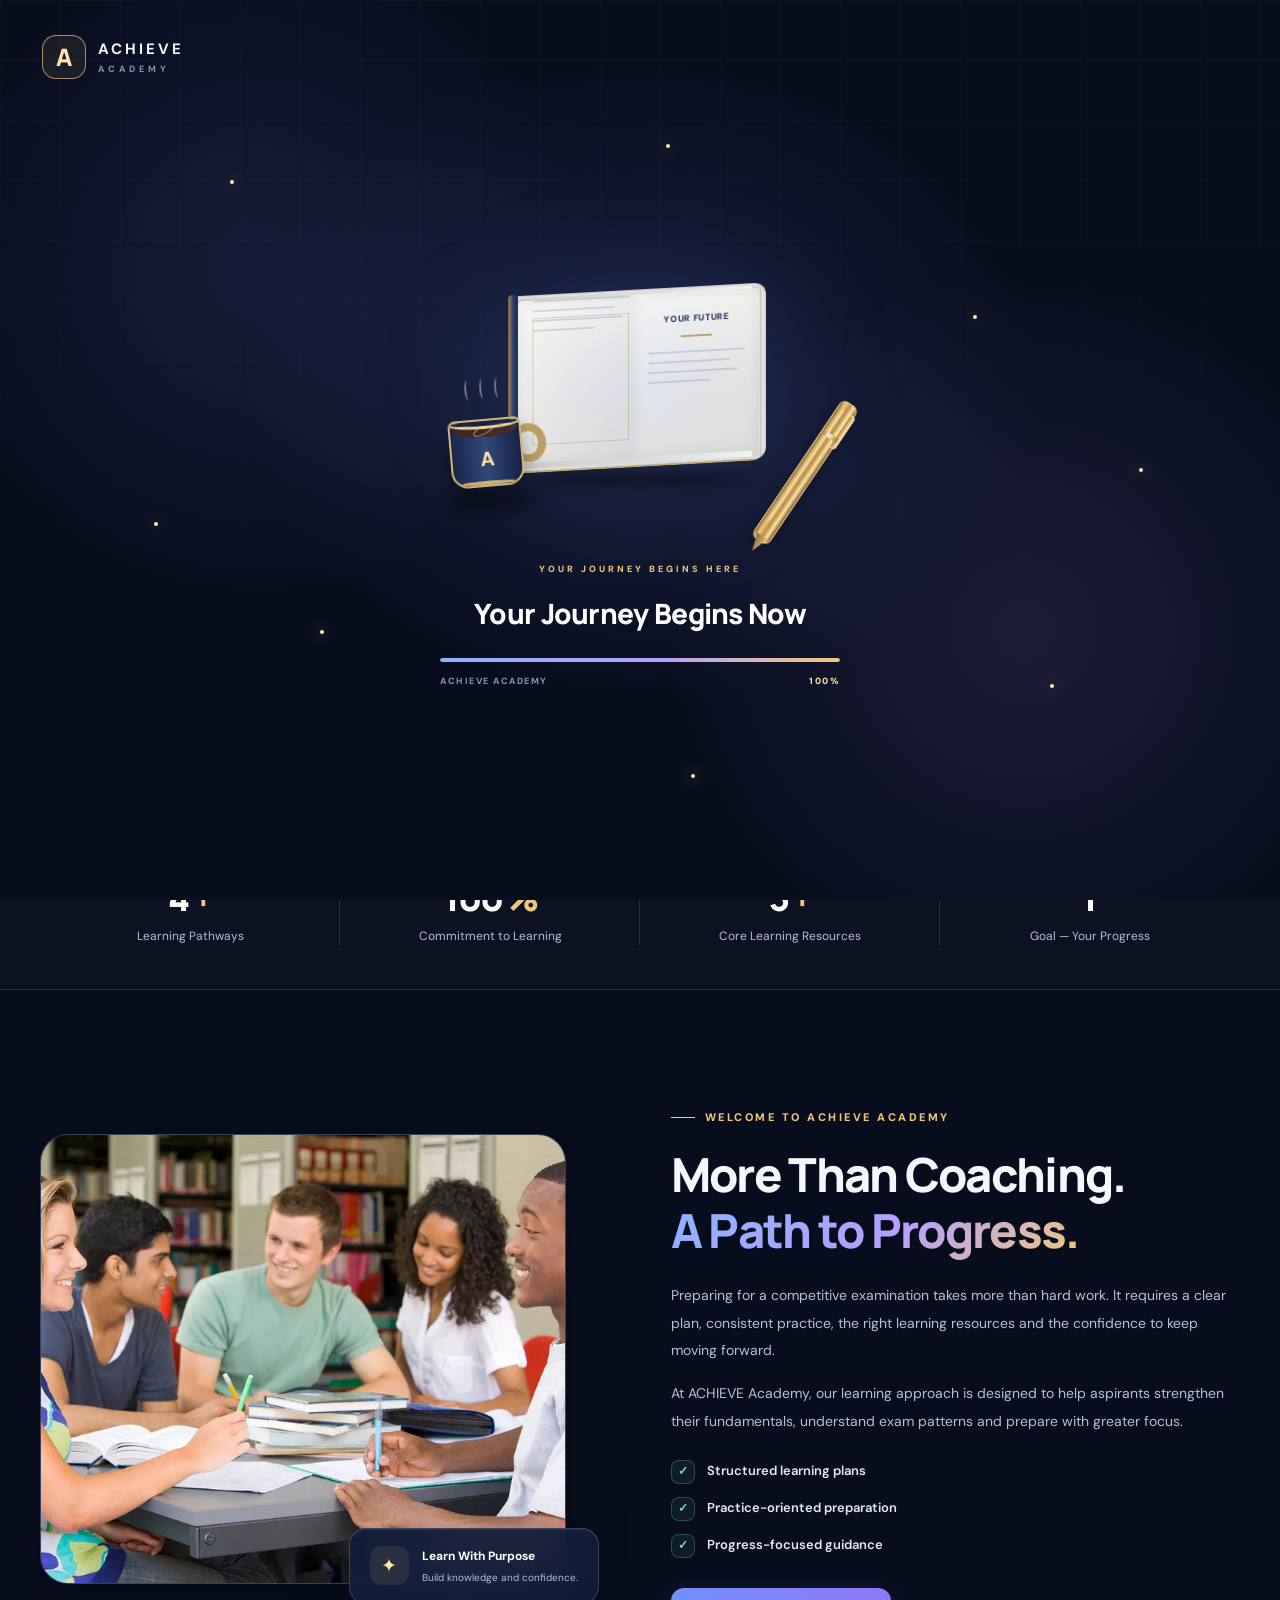
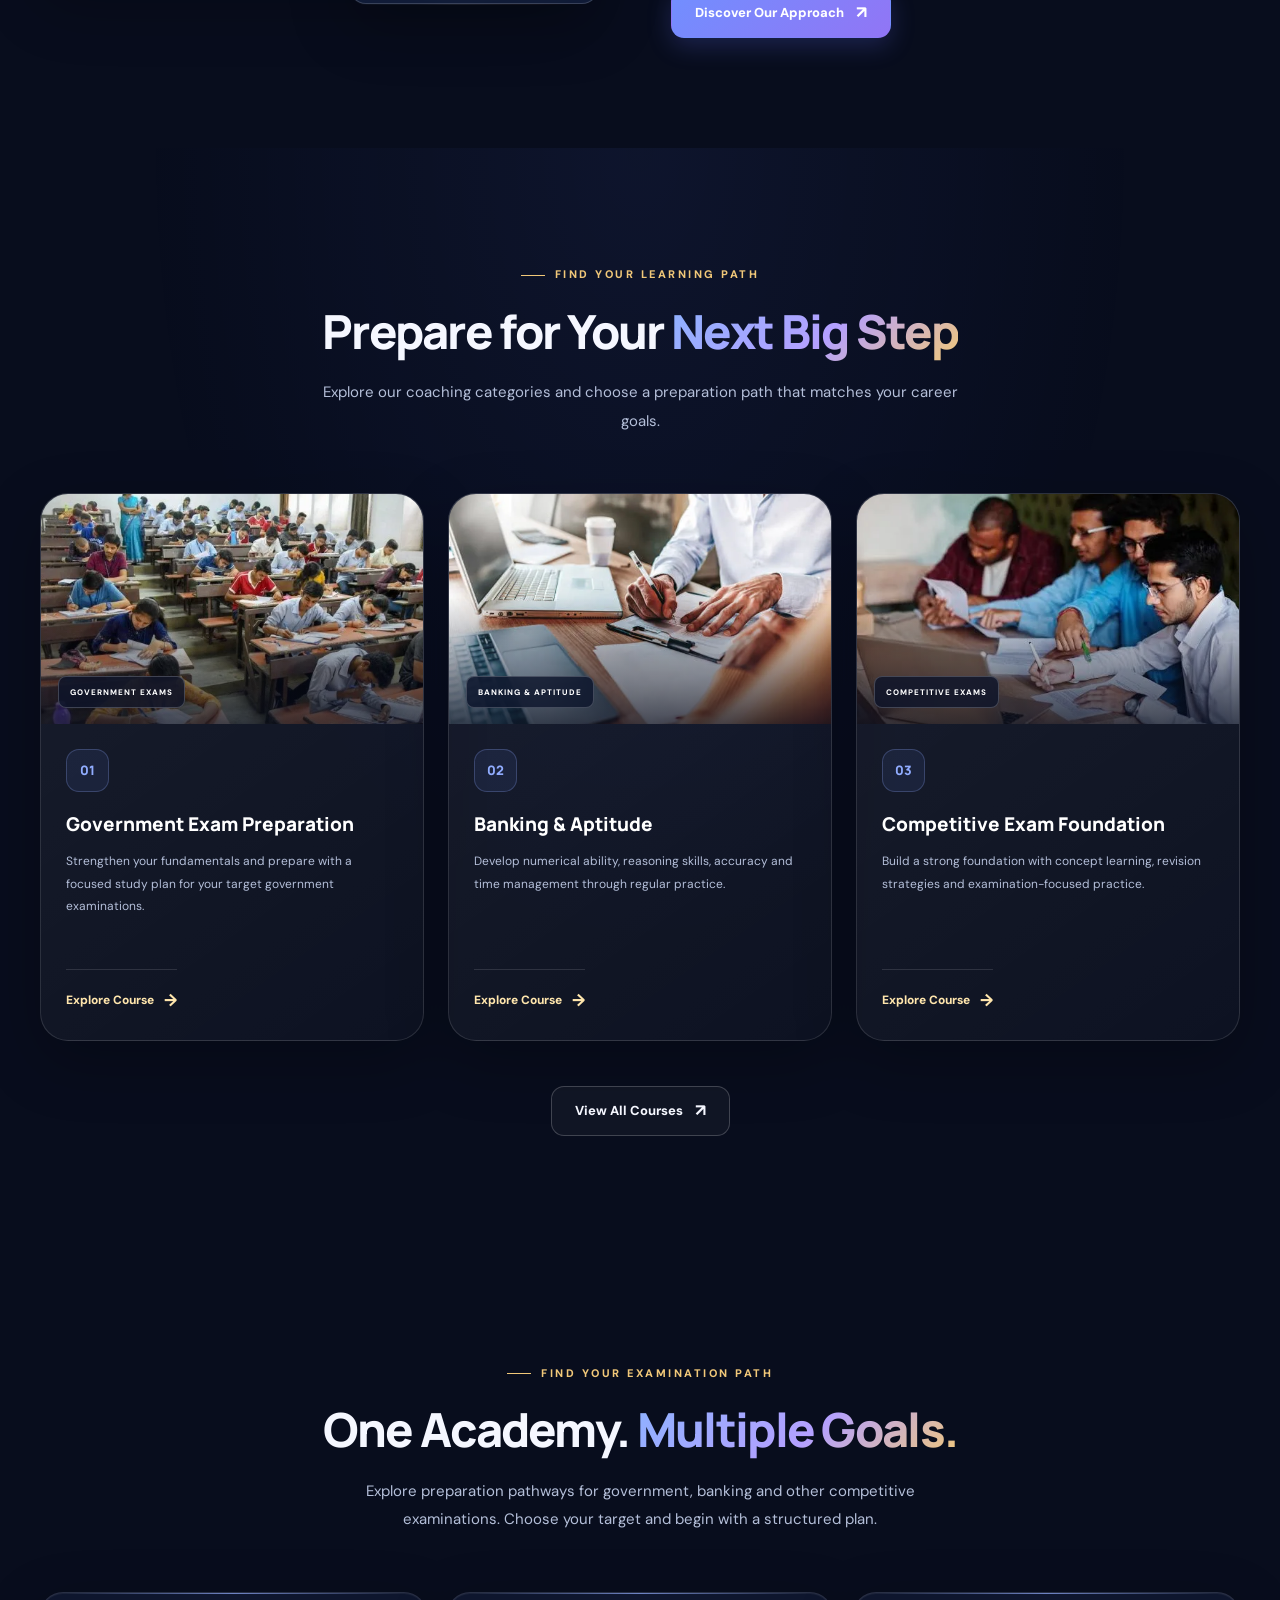
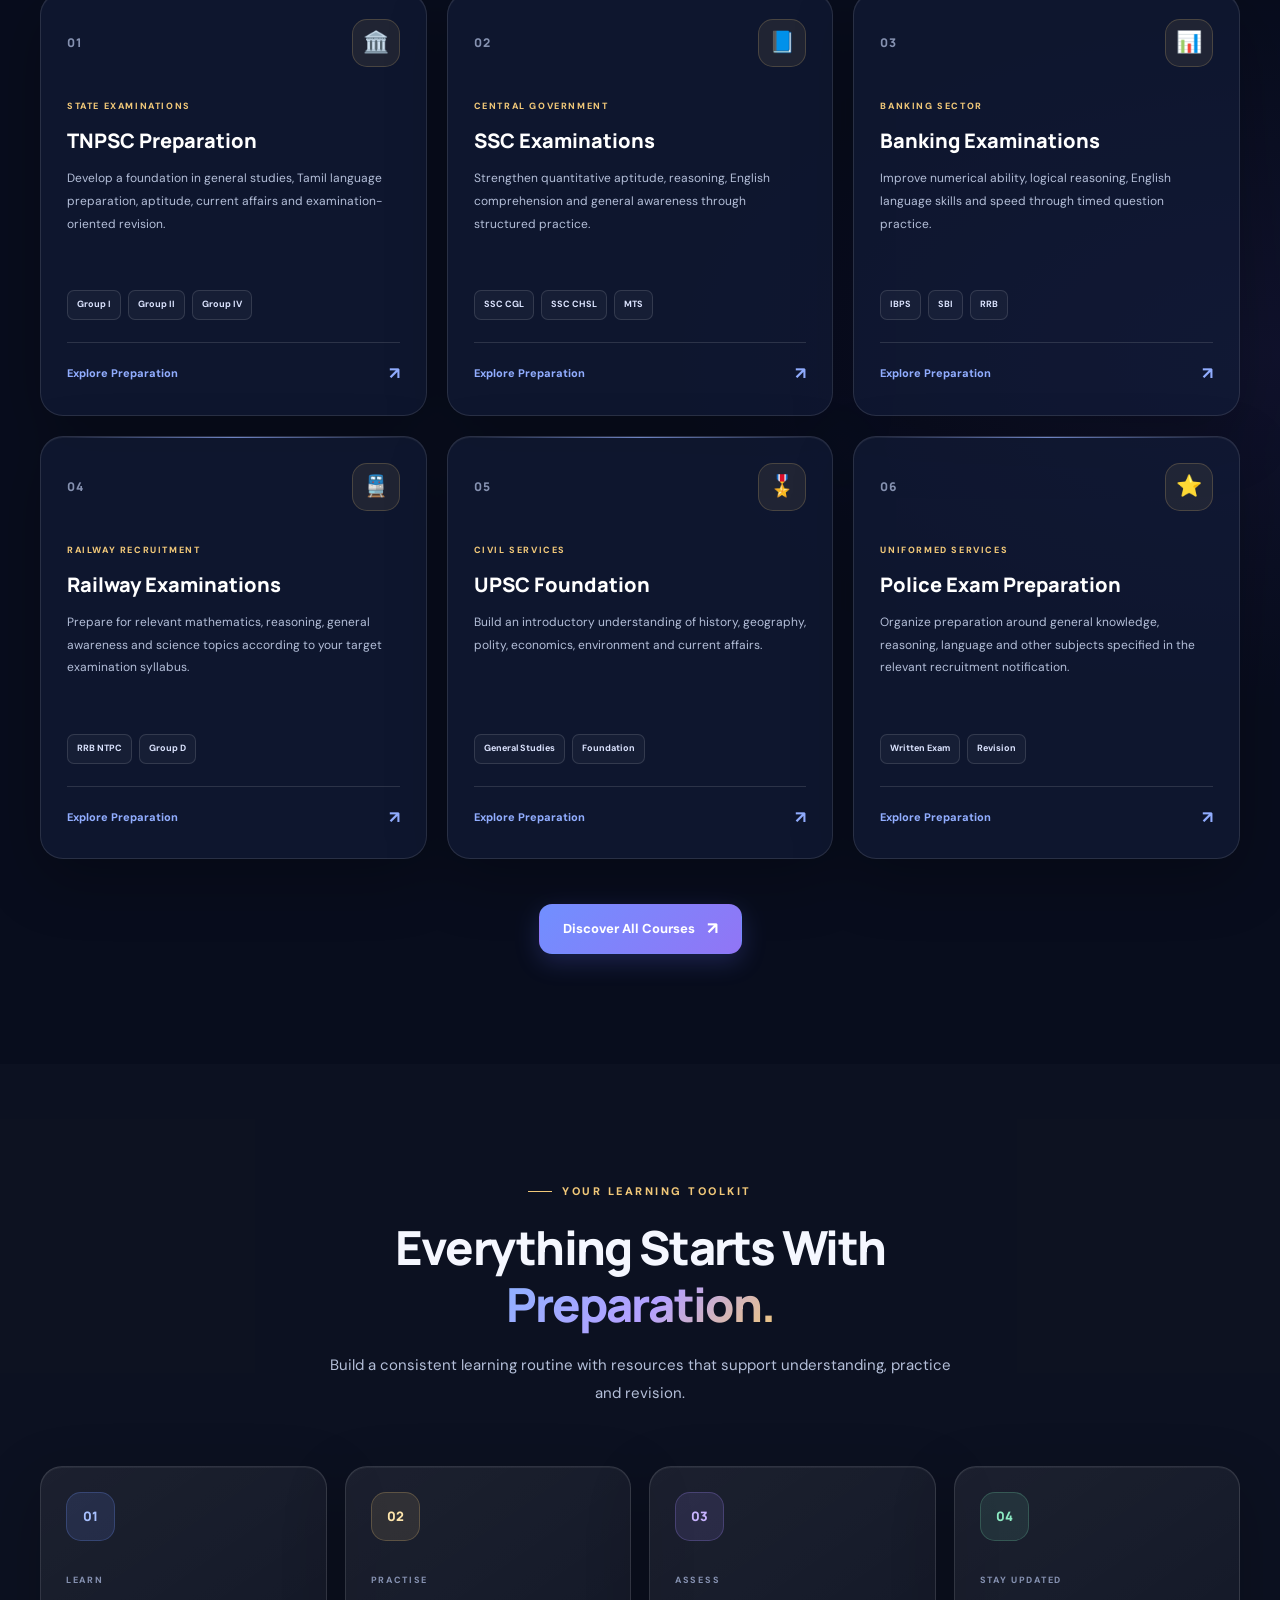
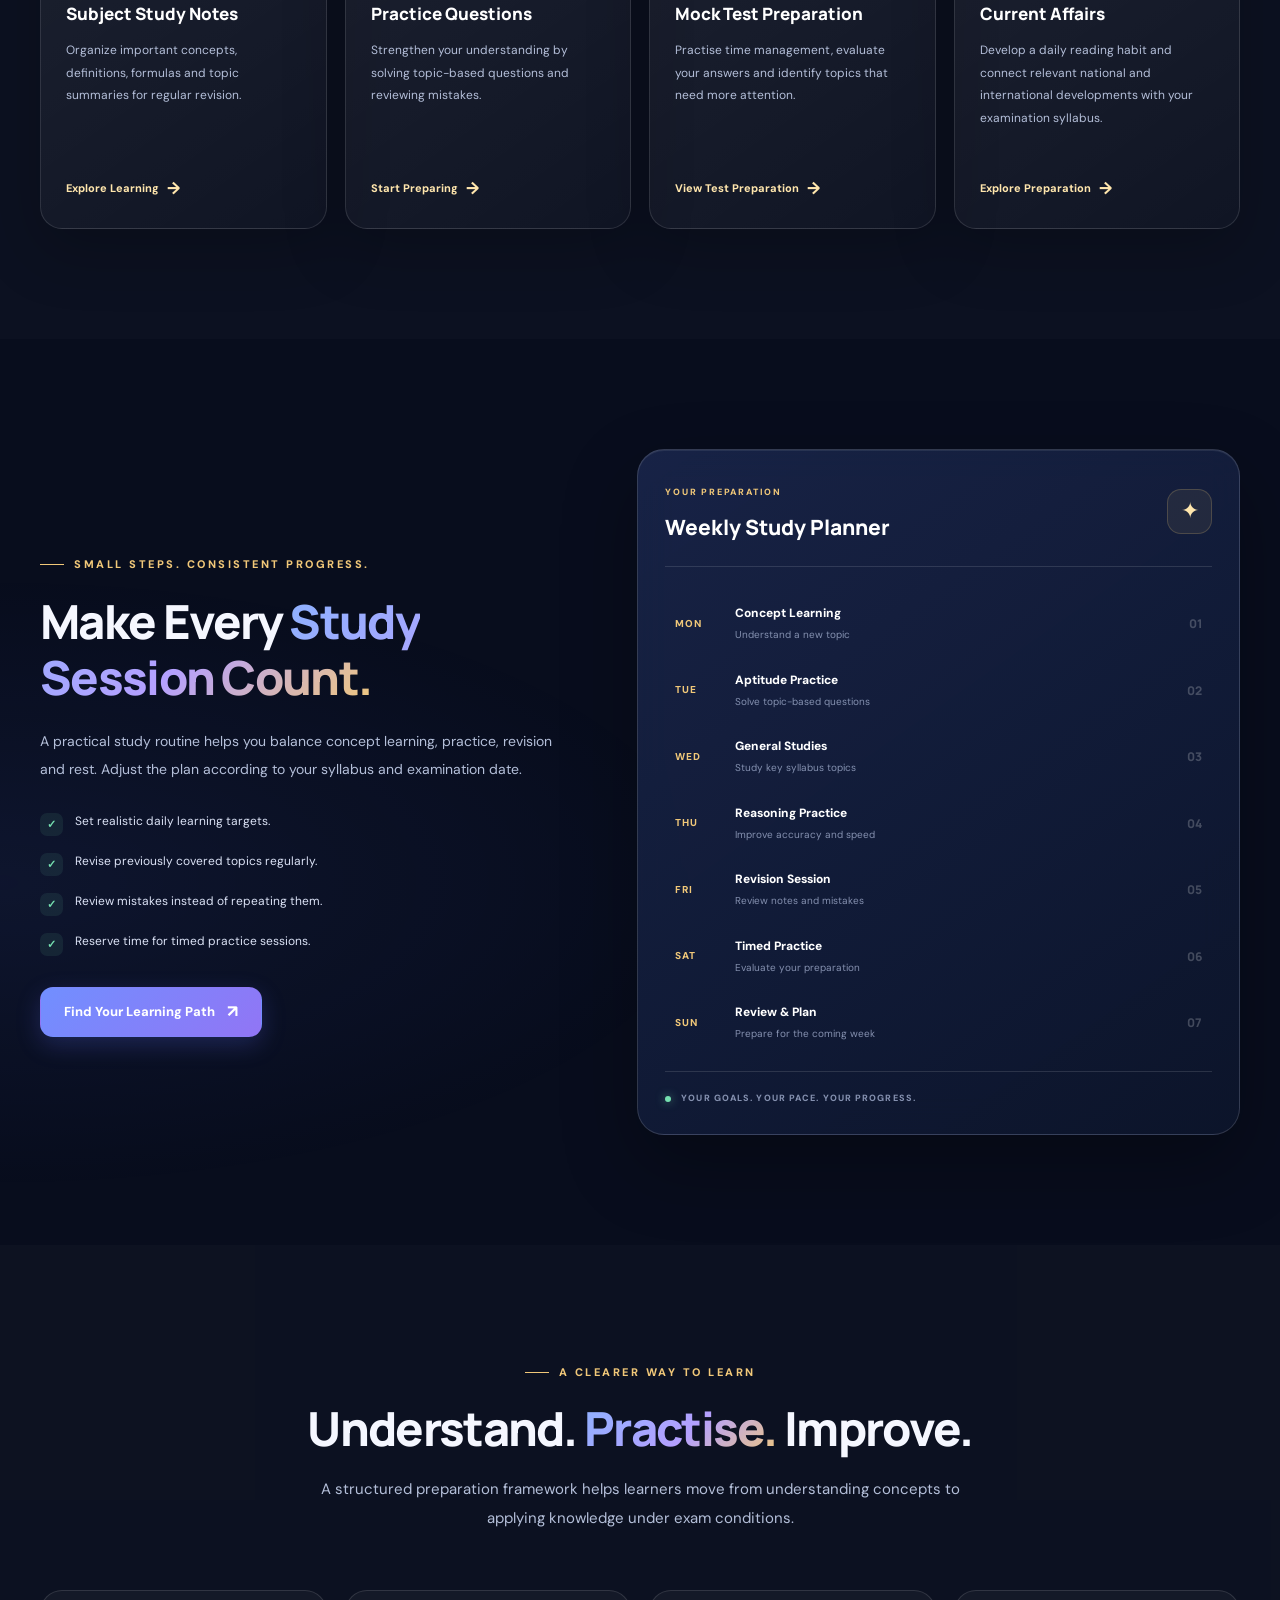
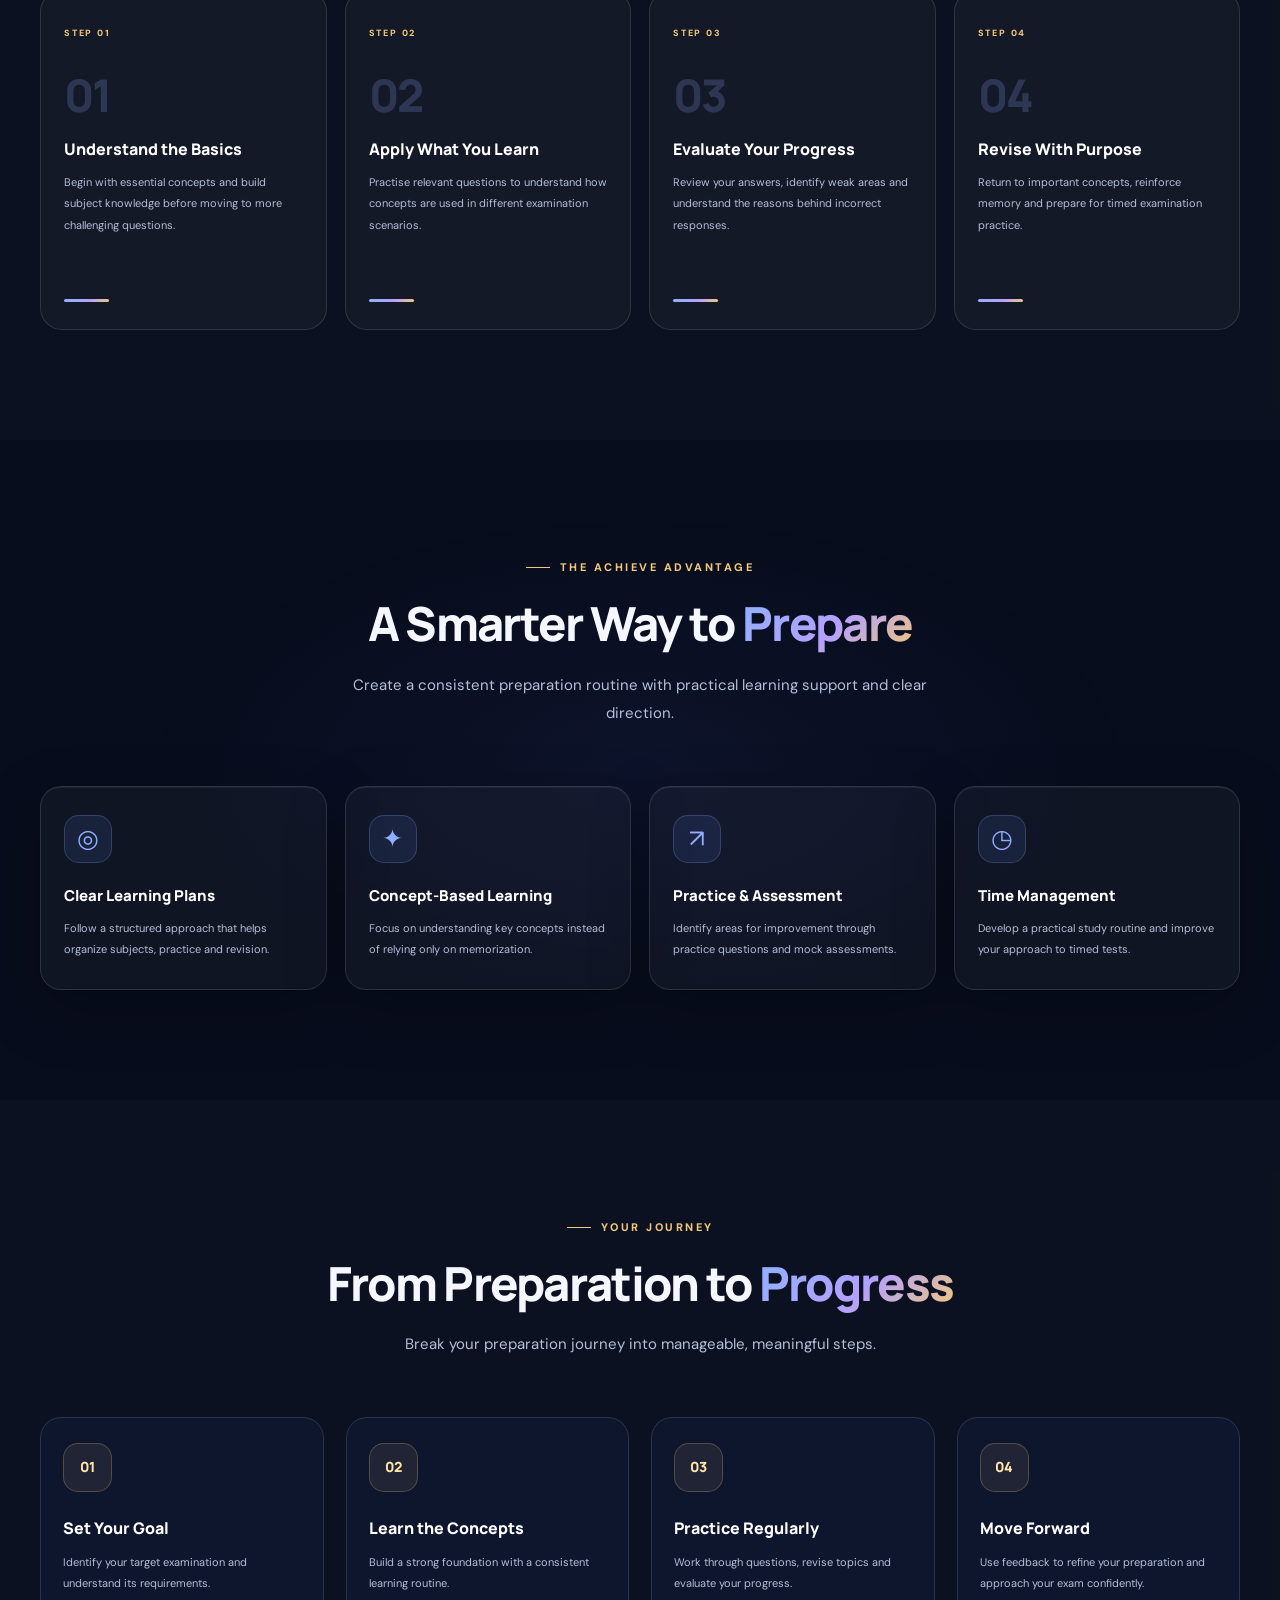
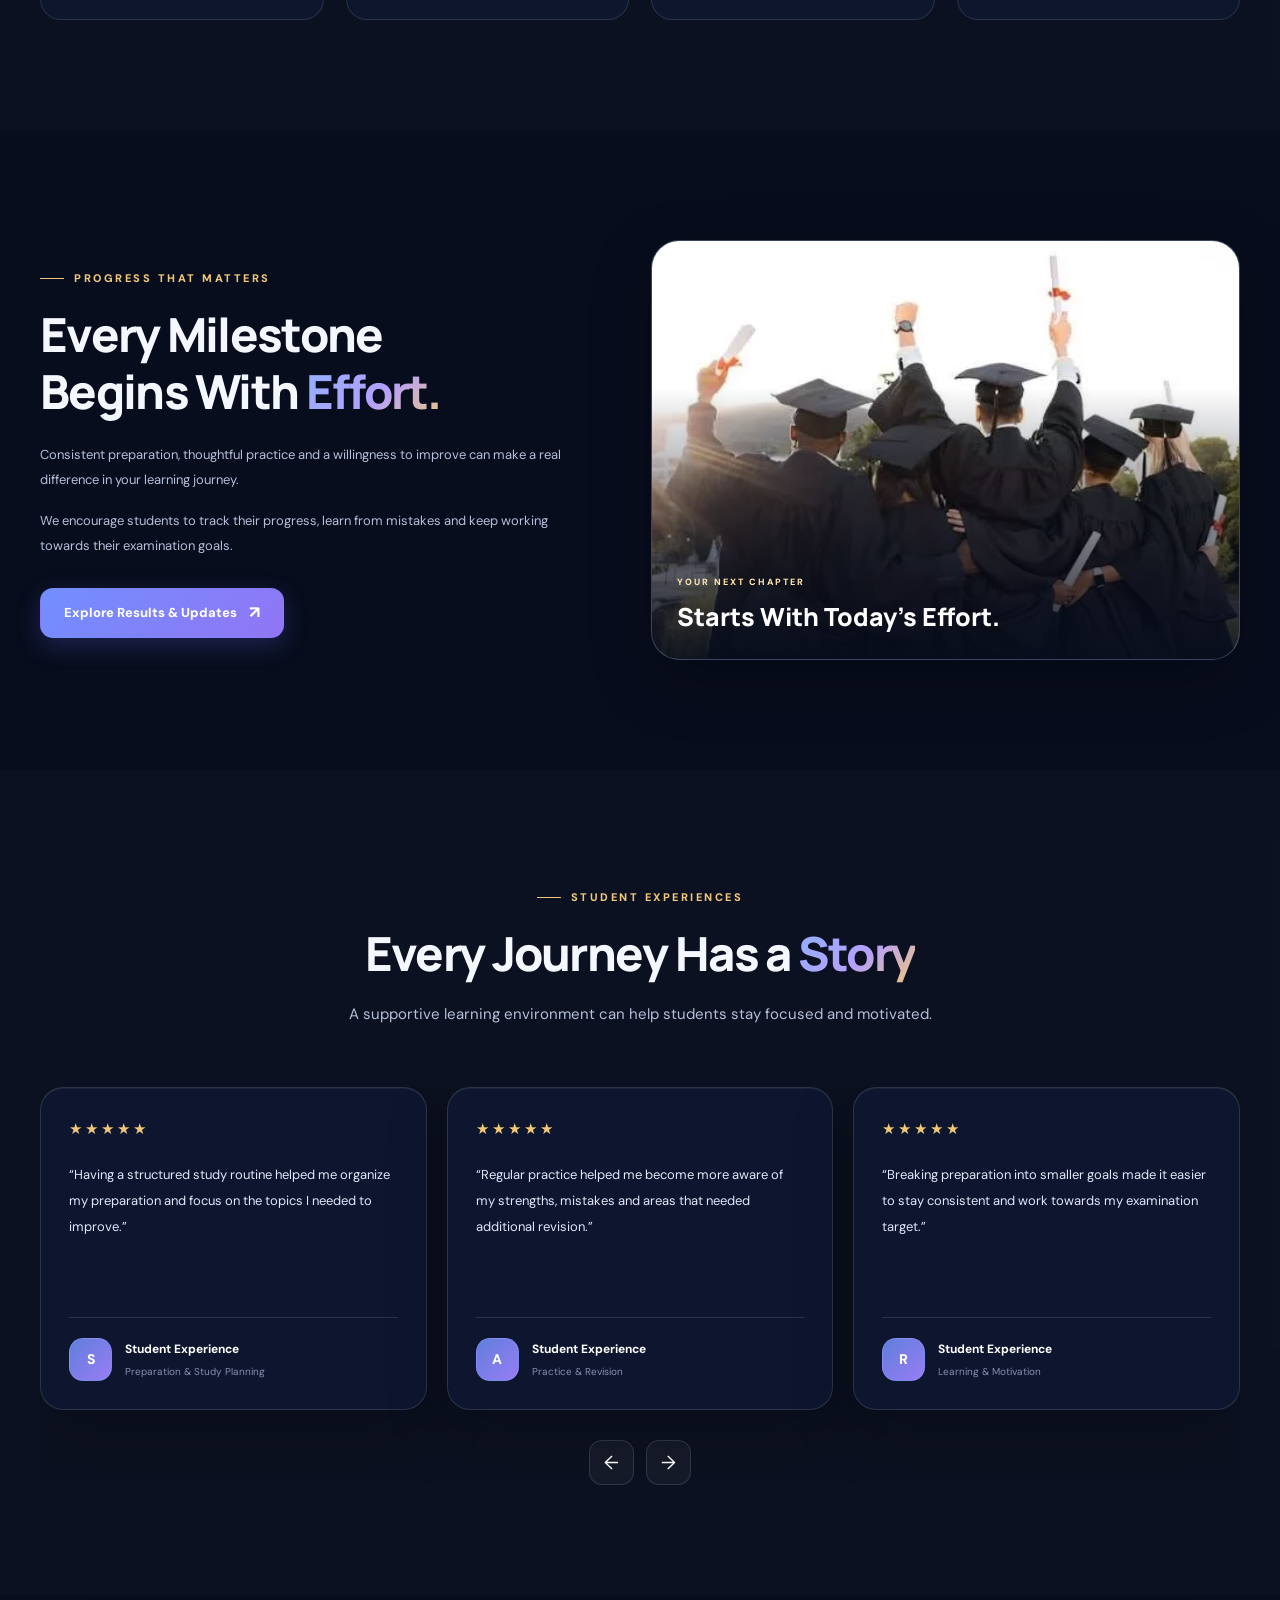
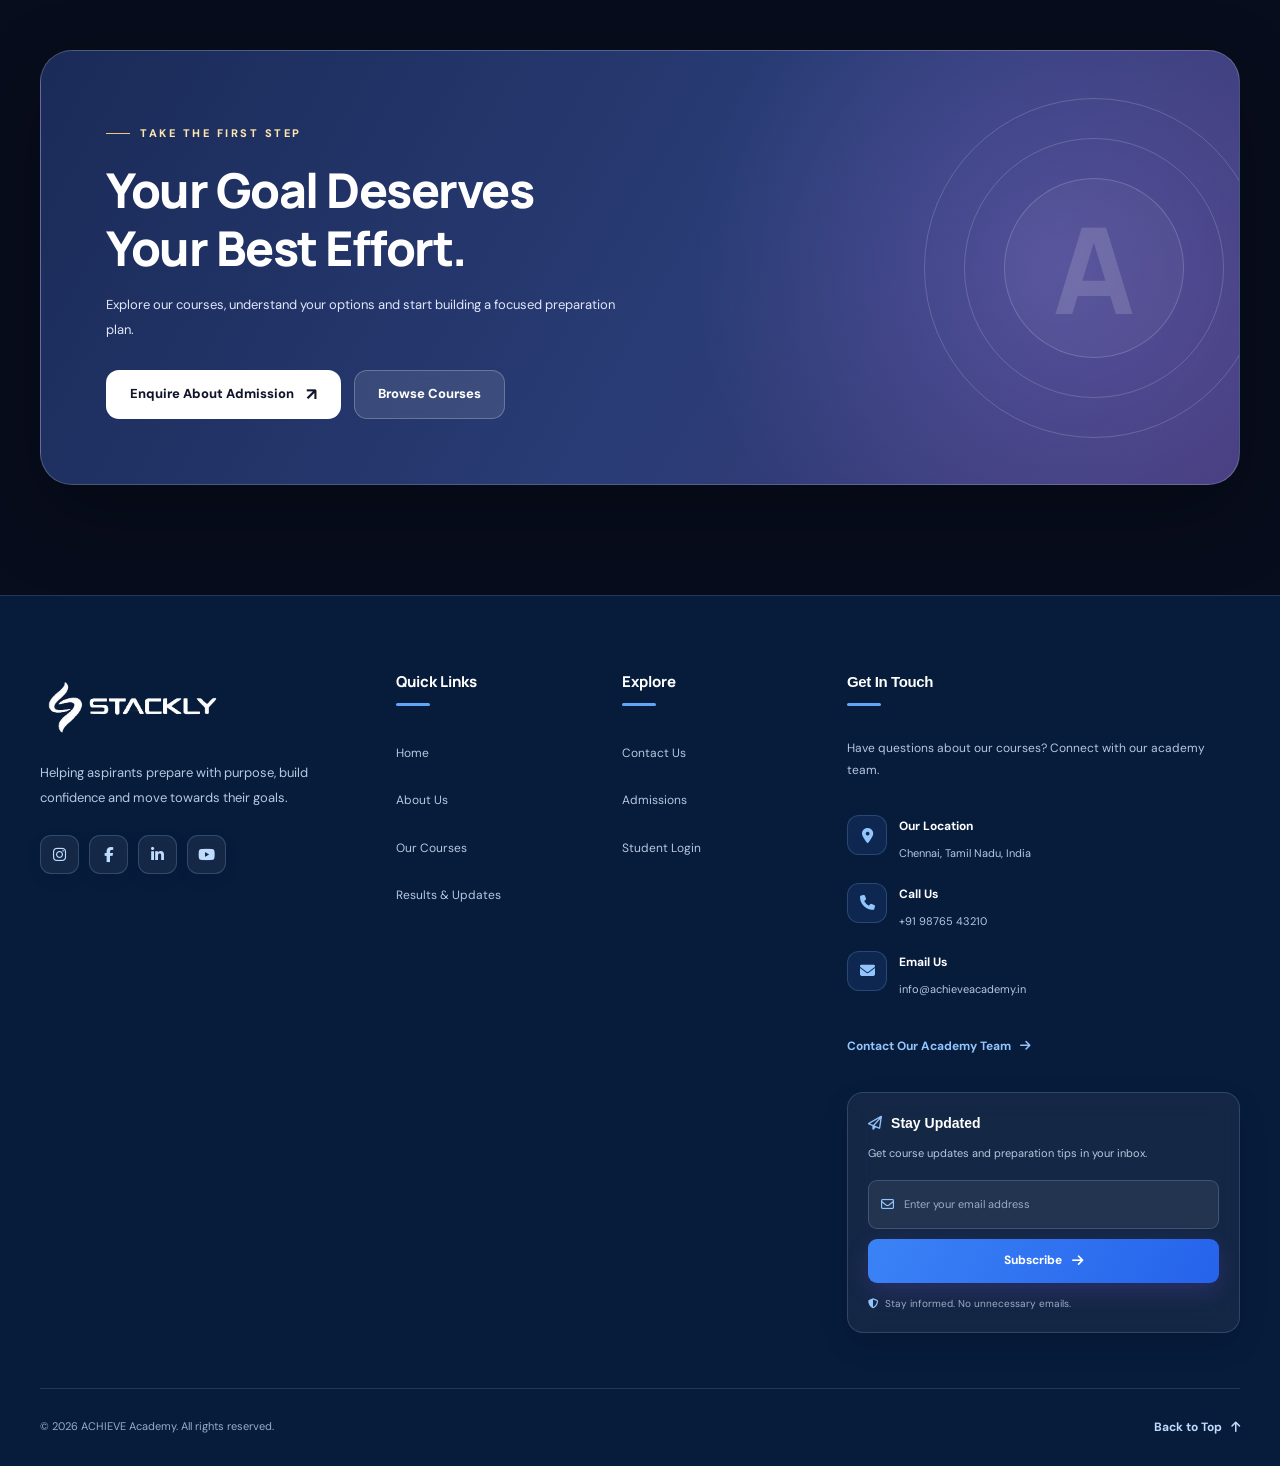
<file: index.html>
<!DOCTYPE html>
<html lang="en">
<head>
    <meta charset="UTF-8">

    <meta name="viewport" content="width=device-width, initial-scale=1.0">

    <title>HOME</title>

    <meta name="description"
          content="Prepare for competitive examinations with ACHIEVE Academy. Expert faculty, structured study plans, mock tests and personalized guidance.">

    <meta name="keywords"
          content="competitive exam coaching, government exam coaching, banking exams, SSC coaching, TNPSC coaching, ACHIEVE Academy">

    <meta name="theme-color" content="#101a36">

    <!-- Google Fonts -->
    <link rel="preconnect" href="https://fonts.googleapis.com">
    <link rel="preconnect" href="https://fonts.gstatic.com" crossorigin>

    <link href="https://fonts.googleapis.com/css2?family=DM+Sans:wght@400;500;600;700;800&family=Manrope:wght@400;500;600;700;800&display=swap"
          rel="stylesheet">

    <!-- Main CSS -->
    <link rel="stylesheet" href="css/style.css">

    <!-- Responsive CSS -->
    <link rel="stylesheet" href="css/responsive.css">



    <link
    rel="stylesheet"
    href="https://cdnjs.cloudflare.com/ajax/libs/font-awesome/6.7.2/css/all.min.css"
>

   
</head>

<body>

   <!-- =========================================
     ACHIEVE ACADEMY 3D PRELOADER
========================================= -->

<div class="academy-preloader" id="academyPreloader">

    <div class="preloader-background"></div>

    <!-- BACKGROUND PARTICLES -->

    <div class="preloader-particles">
        <span></span>
        <span></span>
        <span></span>
        <span></span>
        <span></span>
        <span></span>
        <span></span>
        <span></span>
    </div>


    <!-- TOP BRAND -->

    <div class="preloader-brand">

        <div class="preloader-brand-icon">A</div>

        <div>
            <strong>ACHIEVE</strong>
            <span>ACADEMY</span>
        </div>

    </div>


    <!-- 3D SCENE -->

    <div class="preloader-scene" id="preloaderScene">


        <!-- BOOK -->

        <div class="book-assembly" id="bookAssembly">

            <div class="book-shadow"></div>

            <div class="book-3d">

                <!-- BACK COVER -->

                <div class="book-back-cover"></div>


                <!-- PAGES -->

                <div class="book-pages">

                    <div class="page page-1"></div>
                    <div class="page page-2"></div>
                    <div class="page page-3"></div>
                    <div class="page page-4"></div>
                    <div class="page page-5"></div>

                </div>


                <!-- LEFT PAGE -->

                <div class="book-left-page">

                    <div class="page-decoration"></div>

                    <div class="page-lines">
                        <span></span>
                        <span></span>
                        <span></span>
                        <span></span>
                    </div>

                </div>


                <!-- RIGHT PAGE -->

                <div class="book-right-page">

                    <div class="page-title">YOUR FUTURE</div>

                    <div class="page-gold-line"></div>

                    <div class="page-lines">
                        <span></span>
                        <span></span>
                        <span></span>
                        <span></span>
                    </div>

                </div>


                <!-- FRONT COVER -->

                <div class="book-cover" id="bookCover">

                    <div class="cover-border"></div>

                    <div class="cover-emblem">A</div>

                    <div class="cover-title">
                        ACHIEVE
                    </div>

                    <div class="cover-subtitle">
                        ACADEMY
                    </div>

                    <div class="cover-divider"></div>

                    <div class="cover-caption">
                        LEARN · PRACTISE · SUCCEED
                    </div>

                </div>


                <!-- BOOK SPINE -->

                <div class="book-spine"></div>

            </div>

        </div>



        <!-- 3D PEN -->

        <div class="pen-assembly" id="penAssembly">

            <div class="pen-body">

                <div class="pen-clip"></div>

                <div class="pen-band"></div>

                <div class="pen-tip"></div>

                <div class="pen-highlight"></div>

            </div>

        </div>



        <!-- COFFEE CUP -->

        <div class="cup-assembly" id="cupAssembly">

            <div class="cup-handle"></div>

            <div class="coffee-cup">

                <div class="cup-rim"></div>

                <div class="coffee-surface">

                    <div class="coffee-swirl"></div>

                </div>

                <div class="cup-logo">A</div>

                <div class="cup-bottom"></div>

            </div>

            <div class="cup-shadow"></div>

            <!-- STEAM -->

            <div class="coffee-steam">

                <span></span>
                <span></span>
                <span></span>

            </div>

        </div>


        <!-- GOLD LIGHT -->

        <div class="preloader-glow"></div>


    </div>


    <!-- LOADING TEXT -->

    <div class="preloader-information">

        <span class="preloader-eyebrow">
            YOUR JOURNEY BEGINS HERE
        </span>

        <h2 id="preloaderMessage">
            Preparing Your Future
        </h2>

        <div class="preloader-progress">

            <div class="preloader-progress-fill"
                 id="preloaderProgress"></div>

        </div>

        <div class="preloader-bottom">

            <span>ACHIEVE ACADEMY</span>

            <span id="preloaderPercentage">00%</span>

        </div>

    </div>

</div>


   


    <!-- =========================================
     ACHIEVE ACADEMY — HEADER NAVIGATION
========================================= -->

<header class="site-header" id="siteHeader">

    <div class="container nav-container">

        <!-- LOGO -->
        <a href="index.html"
           class="brand-logo"
           aria-label="Achieve Academy Home">

            <img src="assets/logo.webp"
                 alt="Achieve Academy Logo">

        </a>


        <!-- MOBILE MENU TOGGLE -->
        <button class="menu-toggle"
                id="menuToggle"
                type="button"
                aria-label="Open navigation menu"
                aria-controls="mainNav"
                aria-expanded="false">

            <span></span>
            <span></span>
            <span></span>

        </button>


        <!-- NAVIGATION -->
        <nav class="main-nav" id="mainNav">

            <!-- HOME -->
            <a href="index.html" class="active">
                Home
            </a>

            <!-- ABOUT -->
            <a href="about.html">
                About Us
            </a>

            <!-- COURSES -->
            <a href="courses.html">
                Courses
            </a>

            <!-- RESULTS -->
            <a href="results.html">
                Results
            </a>

            <!-- CONTACT -->
            <a href="contact.html">
                Contact
            </a>

            <!-- LOGIN -->
            <button class="btn btn-outline login-trigger"
                    type="button">

                Login

            </button>

            <!-- JOIN NOW -->
            <a href="contact.html#admission"
               class="btn btn-primary nav-cta">

                Join Now <span aria-hidden="true">↗</span>

            </a>

        </nav>

    </div>


    <!-- SCROLL PROGRESS -->
    <div class="scroll-progress"
         id="scrollProgress">
    </div>

</header>


<!-- =========================================
     MOBILE NAVIGATION OVERLAY
========================================= -->

<div class="mobile-nav-overlay"
     id="mobileNavOverlay"
     aria-hidden="true">
</div>



    <main>

        <!-- ======================================
             HERO SECTION
        ======================================= -->

        <section class="hero-section">

            <div class="container hero-grid">

                <div class="hero-content reveal">

                    <div class="eyebrow">
                        <span class="eyebrow-dot"></span>
                        YOUR JOURNEY TO SUCCESS STARTS HERE
                    </div>

                    <h1>
                        Dream Big.<br>
                        Prepare Smart.<br>

                        <span class="gradient-text">
                            Achieve More.
                        </span>
                    </h1>

                    <p class="hero-description">
                        Turn your ambition into achievement with expert
                        guidance, structured preparation, focused practice
                        and a learning environment built around your goals.
                    </p>

                    <div class="hero-actions">

                        <a href="404.html"
                           class="btn btn-primary btn-large">
                            Explore Our Courses
                            <span>↗</span>
                        </a>

                        <button class="btn btn-text login-trigger"
                                type="button">
                            Student Login
                            <span>→</span>
                        </button>

                    </div>

                    <div class="hero-trust">

                        <div class="trust-avatars">
                            <span>A</span>
                            <span>S</span>
                            <span>R</span>
                            <span>+</span>
                        </div>

                        <div>
                            <strong>One Goal. Endless Possibilities.</strong>
                            <p>Build your future with focused preparation.</p>
                        </div>

                    </div>

                </div>


                <!-- Hero image slider -->

                <div class="hero-visual reveal">

                    <div class="hero-image-frame">

                        <div class="hero-top-label">
                            <span class="live-dot"></span>
                            YOUR FUTURE STARTS TODAY
                        </div>

                        <img
                            src="assets/h1.webp"
                            class="hero-image active"
                            alt="Students preparing for competitive examinations"
                        >

                        <img
                            src="assets/h2.webp"
                            class="hero-image"
                            alt="Focused learning and exam preparation"
                        >

                        <img
                            src="assets/h3.webp"
                            class="hero-image"
                            alt="Students working towards academic success"
                        >

                        <div class="hero-image-overlay"></div>

                        <div class="hero-caption">
                            <span>YOUR AMBITION MATTERS</span>
                            <h3>Every great achievement begins with a decision.</h3>
                        </div>

                    </div>


                    <div class="floating-card floating-card-top">
                        <div class="floating-icon">✦</div>

                        <div>
                            <strong>Expert Guidance</strong>
                            <small>Learn with purpose</small>
                        </div>
                    </div>


                    <div class="floating-card floating-card-bottom">
                        <div class="floating-icon">✓</div>

                        <div>
                            <strong>Structured Learning</strong>
                            <small>Practice. Progress. Prepare.</small>
                        </div>
                    </div>


                    <div class="hero-dots" aria-label="Hero image controls">

                        <button class="hero-dot active"
                                type="button"
                                aria-label="Show image 1"></button>

                        <button class="hero-dot"
                                type="button"
                                aria-label="Show image 2"></button>

                        <button class="hero-dot"
                                type="button"
                                aria-label="Show image 3"></button>

                    </div>

                </div>

            </div>

            <div class="hero-bottom-curve"></div>

        </section>


        <!-- ======================================
             STATS SECTION
        ======================================= -->

        <section class="stats-section">

            <div class="container stats-grid">

                <div class="stat-item reveal">
                    <span class="stat-number" data-count="4">0</span>
                    <span class="stat-suffix">+</span>
                    <p>Learning Pathways</p>
                </div>

                <div class="stat-item reveal">
                    <span class="stat-number" data-count="100">0</span>
                    <span class="stat-suffix">%</span>
                    <p>Commitment to Learning</p>
                </div>

                <div class="stat-item reveal">
                    <span class="stat-number" data-count="3">0</span>
                    <span class="stat-suffix">+</span>
                    <p>Core Learning Resources</p>
                </div>

                <div class="stat-item reveal">
                    <span class="stat-number" data-count="1">0</span>
                    <span class="stat-suffix"></span>
                    <p>Goal — Your Progress</p>
                </div>

            </div>

        </section>


        <!-- ======================================
             ABOUT / INTRODUCTION
        ======================================= -->

        <section class="section about-preview">

            <div class="container about-grid">

                <div class="about-visual reveal">

                    <div class="about-image-main">
                        <img
                            src="assets/h4.webp"
                            alt="ACHIEVE Academy learning environment"
                            loading="lazy"
                        >
                    </div>

                    <div class="about-note">
                        <span class="note-icon">✦</span>

                        <div>
                            <strong>Learn With Purpose</strong>
                            <p>Build knowledge and confidence.</p>
                        </div>
                    </div>

                </div>


                <div class="about-content reveal">

                    <span class="section-kicker">
                        WELCOME TO ACHIEVE ACADEMY
                    </span>

                    <h2 class="section-title">
                        More Than Coaching.<br>
                        <span class="gradient-text">A Path to Progress.</span>
                    </h2>

                    <p>
                        Preparing for a competitive examination takes
                        more than hard work. It requires a clear plan,
                        consistent practice, the right learning resources
                        and the confidence to keep moving forward.
                    </p>

                    <p>
                        At ACHIEVE Academy, our learning approach is
                        designed to help aspirants strengthen their
                        fundamentals, understand exam patterns and
                        prepare with greater focus.
                    </p>

                    <div class="feature-list">

                        <div class="feature-list-item">
                            <span class="check-icon">✓</span>
                            Structured learning plans
                        </div>

                        <div class="feature-list-item">
                            <span class="check-icon">✓</span>
                            Practice-oriented preparation
                        </div>

                        <div class="feature-list-item">
                            <span class="check-icon">✓</span>
                            Progress-focused guidance
                        </div>

                    </div>

                    <a href="404.html" class="btn btn-primary">
                        Discover Our Approach
                        <span>↗</span>
                    </a>

                </div>

            </div>

            <div class="section-curve"></div>

        </section>


        <!-- ======================================
             COURSES SECTION
        ======================================= -->

        <section class="section courses-section">

            <div class="container">

                <div class="section-heading reveal">

                    <span class="section-kicker">
                        FIND YOUR LEARNING PATH
                    </span>

                    <h2 class="section-title">
                        Prepare for Your <span class="gradient-text">Next Big Step</span>
                    </h2>

                    <p>
                        Explore our coaching categories and choose a
                        preparation path that matches your career goals.
                    </p>

                </div>


                <div class="courses-grid">

                    <!-- Course 1 -->

                    <article class="course-card reveal">

                        <div class="course-image">
                            <img
                                src="assets/h5.webp"
                                alt="Government examination preparation"
                                loading="lazy"
                            >

                            <span class="course-tag">
                                GOVERNMENT EXAMS
                            </span>
                        </div>

                        <div class="course-body">

                            <div class="course-icon">01</div>

                            <h3>Government Exam Preparation</h3>

                            <p>
                                Strengthen your fundamentals and prepare
                                with a focused study plan for your target
                                government examinations.
                            </p>

                            <a href="404.html"
                               class="course-link">
                                Explore Course <span>→</span>
                            </a>

                        </div>

                    </article>


                    <!-- Course 2 -->

                    <article class="course-card reveal">

                        <div class="course-image">
                            <img
                                src="assets/h6.webp"
                                alt="Banking and aptitude exam preparation"
                                loading="lazy"
                            >

                            <span class="course-tag">
                                BANKING & APTITUDE
                            </span>
                        </div>

                        <div class="course-body">

                            <div class="course-icon">02</div>

                            <h3>Banking & Aptitude</h3>

                            <p>
                                Develop numerical ability, reasoning
                                skills, accuracy and time management
                                through regular practice.
                            </p>

                            <a href="404.html"
                               class="course-link">
                                Explore Course <span>→</span>
                            </a>

                        </div>

                    </article>


                    <!-- Course 3 -->

                    <article class="course-card reveal">

                        <div class="course-image">
                            <img
                                src="assets/h7.webp"
                                alt="General competitive examination preparation"
                                loading="lazy"
                            >

                            <span class="course-tag">
                                COMPETITIVE EXAMS
                            </span>
                        </div>

                        <div class="course-body">

                            <div class="course-icon">03</div>

                            <h3>Competitive Exam Foundation</h3>

                            <p>
                                Build a strong foundation with concept
                                learning, revision strategies and
                                examination-focused practice.
                            </p>

                            <a href="404.html"
                               class="course-link">
                                Explore Course <span>→</span>
                            </a>

                        </div>

                    </article>

                </div>


                <div class="section-center reveal">
                    <a href="404.html" class="btn btn-outline">
                        View All Courses <span>↗</span>
                    </a>
                </div>

            </div>

            <div class="section-curve"></div>

        </section>


        <!-- =====================================================
     POPULAR EXAM CATEGORIES
===================================================== -->

<section class="section exam-categories-section">

    <div class="container">

        <div class="section-heading reveal">

            <span class="section-kicker">
                FIND YOUR EXAMINATION PATH
            </span>

            <h2 class="section-title">
                One Academy.
                <span class="gradient-text">Multiple Goals.</span>
            </h2>

            <p>
                Explore preparation pathways for government,
                banking and other competitive examinations.
                Choose your target and begin with a structured plan.
            </p>

        </div>


        <div class="exam-category-grid">

            <article class="exam-category-card reveal">

                <div class="exam-category-top">
                    <span class="exam-category-number">01</span>
                    <span class="exam-category-icon">🏛️</span>
                </div>

                <span class="exam-category-label">STATE EXAMINATIONS</span>

                <h3>TNPSC Preparation</h3>

                <p>
                    Develop a foundation in general studies,
                    Tamil language preparation, aptitude,
                    current affairs and examination-oriented revision.
                </p>

                <div class="exam-tags">
                    <span>Group I</span>
                    <span>Group II</span>
                    <span>Group IV</span>
                </div>

                <a href="404.html" class="exam-category-link">
                    Explore Preparation <span>↗</span>
                </a>

            </article>


            <article class="exam-category-card reveal">

                <div class="exam-category-top">
                    <span class="exam-category-number">02</span>
                    <span class="exam-category-icon">📘</span>
                </div>

                <span class="exam-category-label">CENTRAL GOVERNMENT</span>

                <h3>SSC Examinations</h3>

                <p>
                    Strengthen quantitative aptitude, reasoning,
                    English comprehension and general awareness
                    through structured practice.
                </p>

                <div class="exam-tags">
                    <span>SSC CGL</span>
                    <span>SSC CHSL</span>
                    <span>MTS</span>
                </div>

                <a href="404.html" class="exam-category-link">
                    Explore Preparation <span>↗</span>
                </a>

            </article>


            <article class="exam-category-card reveal">

                <div class="exam-category-top">
                    <span class="exam-category-number">03</span>
                    <span class="exam-category-icon">📊</span>
                </div>

                <span class="exam-category-label">BANKING SECTOR</span>

                <h3>Banking Examinations</h3>

                <p>
                    Improve numerical ability, logical reasoning,
                    English language skills and speed through
                    timed question practice.
                </p>

                <div class="exam-tags">
                    <span>IBPS</span>
                    <span>SBI</span>
                    <span>RRB</span>
                </div>

                <a href="404.html" class="exam-category-link">
                    Explore Preparation <span>↗</span>
                </a>

            </article>


            <article class="exam-category-card reveal">

                <div class="exam-category-top">
                    <span class="exam-category-number">04</span>
                    <span class="exam-category-icon">🚆</span>
                </div>

                <span class="exam-category-label">RAILWAY RECRUITMENT</span>

                <h3>Railway Examinations</h3>

                <p>
                    Prepare for relevant mathematics, reasoning,
                    general awareness and science topics according
                    to your target examination syllabus.
                </p>

                <div class="exam-tags">
                    <span>RRB NTPC</span>
                    <span>Group D</span>
                </div>

                <a href="404.html" class="exam-category-link">
                    Explore Preparation <span>↗</span>
                </a>

            </article>


            <article class="exam-category-card reveal">

                <div class="exam-category-top">
                    <span class="exam-category-number">05</span>
                    <span class="exam-category-icon">🎖️</span>
                </div>

                <span class="exam-category-label">CIVIL SERVICES</span>

                <h3>UPSC Foundation</h3>

                <p>
                    Build an introductory understanding of history,
                    geography, polity, economics, environment
                    and current affairs.
                </p>

                <div class="exam-tags">
                    <span>General Studies</span>
                    <span>Foundation</span>
                </div>

                <a href="404.html" class="exam-category-link">
                    Explore Preparation <span>↗</span>
                </a>

            </article>


            <article class="exam-category-card reveal">

                <div class="exam-category-top">
                    <span class="exam-category-number">06</span>
                    <span class="exam-category-icon">⭐</span>
                </div>

                <span class="exam-category-label">UNIFORMED SERVICES</span>

                <h3>Police Exam Preparation</h3>

                <p>
                    Organize preparation around general knowledge,
                    reasoning, language and other subjects specified
                    in the relevant recruitment notification.
                </p>

                <div class="exam-tags">
                    <span>Written Exam</span>
                    <span>Revision</span>
                </div>

                <a href="404.htm" class="exam-category-link">
                    Explore Preparation <span>↗</span>
                </a>

            </article>

        </div>


        <div class="section-center reveal">

            <a href="404.html" class="btn btn-primary">
                Discover All Courses <span>↗</span>
            </a>

        </div>

    </div>

</section>


<!-- =====================================================
     STUDY RESOURCES
===================================================== -->

<section class="section study-resources-section">

    <div class="container">

        <div class="section-heading reveal">

            <span class="section-kicker">
                YOUR LEARNING TOOLKIT
            </span>

            <h2 class="section-title">
                Everything Starts With
                <span class="gradient-text">Preparation.</span>
            </h2>

            <p>
                Build a consistent learning routine with resources
                that support understanding, practice and revision.
            </p>

        </div>


        <div class="study-resources-grid">

            <article class="study-resource-card reveal">

                <div class="resource-icon resource-icon-blue">
                    <span>01</span>
                </div>

                <span class="resource-label">LEARN</span>

                <h3>Subject Study Notes</h3>

                <p>
                    Organize important concepts, definitions,
                    formulas and topic summaries for regular revision.
                </p>

                <a href="404.html">
                    Explore Learning <span>→</span>
                </a>

            </article>


            <article class="study-resource-card reveal">

                <div class="resource-icon resource-icon-gold">
                    <span>02</span>
                </div>

                <span class="resource-label">PRACTISE</span>

                <h3>Practice Questions</h3>

                <p>
                    Strengthen your understanding by solving
                    topic-based questions and reviewing mistakes.
                </p>

                <a href="404.html">
                    Start Preparing <span>→</span>
                </a>

            </article>


            <article class="study-resource-card reveal">

                <div class="resource-icon resource-icon-purple">
                    <span>03</span>
                </div>

                <span class="resource-label">ASSESS</span>

                <h3>Mock Test Preparation</h3>

                <p>
                    Practise time management, evaluate your answers
                    and identify topics that need more attention.
                </p>

                <a href="404.html">
                    View Test Preparation <span>→</span>
                </a>

            </article>


            <article class="study-resource-card reveal">

                <div class="resource-icon resource-icon-green">
                    <span>04</span>
                </div>

                <span class="resource-label">STAY UPDATED</span>

                <h3>Current Affairs</h3>

                <p>
                    Develop a daily reading habit and connect
                    relevant national and international developments
                    with your examination syllabus.
                </p>

                <a href="404.html">
                    Explore Preparation <span>→</span>
                </a>

            </article>

        </div>

    </div>

</section>



<!-- =====================================================
     WEEKLY STUDY PLAN
===================================================== -->

<section class="section weekly-plan-section">

    <div class="container weekly-plan-grid">

        <div class="weekly-plan-content reveal">

            <span class="section-kicker">
                SMALL STEPS. CONSISTENT PROGRESS.
            </span>

            <h2 class="section-title">
                Make Every
                <span class="gradient-text">Study Session Count.</span>
            </h2>

            <p>
                A practical study routine helps you balance
                concept learning, practice, revision and rest.
                Adjust the plan according to your syllabus
                and examination date.
            </p>

            <div class="weekly-plan-features">

                <div>
                    <span>✓</span>
                    <p>Set realistic daily learning targets.</p>
                </div>

                <div>
                    <span>✓</span>
                    <p>Revise previously covered topics regularly.</p>
                </div>

                <div>
                    <span>✓</span>
                    <p>Review mistakes instead of repeating them.</p>
                </div>

                <div>
                    <span>✓</span>
                    <p>Reserve time for timed practice sessions.</p>
                </div>

            </div>

            <a href="404.html" class="btn btn-primary">
                Find Your Learning Path <span>↗</span>
            </a>

        </div>


        <div class="weekly-plan-board reveal">

            <div class="weekly-board-header">

                <div>
                    <span>YOUR PREPARATION</span>
                    <h3>Weekly Study Planner</h3>
                </div>

                <div class="weekly-board-icon">✦</div>

            </div>


            <div class="weekly-day">

                <div class="weekly-day-number">MON</div>

                <div class="weekly-day-info">
                    <strong>Concept Learning</strong>
                    <span>Understand a new topic</span>
                </div>

                <span class="weekly-day-mark">01</span>

            </div>


            <div class="weekly-day">

                <div class="weekly-day-number">TUE</div>

                <div class="weekly-day-info">
                    <strong>Aptitude Practice</strong>
                    <span>Solve topic-based questions</span>
                </div>

                <span class="weekly-day-mark">02</span>

            </div>


            <div class="weekly-day">

                <div class="weekly-day-number">WED</div>

                <div class="weekly-day-info">
                    <strong>General Studies</strong>
                    <span>Study key syllabus topics</span>
                </div>

                <span class="weekly-day-mark">03</span>

            </div>


            <div class="weekly-day">

                <div class="weekly-day-number">THU</div>

                <div class="weekly-day-info">
                    <strong>Reasoning Practice</strong>
                    <span>Improve accuracy and speed</span>
                </div>

                <span class="weekly-day-mark">04</span>

            </div>


            <div class="weekly-day">

                <div class="weekly-day-number">FRI</div>

                <div class="weekly-day-info">
                    <strong>Revision Session</strong>
                    <span>Review notes and mistakes</span>
                </div>

                <span class="weekly-day-mark">05</span>

            </div>


            <div class="weekly-day">

                <div class="weekly-day-number">SAT</div>

                <div class="weekly-day-info">
                    <strong>Timed Practice</strong>
                    <span>Evaluate your preparation</span>
                </div>

                <span class="weekly-day-mark">06</span>

            </div>


            <div class="weekly-day">

                <div class="weekly-day-number">SUN</div>

                <div class="weekly-day-info">
                    <strong>Review & Plan</strong>
                    <span>Prepare for the coming week</span>
                </div>

                <span class="weekly-day-mark">07</span>

            </div>


            <div class="weekly-board-footer">
                <span class="weekly-footer-dot"></span>
                YOUR GOALS. YOUR PACE. YOUR PROGRESS.
            </div>

        </div>

    </div>

</section>




<!-- =====================================================
     TEACHING METHODOLOGY
===================================================== -->

<section class="section methodology-section">

    <div class="container">

        <div class="section-heading reveal">

            <span class="section-kicker">
                A CLEARER WAY TO LEARN
            </span>

            <h2 class="section-title">
                Understand.
                <span class="gradient-text">Practise.</span>
                Improve.
            </h2>

            <p>
                A structured preparation framework helps
                learners move from understanding concepts
                to applying knowledge under exam conditions.
            </p>

        </div>


        <div class="methodology-grid">

            <article class="methodology-card reveal">

                <span class="methodology-step">STEP 01</span>

                <div class="methodology-number">01</div>

                <h3>Understand the Basics</h3>

                <p>
                    Begin with essential concepts and build
                    subject knowledge before moving to
                    more challenging questions.
                </p>

                <div class="methodology-line"></div>

            </article>


            <article class="methodology-card reveal">

                <span class="methodology-step">STEP 02</span>

                <div class="methodology-number">02</div>

                <h3>Apply What You Learn</h3>

                <p>
                    Practise relevant questions to understand
                    how concepts are used in different
                    examination scenarios.
                </p>

                <div class="methodology-line"></div>

            </article>


            <article class="methodology-card reveal">

                <span class="methodology-step">STEP 03</span>

                <div class="methodology-number">03</div>

                <h3>Evaluate Your Progress</h3>

                <p>
                    Review your answers, identify weak areas
                    and understand the reasons behind
                    incorrect responses.
                </p>

                <div class="methodology-line"></div>

            </article>


            <article class="methodology-card reveal">

                <span class="methodology-step">STEP 04</span>

                <div class="methodology-number">04</div>

                <h3>Revise With Purpose</h3>

                <p>
                    Return to important concepts, reinforce
                    memory and prepare for timed examination
                    practice.
                </p>

                <div class="methodology-line"></div>

            </article>

        </div>

    </div>

</section>


        <!-- ======================================
             WHY CHOOSE US
        ======================================= -->

        <section class="section why-section">

            <div class="container">

                <div class="section-heading reveal">

                    <span class="section-kicker">
                        THE ACHIEVE ADVANTAGE
                    </span>

                    <h2 class="section-title">
                        A Smarter Way to <span class="gradient-text">Prepare</span>
                    </h2>

                    <p>
                        Create a consistent preparation routine with
                        practical learning support and clear direction.
                    </p>

                </div>


                <div class="why-grid">

                    <article class="why-card reveal">
                        <div class="why-icon">◎</div>
                        <h3>Clear Learning Plans</h3>
                        <p>
                            Follow a structured approach that helps
                            organize subjects, practice and revision.
                        </p>
                    </article>

                    <article class="why-card reveal">
                        <div class="why-icon">✦</div>
                        <h3>Concept-Based Learning</h3>
                        <p>
                            Focus on understanding key concepts instead
                            of relying only on memorization.
                        </p>
                    </article>

                    <article class="why-card reveal">
                        <div class="why-icon">↗</div>
                        <h3>Practice & Assessment</h3>
                        <p>
                            Identify areas for improvement through
                            practice questions and mock assessments.
                        </p>
                    </article>

                    <article class="why-card reveal">
                        <div class="why-icon">◷</div>
                        <h3>Time Management</h3>
                        <p>
                            Develop a practical study routine and
                            improve your approach to timed tests.
                        </p>
                    </article>

                </div>

            </div>

        </section>


        <!-- ======================================
             OUR LEARNING PROCESS
        ======================================= -->

        <section class="section process-section">

            <div class="container">

                <div class="section-heading reveal">

                    <span class="section-kicker">
                        YOUR JOURNEY
                    </span>

                    <h2 class="section-title">
                        From Preparation to <span class="gradient-text">Progress</span>
                    </h2>

                    <p>
                        Break your preparation journey into manageable,
                        meaningful steps.
                    </p>

                </div>


                <div class="process-grid">

                    <div class="process-item reveal">
                        <span class="process-number">01</span>
                        <h3>Set Your Goal</h3>
                        <p>
                            Identify your target examination and
                            understand its requirements.
                        </p>
                    </div>

                    <div class="process-item reveal">
                        <span class="process-number">02</span>
                        <h3>Learn the Concepts</h3>
                        <p>
                            Build a strong foundation with a
                            consistent learning routine.
                        </p>
                    </div>

                    <div class="process-item reveal">
                        <span class="process-number">03</span>
                        <h3>Practice Regularly</h3>
                        <p>
                            Work through questions, revise topics
                            and evaluate your progress.
                        </p>
                    </div>

                    <div class="process-item reveal">
                        <span class="process-number">04</span>
                        <h3>Move Forward</h3>
                        <p>
                            Use feedback to refine your preparation
                            and approach your exam confidently.
                        </p>
                    </div>

                </div>

            </div>

            <div class="section-curve"></div>

        </section>


        <!-- ======================================
             RESULTS / ACHIEVEMENT SECTION
        ======================================= -->

        <section class="section results-section">

            <div class="container results-grid">

                <div class="results-content reveal">

                    <span class="section-kicker">
                        PROGRESS THAT MATTERS
                    </span>

                    <h2 class="section-title">
                        Every Milestone<br>
                        Begins With <span class="gradient-text">Effort.</span>
                    </h2>

                    <p>
                        Consistent preparation, thoughtful practice
                        and a willingness to improve can make a real
                        difference in your learning journey.
                    </p>

                    <p>
                        We encourage students to track their progress,
                        learn from mistakes and keep working towards
                        their examination goals.
                    </p>

                    <a href="404.html" class="btn btn-primary">
                        Explore Results & Updates
                        <span>↗</span>
                    </a>

                </div>


                <div class="results-visual reveal">

                    <img
                        src="assets/h8.webp"
                        alt="Academic achievement and student progress"
                        loading="lazy"
                    >

                    <div class="results-highlight">
                        <span>YOUR NEXT CHAPTER</span>
                        <strong>Starts With Today's Effort.</strong>
                    </div>

                </div>

            </div>

        </section>


        <!-- ======================================
             TESTIMONIALS
        ======================================= -->

        <section class="section testimonials-section">

            <div class="container">

                <div class="section-heading reveal">

                    <span class="section-kicker">
                        STUDENT EXPERIENCES
                    </span>

                    <h2 class="section-title">
                        Every Journey Has a <span class="gradient-text">Story</span>
                    </h2>

                    <p>
                        A supportive learning environment can help
                        students stay focused and motivated.
                    </p>

                </div>


                <div class="testimonial-slider reveal">

                    <div class="testimonial-track" id="testimonialTrack">

                        <article class="testimonial-card">

                            <div class="testimonial-stars"
                                 aria-label="5 out of 5 stars">
                                ★★★★★
                            </div>

                            <blockquote>
                                “Having a structured study routine
                                helped me organize my preparation and
                                focus on the topics I needed to improve.”
                            </blockquote>

                            <div class="testimonial-author">
                                <div class="author-avatar">S</div>

                                <div>
                                    <strong>Student Experience</strong>
                                    <span>Preparation & Study Planning</span>
                                </div>
                            </div>

                        </article>


                        <article class="testimonial-card">

                            <div class="testimonial-stars"
                                 aria-label="5 out of 5 stars">
                                ★★★★★
                            </div>

                            <blockquote>
                                “Regular practice helped me become more
                                aware of my strengths, mistakes and
                                areas that needed additional revision.”
                            </blockquote>

                            <div class="testimonial-author">
                                <div class="author-avatar">A</div>

                                <div>
                                    <strong>Student Experience</strong>
                                    <span>Practice & Revision</span>
                                </div>
                            </div>

                        </article>


                        <article class="testimonial-card">

                            <div class="testimonial-stars"
                                 aria-label="5 out of 5 stars">
                                ★★★★★
                            </div>

                            <blockquote>
                                “Breaking preparation into smaller
                                goals made it easier to stay consistent
                                and work towards my examination target.”
                            </blockquote>

                            <div class="testimonial-author">
                                <div class="author-avatar">R</div>

                                <div>
                                    <strong>Student Experience</strong>
                                    <span>Learning & Motivation</span>
                                </div>
                            </div>

                        </article>

                    </div>


                    <div class="testimonial-controls">

                        <button type="button"
                                class="testimonial-prev"
                                id="testimonialPrev"
                                aria-label="Previous testimonial">
                            ←
                        </button>

                        <button type="button"
                                class="testimonial-next"
                                id="testimonialNext"
                                aria-label="Next testimonial">
                            →
                        </button>

                    </div>

                </div>

                <!-- Replace sample testimonials with genuine,
                     approved student feedback before publishing. -->

            </div>

            <div class="section-curve"></div>

        </section>


        <!-- ======================================
             ADMISSION CALL TO ACTION
        ======================================= -->

        <section class="section admission-section" id="admission">

            <div class="container">

                <div class="admission-card reveal">

                    <div class="admission-content">

                        <span class="section-kicker">
                            TAKE THE FIRST STEP
                        </span>

                        <h2>
                            Your Goal Deserves<br>
                            Your Best Effort.
                        </h2>

                        <p>
                            Explore our courses, understand your options
                            and start building a focused preparation plan.
                        </p>

                        <div class="admission-actions">

                            <a href="404.html"
                               class="btn btn-light">
                                Enquire About Admission
                                <span>↗</span>
                            </a>

                            <a href="404.html"
                               class="btn btn-glass">
                                Browse Courses
                            </a>

                        </div>

                    </div>

                    <div class="admission-decoration">
                        <div class="decoration-circle circle-one"></div>
                        <div class="decoration-circle circle-two"></div>
                        <div class="decoration-circle circle-three"></div>

                        <span class="decoration-symbol">A</span>
                    </div>

                </div>

            </div>

        </section>

    </main>


    <!-- ======================================
         FOOTER
    ======================================= -->

    <!-- =========================================================
     ACHIEVE ACADEMY — FOOTER
========================================================== -->

<footer class="site-footer" id="siteFooter">

    <!-- FOOTER MAIN CONTENT -->
    <div class="container footer-grid">

        <!-- BRAND COLUMN -->
        <div class="footer-brand">

       <a href="index.html"
   class="brand-logo footer-logo"
   aria-label="Achieve Academy Home">

    <img src="assets/logo.webp" alt="Achieve Academy Logo">

</a>

            <p>
                Helping aspirants prepare with purpose,
                build confidence and move towards their goals.
            </p>

            <!-- SOCIAL LINKS -->
            <div class="footer-socials">

                <a href="404.html" aria-label="Instagram">
                    <i class="fa-brands fa-instagram"></i>
                </a>

                <a href="404.html" aria-label="Facebook">
                    <i class="fa-brands fa-facebook-f"></i>
                </a>

                <a href="404.html" aria-label="LinkedIn">
                    <i class="fa-brands fa-linkedin-in"></i>
                </a>

                <a href="404.html" aria-label="YouTube">
                    <i class="fa-brands fa-youtube"></i>
                </a>

            </div>

        </div>


        <!-- QUICK LINKS -->
        <div class="footer-column">

            <h3>Quick Links</h3>

            <a href="index.html">
                Home
            </a>

            <a href="about.html">
                About Us
            </a>

            <a href="courses.html">
                Our Courses
            </a>

            <a href="results.html">
                Results &amp; Updates
            </a>

        </div>


        <!-- EXPLORE -->
        <div class="footer-column">

            <h3>Explore</h3>

            <a href="contact.html">
                Contact Us
            </a>

            <a href="contact.html#admission">
                Admissions
            </a>

            <button
                type="button"
                class="footer-login login-trigger">

                Student Login

            </button>

        </div>


        <!-- CONTACT AND SUBSCRIBE -->
        <div class="footer-column footer-contact">

            <h3>Get In Touch</h3>

            <p class="footer-contact-description">
                Have questions about our courses?
                Connect with our academy team.
            </p>


            <!-- CONTACT DETAILS -->
            <div class="footer-contact-list">

                <!-- LOCATION -->
                <div class="footer-contact-item">

                    <span class="footer-contact-icon">
                        <i class="fa-solid fa-location-dot"></i>
                    </span>

                    <div>

                        <strong>Our Location</strong>

                        <p>
                            Chennai, Tamil Nadu, India
                        </p>

                    </div>

                </div>


                <!-- PHONE -->
                <div class="footer-contact-item">

                    <span class="footer-contact-icon">
                        <i class="fa-solid fa-phone"></i>
                    </span>

                    <div>

                        <strong>Call Us</strong>

                        <a href="tel:+919876543210">
                            +91 98765 43210
                        </a>

                    </div>

                </div>


                <!-- EMAIL -->
                <div class="footer-contact-item">

                    <span class="footer-contact-icon">
                        <i class="fa-solid fa-envelope"></i>
                    </span>

                    <div>

                        <strong>Email Us</strong>

                        <a href="mailto:info@achieveacademy.in">
                            info@achieveacademy.in
                        </a>

                    </div>

                </div>

            </div>


            <!-- CONTACT CTA -->
            <a href="contact.html" class="footer-contact-link">

                <span>Contact Our Academy Team</span>

                <i class="fa-solid fa-arrow-right"></i>

            </a>


            <!-- EMAIL SUBSCRIPTION -->
            <div class="footer-subscribe">

                <h4>
                    <i class="fa-regular fa-paper-plane"></i>
                    <span>Stay Updated</span>
                </h4>

                <p>
                    Get course updates and preparation tips
                    in your inbox.
                </p>


                <form
                    class="footer-subscribe-form"
                    action="404.html"
                    method="get">

                    <!-- EMAIL INPUT -->
                    <div class="footer-email-field">

                        <i class="fa-regular fa-envelope"></i>

                        <input
                            type="email"
                            name="email"
                            placeholder="Enter your email address"
                            aria-label="Enter your email address"
                            autocomplete="email"
                            required>

                    </div>


                    <!-- SUBSCRIBE BUTTON -->
                    <button
                        type="submit"
                        class="footer-subscribe-btn">

                        <span>Subscribe</span>

                        <i class="fa-solid fa-arrow-right"></i>

                    </button>

                </form>


                <!-- PRIVACY NOTE -->
                <span class="footer-subscribe-note">

                    <i class="fa-solid fa-shield-halved"></i>

                    <span>
                        Stay informed. No unnecessary emails.
                    </span>

                </span>

            </div>

        </div>

    </div>


    <!-- =====================================================
         FOOTER BOTTOM
    ====================================================== -->

    <div class="container footer-bottom">

        <p>
            &copy;
            <span id="currentYear"></span>
            ACHIEVE Academy. All rights reserved.
        </p>

        <a
            href="#siteHeader"
            class="back-to-top"
            id="backToTop">

            <span>Back to Top</span>

            <i class="fa-solid fa-arrow-up"></i>

        </a>

    </div>


    <!-- DECORATIVE CURVE -->
    <div
        class="footer-bottom-curve"
        aria-hidden="true">
    </div>

</footer>



<!-- =====================================================
     ACHIEVE ACADEMY LOGIN MODAL
===================================================== -->

<div class="modal-overlay" id="loginModal" aria-hidden="true">

    <div class="login-modal"
         role="dialog"
         aria-modal="true"
         aria-labelledby="loginTitle">

        <!-- CLOSE BUTTON -->
        <button
            type="button"
            class="modal-close"
            id="loginModalClose"
            aria-label="Close login">
            &times;
        </button>


        <!-- =================================================
             LEFT: ACADEMY VISUAL
        ================================================== -->

        <div class="login-visual">

            <img
                src="assets/l1.webp"
                alt="ACHIEVE Academy students preparing for competitive examinations"
            >

            <div class="login-visual-overlay"></div>


            <div class="login-visual-content">

                <span class="academy-eyebrow">
                    ACHIEVE ACADEMY
                </span>

                <h3>
                    Your dream.
                    <br>
                    Your dedication.
                    <br>
                    <span>Your government job.</span>
                </h3>

                <p class="login-visual-description">
                    Start your preparation today.
                    Turn your ambition into achievement.
                </p>


                <!-- EXAM BADGE -->
                <div class="login-event-badge">

                    <span class="live-dot"></span>

                    <div>
                        <strong>YOUR SUCCESS JOURNEY</strong>

                        <small>
                            Learn · Practise · Achieve
                        </small>
                    </div>

                </div>

            </div>


            <!-- BOTTOM JOURNEY -->
            <div class="login-visual-footer">

                <span>LEARN</span>

                <i></i>

                <span>PRACTISE</span>

                <i></i>

                <span>SUCCEED</span>

            </div>

        </div>



        <!-- =================================================
             RIGHT: LOGIN CONTENT
        ================================================== -->

        <div class="login-content">


            <!-- HEADING -->
            <div class="login-heading">

                <span>WELCOME TO ACHIEVE</span>

                <h2 id="loginTitle">
                    Sign in to continue
                </h2>

                <p>
                    Access your courses, mock tests, study materials
                    and personalised learning dashboard.
                </p>

            </div>



            <!-- LOGIN TABS -->
            <div class="login-tabs">

                <button
                    type="button"
                    class="login-tab active"
                    data-login-tab="user">

                    Student Login

                </button>


                <button
                    type="button"
                    class="login-tab"
                    data-login-tab="admin">

                    Admin Login

                </button>

            </div>



            <!-- =================================================
                 STUDENT LOGIN FORM
            ================================================== -->

            <form
                class="login-form active"
                id="userLoginForm"
                data-login-form="user">

                <!-- EMAIL -->
                <label for="userEmail">
                    Email Address
                </label>

                <div class="input-wrap">

                    <span class="input-icon" aria-hidden="true">
                        @
                    </span>

                    <input
                        type="email"
                        id="userEmail"
                        name="email"
                        placeholder="you@example.com"
                        autocomplete="email"
                        required>

                </div>



                <!-- PASSWORD -->
                <label for="userPassword">
                    Password
                </label>

                <div class="input-wrap">

                    <span class="input-icon" aria-hidden="true">
                        &#8226;
                    </span>

                    <input
                        type="password"
                        id="userPassword"
                        name="password"
                        placeholder="Enter your password"
                        autocomplete="current-password"
                        required>

                    <button
                        type="button"
                        class="password-toggle"
                        data-password-toggle="userPassword"
                        aria-label="Show password"
                        aria-pressed="false">

                        <span aria-hidden="true">&#9678;</span>

                    </button>

                </div>



                <!-- LOGIN OPTIONS -->
                <div class="login-options">

                    <label class="remember-option">

                        <input
                            type="checkbox"
                            name="remember">

                        <span>
                            Remember me
                        </span>

                    </label>


                    <a href="forgot-password.html">
                        Forgot password?
                    </a>

                </div>



                <!-- STUDENT LOGIN BUTTON -->
                <button
                    type="submit"
                    class="login-submit">

                    <span>
                        Access My Dashboard
                    </span>

                    <span aria-hidden="true">
                        &#8599;
                    </span>

                </button>



                <!-- REGISTER -->
                <p class="login-create">

                    New to ACHIEVE?

                    <a href="register.html">
                        Join our academy
                    </a>

                </p>

            </form>




            <!-- =================================================
                 ADMIN LOGIN FORM
            ================================================== -->

            <form
                class="login-form"
                id="adminLoginForm"
                data-login-form="admin">

                <!-- ADMIN EMAIL -->
                <label for="adminEmail">
                    Admin Email
                </label>

                <div class="input-wrap">

                    <span class="input-icon" aria-hidden="true">
                        @
                    </span>

                    <input
                        type="email"
                        id="adminEmail"
                        name="email"
                        placeholder="admin@achieveacademy.com"
                        autocomplete="username"
                        required>

                </div>



                <!-- ADMIN PASSWORD -->
                <label for="adminPassword">
                    Admin Password
                </label>

                <div class="input-wrap">

                    <span class="input-icon" aria-hidden="true">
                        &#35;
                    </span>

                    <input
                        type="password"
                        id="adminPassword"
                        name="password"
                        placeholder="Enter admin password"
                        autocomplete="current-password"
                        required>

                    <button
                        type="button"
                        class="password-toggle"
                        data-password-toggle="adminPassword"
                        aria-label="Show password"
                        aria-pressed="false">

                        <span aria-hidden="true">&#9678;</span>

                    </button>

                </div>



                <!-- ADMIN OPTIONS -->
                <div class="login-options">

                    <label class="remember-option">

                        <input
                            type="checkbox"
                            name="remember">

                        <span>
                            Remember me
                        </span>

                    </label>


                    <a href="forgot-password.html">
                        Forgot password?
                    </a>

                </div>



                <!-- ADMIN LOGIN BUTTON -->
                <button
                    type="submit"
                    class="login-submit admin-submit">

                    <span>
                        Open Admin Dashboard
                    </span>

                    <span aria-hidden="true">
                        &#8599;
                    </span>

                </button>

            </form>




            <!-- =================================================
                 SECURITY FOOTER
            ================================================== -->

            <div class="login-security">

                <span class="security-icon" aria-hidden="true">
                    &#10003;
                </span>

                <span>
                    ACHIEVE Academy · Your future starts here
                </span>

            </div>


        </div>

    </div>

</div>



   <script src="js/main.js"></script>


</body>
</html>
</file>
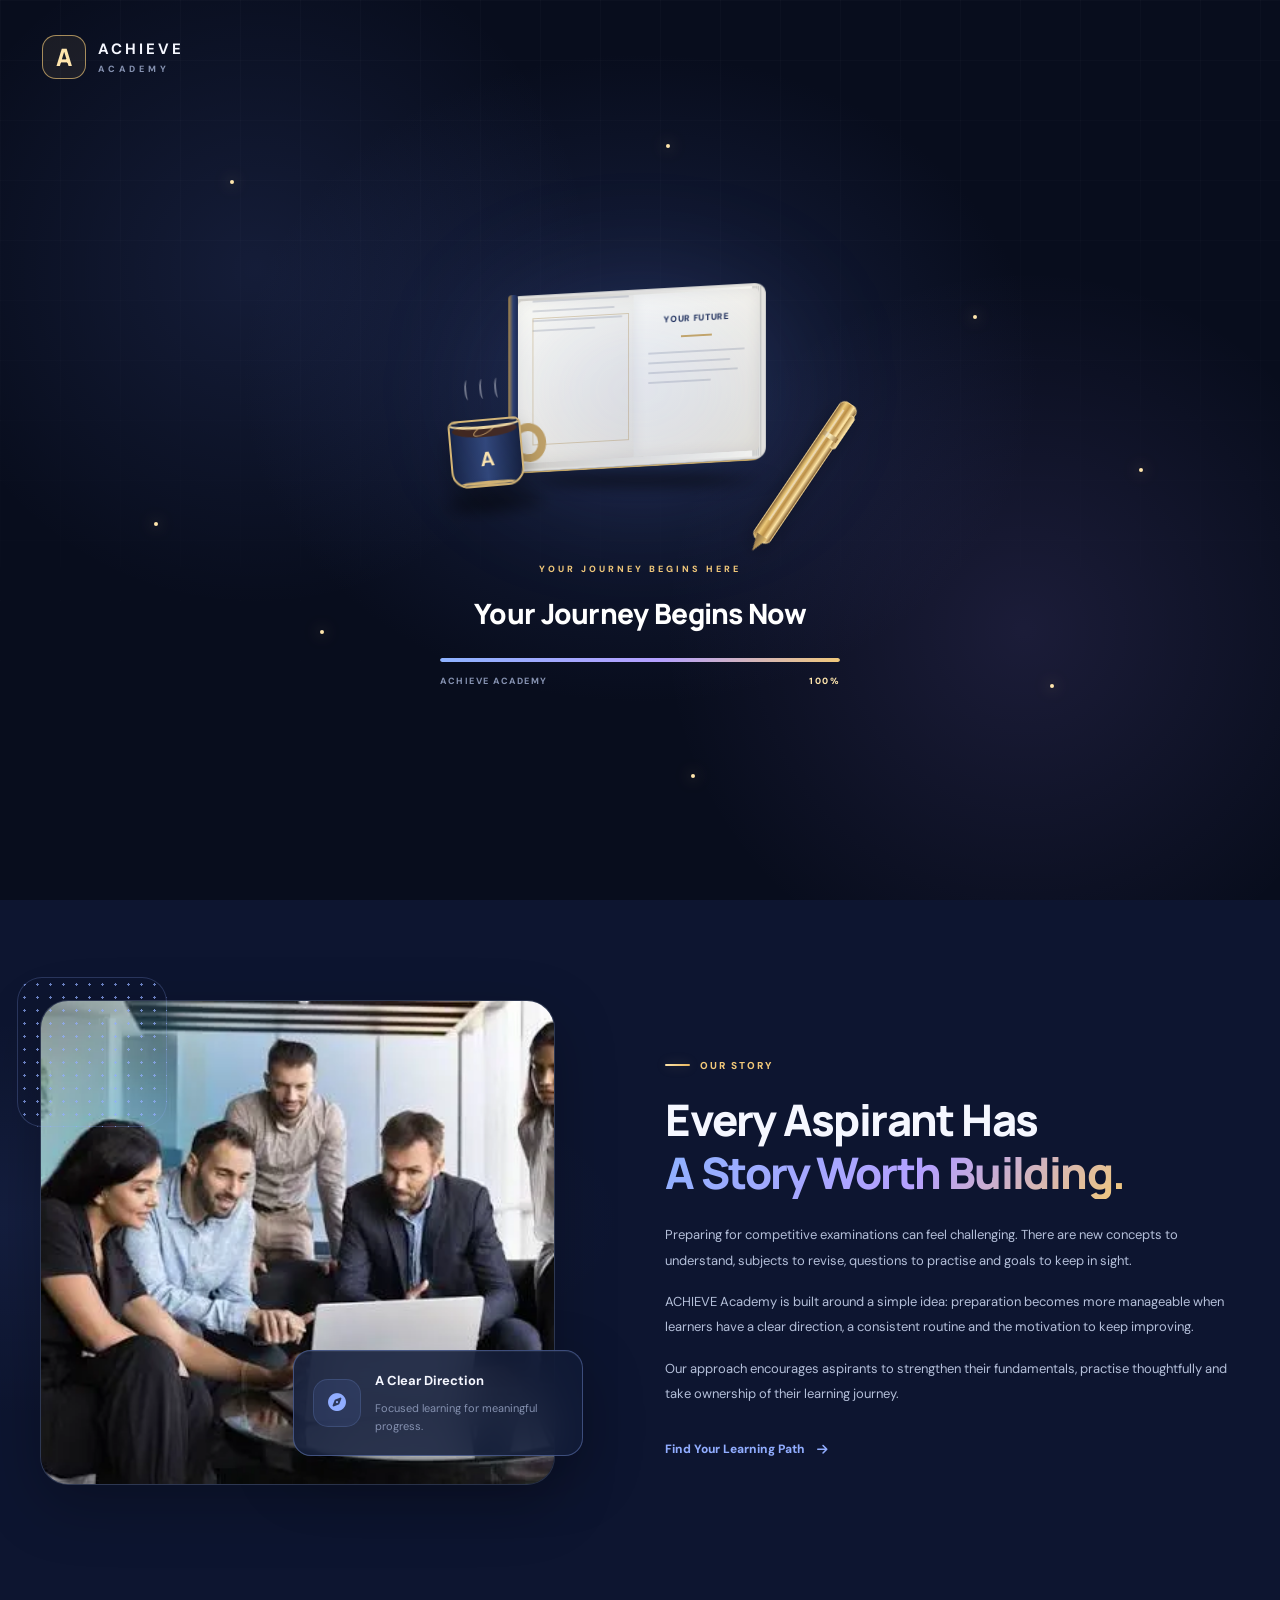
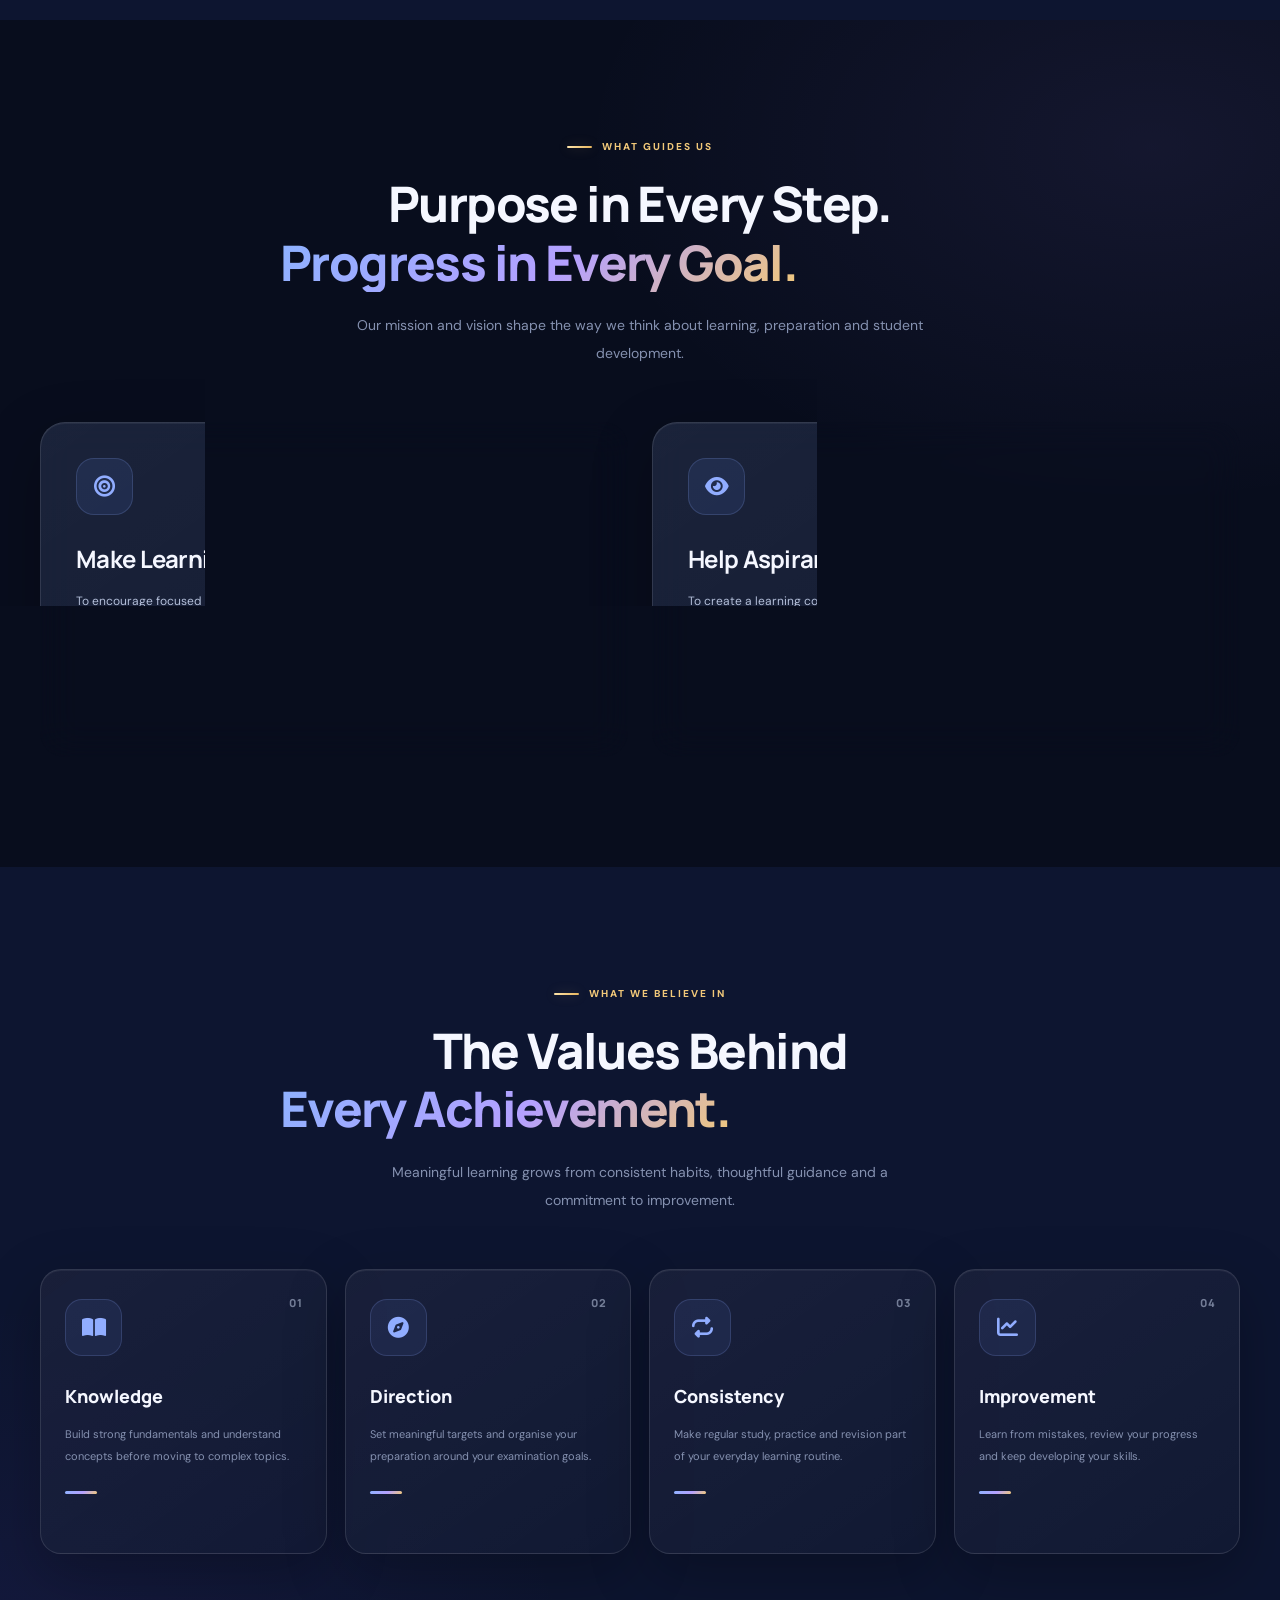
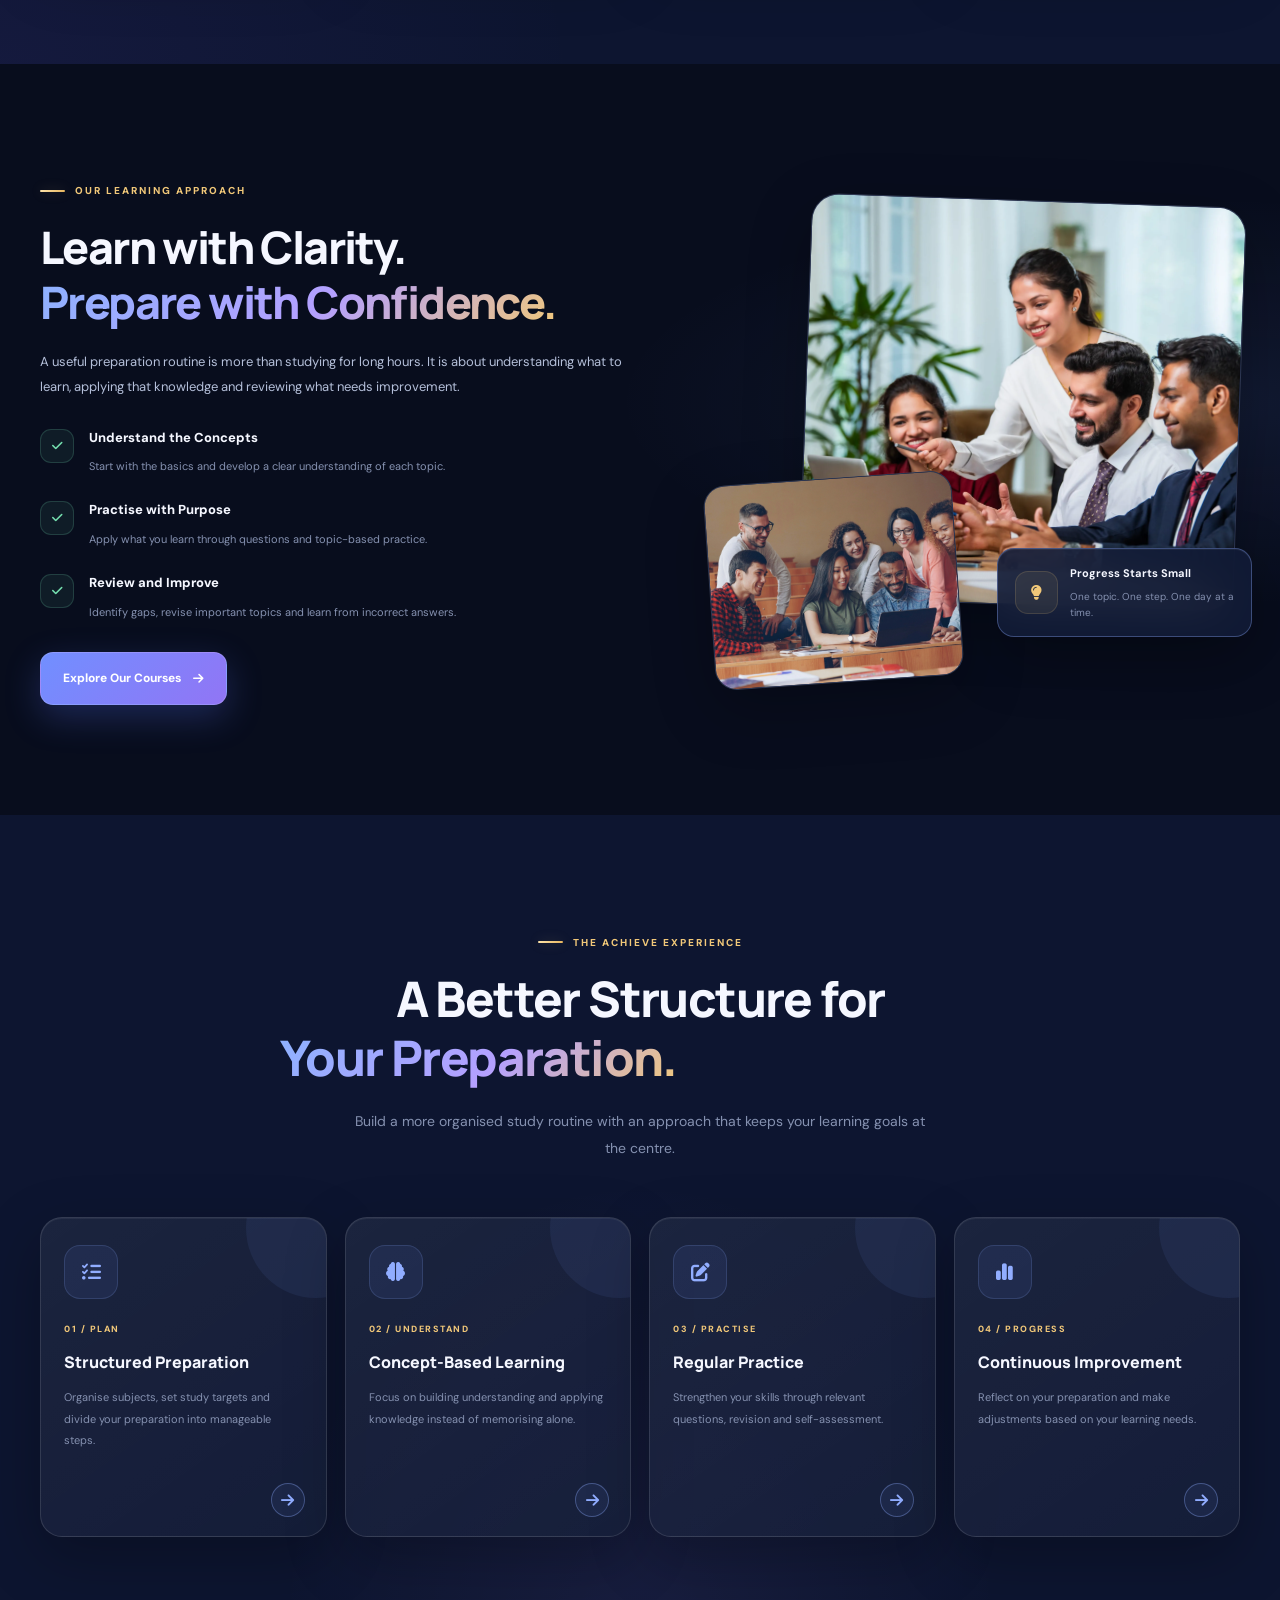
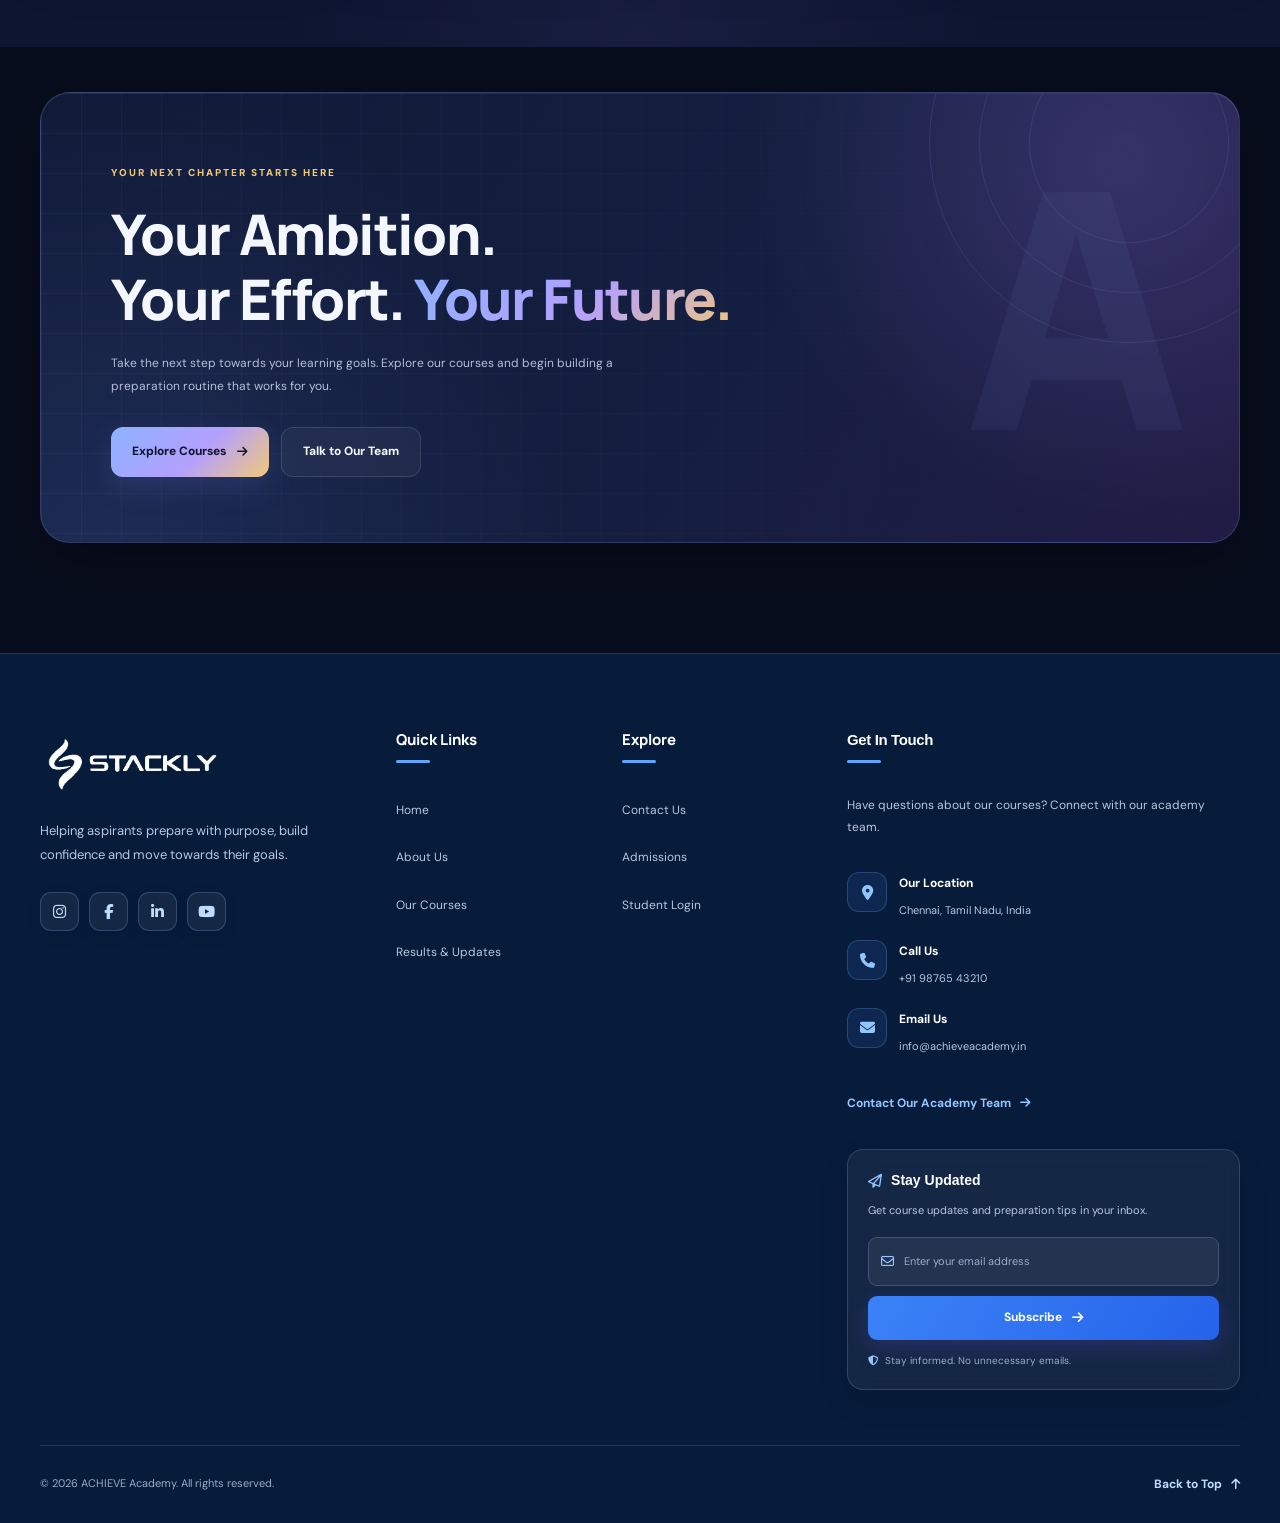
<file: about.html>
<!DOCTYPE html>
<html lang="en">
<head>
    <meta charset="UTF-8">
    <meta name="viewport" content="width=device-width, initial-scale=1.0">

    <title>About Us </title>

    <meta name="description"
          content="Discover the story, mission, vision and learning approach of ACHIEVE Academy.">

    <meta name="theme-color" content="#102b62">

    <link rel="preconnect" href="https://fonts.googleapis.com">
    <link rel="preconnect" href="https://fonts.gstatic.com" crossorigin>

    <link href="https://fonts.googleapis.com/css2?family=DM+Sans:wght@400;500;600;700;800&family=Manrope:wght@400;500;600;700;800&display=swap"
          rel="stylesheet">

    <link rel="stylesheet"
          href="https://cdnjs.cloudflare.com/ajax/libs/font-awesome/6.7.2/css/all.min.css">

    <link rel="stylesheet" href="css/style.css">
    <link rel="stylesheet" href="css/responsive.css">
    <link rel="stylesheet" href="css/about.css">
</head>

<body>




    
   <!-- =========================================
     ACHIEVE ACADEMY 3D PRELOADER
========================================= -->

<div class="academy-preloader" id="academyPreloader">

    <div class="preloader-background"></div>

    <!-- BACKGROUND PARTICLES -->

    <div class="preloader-particles">
        <span></span>
        <span></span>
        <span></span>
        <span></span>
        <span></span>
        <span></span>
        <span></span>
        <span></span>
    </div>


    <!-- TOP BRAND -->

    <div class="preloader-brand">

        <div class="preloader-brand-icon">A</div>

        <div>
            <strong>ACHIEVE</strong>
            <span>ACADEMY</span>
        </div>

    </div>


    <!-- 3D SCENE -->

    <div class="preloader-scene" id="preloaderScene">


        <!-- BOOK -->

        <div class="book-assembly" id="bookAssembly">

            <div class="book-shadow"></div>

            <div class="book-3d">

                <!-- BACK COVER -->

                <div class="book-back-cover"></div>


                <!-- PAGES -->

                <div class="book-pages">

                    <div class="page page-1"></div>
                    <div class="page page-2"></div>
                    <div class="page page-3"></div>
                    <div class="page page-4"></div>
                    <div class="page page-5"></div>

                </div>


                <!-- LEFT PAGE -->

                <div class="book-left-page">

                    <div class="page-decoration"></div>

                    <div class="page-lines">
                        <span></span>
                        <span></span>
                        <span></span>
                        <span></span>
                    </div>

                </div>


                <!-- RIGHT PAGE -->

                <div class="book-right-page">

                    <div class="page-title">YOUR FUTURE</div>

                    <div class="page-gold-line"></div>

                    <div class="page-lines">
                        <span></span>
                        <span></span>
                        <span></span>
                        <span></span>
                    </div>

                </div>


                <!-- FRONT COVER -->

                <div class="book-cover" id="bookCover">

                    <div class="cover-border"></div>

                    <div class="cover-emblem">A</div>

                    <div class="cover-title">
                        ACHIEVE
                    </div>

                    <div class="cover-subtitle">
                        ACADEMY
                    </div>

                    <div class="cover-divider"></div>

                    <div class="cover-caption">
                        LEARN · PRACTISE · SUCCEED
                    </div>

                </div>


                <!-- BOOK SPINE -->

                <div class="book-spine"></div>

            </div>

        </div>



        <!-- 3D PEN -->

        <div class="pen-assembly" id="penAssembly">

            <div class="pen-body">

                <div class="pen-clip"></div>

                <div class="pen-band"></div>

                <div class="pen-tip"></div>

                <div class="pen-highlight"></div>

            </div>

        </div>



        <!-- COFFEE CUP -->

        <div class="cup-assembly" id="cupAssembly">

            <div class="cup-handle"></div>

            <div class="coffee-cup">

                <div class="cup-rim"></div>

                <div class="coffee-surface">

                    <div class="coffee-swirl"></div>

                </div>

                <div class="cup-logo">A</div>

                <div class="cup-bottom"></div>

            </div>

            <div class="cup-shadow"></div>

            <!-- STEAM -->

            <div class="coffee-steam">

                <span></span>
                <span></span>
                <span></span>

            </div>

        </div>


        <!-- GOLD LIGHT -->

        <div class="preloader-glow"></div>


    </div>


    <!-- LOADING TEXT -->

    <div class="preloader-information">

        <span class="preloader-eyebrow">
            YOUR JOURNEY BEGINS HERE
        </span>

        <h2 id="preloaderMessage">
            Preparing Your Future
        </h2>

        <div class="preloader-progress">

            <div class="preloader-progress-fill"
                 id="preloaderProgress"></div>

        </div>

        <div class="preloader-bottom">

            <span>ACHIEVE ACADEMY</span>

            <span id="preloaderPercentage">00%</span>

        </div>

    </div>

</div>


    
    <!-- =========================================
     ACHIEVE ACADEMY — HEADER NAVIGATION
========================================= -->

<header class="site-header" id="siteHeader">

    <div class="container nav-container">

        <!-- LOGO -->
        <a href="index.html"
           class="brand-logo"
           aria-label="Achieve Academy Home">

            <img src="assets/logo.webp"
                 alt="Achieve Academy Logo">

        </a>


        <!-- MOBILE MENU TOGGLE -->
        <button class="menu-toggle"
                id="menuToggle"
                type="button"
                aria-label="Open navigation menu"
                aria-controls="mainNav"
                aria-expanded="false">

            <span></span>
            <span></span>
            <span></span>

        </button>


        <!-- NAVIGATION -->
        <nav class="main-nav" id="mainNav">

            <!-- HOME -->
            <a href="index.html" >
                Home
            </a>

            <!-- ABOUT -->
            <a href="about.html" class="active">
                About Us
            </a>

            <!-- COURSES -->
            <a href="courses.html">
                Courses
            </a>

            <!-- RESULTS -->
            <a href="results.html">
                Results
            </a>

            <!-- CONTACT -->
            <a href="contact.html">
                Contact
            </a>

            <!-- LOGIN -->
            <button class="btn btn-outline login-trigger"
                    type="button">

                Login

            </button>

            <!-- JOIN NOW -->
            <a href="contact.html#admission"
               class="btn btn-primary nav-cta">

                Join Now <span aria-hidden="true">↗</span>

            </a>

        </nav>

    </div>


    <!-- SCROLL PROGRESS -->
    <div class="scroll-progress"
         id="scrollProgress">
    </div>

</header>


<!-- =========================================
     MOBILE NAVIGATION OVERLAY
========================================= -->

<div class="mobile-nav-overlay"
     id="mobileNavOverlay"
     aria-hidden="true">
</div>



    <main>

<!-- ==================================================
     SECTION 1 — HERO + IMAGE CAROUSEL
================================================== -->

<section class="about-hero">

    <div class="about-hero-background"></div>

    <div class="container about-hero-grid">

        <div class="about-hero-content">

            <div class="about-eyebrow">
                <span class="about-eyebrow-dot"></span>
                GET TO KNOW ACHIEVE
            </div>

            <h1>
                Shaping Ambitions.
                <br>
                Building <span>Futures.</span>
            </h1>

            <p>
                Every meaningful achievement begins with a clear goal.
                At ACHIEVE Academy, we help aspirants build knowledge,
                develop confidence and approach their preparation
                with purpose.
            </p>

            <div class="about-hero-actions">
                <a href="404.html" class="about-primary-btn">
                    Discover Our Story
                    <i class="fa-solid fa-arrow-right"></i>
                </a>

                <a href="404.html" class="about-secondary-btn">
                    Explore Courses
                    <i class="fa-solid fa-arrow-up-right-from-square"></i>
                </a>
            </div>

            <div class="about-hero-trust">
                <div class="about-trust-icon">
                    <i class="fa-solid fa-graduation-cap"></i>
                </div>

                <div>
                    <strong>Learn with purpose</strong>
                    <span>Prepare with a plan. Progress with confidence.</span>
                </div>
            </div>

        </div>


        <!-- IMAGE CAROUSEL -->

        <div class="about-carousel" id="aboutCarousel">

            <div class="about-carousel-frame">

                <div class="about-carousel-image active">
                    <img src="assets/a1.webp"
                         alt="Students learning in an academy">
                </div>

                <div class="about-carousel-image">
                    <img src="assets/a2.webp"
                         alt="Focused examination preparation">
                </div>

                <div class="about-carousel-image">
                    <img src="assets/a3.webp"
                         alt="Students working towards their goals">
                </div>

                <div class="about-carousel-shade"></div>

                <div class="about-carousel-label">
                    <span class="about-label-dot"></span>
                    OUR LEARNING COMMUNITY
                </div>

                <div class="about-carousel-caption">
                    <span id="aboutSlideNumber">01 / 03</span>

                    <h2 id="aboutSlideTitle">
                        Knowledge Creates Possibilities.
                    </h2>

                    <p id="aboutSlideDescription">
                        Build your foundation, one step at a time.
                    </p>
                </div>

            </div>


            <div class="about-carousel-controls">

                <div class="about-carousel-dots">
                    <button class="about-carousel-dot active"
                            type="button"
                            aria-label="Show slide 1"></button>

                    <button class="about-carousel-dot"
                            type="button"
                            aria-label="Show slide 2"></button>

                    <button class="about-carousel-dot"
                            type="button"
                            aria-label="Show slide 3"></button>
                </div>

                <div class="about-carousel-arrows">
                    <button type="button"
                            id="aboutCarouselPrev"
                            aria-label="Previous image">
                        <i class="fa-solid fa-arrow-left"></i>
                    </button>

                    <button type="button"
                            id="aboutCarouselNext"
                            aria-label="Next image">
                        <i class="fa-solid fa-arrow-right"></i>
                    </button>
                </div>

            </div>


            <div class="about-floating-badge">
                <span class="about-badge-icon">
                    <i class="fa-solid fa-book-open"></i>
                </span>

                <span>
                    <strong>Learn. Practise. Grow.</strong>
                    <small>Your journey starts here.</small>
                </span>
            </div>

        </div>

    </div>


    <!-- CURVED HERO BOTTOM -->

    <div class="about-hero-curve" aria-hidden="true"></div>

</section>



<!-- ==================================================
     SECTION 2 — OUR STORY
================================================== -->

<section class="about-story section" id="our-story">

    <div class="container about-story-grid">

        <div class="about-story-visual">

            <div class="about-story-image">
                <img src="assets/a4.webp"
                     alt="A learning environment at ACHIEVE Academy"
                     loading="lazy">
            </div>

            <div class="about-story-glass-card">
                <span class="story-card-icon">
                    <i class="fa-solid fa-compass"></i>
                </span>

                <div>
                    <strong>A Clear Direction</strong>
                    <p>Focused learning for meaningful progress.</p>
                </div>
            </div>

            <div class="about-story-decoration"></div>

        </div>


        <div class="about-story-content">

            <span class="about-section-kicker">
                <span></span> OUR STORY
            </span>

            <h2 class="about-section-title">
                Every Aspirant Has
                <span>A Story Worth Building.</span>
            </h2>

            <p>
                Preparing for competitive examinations can feel
                challenging. There are new concepts to understand,
                subjects to revise, questions to practise and goals
                to keep in sight.
            </p>

            <p>
                ACHIEVE Academy is built around a simple idea:
                preparation becomes more manageable when learners
                have a clear direction, a consistent routine and
                the motivation to keep improving.
            </p>

            <p>
                Our approach encourages aspirants to strengthen
                their fundamentals, practise thoughtfully and
                take ownership of their learning journey.
            </p>

            <a href="404.html" class="about-text-link">
                Find Your Learning Path
                <i class="fa-solid fa-arrow-right"></i>
            </a>

        </div>

    </div>

</section>



<!-- ==================================================
     SECTION 3 — MISSION & VISION
================================================== -->

<section class="about-purpose section">

    <div class="container">

        <div class="about-section-heading">
            <span class="about-section-kicker">
                <span></span> WHAT GUIDES US
            </span>

            <h2 class="about-section-title">
                Purpose in Every Step.
                <span>Progress in Every Goal.</span>
            </h2>

            <p>
                Our mission and vision shape the way we think about
                learning, preparation and student development.
            </p>
        </div>


        <div class="about-purpose-grid">

            <article class="about-purpose-card about-mission-card">

                <div class="about-purpose-card-top">
                    <div class="about-purpose-icon">
                        <i class="fa-solid fa-bullseye"></i>
                    </div>

                    <span>01 / OUR MISSION</span>
                </div>

                <h3>Make Learning More Purposeful.</h3>

                <p>
                    To encourage focused preparation through structured
                    learning, clear explanations, regular practice and
                    a learning environment that supports steady progress.
                </p>

                <div class="about-purpose-bottom">
                    <span>OUR COMMITMENT</span>
                    <i class="fa-solid fa-arrow-up-right-from-square"></i>
                </div>

                <div class="about-purpose-watermark">M</div>

            </article>


            <article class="about-purpose-card about-vision-card">

                <div class="about-purpose-card-top">
                    <div class="about-purpose-icon">
                        <i class="fa-solid fa-eye"></i>
                    </div>

                    <span>02 / OUR VISION</span>
                </div>

                <h3>Help Aspirants Move Forward.</h3>

                <p>
                    To create a learning community where aspirants
                    can build confidence, develop independent study
                    habits and work towards their ambitions with
                    greater clarity.
                </p>

                <div class="about-purpose-bottom">
                    <span>OUR DIRECTION</span>
                    <i class="fa-solid fa-arrow-up-right-from-square"></i>
                </div>

                <div class="about-purpose-watermark">V</div>

            </article>

        </div>

    </div>

</section>



<!-- ==================================================
     SECTION 4 — OUR CORE VALUES
================================================== -->

<section class="about-values section">

    <div class="container">

        <div class="about-section-heading">
            <span class="about-section-kicker">
                <span></span> WHAT WE BELIEVE IN
            </span>

            <h2 class="about-section-title">
                The Values Behind
                <span>Every Achievement.</span>
            </h2>

            <p>
                Meaningful learning grows from consistent habits,
                thoughtful guidance and a commitment to improvement.
            </p>
        </div>


        <div class="about-values-grid">

            <article class="about-value-card">
                <span class="about-value-number">01</span>

                <div class="about-value-icon">
                    <i class="fa-solid fa-book-open"></i>
                </div>

                <h3>Knowledge</h3>

                <p>
                    Build strong fundamentals and understand
                    concepts before moving to complex topics.
                </p>

                <span class="about-value-line"></span>
            </article>


            <article class="about-value-card">
                <span class="about-value-number">02</span>

                <div class="about-value-icon">
                    <i class="fa-solid fa-compass"></i>
                </div>

                <h3>Direction</h3>

                <p>
                    Set meaningful targets and organise your
                    preparation around your examination goals.
                </p>

                <span class="about-value-line"></span>
            </article>


            <article class="about-value-card">
                <span class="about-value-number">03</span>

                <div class="about-value-icon">
                    <i class="fa-solid fa-repeat"></i>
                </div>

                <h3>Consistency</h3>

                <p>
                    Make regular study, practice and revision
                    part of your everyday learning routine.
                </p>

                <span class="about-value-line"></span>
            </article>


            <article class="about-value-card">
                <span class="about-value-number">04</span>

                <div class="about-value-icon">
                    <i class="fa-solid fa-chart-line"></i>
                </div>

                <h3>Improvement</h3>

                <p>
                    Learn from mistakes, review your progress
                    and keep developing your skills.
                </p>

                <span class="about-value-line"></span>
            </article>

        </div>

    </div>

</section>



<!-- ==================================================
     SECTION 5 — OUR LEARNING APPROACH
================================================== -->

<section class="about-approach section">

    <div class="container about-approach-grid">

        <div class="about-approach-content">

            <span class="about-section-kicker">
                <span></span> OUR LEARNING APPROACH
            </span>

            <h2 class="about-section-title">
                Learn with Clarity.
                <span>Prepare with Confidence.</span>
            </h2>

            <p>
                A useful preparation routine is more than studying
                for long hours. It is about understanding what to
                learn, applying that knowledge and reviewing
                what needs improvement.
            </p>

            <div class="about-approach-list">

                <div class="about-approach-item">
                    <span class="approach-check">
                        <i class="fa-solid fa-check"></i>
                    </span>

                    <div>
                        <h3>Understand the Concepts</h3>
                        <p>
                            Start with the basics and develop
                            a clear understanding of each topic.
                        </p>
                    </div>
                </div>


                <div class="about-approach-item">
                    <span class="approach-check">
                        <i class="fa-solid fa-check"></i>
                    </span>

                    <div>
                        <h3>Practise with Purpose</h3>
                        <p>
                            Apply what you learn through questions
                            and topic-based practice.
                        </p>
                    </div>
                </div>


                <div class="about-approach-item">
                    <span class="approach-check">
                        <i class="fa-solid fa-check"></i>
                    </span>

                    <div>
                        <h3>Review and Improve</h3>
                        <p>
                            Identify gaps, revise important topics
                            and learn from incorrect answers.
                        </p>
                    </div>
                </div>

            </div>

            <a href="404.html" class="about-primary-btn">
                Explore Our Courses
                <i class="fa-solid fa-arrow-right"></i>
            </a>

        </div>


        <div class="about-approach-visual">

            <div class="approach-image-main">
                <img src="assets/a5.webp"
                     alt="Students studying and preparing"
                     loading="lazy">
            </div>

            <div class="approach-image-small">
                <img src="assets/a6.webp"
                     alt="Study notes and preparation materials"
                     loading="lazy">
            </div>

            <div class="approach-glass-note">
                <span>
                    <i class="fa-solid fa-lightbulb"></i>
                </span>

                <div>
                    <strong>Progress Starts Small</strong>
                    <p>One topic. One step. One day at a time.</p>
                </div>
            </div>

            <div class="approach-orbit orbit-one"></div>
            <div class="approach-orbit orbit-two"></div>

        </div>

    </div>

</section>



<!-- ==================================================
     SECTION 6 — WHY ACHIEVE ACADEMY
================================================== -->

<section class="about-why section">

    <div class="container">

        <div class="about-section-heading">
            <span class="about-section-kicker">
                <span></span> THE ACHIEVE EXPERIENCE
            </span>

            <h2 class="about-section-title">
                A Better Structure for
                <span>Your Preparation.</span>
            </h2>

            <p>
                Build a more organised study routine with an approach
                that keeps your learning goals at the centre.
            </p>
        </div>


        <div class="about-why-grid">

            <article class="about-why-card">
                <div class="about-why-icon">
                    <i class="fa-solid fa-list-check"></i>
                </div>

                <span class="about-why-label">01 / PLAN</span>

                <h3>Structured Preparation</h3>

                <p>
                    Organise subjects, set study targets and
                    divide your preparation into manageable steps.
                </p>

                <div class="about-why-arrow">
                    <i class="fa-solid fa-arrow-right"></i>
                </div>
            </article>


            <article class="about-why-card">
                <div class="about-why-icon">
                    <i class="fa-solid fa-brain"></i>
                </div>

                <span class="about-why-label">02 / UNDERSTAND</span>

                <h3>Concept-Based Learning</h3>

                <p>
                    Focus on building understanding and applying
                    knowledge instead of memorising alone.
                </p>

                <div class="about-why-arrow">
                    <i class="fa-solid fa-arrow-right"></i>
                </div>
            </article>


            <article class="about-why-card">
                <div class="about-why-icon">
                    <i class="fa-solid fa-pen-to-square"></i>
                </div>

                <span class="about-why-label">03 / PRACTISE</span>

                <h3>Regular Practice</h3>

                <p>
                    Strengthen your skills through relevant
                    questions, revision and self-assessment.
                </p>

                <div class="about-why-arrow">
                    <i class="fa-solid fa-arrow-right"></i>
                </div>
            </article>


            <article class="about-why-card">
                <div class="about-why-icon">
                    <i class="fa-solid fa-chart-simple"></i>
                </div>

                <span class="about-why-label">04 / PROGRESS</span>

                <h3>Continuous Improvement</h3>

                <p>
                    Reflect on your preparation and make
                    adjustments based on your learning needs.
                </p>

                <div class="about-why-arrow">
                    <i class="fa-solid fa-arrow-right"></i>
                </div>
            </article>

        </div>

    </div>

</section>



<!-- ==================================================
     SECTION 7 — FINAL CTA
================================================== -->

<section class="about-cta-section">

    <div class="container">

        <div class="about-cta-card">

            <div class="about-cta-decoration about-cta-circle-one"></div>
            <div class="about-cta-decoration about-cta-circle-two"></div>
            <div class="about-cta-decoration about-cta-circle-three"></div>

            <div class="about-cta-content">

                <span class="about-cta-eyebrow">
                    YOUR NEXT CHAPTER STARTS HERE
                </span>

                <h2>
                    Your Ambition.
                    <br>
                    Your Effort.
                    <span>Your Future.</span>
                </h2>

                <p>
                    Take the next step towards your learning goals.
                    Explore our courses and begin building a
                    preparation routine that works for you.
                </p>

                <div class="about-cta-actions">

                    <a href="404.html" class="about-cta-light-btn">
                        Explore Courses
                        <i class="fa-solid fa-arrow-right"></i>
                    </a>

                    <a href="404.html" class="about-cta-glass-btn">
                        Talk to Our Team
                    </a>

                </div>

            </div>

            <div class="about-cta-symbol">A</div>

        </div>

    </div>

</section>

</main>


    <!-- =========================================================
     ACHIEVE ACADEMY — FOOTER
========================================================== -->

<footer class="site-footer" id="siteFooter">

    <!-- FOOTER MAIN CONTENT -->
    <div class="container footer-grid">

        <!-- BRAND COLUMN -->
        <div class="footer-brand">

          <a href="index.html"
   class="brand-logo footer-logo"
   aria-label="Achieve Academy Home">

    <img src="assets/logo.webp" alt="Achieve Academy Logo">

</a>

            <p>
                Helping aspirants prepare with purpose,
                build confidence and move towards their goals.
            </p>

            <!-- SOCIAL LINKS -->
            <div class="footer-socials">

                <a href="404.html" aria-label="Instagram">
                    <i class="fa-brands fa-instagram"></i>
                </a>

                <a href="404.html" aria-label="Facebook">
                    <i class="fa-brands fa-facebook-f"></i>
                </a>

                <a href="404.html" aria-label="LinkedIn">
                    <i class="fa-brands fa-linkedin-in"></i>
                </a>

                <a href="404.html" aria-label="YouTube">
                    <i class="fa-brands fa-youtube"></i>
                </a>

            </div>

        </div>


        <!-- QUICK LINKS -->
        <div class="footer-column">

            <h3>Quick Links</h3>

            <a href="index.html">
                Home
            </a>

            <a href="about.html">
                About Us
            </a>

            <a href="courses.html">
                Our Courses
            </a>

            <a href="results.html">
                Results &amp; Updates
            </a>

        </div>


        <!-- EXPLORE -->
        <div class="footer-column">

            <h3>Explore</h3>

            <a href="contact.html">
                Contact Us
            </a>

            <a href="contact.html#admission">
                Admissions
            </a>

            <button
                type="button"
                class="footer-login login-trigger">

                Student Login

            </button>

        </div>


        <!-- CONTACT AND SUBSCRIBE -->
        <div class="footer-column footer-contact">

            <h3>Get In Touch</h3>

            <p class="footer-contact-description">
                Have questions about our courses?
                Connect with our academy team.
            </p>


            <!-- CONTACT DETAILS -->
            <div class="footer-contact-list">

                <!-- LOCATION -->
                <div class="footer-contact-item">

                    <span class="footer-contact-icon">
                        <i class="fa-solid fa-location-dot"></i>
                    </span>

                    <div>

                        <strong>Our Location</strong>

                        <p>
                            Chennai, Tamil Nadu, India
                        </p>

                    </div>

                </div>


                <!-- PHONE -->
                <div class="footer-contact-item">

                    <span class="footer-contact-icon">
                        <i class="fa-solid fa-phone"></i>
                    </span>

                    <div>

                        <strong>Call Us</strong>

                        <a href="tel:+919876543210">
                            +91 98765 43210
                        </a>

                    </div>

                </div>


                <!-- EMAIL -->
                <div class="footer-contact-item">

                    <span class="footer-contact-icon">
                        <i class="fa-solid fa-envelope"></i>
                    </span>

                    <div>

                        <strong>Email Us</strong>

                        <a href="mailto:info@achieveacademy.in">
                            info@achieveacademy.in
                        </a>

                    </div>

                </div>

            </div>


            <!-- CONTACT CTA -->
            <a href="contact.html" class="footer-contact-link">

                <span>Contact Our Academy Team</span>

                <i class="fa-solid fa-arrow-right"></i>

            </a>


            <!-- EMAIL SUBSCRIPTION -->
            <div class="footer-subscribe">

                <h4>
                    <i class="fa-regular fa-paper-plane"></i>
                    <span>Stay Updated</span>
                </h4>

                <p>
                    Get course updates and preparation tips
                    in your inbox.
                </p>


                <form
                    class="footer-subscribe-form"
                    action="404.html"
                    method="get">

                    <!-- EMAIL INPUT -->
                    <div class="footer-email-field">

                        <i class="fa-regular fa-envelope"></i>

                        <input
                            type="email"
                            name="email"
                            placeholder="Enter your email address"
                            aria-label="Enter your email address"
                            autocomplete="email"
                            required>

                    </div>


                    <!-- SUBSCRIBE BUTTON -->
                    <button
                        type="submit"
                        class="footer-subscribe-btn">

                        <span>Subscribe</span>

                        <i class="fa-solid fa-arrow-right"></i>

                    </button>

                </form>


                <!-- PRIVACY NOTE -->
                <span class="footer-subscribe-note">

                    <i class="fa-solid fa-shield-halved"></i>

                    <span>
                        Stay informed. No unnecessary emails.
                    </span>

                </span>

            </div>

        </div>

    </div>


    <!-- =====================================================
         FOOTER BOTTOM
    ====================================================== -->

    <div class="container footer-bottom">

        <p>
            &copy;
            <span id="currentYear"></span>
            ACHIEVE Academy. All rights reserved.
        </p>

        <a
            href="#siteHeader"
            class="back-to-top"
            id="backToTop">

            <span>Back to Top</span>

            <i class="fa-solid fa-arrow-up"></i>

        </a>

    </div>


    <!-- DECORATIVE CURVE -->
    <div
        class="footer-bottom-curve"
        aria-hidden="true">
    </div>

</footer>



<!-- =====================================================
     ACHIEVE ACADEMY LOGIN MODAL
===================================================== -->

<div class="modal-overlay" id="loginModal" aria-hidden="true">

    <div class="login-modal"
         role="dialog"
         aria-modal="true"
         aria-labelledby="loginTitle">

        <!-- CLOSE BUTTON -->
        <button
            type="button"
            class="modal-close"
            id="loginModalClose"
            aria-label="Close login">
            &times;
        </button>


        <!-- =================================================
             LEFT: ACADEMY VISUAL
        ================================================== -->

        <div class="login-visual">

            <img
                src="assets/l1.webp"
                alt="ACHIEVE Academy students preparing for competitive examinations"
            >

            <div class="login-visual-overlay"></div>


            <div class="login-visual-content">

                <span class="academy-eyebrow">
                    ACHIEVE ACADEMY
                </span>

                <h3>
                    Your dream.
                    <br>
                    Your dedication.
                    <br>
                    <span>Your government job.</span>
                </h3>

                <p class="login-visual-description">
                    Start your preparation today.
                    Turn your ambition into achievement.
                </p>


                <!-- EXAM BADGE -->
                <div class="login-event-badge">

                    <span class="live-dot"></span>

                    <div>
                        <strong>YOUR SUCCESS JOURNEY</strong>

                        <small>
                            Learn · Practise · Achieve
                        </small>
                    </div>

                </div>

            </div>


            <!-- BOTTOM JOURNEY -->
            <div class="login-visual-footer">

                <span>LEARN</span>

                <i></i>

                <span>PRACTISE</span>

                <i></i>

                <span>SUCCEED</span>

            </div>

        </div>



        <!-- =================================================
             RIGHT: LOGIN CONTENT
        ================================================== -->

        <div class="login-content">


            <!-- HEADING -->
            <div class="login-heading">

                <span>WELCOME TO ACHIEVE</span>

                <h2 id="loginTitle">
                    Sign in to continue
                </h2>

                <p>
                    Access your courses, mock tests, study materials
                    and personalised learning dashboard.
                </p>

            </div>



            <!-- LOGIN TABS -->
            <div class="login-tabs">

                <button
                    type="button"
                    class="login-tab active"
                    data-login-tab="user">

                    Student Login

                </button>


                <button
                    type="button"
                    class="login-tab"
                    data-login-tab="admin">

                    Admin Login

                </button>

            </div>



            <!-- =================================================
                 STUDENT LOGIN FORM
            ================================================== -->

            <form
                class="login-form active"
                id="userLoginForm"
                data-login-form="user">

                <!-- EMAIL -->
                <label for="userEmail">
                    Email Address
                </label>

                <div class="input-wrap">

                    <span class="input-icon" aria-hidden="true">
                        @
                    </span>

                    <input
                        type="email"
                        id="userEmail"
                        name="email"
                        placeholder="you@example.com"
                        autocomplete="email"
                        required>

                </div>



                <!-- PASSWORD -->
                <label for="userPassword">
                    Password
                </label>

                <div class="input-wrap">

                    <span class="input-icon" aria-hidden="true">
                        &#8226;
                    </span>

                    <input
                        type="password"
                        id="userPassword"
                        name="password"
                        placeholder="Enter your password"
                        autocomplete="current-password"
                        required>

                    <button
                        type="button"
                        class="password-toggle"
                        data-password-toggle="userPassword"
                        aria-label="Show password"
                        aria-pressed="false">

                        <span aria-hidden="true">&#9678;</span>

                    </button>

                </div>



                <!-- LOGIN OPTIONS -->
                <div class="login-options">

                    <label class="remember-option">

                        <input
                            type="checkbox"
                            name="remember">

                        <span>
                            Remember me
                        </span>

                    </label>


                    <a href="forgot-password.html">
                        Forgot password?
                    </a>

                </div>



                <!-- STUDENT LOGIN BUTTON -->
                <button
                    type="submit"
                    class="login-submit">

                    <span>
                        Access My Dashboard
                    </span>

                    <span aria-hidden="true">
                        &#8599;
                    </span>

                </button>



                <!-- REGISTER -->
                <p class="login-create">

                    New to ACHIEVE?

                    <a href="register.html">
                        Join our academy
                    </a>

                </p>

            </form>




            <!-- =================================================
                 ADMIN LOGIN FORM
            ================================================== -->

            <form
                class="login-form"
                id="adminLoginForm"
                data-login-form="admin">

                <!-- ADMIN EMAIL -->
                <label for="adminEmail">
                    Admin Email
                </label>

                <div class="input-wrap">

                    <span class="input-icon" aria-hidden="true">
                        @
                    </span>

                    <input
                        type="email"
                        id="adminEmail"
                        name="email"
                        placeholder="admin@achieveacademy.com"
                        autocomplete="username"
                        required>

                </div>



                <!-- ADMIN PASSWORD -->
                <label for="adminPassword">
                    Admin Password
                </label>

                <div class="input-wrap">

                    <span class="input-icon" aria-hidden="true">
                        &#35;
                    </span>

                    <input
                        type="password"
                        id="adminPassword"
                        name="password"
                        placeholder="Enter admin password"
                        autocomplete="current-password"
                        required>

                    <button
                        type="button"
                        class="password-toggle"
                        data-password-toggle="adminPassword"
                        aria-label="Show password"
                        aria-pressed="false">

                        <span aria-hidden="true">&#9678;</span>

                    </button>

                </div>



                <!-- ADMIN OPTIONS -->
                <div class="login-options">

                    <label class="remember-option">

                        <input
                            type="checkbox"
                            name="remember">

                        <span>
                            Remember me
                        </span>

                    </label>


                    <a href="forgot-password.html">
                        Forgot password?
                    </a>

                </div>



                <!-- ADMIN LOGIN BUTTON -->
                <button
                    type="submit"
                    class="login-submit admin-submit">

                    <span>
                        Open Admin Dashboard
                    </span>

                    <span aria-hidden="true">
                        &#8599;
                    </span>

                </button>

            </form>




            <!-- =================================================
                 SECURITY FOOTER
            ================================================== -->

            <div class="login-security">

                <span class="security-icon" aria-hidden="true">
                    &#10003;
                </span>

                <span>
                    ACHIEVE Academy · Your future starts here
                </span>

            </div>


        </div>

    </div>

</div>



   <script src="js/main.js"></script>


</body>
</html>
</file>
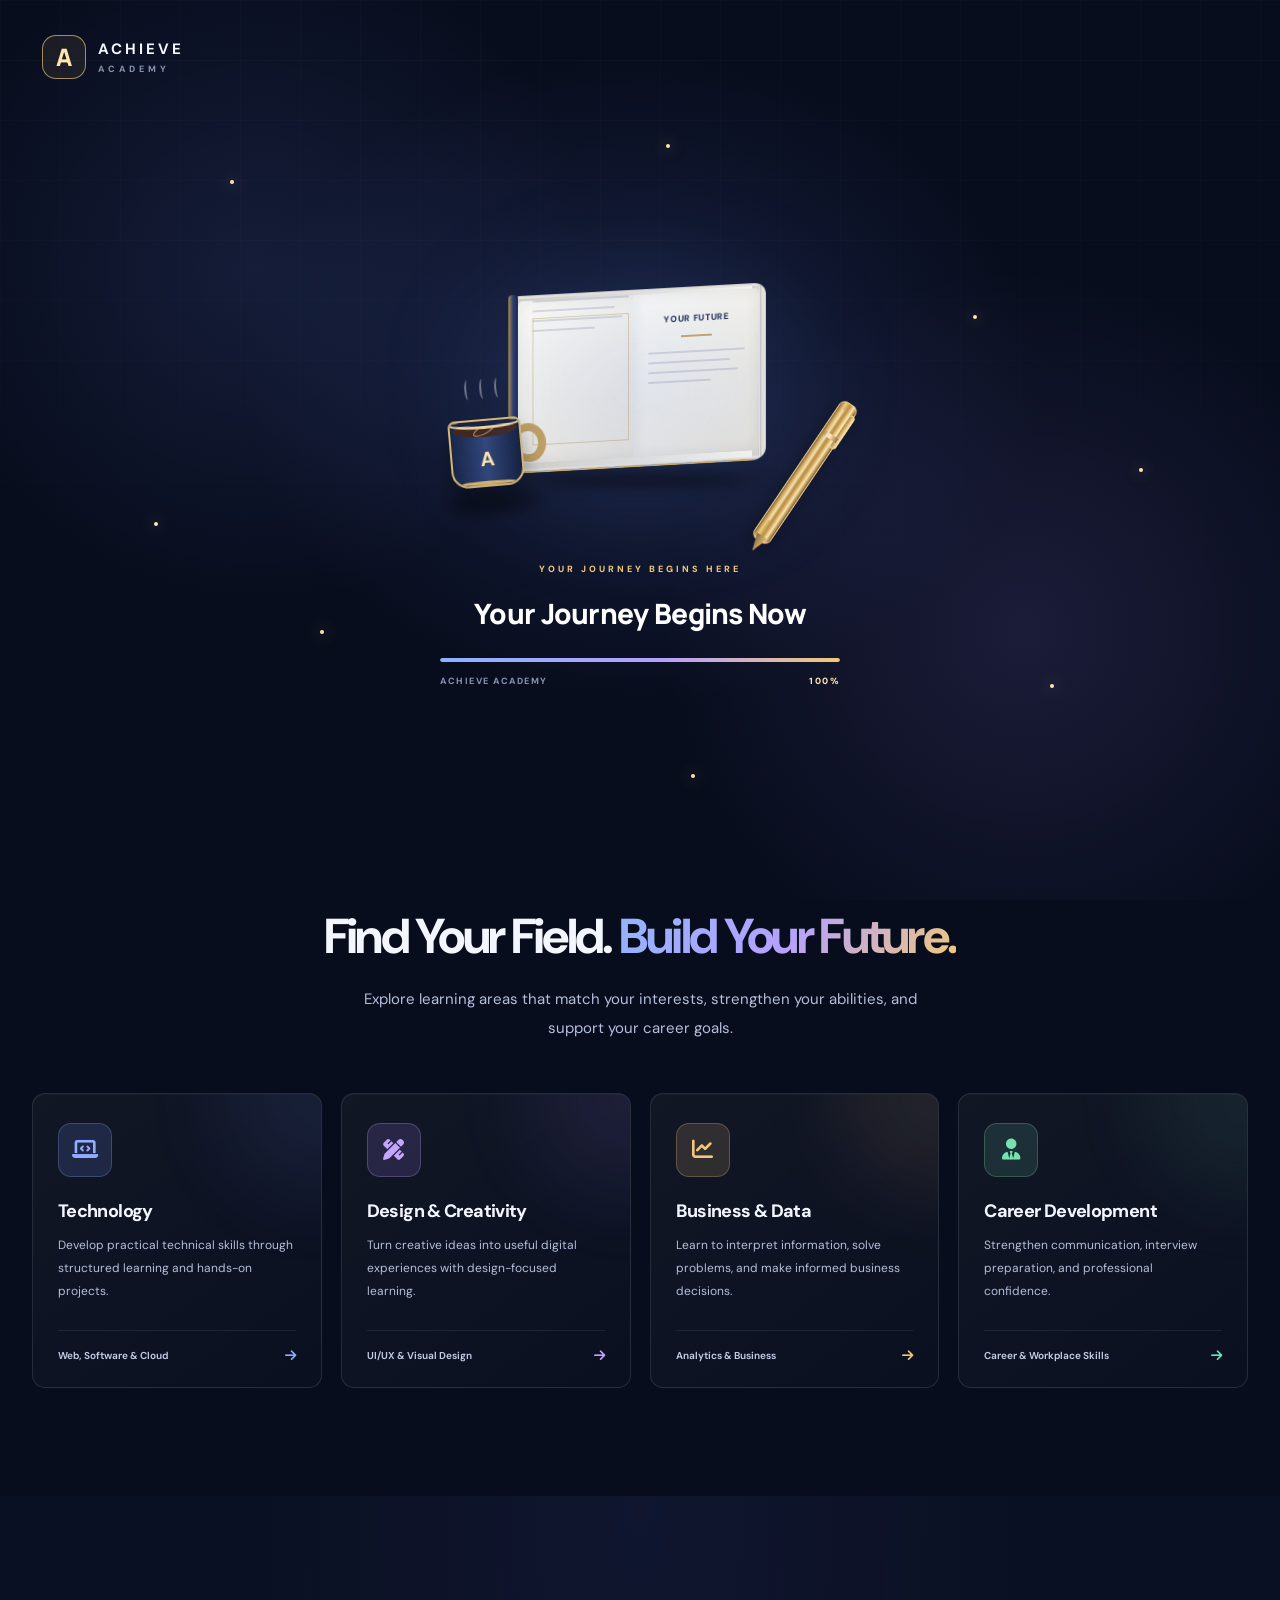
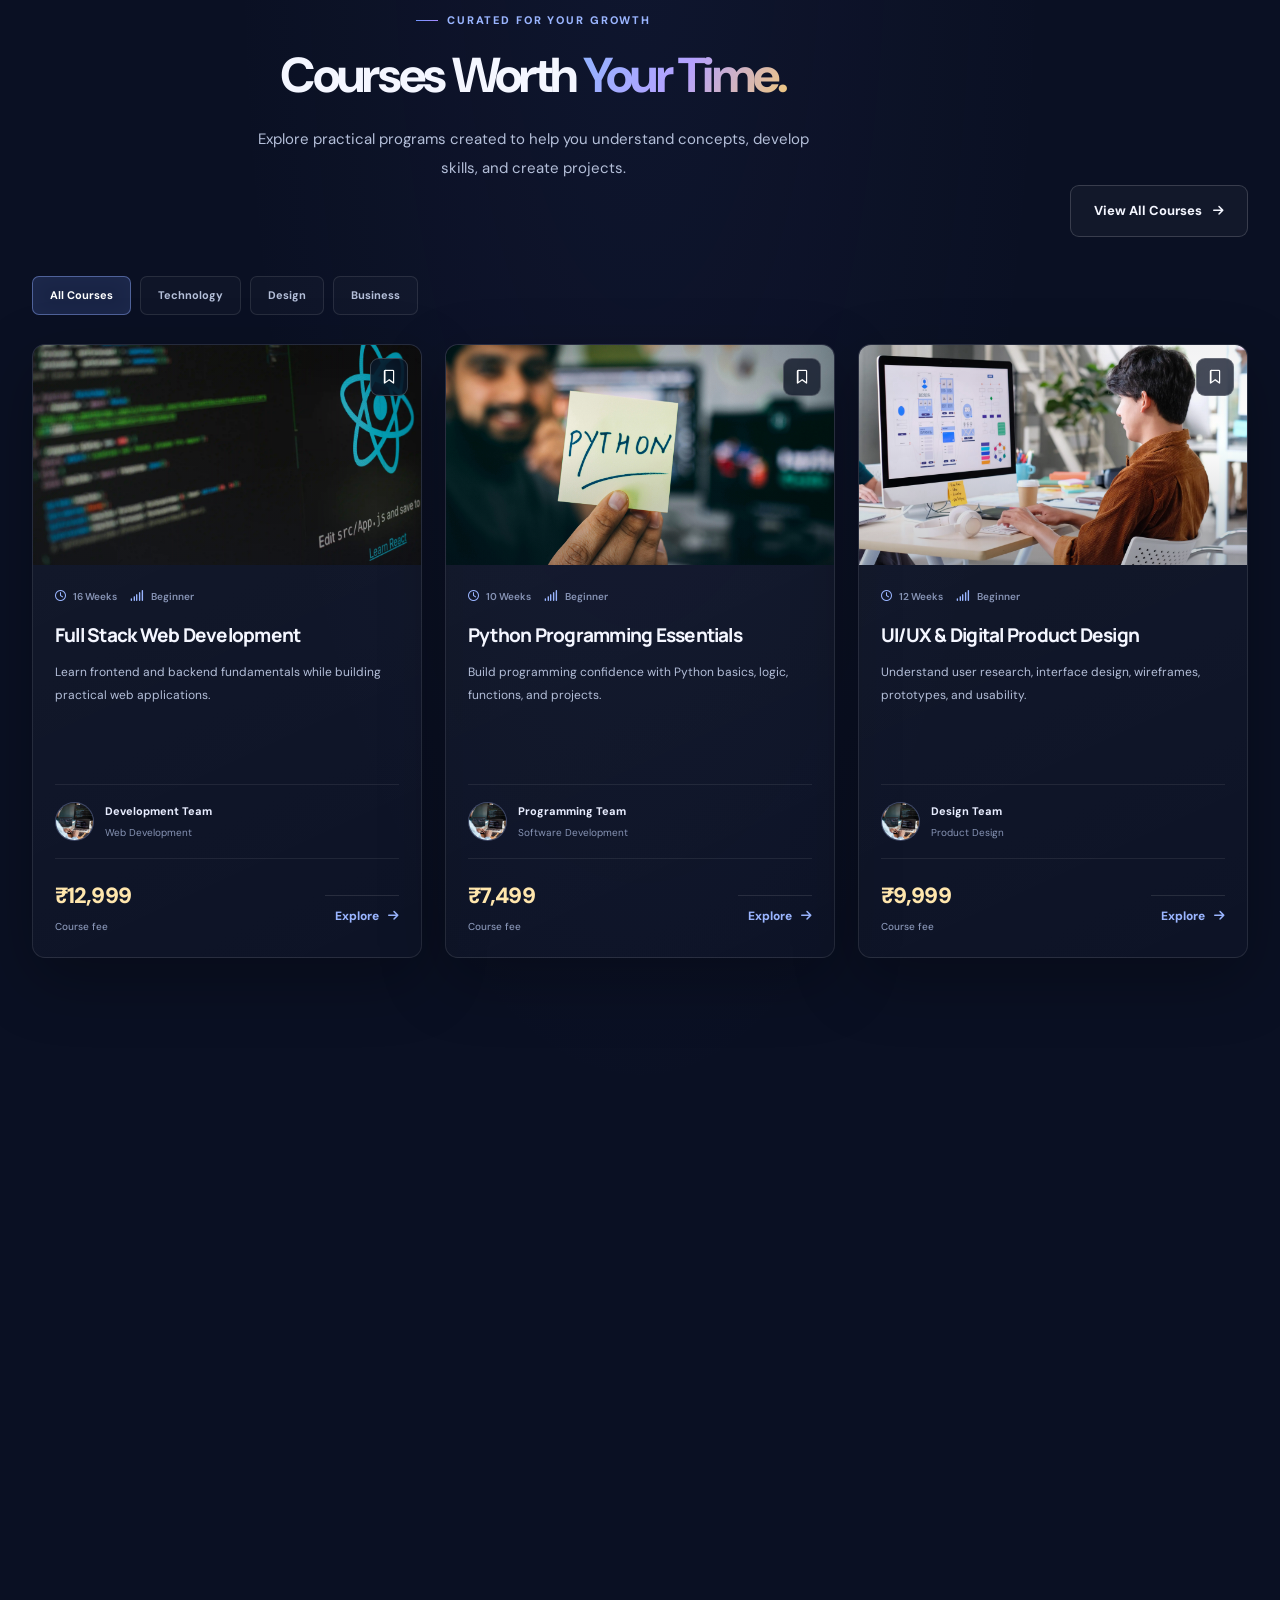
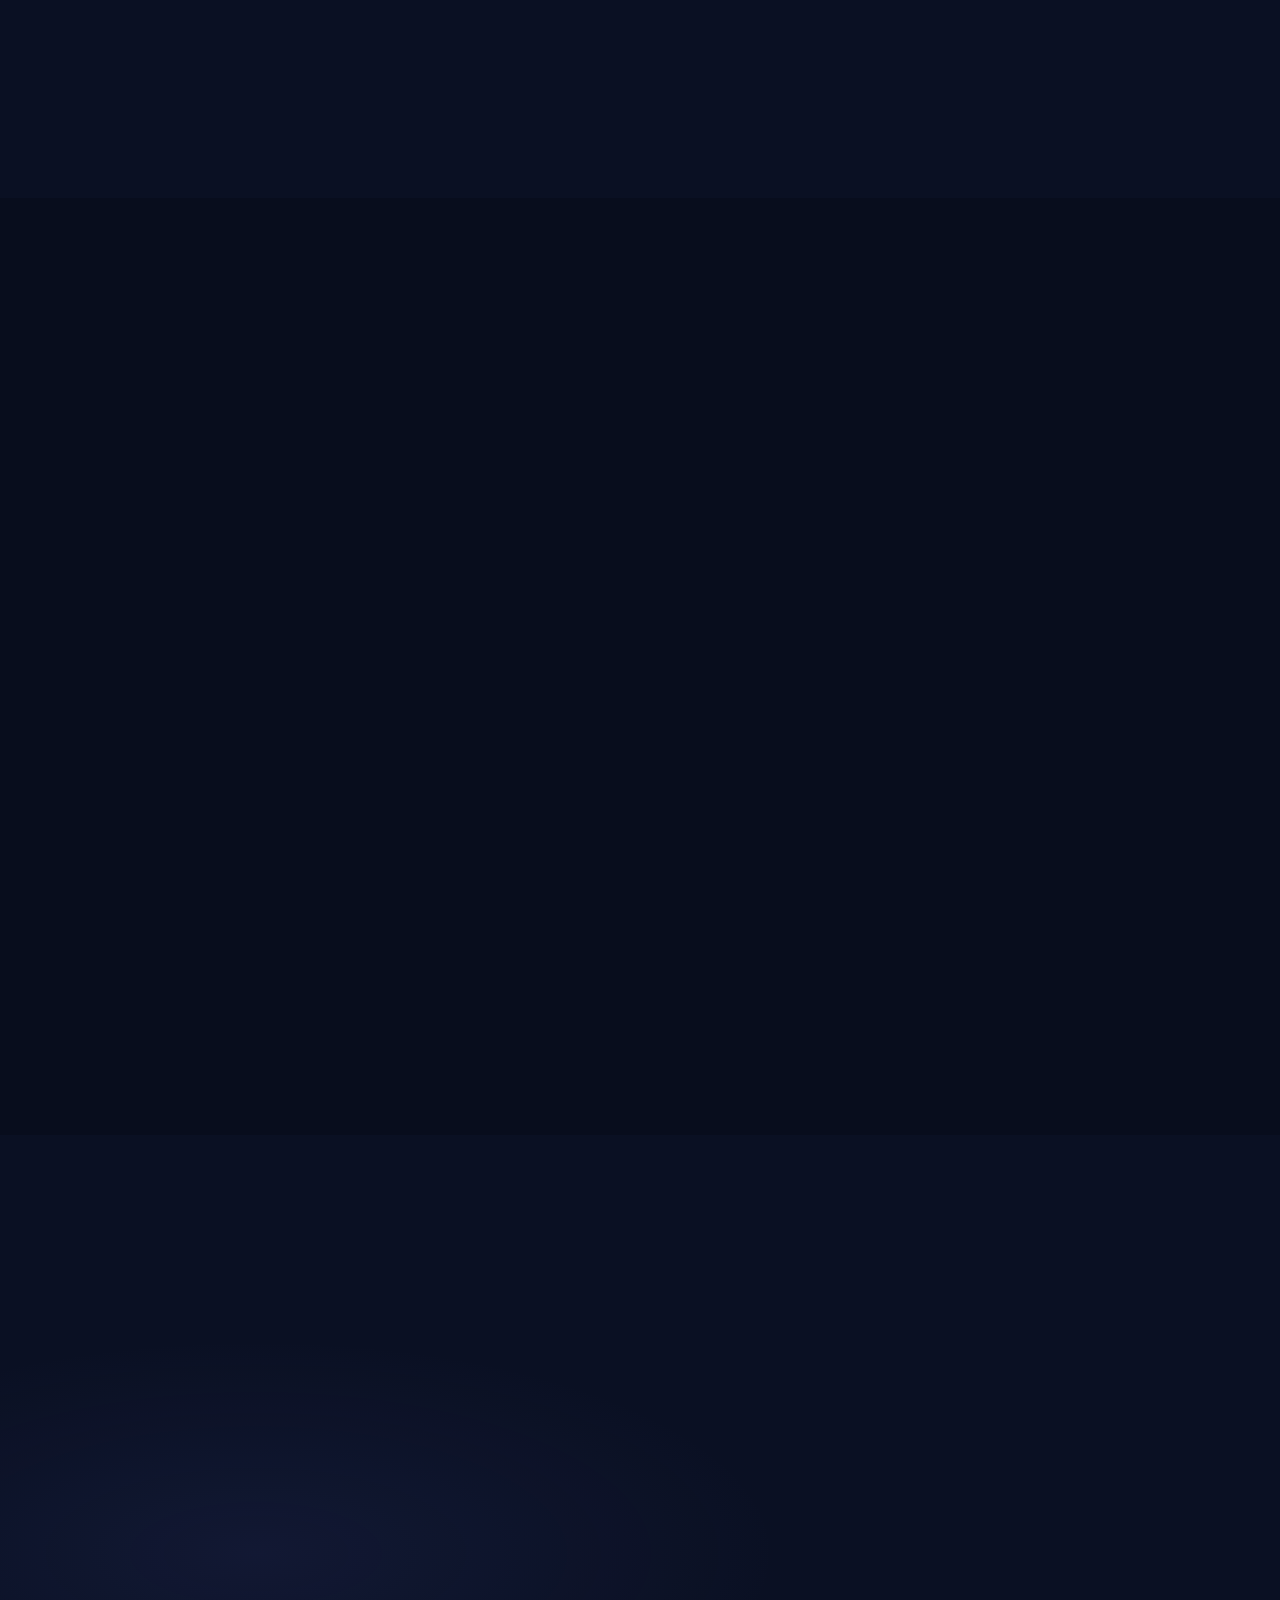
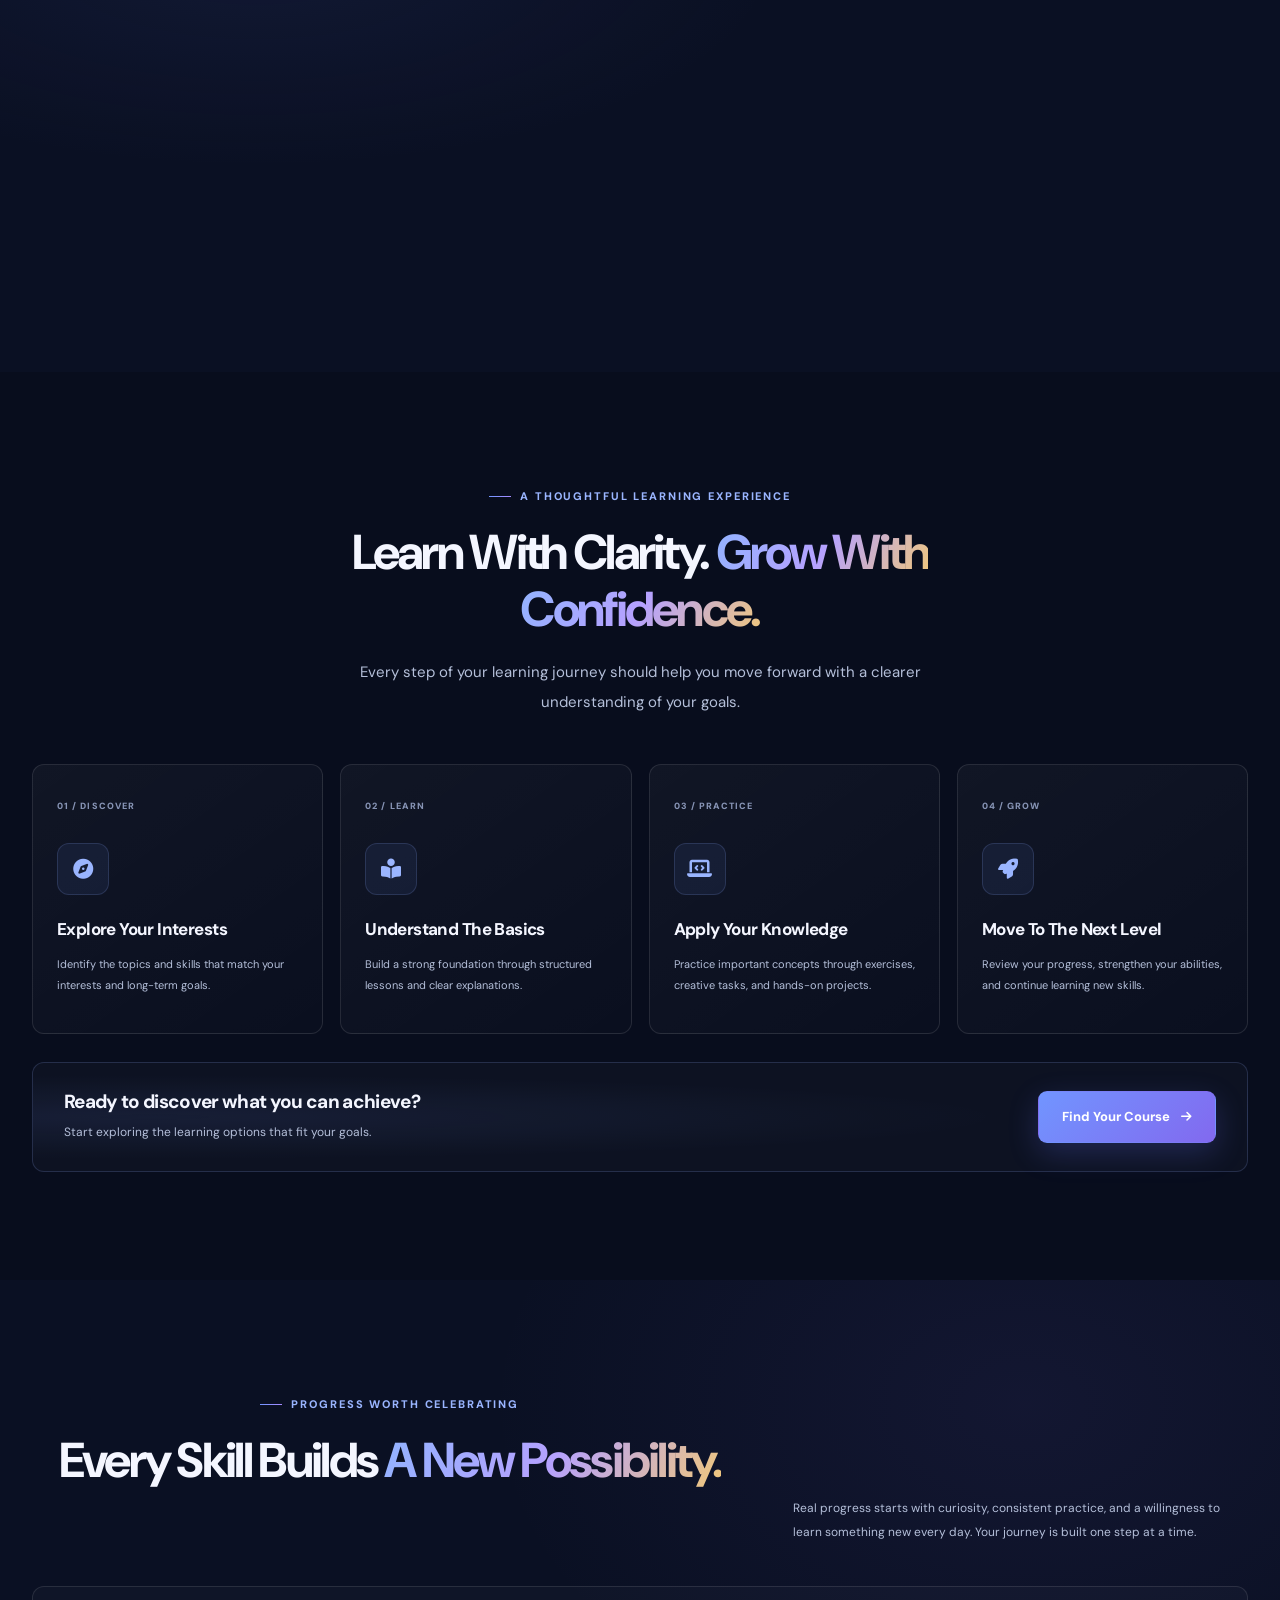
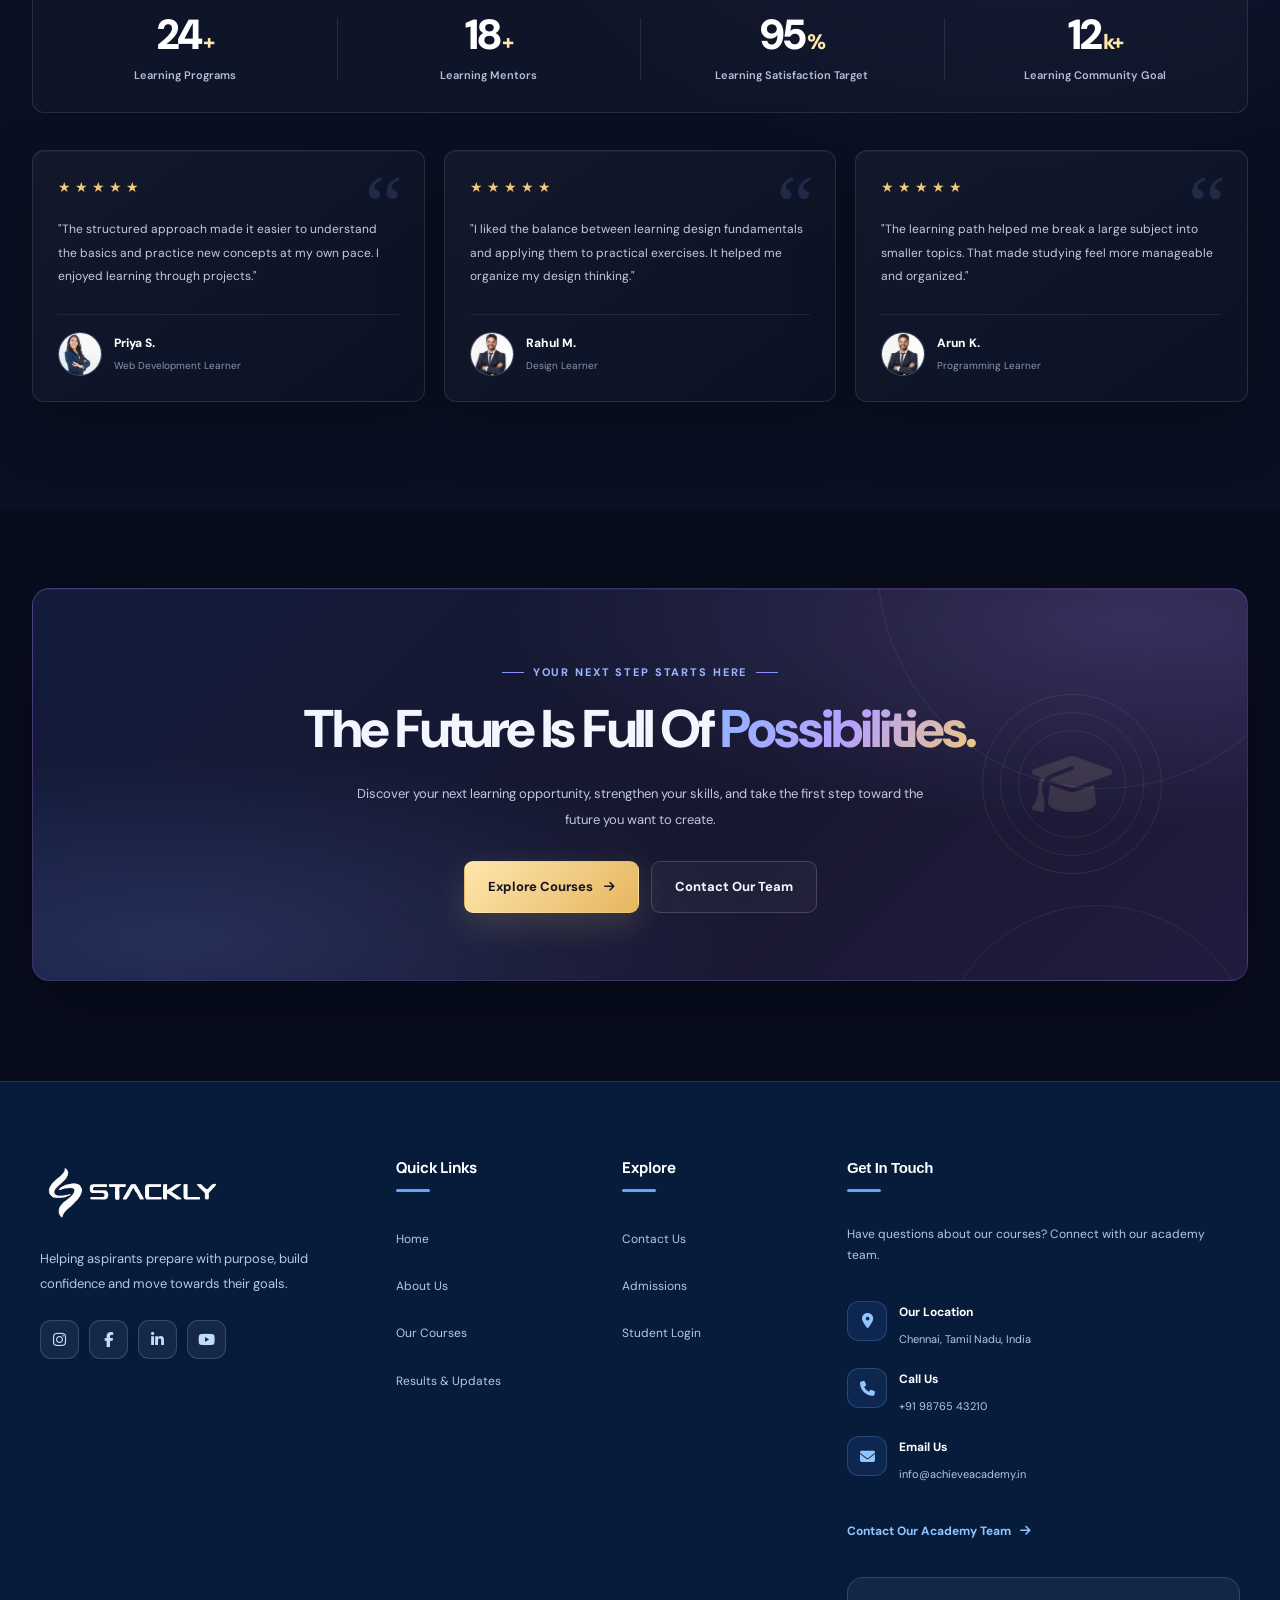
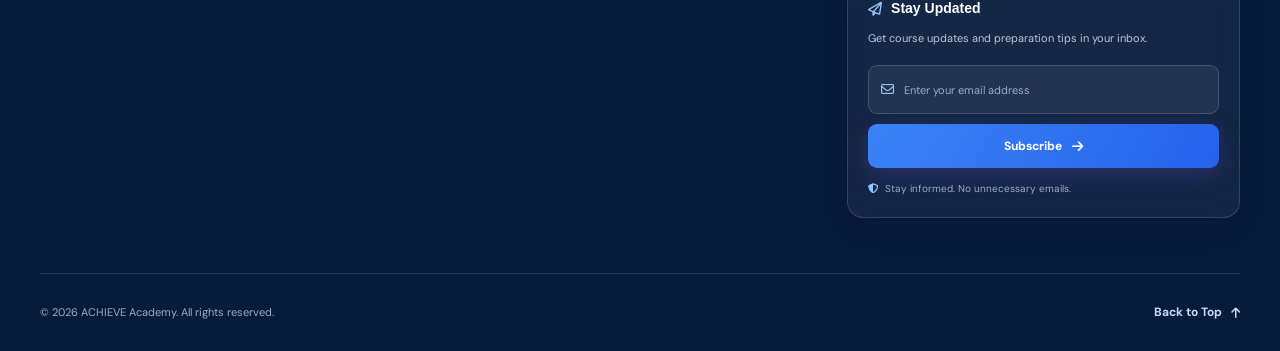
<file: courses.html>
<!DOCTYPE html>
<html lang="en">
<head>
    <meta charset="UTF-8">
    <meta name="viewport" content="width=device-width, initial-scale=1.0">

    <title>Our Courses </title>

    <meta name="description"
          content="Explore career-focused courses at ACHIEVE Academy. Discover technology, business, design, and professional development programs.">

    <meta name="theme-color" content="#080d1d">

    <link rel="preconnect" href="https://fonts.googleapis.com">
    <link rel="preconnect" href="https://fonts.gstatic.com" crossorigin>

    <link href="https://fonts.googleapis.com/css2?family=DM+Sans:wght@400;500;600;700&family=Manrope:wght@400;500;600;700;800&display=swap"
          rel="stylesheet">

    <link rel="stylesheet"
          href="https://cdnjs.cloudflare.com/ajax/libs/font-awesome/6.7.2/css/all.min.css">


         <link rel="stylesheet" href="css/style.css">
<link rel="stylesheet" href="css/courses.css">
<link rel="stylesheet" href="css/responsive.css">

    

<body>

   <!-- =========================================
     ACHIEVE ACADEMY 3D PRELOADER
========================================= -->

<div class="academy-preloader" id="academyPreloader">

    <div class="preloader-background"></div>

    <!-- BACKGROUND PARTICLES -->

    <div class="preloader-particles">
        <span></span>
        <span></span>
        <span></span>
        <span></span>
        <span></span>
        <span></span>
        <span></span>
        <span></span>
    </div>


    <!-- TOP BRAND -->

    <div class="preloader-brand">

        <div class="preloader-brand-icon">A</div>

        <div>
            <strong>ACHIEVE</strong>
            <span>ACADEMY</span>
        </div>

    </div>


    <!-- 3D SCENE -->

    <div class="preloader-scene" id="preloaderScene">


        <!-- BOOK -->

        <div class="book-assembly" id="bookAssembly">

            <div class="book-shadow"></div>

            <div class="book-3d">

                <!-- BACK COVER -->

                <div class="book-back-cover"></div>


                <!-- PAGES -->

                <div class="book-pages">

                    <div class="page page-1"></div>
                    <div class="page page-2"></div>
                    <div class="page page-3"></div>
                    <div class="page page-4"></div>
                    <div class="page page-5"></div>

                </div>


                <!-- LEFT PAGE -->

                <div class="book-left-page">

                    <div class="page-decoration"></div>

                    <div class="page-lines">
                        <span></span>
                        <span></span>
                        <span></span>
                        <span></span>
                    </div>

                </div>


                <!-- RIGHT PAGE -->

                <div class="book-right-page">

                    <div class="page-title">YOUR FUTURE</div>

                    <div class="page-gold-line"></div>

                    <div class="page-lines">
                        <span></span>
                        <span></span>
                        <span></span>
                        <span></span>
                    </div>

                </div>


                <!-- FRONT COVER -->

                <div class="book-cover" id="bookCover">

                    <div class="cover-border"></div>

                    <div class="cover-emblem">A</div>

                    <div class="cover-title">
                        ACHIEVE
                    </div>

                    <div class="cover-subtitle">
                        ACADEMY
                    </div>

                    <div class="cover-divider"></div>

                    <div class="cover-caption">
                        LEARN · PRACTISE · SUCCEED
                    </div>

                </div>


                <!-- BOOK SPINE -->

                <div class="book-spine"></div>

            </div>

        </div>



        <!-- 3D PEN -->

        <div class="pen-assembly" id="penAssembly">

            <div class="pen-body">

                <div class="pen-clip"></div>

                <div class="pen-band"></div>

                <div class="pen-tip"></div>

                <div class="pen-highlight"></div>

            </div>

        </div>



        <!-- COFFEE CUP -->

        <div class="cup-assembly" id="cupAssembly">

            <div class="cup-handle"></div>

            <div class="coffee-cup">

                <div class="cup-rim"></div>

                <div class="coffee-surface">

                    <div class="coffee-swirl"></div>

                </div>

                <div class="cup-logo">A</div>

                <div class="cup-bottom"></div>

            </div>

            <div class="cup-shadow"></div>

            <!-- STEAM -->

            <div class="coffee-steam">

                <span></span>
                <span></span>
                <span></span>

            </div>

        </div>


        <!-- GOLD LIGHT -->

        <div class="preloader-glow"></div>


    </div>


    <!-- LOADING TEXT -->

    <div class="preloader-information">

        <span class="preloader-eyebrow">
            YOUR JOURNEY BEGINS HERE
        </span>

        <h2 id="preloaderMessage">
            Preparing Your Future
        </h2>

        <div class="preloader-progress">

            <div class="preloader-progress-fill"
                 id="preloaderProgress"></div>

        </div>

        <div class="preloader-bottom">

            <span>ACHIEVE ACADEMY</span>

            <span id="preloaderPercentage">00%</span>

        </div>

    </div>

</div>


    <!-- =========================================
     ACHIEVE ACADEMY — HEADER NAVIGATION
========================================= -->

<header class="site-header" id="siteHeader">

    <div class="container nav-container">

        <!-- LOGO -->
        <a href="index.html"
           class="brand-logo"
           aria-label="Achieve Academy Home">

            <img src="assets/logo.webp"
                 alt="Achieve Academy Logo">

        </a>


        <!-- MOBILE MENU TOGGLE -->
        <button class="menu-toggle"
                id="menuToggle"
                type="button"
                aria-label="Open navigation menu"
                aria-controls="mainNav"
                aria-expanded="false">

            <span></span>
            <span></span>
            <span></span>

        </button>


        <!-- NAVIGATION -->
        <nav class="main-nav" id="mainNav">

            <!-- HOME -->
            <a href="index.html" >
                Home
            </a>

            <!-- ABOUT -->
            <a href="about.html">
                About Us
            </a>

            <!-- COURSES -->
            <a href="courses.html" class="active">
                Courses
            </a>

            <!-- RESULTS -->
            <a href="results.html">
                Results
            </a>

            <!-- CONTACT -->
            <a href="contact.html">
                Contact
            </a>

            <!-- LOGIN -->
            <button class="btn btn-outline login-trigger"
                    type="button">

                Login

            </button>

            <!-- JOIN NOW -->
            <a href="contact.html#admission"
               class="btn btn-primary nav-cta">

                Join Now <span aria-hidden="true">↗</span>

            </a>

        </nav>

    </div>


    <!-- SCROLL PROGRESS -->
    <div class="scroll-progress"
         id="scrollProgress">
    </div>

</header>


<!-- =========================================
     MOBILE NAVIGATION OVERLAY
========================================= -->

<div class="mobile-nav-overlay"
     id="mobileNavOverlay"
     aria-hidden="true">
</div>





  <main class="courses-page">

    <!-- =====================================================
         1. HERO SECTION
    ====================================================== -->

    <section class="courses-hero" id="coursesHome">

        <div class="hero-glow"></div>

        <span class="hero-particle particle-one"></span>
        <span class="hero-particle particle-two"></span>
        <span class="hero-particle particle-three"></span>
        <span class="hero-particle particle-four"></span>

        <div class="container hero-grid">

            <div class="hero-content">

                <div class="hero-badge">
                    <i class="fa-solid fa-sparkles"></i>
                    LEARN TODAY. LEAD TOMORROW.
                </div>

                <h1>
                    Your Next Chapter
                    <span class="gradient-text">Starts With Learning.</span>
                </h1>

                <p class="hero-description">
                    Discover career-focused courses designed to build your
                    skills, unlock your potential, and help you move confidently
                    toward your future.
                </p>

                <div class="hero-actions">
                    <a href="404.html" class="btn btn-primary">
                        Explore Courses
                        <i class="fa-solid fa-arrow-right"></i>
                    </a>

                    <a href="404.html" class="btn btn-secondary">
                        Discover Learning Paths
                    </a>
                </div>

                <div class="hero-trust">

                    <div class="hero-avatars">
                        <img src="assets/c1.webp"
                             alt="Academy student"
                             >

                        <img src="assets/c2.webp"
                             alt="Academy learner"
                           >

                        <img src="assets/c3.webp"
                             alt="Academy graduate"
                          >
                    </div>

                    <div class="hero-trust-text">
                        <div class="hero-trust-stars">
                            ★★★★★
                        </div>
                        <strong>Learning That Moves You Forward</strong>
                        <span>Build skills for your next opportunity.</span>
                    </div>

                </div>

            </div>

            <!-- CSS 3D BOOK + FLOATING PENS -->

            <div class="hero-visual" aria-label="Animated educational illustration">

                <div class="hero-orbit"></div>
                <div class="hero-orbit hero-orbit-two"></div>

                <div class="floating-icon icon-book">
                    <i class="fa-solid fa-book-open"></i>
                </div>

                <div class="floating-icon icon-code">
                    <i class="fa-solid fa-code"></i>
                </div>

                <div class="floating-icon icon-award">
                    <i class="fa-solid fa-award"></i>
                </div>

                <div class="floating-pen pen-one"></div>
                <div class="floating-pen pen-two"></div>
                <div class="floating-pen pen-three"></div>

                <div class="hero-book-shadow"></div>

                <div class="hero-book-stage">

                    <div class="hero-book">

                        <div class="book-cover"></div>

                        <div class="book-pages">
                            <div class="book-page left"></div>
                            <div class="book-page right"></div>
                        </div>

                        <div class="book-spine"></div>

                    </div>

                </div>

                <div class="hero-mini-card">

                    <div class="mini-icon">
                        <i class="fa-solid fa-graduation-cap"></i>
                    </div>

                    <div>
                        <strong>Your Future Starts Here</strong>
                        <span>Learn. Practice. Grow.</span>
                    </div>

                </div>

            </div>

        </div>

        <div class="hero-wave"></div>

    </section>


    <!-- =====================================================
         2. COURSE CATEGORIES
    ====================================================== -->

    <section class="section categories-section" id="courseCategories">

        <div class="container">

            <div class="section-heading center reveal">

                <span class="section-label">Explore Your Interests</span>

                <h2>
                    Find Your Field.
                    <span class="gradient-text">Build Your Future.</span>
                </h2>

                <p>
                    Explore learning areas that match your interests,
                    strengthen your abilities, and support your career goals.
                </p>

            </div>

            <div class="category-grid">

                <a href="#featuredCourses"
                   class="category-card reveal"
                   style="--category-color:#91adff;--category-glow:rgba(113,149,255,.15)">

                    <div class="category-icon">
                        <i class="fa-solid fa-laptop-code"></i>
                    </div>

                    <h3>Technology</h3>

                    <p>
                        Develop practical technical skills through
                        structured learning and hands-on projects.
                    </p>

                    <div class="category-bottom">
                        <span>Web, Software & Cloud</span>
                        <i class="fa-solid fa-arrow-right"></i>
                    </div>

                </a>

                <a href="#featuredCourses"
                   class="category-card reveal reveal-delay-1"
                   style="--category-color:#c2a6ff;--category-glow:rgba(166,138,255,.15)">

                    <div class="category-icon">
                        <i class="fa-solid fa-pen-ruler"></i>
                    </div>

                    <h3>Design & Creativity</h3>

                    <p>
                        Turn creative ideas into useful digital experiences
                        with design-focused learning.
                    </p>

                    <div class="category-bottom">
                        <span>UI/UX & Visual Design</span>
                        <i class="fa-solid fa-arrow-right"></i>
                    </div>

                </a>

                <a href="#featuredCourses"
                   class="category-card reveal reveal-delay-2"
                   style="--category-color:#f1c879;--category-glow:rgba(241,200,121,.14)">

                    <div class="category-icon">
                        <i class="fa-solid fa-chart-line"></i>
                    </div>

                    <h3>Business & Data</h3>

                    <p>
                        Learn to interpret information, solve problems,
                        and make informed business decisions.
                    </p>

                    <div class="category-bottom">
                        <span>Analytics & Business</span>
                        <i class="fa-solid fa-arrow-right"></i>
                    </div>

                </a>

                <a href="#featuredCourses"
                   class="category-card reveal reveal-delay-3"
                   style="--category-color:#75e0b0;--category-glow:rgba(117,224,176,.13)">

                    <div class="category-icon">
                        <i class="fa-solid fa-user-tie"></i>
                    </div>

                    <h3>Career Development</h3>

                    <p>
                        Strengthen communication, interview preparation,
                        and professional confidence.
                    </p>

                    <div class="category-bottom">
                        <span>Career & Workplace Skills</span>
                        <i class="fa-solid fa-arrow-right"></i>
                    </div>

                </a>

            </div>

        </div>

    </section>


    <!-- =====================================================
         3. FEATURED COURSES
    ====================================================== -->

    <section class="section featured-section" id="featuredCourses">

        <div class="container">

            <div class="featured-top">

                <div class="section-heading reveal">

                    <span class="section-label">Curated For Your Growth</span>

                    <h2>
                        Courses Worth
                        <span class="gradient-text">Your Time.</span>
                    </h2>

                    <p>
                        Explore practical programs created to help you
                        understand concepts, develop skills, and create projects.
                    </p>

                </div>

                <a href="404.html" class="btn btn-secondary">
                    View All Courses
                    <i class="fa-solid fa-arrow-right"></i>
                </a>

            </div>

            <div class="course-filters reveal">

                <button type="button" class="course-filter active"
                        data-filter="all">
                    All Courses
                </button>

                <button type="button" class="course-filter"
                        data-filter="technology">
                    Technology
                </button>

                <button type="button" class="course-filter"
                        data-filter="design">
                    Design
                </button>

                <button type="button" class="course-filter"
                        data-filter="business">
                    Business
                </button>

            </div>

            <div class="course-grid">

                <!-- COURSE 1 -->

                <article class="course-card reveal"
                         data-category="technology">

                    <div class="course-image">

                        <img src="assets/c4.webp"
                             alt="Full stack development learning"
                             loading="lazy"
                             onerror="this.onerror=null;this.src='https://placehold.co/700x450/17264b/e0e8ff?text=Full+Stack+Development'">

                  

                        <button type="button"
                                class="course-bookmark"
                                aria-label="Save Full Stack Development course"
                                data-demo="save">
                            <i class="fa-regular fa-bookmark"></i>
                        </button>

                    </div>

                    <div class="course-body">

                        <div class="course-meta">
                            <span>
                                <i class="fa-regular fa-clock"></i>
                                16 Weeks
                            </span>

                            <span>
                                <i class="fa-solid fa-signal"></i>
                                Beginner
                            </span>
                        </div>

                        <h3>Full Stack Web Development</h3>

                        <p>
                            Learn frontend and backend fundamentals while
                            building practical web applications.
                        </p>

                        <div class="course-instructor">

                            <img src="assets/c5.webp"
                                 alt="Course instructor"
                                 loading="lazy"
                                 onerror="this.onerror=null;this.src='https://placehold.co/100x100/27365e/ffffff?text=I1'">

                            <div>
                                <strong>Development Team</strong>
                                <span>Web Development</span>
                            </div>

                        </div>

                        <div class="course-footer">

                            <div class="course-price">
                                ₹12,999
                                <small>Course fee</small>
                            </div>

                            <a href="404.html" class="course-link">
                                Explore
                                <i class="fa-solid fa-arrow-right"></i>
                            </a>

                        </div>

                    </div>

                </article>


                <!-- COURSE 2 -->

                <article class="course-card reveal reveal-delay-1"
                         data-category="technology">

                    <div class="course-image">

                        <img src="assets/c6.webp"
                             alt="Python programming course"
                             loading="lazy"
                             onerror="this.onerror=null;this.src='https://placehold.co/700x450/24365d/e0e8ff?text=Python+Programming'">

                       

                        <button type="button"
                                class="course-bookmark"
                                aria-label="Save Python Programming course"
                                data-demo="save">
                            <i class="fa-regular fa-bookmark"></i>
                        </button>

                    </div>

                    <div class="course-body">

                        <div class="course-meta">
                            <span>
                                <i class="fa-regular fa-clock"></i>
                                10 Weeks
                            </span>

                            <span>
                                <i class="fa-solid fa-signal"></i>
                                Beginner
                            </span>
                        </div>

                        <h3>Python Programming Essentials</h3>

                        <p>
                            Build programming confidence with Python
                            basics, logic, functions, and projects.
                        </p>

                        <div class="course-instructor">

                            <img src="assets/c5.webp"
                                 alt="Python instructor"
                                 loading="lazy"
                                 onerror="this.onerror=null;this.src='https://placehold.co/100x100/37406c/ffffff?text=I2'">

                            <div>
                                <strong>Programming Team</strong>
                                <span>Software Development</span>
                            </div>

                        </div>

                        <div class="course-footer">

                            <div class="course-price">
                                ₹7,499
                                <small>Course fee</small>
                            </div>

                            <a href="404.html" class="course-link">
                                Explore
                                <i class="fa-solid fa-arrow-right"></i>
                            </a>

                        </div>

                    </div>

                </article>


                <!-- COURSE 3 -->

                <article class="course-card reveal reveal-delay-2"
                         data-category="design">

                    <div class="course-image">

                        <img src="assets/c7.webp"
                             alt="UI UX design learning"
                             loading="lazy"
                             onerror="this.onerror=null;this.src='https://placehold.co/700x450/43356d/f4eaff?text=UI+UX+Design'">


                        <button type="button"
                                class="course-bookmark"
                                aria-label="Save UI UX Design course"
                                data-demo="save">
                            <i class="fa-regular fa-bookmark"></i>
                        </button>

                    </div>

                    <div class="course-body">

                        <div class="course-meta">
                            <span>
                                <i class="fa-regular fa-clock"></i>
                                12 Weeks
                            </span>

                            <span>
                                <i class="fa-solid fa-signal"></i>
                                Beginner
                            </span>
                        </div>

                        <h3>UI/UX & Digital Product Design</h3>

                        <p>
                            Understand user research, interface design,
                            wireframes, prototypes, and usability.
                        </p>

                        <div class="course-instructor">

                            <img src="assets/c5.webp"
                                 alt="Design instructor"
                                 loading="lazy"
                                 onerror="this.onerror=null;this.src='https://placehold.co/100x100/554475/ffffff?text=I3'">

                            <div>
                                <strong>Design Team</strong>
                                <span>Product Design</span>
                            </div>

                        </div>

                        <div class="course-footer">

                            <div class="course-price">
                                ₹9,999
                                <small>Course fee</small>
                            </div>

                            <a href="404.html" class="course-link">
                                Explore
                                <i class="fa-solid fa-arrow-right"></i>
                            </a>

                        </div>

                    </div>

                </article>


                <!-- COURSE 4 -->

                <article class="course-card reveal"
                         data-category="technology">

                    <div class="course-image">

                        <img src="assets/c8.webp"
                             alt="Cloud computing learning"
                             loading="lazy"
                             onerror="this.onerror=null;this.src='https://placehold.co/700x450/1a3651/e1f5ff?text=Cloud+Computing'">

                        

                        <button type="button"
                                class="course-bookmark"
                                aria-label="Save Cloud Computing course"
                                data-demo="save">
                            <i class="fa-regular fa-bookmark"></i>
                        </button>

                    </div>

                    <div class="course-body">

                        <div class="course-meta">
                            <span>
                                <i class="fa-regular fa-clock"></i>
                                14 Weeks
                            </span>

                            <span>
                                <i class="fa-solid fa-signal"></i>
                                Intermediate
                            </span>
                        </div>

                        <h3>Cloud Computing Foundations</h3>

                        <p>
                            Understand cloud infrastructure, deployment,
                            storage, networking, and core concepts.
                        </p>

                        <div class="course-instructor">

                            <img src="assets/c5.webp"
                                 alt="Cloud instructor"
                                 loading="lazy"
                                 onerror="this.onerror=null;this.src='https://placehold.co/100x100/25445a/ffffff?text=I4'">

                            <div>
                                <strong>Cloud Learning Team</strong>
                                <span>Cloud Technology</span>
                            </div>

                        </div>

                        <div class="course-footer">

                            <div class="course-price">
                                ₹11,499
                                <small>Course fee</small>
                            </div>

                            <a href="404.html" class="course-link">
                                Explore
                                <i class="fa-solid fa-arrow-right"></i>
                            </a>

                        </div>

                    </div>

                </article>


                <!-- COURSE 5 -->

                <article class="course-card reveal reveal-delay-1"
                         data-category="business">

                    <div class="course-image">

                        <img src="assets/c9.webp"
                             alt="Data analytics course"
                             loading="lazy"
                             onerror="this.onerror=null;this.src='https://placehold.co/700x450/203a53/e4f6ff?text=Data+Analytics'">

                        <button type="button"
                                class="course-bookmark"
                                aria-label="Save Data Analytics course"
                                data-demo="save">
                            <i class="fa-regular fa-bookmark"></i>
                        </button>

                    </div>

                    <div class="course-body">

                        <div class="course-meta">
                            <span>
                                <i class="fa-regular fa-clock"></i>
                                12 Weeks
                            </span>

                            <span>
                                <i class="fa-solid fa-signal"></i>
                                Beginner
                            </span>
                        </div>

                        <h3>Data Analytics Fundamentals</h3>

                        <p>
                            Learn to organize, interpret, and communicate
                            insights from structured datasets.
                        </p>

                        <div class="course-instructor">

                            <img src="assets/c5.webp"
                                 alt="Data analytics instructor"
                                 loading="lazy"
                                 onerror="this.onerror=null;this.src='https://placehold.co/100x100/304a5d/ffffff?text=I5'">

                            <div>
                                <strong>Analytics Team</strong>
                                <span>Data & Business</span>
                            </div>

                        </div>

                        <div class="course-footer">

                            <div class="course-price">
                                ₹8,999
                                <small>Course fee</small>
                            </div>

                            <a href="404.html" class="course-link">
                                Explore
                                <i class="fa-solid fa-arrow-right"></i>
                            </a>

                        </div>

                    </div>

                </article>


                <!-- COURSE 6 -->

                <article class="course-card reveal reveal-delay-2"
                         data-category="technology">

                    <div class="course-image">

                        <img src="assets/c10.webp"
                             alt="JavaScript programming course"
                             loading="lazy"
                             onerror="this.onerror=null;this.src='https://placehold.co/700x450/4b3d24/fff0bc?text=JavaScript'">

                  

                        <button type="button"
                                class="course-bookmark"
                                aria-label="Save JavaScript course"
                                data-demo="save">
                            <i class="fa-regular fa-bookmark"></i>
                        </button>

                    </div>

                    <div class="course-body">

                        <div class="course-meta">
                            <span>
                                <i class="fa-regular fa-clock"></i>
                                8 Weeks
                            </span>

                            <span>
                                <i class="fa-solid fa-signal"></i>
                                Beginner
                            </span>
                        </div>

                        <h3>Modern JavaScript Development</h3>

                        <p>
                            Practice JavaScript fundamentals, DOM
                            manipulation, events, and interactive websites.
                        </p>

                        <div class="course-instructor">

                            <img src="assets/c5.webp"
                                 alt="JavaScript instructor"
                                 loading="lazy"
                                 onerror="this.onerror=null;this.src='https://placehold.co/100x100/4b4028/ffffff?text=I6'">

                            <div>
                                <strong>Frontend Team</strong>
                                <span>Web Technologies</span>
                            </div>

                        </div>

                        <div class="course-footer">

                            <div class="course-price">
                                ₹6,999
                                <small>Course fee</small>
                            </div>

                            <a href="404.html" class="course-link">
                                Explore
                                <i class="fa-solid fa-arrow-right"></i>
                            </a>

                        </div>

                    </div>

                </article>

            </div>

            <div class="courses-more reveal">

                <a href="404.html" class="btn btn-primary">
                    Discover More Courses
                    <i class="fa-solid fa-arrow-right"></i>
                </a>

            </div>

        </div>

    </section>


    <!-- =====================================================
         4. LEARNING PATHS
    ====================================================== -->

    <section class="section paths-section" id="learningPaths">

        <div class="container">

            <div class="section-heading reveal">

                <span class="section-label">Your Learning Journey</span>

                <h2>
                    Choose A Path.
                    <span class="gradient-text">Create Possibilities.</span>
                </h2>

                <p>
                    Follow a focused learning path to build connected skills
                    and develop a stronger understanding of your chosen field.
                </p>

            </div>

            <div class="paths-grid">

                <article class="path-card reveal">

                    <div class="path-image">
                        <img src="assets/c11.webp"
                             alt="Software developer working"
                             loading="lazy"
                             onerror="this.onerror=null;this.src='https://placehold.co/700x850/152344/e5edff?text=Developer+Path'">
                    </div>

                    <span class="path-number">PATH / 01</span>

                    <div class="path-content">

                        <span>Build & Create</span>

                        <h3>Become A Web Developer</h3>

                        <p>
                            Move from web fundamentals to building
                            interactive applications and portfolio projects.
                        </p>

                        <div class="path-bottom">
                            <span>HTML · CSS · JavaScript</span>
                            <a href="404.html" aria-label="Explore developer path">
                                Explore <i class="fa-solid fa-arrow-right"></i>
                            </a>
                        </div>

                    </div>

                </article>

                <article class="path-card reveal reveal-delay-1">

                    <div class="path-image">
                        <img src="assets/c12.webp"
                             alt="Creative designer working"
                             loading="lazy"
                             onerror="this.onerror=null;this.src='https://placehold.co/700x850/3b2d60/f3eaff?text=Designer+Path'">
                    </div>

                    <span class="path-number">PATH / 02</span>

                    <div class="path-content">

                        <span>Imagine & Design</span>

                        <h3>Explore Digital Design</h3>

                        <p>
                            Develop visual thinking, user experience skills,
                            and practical digital design projects.
                        </p>

                        <div class="path-bottom">
                            <span>UI/UX · Prototyping</span>
                            <a href="404.html" aria-label="Explore design path">
                                Explore <i class="fa-solid fa-arrow-right"></i>
                            </a>
                        </div>

                    </div>

                </article>

                <article class="path-card reveal reveal-delay-2">

                    <div class="path-image">
                        <img src="assets/c13.webp"
                             alt="Professional working with data"
                             loading="lazy"
                             onerror="this.onerror=null;this.src='https://placehold.co/700x850/173e4c/e0fbff?text=Analytics+Path'">
                    </div>

                    <span class="path-number">PATH / 03</span>

                    <div class="path-content">

                        <span>Understand & Discover</span>

                        <h3>Start Your Data Journey</h3>

                        <p>
                            Strengthen analytical thinking and learn
                            how to turn information into useful insights.
                        </p>

                        <div class="path-bottom">
                            <span>Data · Analysis</span>
                            <a href="404.html" aria-label="Explore analytics path">
                                Explore <i class="fa-solid fa-arrow-right"></i>
                            </a>
                        </div>

                    </div>

                </article>

            </div>

        </div>

    </section>


    <!-- =====================================================
         5. WHY CHOOSE US
    ====================================================== -->

    <section class="section benefits-section" id="whyChooseUs">

        <div class="container benefits-grid">

            <div class="benefits-visual reveal">

                <div class="benefits-main-image">

                    <img src="assets/c14.webp"
                         alt="Students learning together"
                         loading="lazy"
                         onerror="this.onerror=null;this.src='https://placehold.co/900x900/172747/e6edff?text=Learn+Together'">

                </div>

                <div class="benefits-image-accent">

                    <img src="assets/c15.webp"
                         alt="Mentor helping a student"
                         loading="lazy"
                         onerror="this.onerror=null;this.src='https://placehold.co/500x500/39345e/f2ebff?text=Expert+Mentoring'">

                </div>

                <div class="benefit-floating-card">

                    <i class="fa-solid fa-lightbulb"></i>

                    <div>
                        <strong>Learn With Purpose</strong>
                        <span>Knowledge into practical skills</span>
                    </div>

                </div>

            </div>

            <div class="benefits-content">

                <div class="section-heading reveal">

                    <span class="section-label">The ACHIEVE Difference</span>

                    <h2>
                        More Than Lessons.
                        <span class="gradient-text">A Better Way To Learn.</span>
                    </h2>

                    <p>
                        Learning should help you understand, experiment,
                        and apply your knowledge with confidence.
                    </p>

                </div>

                <div class="benefits-list">

                    <article class="benefit-item reveal">

                        <div class="benefit-icon">
                            <i class="fa-solid fa-laptop-file"></i>
                        </div>

                        <div>
                            <h3>Practical Learning Approach</h3>

                            <p>
                                Reinforce concepts through exercises,
                                activities, and project-oriented learning.
                            </p>
                        </div>

                    </article>

                    <article class="benefit-item reveal reveal-delay-1">

                        <div class="benefit-icon">
                            <i class="fa-solid fa-user-graduate"></i>
                        </div>

                        <div>
                            <h3>Beginner-Friendly Guidance</h3>

                            <p>
                                Follow structured lessons that help you
                                understand concepts step by step.
                            </p>
                        </div>

                    </article>

                    <article class="benefit-item reveal reveal-delay-2">

                        <div class="benefit-icon">
                            <i class="fa-solid fa-folder-open"></i>
                        </div>

                        <div>
                            <h3>Project-Based Practice</h3>

                            <p>
                                Apply what you learn through practical
                                exercises and portfolio-style projects.
                            </p>
                        </div>

                    </article>

                    <article class="benefit-item reveal reveal-delay-3">

                        <div class="benefit-icon">
                            <i class="fa-solid fa-route"></i>
                        </div>

                        <div>
                            <h3>Career-Focused Direction</h3>

                            <p>
                                Understand learning milestones and identify
                                the next skills to develop for your goals.
                            </p>
                        </div>

                    </article>

                </div>

            </div>

        </div>

    </section>


    <!-- =====================================================
         6. LEARNING EXPERIENCE
    ====================================================== -->

    <section class="section experience-section" id="learningExperience">

        <div class="container">

            <div class="section-heading center reveal">

                <span class="section-label">A Thoughtful Learning Experience</span>

                <h2>
                    Learn With Clarity.
                    <span class="gradient-text">Grow With Confidence.</span>
                </h2>

                <p>
                    Every step of your learning journey should help you
                    move forward with a clearer understanding of your goals.
                </p>

            </div>

            <div class="experience-grid">

                <article class="experience-card reveal">

                    <span class="experience-number">01 / DISCOVER</span>

                    <div class="experience-icon">
                        <i class="fa-solid fa-compass"></i>
                    </div>

                    <h3>Explore Your Interests</h3>

                    <p>
                        Identify the topics and skills that match your
                        interests and long-term goals.
                    </p>

                </article>

                <article class="experience-card reveal reveal-delay-1">

                    <span class="experience-number">02 / LEARN</span>

                    <div class="experience-icon">
                        <i class="fa-solid fa-book-open-reader"></i>
                    </div>

                    <h3>Understand The Basics</h3>

                    <p>
                        Build a strong foundation through structured
                        lessons and clear explanations.
                    </p>

                </article>

                <article class="experience-card reveal reveal-delay-2">

                    <span class="experience-number">03 / PRACTICE</span>

                    <div class="experience-icon">
                        <i class="fa-solid fa-laptop-code"></i>
                    </div>

                    <h3>Apply Your Knowledge</h3>

                    <p>
                        Practice important concepts through exercises,
                        creative tasks, and hands-on projects.
                    </p>

                </article>

                <article class="experience-card reveal reveal-delay-3">

                    <span class="experience-number">04 / GROW</span>

                    <div class="experience-icon">
                        <i class="fa-solid fa-rocket"></i>
                    </div>

                    <h3>Move To The Next Level</h3>

                    <p>
                        Review your progress, strengthen your abilities,
                        and continue learning new skills.
                    </p>

                </article>

            </div>

            <div class="experience-bottom reveal">

                <div>
                    <h3>Ready to discover what you can achieve?</h3>

                    <p>
                        Start exploring the learning options that fit your goals.
                    </p>
                </div>

                <a href="404.html" class="btn btn-primary">
                    Find Your Course
                    <i class="fa-solid fa-arrow-right"></i>
                </a>

            </div>

        </div>

    </section>


    <!-- =====================================================
         7. STUDENT SUCCESS
    ====================================================== -->

    <section class="section success-section" id="studentSuccess">

        <div class="container">

            <div class="success-top">

                <div class="section-heading reveal">

                    <span class="section-label">Progress Worth Celebrating</span>

                    <h2>
                        Every Skill Builds
                        <span class="gradient-text">A New Possibility.</span>
                    </h2>

                </div>

                <p class="reveal">
                    Real progress starts with curiosity, consistent practice,
                    and a willingness to learn something new every day.
                    Your journey is built one step at a time.
                </p>

            </div>

            <div class="success-stats">

                <div class="success-stat reveal">
                    <strong>
                        <span class="counter" data-target="24">0</span><span>+</span>
                    </strong>
                    <p>Learning Programs</p>
                </div>

                <div class="success-stat reveal reveal-delay-1">
                    <strong>
                        <span class="counter" data-target="18">0</span><span>+</span>
                    </strong>
                    <p>Learning Mentors</p>
                </div>

                <div class="success-stat reveal reveal-delay-2">
                    <strong>
                        <span class="counter" data-target="96">0</span><span>%</span>
                    </strong>
                    <p>Learning Satisfaction Target</p>
                </div>

                <div class="success-stat reveal reveal-delay-3">
                    <strong>
                        <span class="counter" data-target="12">0</span><span>k+</span>
                    </strong>
                    <p>Learning Community Goal</p>
                </div>

            </div>

            <div class="testimonial-grid">

                <article class="testimonial-card reveal">

                    <div class="testimonial-stars">★★★★★</div>

                    <p class="testimonial-quote">
                        "The structured approach made it easier to understand
                        the basics and practice new concepts at my own pace.
                        I enjoyed learning through projects."
                    </p>

                    <div class="testimonial-person">

                        <img src="assets/f1.webp"
                             alt="Student testimonial portrait"
                             loading="lazy"
                             onerror="this.onerror=null;this.src='https://placehold.co/100x100/27365e/ffffff?text=ST1'">

                        <div>
                            <strong>Priya S.</strong>
                            <span>Web Development Learner</span>
                        </div>

                    </div>

                </article>

                <article class="testimonial-card reveal reveal-delay-1">

                    <div class="testimonial-stars">★★★★★</div>

                    <p class="testimonial-quote">
                        "I liked the balance between learning design
                        fundamentals and applying them to practical
                        exercises. It helped me organize my design thinking."
                    </p>

                    <div class="testimonial-person">

                        <img src="assets/m1.webp"
                             alt="Student testimonial portrait"
                             loading="lazy"
                             onerror="this.onerror=null;this.src='https://placehold.co/100x100/51437d/ffffff?text=ST2'">

                        <div>
                            <strong>Rahul M.</strong>
                            <span>Design Learner</span>
                        </div>

                    </div>

                </article>

                <article class="testimonial-card reveal reveal-delay-2">

                    <div class="testimonial-stars">★★★★★</div>

                    <p class="testimonial-quote">
                        "The learning path helped me break a large subject
                        into smaller topics. That made studying feel more
                        manageable and organized."
                    </p>

                    <div class="testimonial-person">

                        <img src="assets/m1.webp"
                             alt="Student testimonial portrait"
                             loading="lazy"
                             onerror="this.onerror=null;this.src='https://placehold.co/100x100/304a5d/ffffff?text=ST3'">

                        <div>
                            <strong>Arun K.</strong>
                            <span>Programming Learner</span>
                        </div>

                    </div>

                </article>

            </div>

        </div>

    </section>


    <!-- =====================================================
         8. FINAL CTA
    ====================================================== -->

    <section class="courses-cta-section" id="startLearning">

        <div class="container">

            <div class="courses-cta reveal">

                <div class="cta-decoration">
                    <i class="fa-solid fa-graduation-cap"></i>
                </div>

                <div class="cta-content">

                    <span class="section-label">Your Next Step Starts Here</span>

                    <h2>
                        The Future Is Full Of
                        <span class="gradient-text">Possibilities.</span>
                    </h2>

                    <p>
                        Discover your next learning opportunity, strengthen
                        your skills, and take the first step toward the
                        future you want to create.
                    </p>

                    <div class="cta-actions">

                        <a href="404.html" class="btn btn-gold">
                            Explore Courses
                            <i class="fa-solid fa-arrow-right"></i>
                        </a>

                        <a href="404.html" class="btn btn-secondary">
                            Contact Our Team
                        </a>

                    </div>

                </div>

            </div>

        </div>

    </section>


    </main>


    
    <!-- ======================================
         FOOTER
    ======================================= -->

    <!-- =========================================================
     ACHIEVE ACADEMY — FOOTER
========================================================== -->

<footer class="site-footer" id="siteFooter">

    <!-- FOOTER MAIN CONTENT -->
    <div class="container footer-grid">

        <!-- BRAND COLUMN -->
        <div class="footer-brand">

         <a href="index.html"
   class="brand-logo footer-logo"
   aria-label="Achieve Academy Home">

    <img src="assets/logo.webp" alt="Achieve Academy Logo">

</a>

            <p>
                Helping aspirants prepare with purpose,
                build confidence and move towards their goals.
            </p>

            <!-- SOCIAL LINKS -->
            <div class="footer-socials">

                <a href="404.html" aria-label="Instagram">
                    <i class="fa-brands fa-instagram"></i>
                </a>

                <a href="404.html" aria-label="Facebook">
                    <i class="fa-brands fa-facebook-f"></i>
                </a>

                <a href="404.html" aria-label="LinkedIn">
                    <i class="fa-brands fa-linkedin-in"></i>
                </a>

                <a href="404.html" aria-label="YouTube">
                    <i class="fa-brands fa-youtube"></i>
                </a>

            </div>

        </div>


        <!-- QUICK LINKS -->
        <div class="footer-column">

            <h3>Quick Links</h3>

            <a href="index.html">
                Home
            </a>

            <a href="about.html">
                About Us
            </a>

            <a href="courses.html">
                Our Courses
            </a>

            <a href="results.html">
                Results &amp; Updates
            </a>

        </div>


        <!-- EXPLORE -->
        <div class="footer-column">

            <h3>Explore</h3>

            <a href="contact.html">
                Contact Us
            </a>

            <a href="contact.html#admission">
                Admissions
            </a>

            <button
                type="button"
                class="footer-login login-trigger">

                Student Login

            </button>

        </div>


        <!-- CONTACT AND SUBSCRIBE -->
        <div class="footer-column footer-contact">

            <h3>Get In Touch</h3>

            <p class="footer-contact-description">
                Have questions about our courses?
                Connect with our academy team.
            </p>


            <!-- CONTACT DETAILS -->
            <div class="footer-contact-list">

                <!-- LOCATION -->
                <div class="footer-contact-item">

                    <span class="footer-contact-icon">
                        <i class="fa-solid fa-location-dot"></i>
                    </span>

                    <div>

                        <strong>Our Location</strong>

                        <p>
                            Chennai, Tamil Nadu, India
                        </p>

                    </div>

                </div>


                <!-- PHONE -->
                <div class="footer-contact-item">

                    <span class="footer-contact-icon">
                        <i class="fa-solid fa-phone"></i>
                    </span>

                    <div>

                        <strong>Call Us</strong>

                        <a href="tel:+919876543210">
                            +91 98765 43210
                        </a>

                    </div>

                </div>


                <!-- EMAIL -->
                <div class="footer-contact-item">

                    <span class="footer-contact-icon">
                        <i class="fa-solid fa-envelope"></i>
                    </span>

                    <div>

                        <strong>Email Us</strong>

                        <a href="mailto:info@achieveacademy.in">
                            info@achieveacademy.in
                        </a>

                    </div>

                </div>

            </div>


            <!-- CONTACT CTA -->
            <a href="contact.html" class="footer-contact-link">

                <span>Contact Our Academy Team</span>

                <i class="fa-solid fa-arrow-right"></i>

            </a>


            <!-- EMAIL SUBSCRIPTION -->
            <div class="footer-subscribe">

                <h4>
                    <i class="fa-regular fa-paper-plane"></i>
                    <span>Stay Updated</span>
                </h4>

                <p>
                    Get course updates and preparation tips
                    in your inbox.
                </p>


                <form
                    class="footer-subscribe-form"
                    action="404.html"
                    method="get">

                    <!-- EMAIL INPUT -->
                    <div class="footer-email-field">

                        <i class="fa-regular fa-envelope"></i>

                        <input
                            type="email"
                            name="email"
                            placeholder="Enter your email address"
                            aria-label="Enter your email address"
                            autocomplete="email"
                            required>

                    </div>


                    <!-- SUBSCRIBE BUTTON -->
                    <button
                        type="submit"
                        class="footer-subscribe-btn">

                        <span>Subscribe</span>

                        <i class="fa-solid fa-arrow-right"></i>

                    </button>

                </form>


                <!-- PRIVACY NOTE -->
                <span class="footer-subscribe-note">

                    <i class="fa-solid fa-shield-halved"></i>

                    <span>
                        Stay informed. No unnecessary emails.
                    </span>

                </span>

            </div>

        </div>

    </div>


    <!-- =====================================================
         FOOTER BOTTOM
    ====================================================== -->

    <div class="container footer-bottom">

        <p>
            &copy;
            <span id="currentYear"></span>
            ACHIEVE Academy. All rights reserved.
        </p>

        <a
            href="#siteHeader"
            class="back-to-top"
            id="backToTop">

            <span>Back to Top</span>

            <i class="fa-solid fa-arrow-up"></i>

        </a>

    </div>


    <!-- DECORATIVE CURVE -->
    <div
        class="footer-bottom-curve"
        aria-hidden="true">
    </div>

</footer>



<!-- =====================================================
     ACHIEVE ACADEMY LOGIN MODAL
===================================================== -->

<div class="modal-overlay" id="loginModal" aria-hidden="true">

    <div class="login-modal"
         role="dialog"
         aria-modal="true"
         aria-labelledby="loginTitle">

        <!-- CLOSE BUTTON -->
        <button
            type="button"
            class="modal-close"
            id="loginModalClose"
            aria-label="Close login">
            &times;
        </button>


        <!-- =================================================
             LEFT: ACADEMY VISUAL
        ================================================== -->

        <div class="login-visual">

            <img
                src="assets/l1.webp"
                alt="ACHIEVE Academy students preparing for competitive examinations"
            >

            <div class="login-visual-overlay"></div>


            <div class="login-visual-content">

                <span class="academy-eyebrow">
                    ACHIEVE ACADEMY
                </span>

                <h3>
                    Your dream.
                    <br>
                    Your dedication.
                    <br>
                    <span>Your government job.</span>
                </h3>

                <p class="login-visual-description">
                    Start your preparation today.
                    Turn your ambition into achievement.
                </p>


                <!-- EXAM BADGE -->
                <div class="login-event-badge">

                    <span class="live-dot"></span>

                    <div>
                        <strong>YOUR SUCCESS JOURNEY</strong>

                        <small>
                            Learn · Practise · Achieve
                        </small>
                    </div>

                </div>

            </div>


            <!-- BOTTOM JOURNEY -->
            <div class="login-visual-footer">

                <span>LEARN</span>

                <i></i>

                <span>PRACTISE</span>

                <i></i>

                <span>SUCCEED</span>

            </div>

        </div>



        <!-- =================================================
             RIGHT: LOGIN CONTENT
        ================================================== -->

        <div class="login-content">


            <!-- HEADING -->
            <div class="login-heading">

                <span>WELCOME TO ACHIEVE</span>

                <h2 id="loginTitle">
                    Sign in to continue
                </h2>

                <p>
                    Access your courses, mock tests, study materials
                    and personalised learning dashboard.
                </p>

            </div>



            <!-- LOGIN TABS -->
            <div class="login-tabs">

                <button
                    type="button"
                    class="login-tab active"
                    data-login-tab="user">

                    Student Login

                </button>


                <button
                    type="button"
                    class="login-tab"
                    data-login-tab="admin">

                    Admin Login

                </button>

            </div>



            <!-- =================================================
                 STUDENT LOGIN FORM
            ================================================== -->

            <form
                class="login-form active"
                id="userLoginForm"
                data-login-form="user">

                <!-- EMAIL -->
                <label for="userEmail">
                    Email Address
                </label>

                <div class="input-wrap">

                    <span class="input-icon" aria-hidden="true">
                        @
                    </span>

                    <input
                        type="email"
                        id="userEmail"
                        name="email"
                        placeholder="you@example.com"
                        autocomplete="email"
                        required>

                </div>



                <!-- PASSWORD -->
                <label for="userPassword">
                    Password
                </label>

                <div class="input-wrap">

                    <span class="input-icon" aria-hidden="true">
                        &#8226;
                    </span>

                    <input
                        type="password"
                        id="userPassword"
                        name="password"
                        placeholder="Enter your password"
                        autocomplete="current-password"
                        required>

                    <button
                        type="button"
                        class="password-toggle"
                        data-password-toggle="userPassword"
                        aria-label="Show password"
                        aria-pressed="false">

                        <span aria-hidden="true">&#9678;</span>

                    </button>

                </div>



                <!-- LOGIN OPTIONS -->
                <div class="login-options">

                    <label class="remember-option">

                        <input
                            type="checkbox"
                            name="remember">

                        <span>
                            Remember me
                        </span>

                    </label>


                    <a href="forgot-password.html">
                        Forgot password?
                    </a>

                </div>



                <!-- STUDENT LOGIN BUTTON -->
                <button
                    type="submit"
                    class="login-submit">

                    <span>
                        Access My Dashboard
                    </span>

                    <span aria-hidden="true">
                        &#8599;
                    </span>

                </button>



                <!-- REGISTER -->
                <p class="login-create">

                    New to ACHIEVE?

                    <a href="register.html">
                        Join our academy
                    </a>

                </p>

            </form>




            <!-- =================================================
                 ADMIN LOGIN FORM
            ================================================== -->

            <form
                class="login-form"
                id="adminLoginForm"
                data-login-form="admin">

                <!-- ADMIN EMAIL -->
                <label for="adminEmail">
                    Admin Email
                </label>

                <div class="input-wrap">

                    <span class="input-icon" aria-hidden="true">
                        @
                    </span>

                    <input
                        type="email"
                        id="adminEmail"
                        name="email"
                        placeholder="admin@achieveacademy.com"
                        autocomplete="username"
                        required>

                </div>



                <!-- ADMIN PASSWORD -->
                <label for="adminPassword">
                    Admin Password
                </label>

                <div class="input-wrap">

                    <span class="input-icon" aria-hidden="true">
                        &#35;
                    </span>

                    <input
                        type="password"
                        id="adminPassword"
                        name="password"
                        placeholder="Enter admin password"
                        autocomplete="current-password"
                        required>

                    <button
                        type="button"
                        class="password-toggle"
                        data-password-toggle="adminPassword"
                        aria-label="Show password"
                        aria-pressed="false">

                        <span aria-hidden="true">&#9678;</span>

                    </button>

                </div>



                <!-- ADMIN OPTIONS -->
                <div class="login-options">

                    <label class="remember-option">

                        <input
                            type="checkbox"
                            name="remember">

                        <span>
                            Remember me
                        </span>

                    </label>


                    <a href="forgot-password.html">
                        Forgot password?
                    </a>

                </div>



                <!-- ADMIN LOGIN BUTTON -->
                <button
                    type="submit"
                    class="login-submit admin-submit">

                    <span>
                        Open Admin Dashboard
                    </span>

                    <span aria-hidden="true">
                        &#8599;
                    </span>

                </button>

            </form>




            <!-- =================================================
                 SECURITY FOOTER
            ================================================== -->

            <div class="login-security">

                <span class="security-icon" aria-hidden="true">
                    &#10003;
                </span>

                <span>
                    ACHIEVE Academy · Your future starts here
                </span>

            </div>


        </div>

    </div>

</div>


    
   <script src="js/main.js"></script>
</body>
</html>
</file>
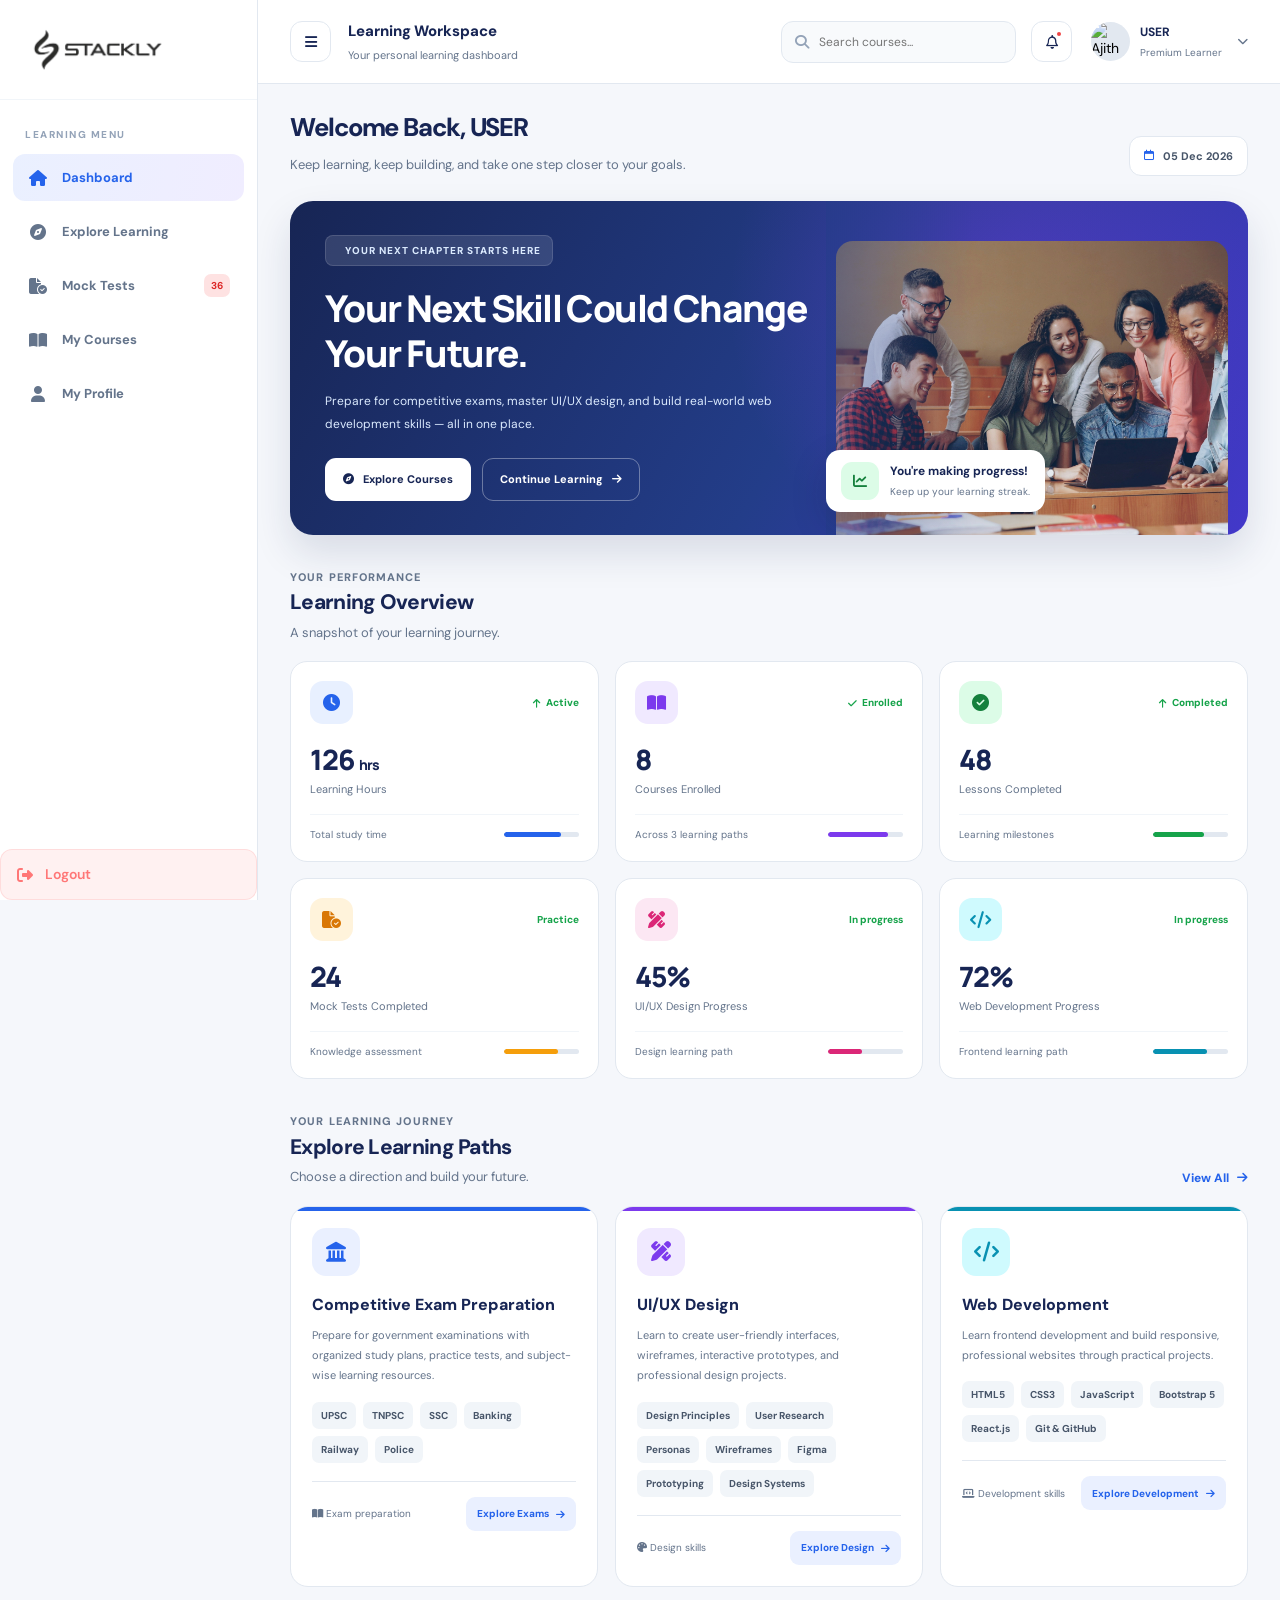
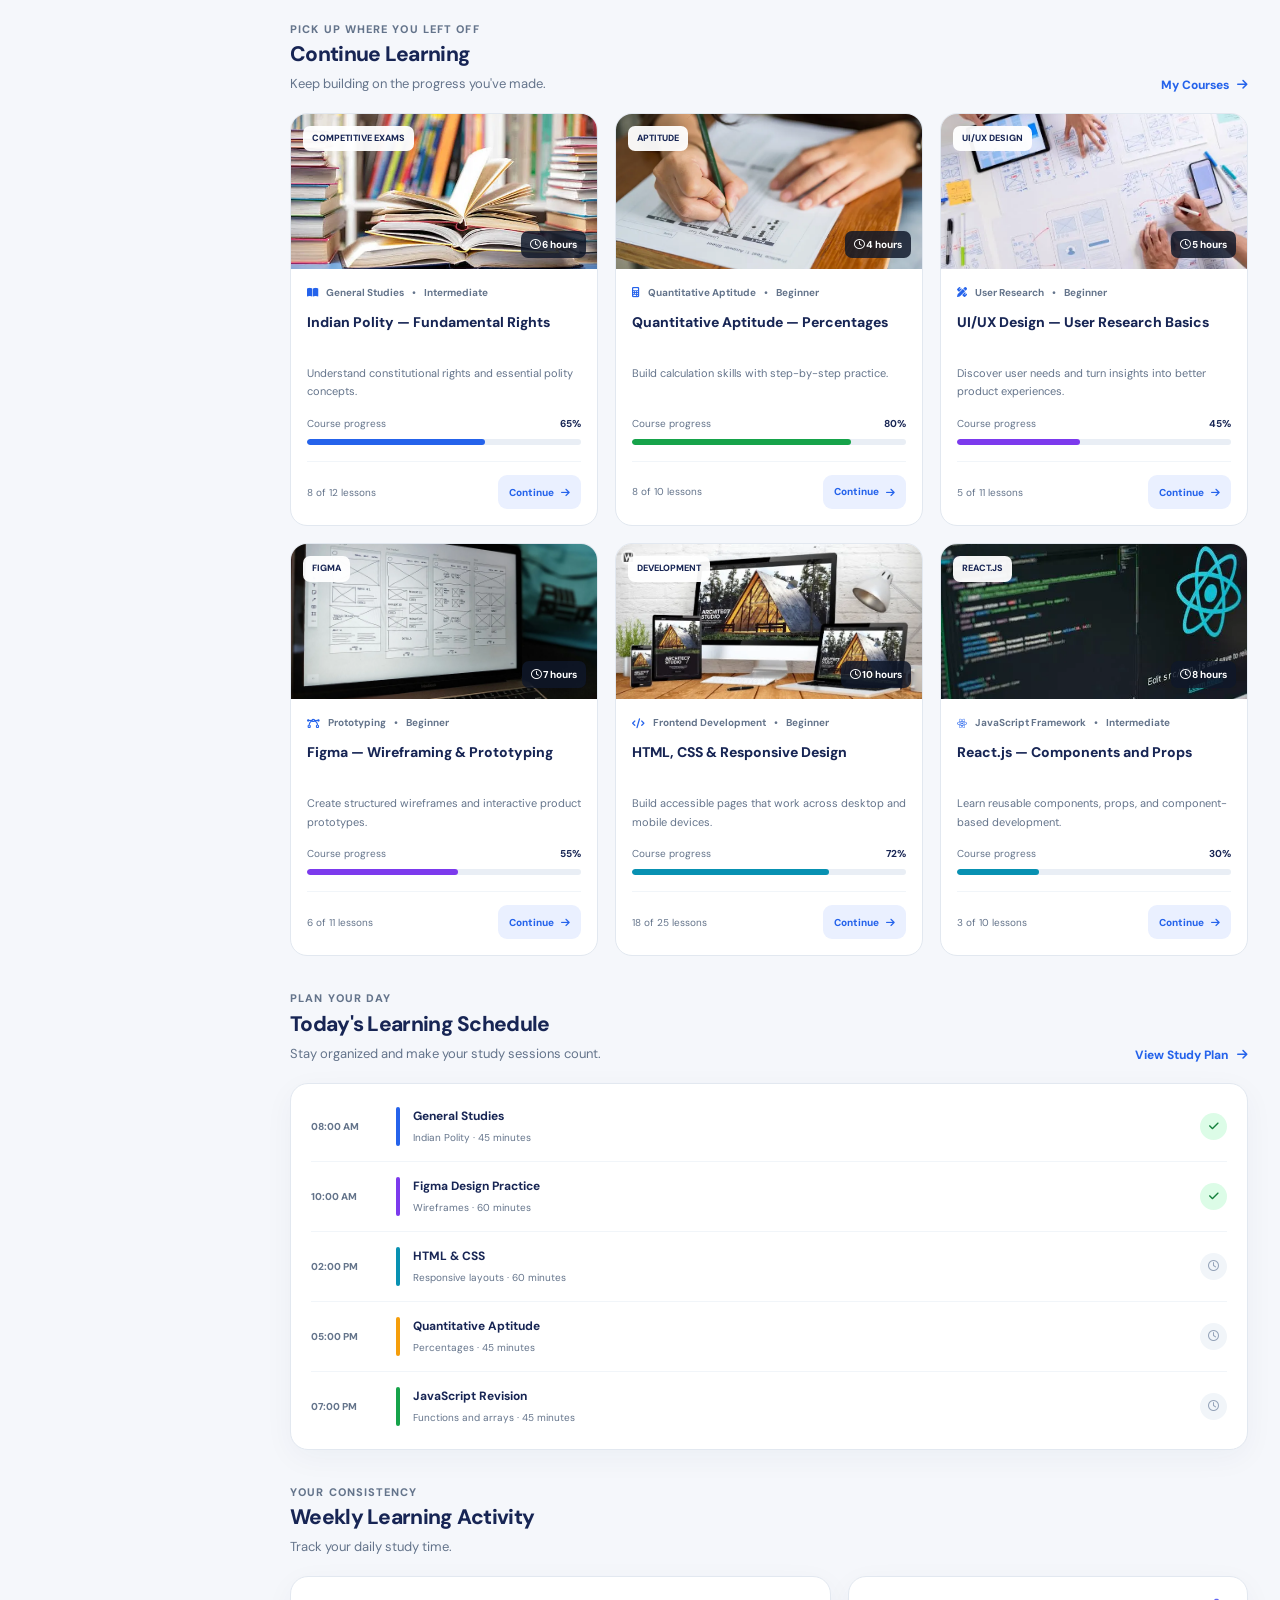
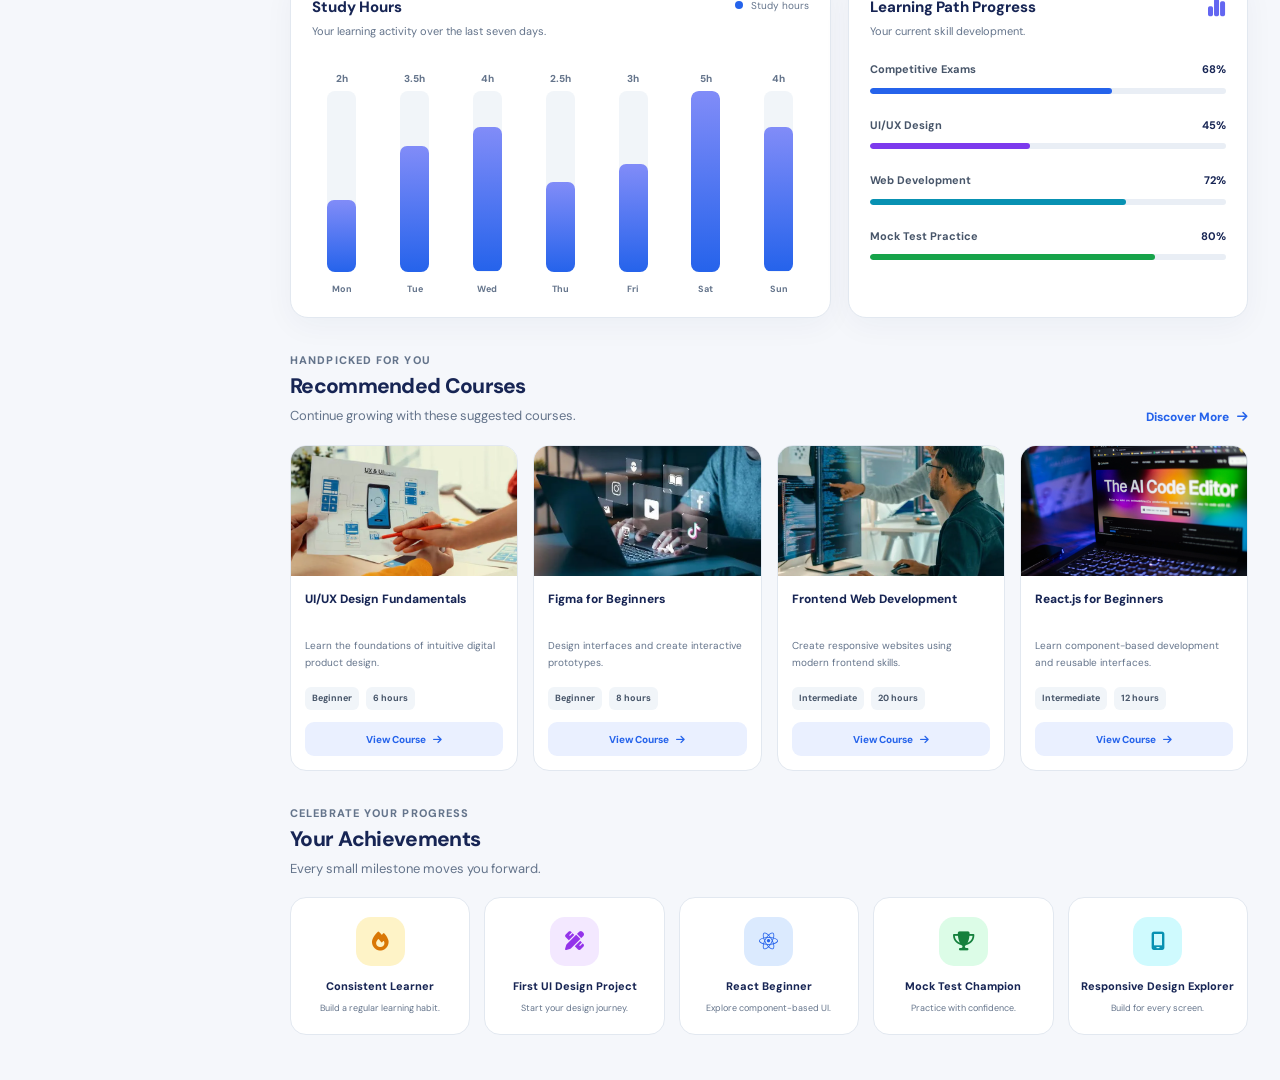
<file: user-dashboard.html>
<!DOCTYPE html>
<html lang="en">

<head>
    <meta charset="UTF-8">
    <meta name="viewport" content="width=device-width, initial-scale=1.0">

    <title>USER  Dashboard</title>

    <meta name="description"
          content="SKILLPREP learning dashboard for competitive exam preparation, UI/UX design and web development.">

    <!-- Google Fonts -->
    <link rel="preconnect" href="https://fonts.googleapis.com">
    <link rel="preconnect" href="https://fonts.gstatic.com" crossorigin>

    <link href="https://fonts.googleapis.com/css2?family=DM+Sans:wght@400;500;600;700;800&family=Manrope:wght@400;500;600;700;800&display=swap"
          rel="stylesheet">

    <!-- Bootstrap 5 -->
    <link href="https://cdn.jsdelivr.net/npm/bootstrap@5.3.3/dist/css/bootstrap.min.css"
          rel="stylesheet">

    <!-- Font Awesome -->
    <link href="https://cdnjs.cloudflare.com/ajax/libs/font-awesome/6.7.2/css/all.min.css"
          rel="stylesheet">

    <style>

        /* =====================================================
           SKILLPREP — GLOBAL DESIGN SYSTEM
        ===================================================== */

        :root {
            --navy: #172554;
            --blue: #2563EB;
            --indigo: #6366F1;
            --purple: #7C3AED;
            --orange: #F59E0B;

            --background: #F5F7FB;
            --white: #FFFFFF;

            --text: #1E293B;
            --muted: #64748B;
            --border: #E2E8F0;
            --success: #16A34A;

            --sidebar-width: 258px;
            --sidebar-collapsed: 82px;

            --radius: 18px;

            --shadow:
                0 8px 30px rgba(23, 37, 84, 0.045);

            --transition: 0.25s ease;
        }

        * {
            margin: 0;
            padding: 0;
            box-sizing: border-box;
        }

        html {
            scroll-behavior: smooth;
            scroll-padding-top: 100px;
        }

        body {
            background: var(--background);
            color: var(--text);
            font-family: "DM Sans", sans-serif;
            font-size: 14px;
            overflow-x: hidden;
        }

        button,
        input,
        select {
            font: inherit;
        }

        button,
        a {
            -webkit-tap-highlight-color: transparent;
        }

        a {
            text-decoration: none;
            color: inherit;
        }

        button {
            cursor: pointer;
        }

        img {
            display: block;
            max-width: 100%;
        }

        .app-shell {
            min-height: 100vh;
        }

        .muted {
            color: var(--muted);
        }

        .small-label {
            color: var(--muted);
            font-size: 11px;
            font-weight: 800;
            letter-spacing: 1.1px;
            text-transform: uppercase;
        }

        .section-block {
            margin-top: 34px;
            scroll-margin-top: 100px;
        }

        .section-heading {
            display: flex;
            align-items: flex-end;
            justify-content: space-between;
            gap: 18px;
            margin-bottom: 19px;
        }

        .section-heading h2 {
            color: var(--navy);
            font-size: 21px;
            font-weight: 800;
            letter-spacing: -0.7px;
            margin: 5px 0 0;
        }

        .section-heading p {
            color: var(--muted);
            font-size: 13px;
            margin: 7px 0 0;
        }

        .section-link {
            display: inline-flex;
            align-items: center;
            gap: 8px;
            color: var(--blue);
            font-size: 12px;
            font-weight: 800;
            white-space: nowrap;
        }

        .section-link:hover {
            color: var(--purple);
        }

        /* =====================================================
           SIDEBAR
        ===================================================== */

        .sidebar {
            width: var(--sidebar-width);
            height: 100vh;
            position: fixed;
            inset: 0 auto 0 0;
            z-index: 1000;

            display: flex;
            flex-direction: column;

            background: var(--white);
            border-right: 1px solid var(--border);

            transition:
                width var(--transition),
                transform var(--transition);

            overflow: hidden;
        }

        .brand {
            min-height: 88px;
            padding: 22px 23px;

            display: flex;
            align-items: center;
            gap: 12px;

            border-bottom: 1px solid #F1F5F9;
        }

        .brand-icon {
            width: 42px;
            height: 42px;
            flex-shrink: 0;

            display: grid;
            place-items: center;

            border-radius: 13px;

            color: #FFFFFF;
            font-size: 20px;

            background:
                linear-gradient(135deg, var(--blue), var(--purple));

            box-shadow: 0 7px 17px rgba(99, 102, 241, 0.22);
        }

        .brand-copy {
            min-width: 0;
        }

        .brand-copy strong {
            display: block;
            color: var(--navy);
            font-family: "Manrope", sans-serif;
            font-size: 20px;
            font-weight: 800;
            letter-spacing: -0.8px;
        }

        .brand-copy span {
            display: block;
            color: var(--muted);
            font-size: 9px;
            font-weight: 800;
            letter-spacing: 1px;
        }

        .sidebar-caption {
            padding: 27px 25px 12px;
            color: #94A3B8;
            font-size: 10px;
            font-weight: 800;
            letter-spacing: 1.5px;
            white-space: nowrap;
        }

        .sidebar-nav {
            padding: 0 13px;
            display: flex;
            flex-direction: column;
            gap: 7px;
        }

        .nav-item-link {
            min-height: 47px;
            padding: 0 14px;

            display: flex;
            align-items: center;
            gap: 14px;

            border-radius: 12px;

            color: #64748B;
            font-size: 13px;
            font-weight: 700;

            white-space: nowrap;
            transition: var(--transition);
        }

        .nav-item-link i {
            width: 21px;
            text-align: center;
            font-size: 16px;
            flex-shrink: 0;
        }

        .nav-item-link:hover {
            background: #F1F5FF;
            color: var(--blue);
        }

        .nav-item-link.active {
            background: linear-gradient(
                100deg,
                #EAF0FF,
                #F0EDFF
            );

            color: var(--blue);
        }

        .nav-item-link.active i {
            color: var(--blue);
        }

        .nav-item-link .nav-count {
            margin-left: auto;
            padding: 4px 7px;
            border-radius: 7px;

            background: #FEE2E2;
            color: #DC2626;

            font-size: 10px;
        }

        .sidebar-bottom {
            margin-top: auto;
            padding: 15px 13px 18px;
        }

        .sidebar-promo {
            padding: 17px 15px;
            margin-bottom: 17px;

            border-radius: 15px;
            background: linear-gradient(
                140deg,
                #EFF6FF,
                #F5F3FF
            );
        }

        .sidebar-promo .promo-icon {
            width: 34px;
            height: 34px;

            display: grid;
            place-items: center;

            border-radius: 10px;
            background: #FFFFFF;
            color: var(--purple);

            margin-bottom: 11px;
        }

        .sidebar-promo strong {
            display: block;
            color: var(--navy);
            font-size: 12px;
        }

        .sidebar-promo p {
            color: var(--muted);
            font-size: 11px;
            line-height: 1.6;
            margin: 6px 0 12px;
        }

        .sidebar-promo a {
            color: var(--blue);
            font-size: 11px;
            font-weight: 800;
        }

        .sidebar-user {
            display: flex;
            align-items: center;
            gap: 10px;

            padding: 12px 8px 0;
            border-top: 1px solid var(--border);
        }

        .avatar {
            width: 39px;
            height: 39px;
            flex-shrink: 0;

            border-radius: 50%;
            object-fit: cover;

            background: #E0E7FF;
        }

        .sidebar-user-info {
            min-width: 0;
            flex: 1;
        }

        .sidebar-user-info strong {
            display: block;
            color: var(--navy);
            font-size: 12px;
        }

        .sidebar-user-info span {
            display: block;
            color: var(--muted);
            font-size: 10px;
            margin-top: 4px;
        }

        .user-menu-link {
            color: var(--muted);
            padding: 7px;
        }

        /* =====================================================
           COLLAPSED SIDEBAR
        ===================================================== */

        body.sidebar-collapsed .sidebar {
            width: var(--sidebar-collapsed);
        }

        body.sidebar-collapsed .main-area {
            margin-left: var(--sidebar-collapsed);
        }

        body.sidebar-collapsed .brand {
            padding-left: 20px;
        }

        body.sidebar-collapsed .brand-copy,
        body.sidebar-collapsed .sidebar-caption,
        body.sidebar-collapsed .nav-item-link span,
        body.sidebar-collapsed .sidebar-promo,
        body.sidebar-collapsed .sidebar-user-info,
        body.sidebar-collapsed .user-menu-link {
            display: none;
        }

        body.sidebar-collapsed .sidebar-nav {
            padding: 0 12px;
        }

        body.sidebar-collapsed .nav-item-link {
            justify-content: center;
            padding: 0;
        }

        body.sidebar-collapsed .nav-item-link i {
            width: auto;
            font-size: 18px;
        }

        body.sidebar-collapsed .sidebar-user {
            justify-content: center;
            padding: 17px 0 0;
        }

        /* =====================================================
           MAIN AREA AND TOPBAR
        ===================================================== */

        .main-area {
            min-height: 100vh;
            margin-left: var(--sidebar-width);
            transition: margin-left var(--transition);
        }

        .topbar {
            min-height: 84px;
            padding: 15px 32px;

            display: flex;
            align-items: center;
            justify-content: space-between;
            gap: 20px;

            position: sticky;
            top: 0;
            z-index: 900;

            background: rgba(255, 255, 255, 0.96);
            border-bottom: 1px solid var(--border);
        }

        .topbar-left {
            display: flex;
            align-items: center;
            gap: 17px;
            min-width: 0;
        }

        .icon-button {
            width: 41px;
            height: 41px;
            flex-shrink: 0;

            display: grid;
            place-items: center;

            background: #FFFFFF;
            border: 1px solid var(--border);
            border-radius: 12px;

            color: var(--navy);
            transition: var(--transition);
        }

        .icon-button:hover {
            background: #EFF6FF;
            color: var(--blue);
            border-color: #BFDBFE;
        }

        .page-context {
            min-width: 0;
        }

        .page-context strong {
            display: block;
            color: var(--navy);
            font-size: 15px;
            font-weight: 800;
        }

        .page-context span {
            display: block;
            margin-top: 4px;
            color: var(--muted);
            font-size: 11px;
        }

        .topbar-right {
            display: flex;
            align-items: center;
            gap: 15px;
        }

        .top-search {
            width: 235px;
            height: 42px;
            padding: 0 13px;

            display: flex;
            align-items: center;
            gap: 10px;

            border: 1px solid var(--border);
            border-radius: 12px;
            background: #F8FAFC;
        }

        .top-search i {
            color: #94A3B8;
        }

        .top-search input {
            width: 100%;
            min-width: 0;

            background: transparent;
            border: none;
            outline: none;

            color: var(--text);
            font-size: 12px;
        }

        .top-search:focus-within {
            border-color: #93C5FD;
            background: #FFFFFF;
        }

        .notification-wrap,
        .profile-wrap {
            position: relative;
        }

        .notification-button {
            position: relative;
        }

        .notification-dot {
            width: 8px;
            height: 8px;
            position: absolute;
            top: 8px;
            right: 8px;

            border-radius: 50%;
            background: #EF4444;
            border: 2px solid #FFFFFF;
        }

        .profile-button {
            display: flex;
            align-items: center;
            gap: 10px;

            padding: 4px 0 4px 4px;

            border: none;
            background: transparent;
            text-align: left;
        }

        .profile-button .avatar {
            width: 39px;
            height: 39px;
        }

        .profile-button strong {
            display: block;
            color: var(--navy);
            font-size: 12px;
        }

        .profile-button span {
            display: block;
            color: var(--muted);
            font-size: 10px;
            margin-top: 4px;
        }

        .profile-button > i {
            color: var(--muted);
            font-size: 11px;
            margin-left: 5px;
        }

        .floating-menu {
            width: 245px;
            position: absolute;
            top: calc(100% + 13px);
            right: 0;
            z-index: 1200;

            display: none;

            padding: 10px;
            border: 1px solid var(--border);
            border-radius: 15px;

            background: #FFFFFF;
            box-shadow: 0 18px 45px rgba(15, 23, 42, 0.13);
        }

        .floating-menu.show {
            display: block;
            animation: menuIn 0.2s ease;
        }

        @keyframes menuIn {
            from {
                opacity: 0;
                transform: translateY(7px);
            }

            to {
                opacity: 1;
                transform: translateY(0);
            }
        }

        .floating-menu-title {
            padding: 12px;
            border-bottom: 1px solid var(--border);
            color: var(--navy);
            font-weight: 800;
        }

        .floating-menu a,
        .floating-menu button {
            width: 100%;
            display: flex;
            align-items: center;
            gap: 11px;

            padding: 12px;
            margin-top: 3px;

            border: none;
            border-radius: 9px;
            background: transparent;

            text-align: left;
            color: #475569;
            font-size: 12px;
            font-weight: 600;
        }

        .floating-menu a:hover,
        .floating-menu button:hover {
            background: #F1F5F9;
            color: var(--blue);
        }

        .notification-message {
            padding: 12px;
            color: var(--muted);
            font-size: 12px;
            line-height: 1.6;
        }

        .notification-message strong {
            display: block;
            color: var(--navy);
            margin-bottom: 5px;
        }

        /* =====================================================
           PAGE CONTENT
        ===================================================== */

        .page-content {
            width: 100%;
            max-width: 1800px;
            margin: 0 auto;
            padding: 29px 32px 45px;
        }

        .welcome-row {
            display: flex;
            align-items: flex-end;
            justify-content: space-between;
            gap: 20px;
            margin-bottom: 25px;
        }

        .welcome-row h1 {
            color: var(--navy);
            font-size: clamp(23px, 2vw, 29px);
            font-weight: 800;
            letter-spacing: -1.1px;
            margin: 0;
        }

        .welcome-row p {
            max-width: 620px;
            color: var(--muted);
            font-size: 13px;
            line-height: 1.8;
            margin: 9px 0 0;
        }

        .date-chip {
            display: flex;
            align-items: center;
            gap: 9px;

            padding: 11px 14px;

            border: 1px solid var(--border);
            border-radius: 12px;
            background: #FFFFFF;

            color: #475569;
            font-size: 11px;
            font-weight: 700;
            white-space: nowrap;
        }

        .date-chip i {
            color: var(--blue);
        }

        /* =====================================================
           HERO BANNER
        ===================================================== */

        .hero-banner {
            position: relative;
            overflow: hidden;

            display: grid;
            grid-template-columns: 1.12fr 0.88fr;
            align-items: center;

            min-height: 310px;
            border-radius: 23px;

            background:
                radial-gradient(
                    circle at 75% 30%,
                    rgba(124, 58, 237, 0.4),
                    transparent 37%
                ),
                linear-gradient(
                    120deg,
                    #172554 0%,
                    #233D89 55%,
                    #4338CA 100%
                );

            box-shadow: 0 18px 38px rgba(23, 37, 84, 0.13);
        }

        .hero-copy {
            position: relative;
            z-index: 2;
            padding: 34px 0 34px 35px;
        }

        .hero-kicker {
            display: inline-flex;
            align-items: center;
            gap: 8px;

            padding: 7px 11px;
            border-radius: 8px;

            background: rgba(255, 255, 255, 0.12);
            border: 1px solid rgba(255, 255, 255, 0.13);

            color: #DBEAFE;
            font-size: 10px;
            font-weight: 800;
            letter-spacing: 1px;
            text-transform: uppercase;
        }

        .hero-copy h2 {
            max-width: 530px;
            margin: 20px 0 14px;

            color: #FFFFFF;
            font-family: "Manrope", sans-serif;
            font-size: clamp(25px, 3vw, 37px);
            font-weight: 800;
            letter-spacing: -1.6px;
            line-height: 1.22;
        }

        .hero-copy p {
            max-width: 520px;
            color: #DBEAFE;
            font-size: 12px;
            line-height: 1.9;
            margin-bottom: 22px;
        }

        .hero-actions {
            display: flex;
            flex-wrap: wrap;
            gap: 11px;
        }

        .btn-primary-custom,
        .btn-white-custom,
        .btn-outline-custom {
            min-height: 43px;
            padding: 0 17px;

            display: inline-flex;
            align-items: center;
            justify-content: center;
            gap: 9px;

            border-radius: 11px;
            border: 1px solid transparent;

            font-size: 11px;
            font-weight: 800;
            transition: var(--transition);
        }

        .btn-primary-custom {
            background: var(--blue);
            color: #FFFFFF;
        }

        .btn-primary-custom:hover {
            background: #1D4ED8;
            color: #FFFFFF;
            transform: translateY(-2px);
        }

        .btn-white-custom {
            background: #FFFFFF;
            color: var(--navy);
        }

        .btn-white-custom:hover {
            background: #EFF6FF;
            color: var(--blue);
            transform: translateY(-2px);
        }

        .btn-outline-custom {
            border-color: var(--border);
            background: #FFFFFF;
            color: var(--navy);
        }

        .btn-outline-custom:hover {
            background: #EFF6FF;
            color: var(--blue);
        }

        .hero-visual {
            height: 100%;
            min-height: 310px;
            position: relative;
        }

        .hero-visual img {
            position: absolute;
            right: 20px;
            bottom: 0;

            width: calc(100% - 30px);
            height: 88%;

            object-fit: cover;
            object-position: center;

            border-radius: 17px 17px 0 0;
        }

        .hero-image-overlay {
            position: absolute;
            inset: 0;

            background: linear-gradient(
                90deg,
                rgba(35, 61, 137, 0.45),
                transparent 35%
            );

            pointer-events: none;
        }

        .floating-learning-card {
            position: absolute;
            left: 0;
            bottom: 23px;

            display: flex;
            align-items: center;
            gap: 11px;

            padding: 12px 15px;

            background: #FFFFFF;
            border-radius: 14px;
            box-shadow: 0 13px 35px rgba(15, 23, 42, 0.18);
        }

        .floating-learning-card .floating-icon {
            width: 38px;
            height: 38px;

            display: grid;
            place-items: center;

            background: #DCFCE7;
            color: #15803D;
            border-radius: 11px;
        }

        .floating-learning-card strong {
            display: block;
            color: var(--navy);
            font-size: 12px;
        }

        .floating-learning-card span {
            display: block;
            color: var(--muted);
            font-size: 10px;
            margin-top: 4px;
        }

        /* =====================================================
           COMMON CARDS
        ===================================================== */

        .surface-card {
            min-width: 0;
            background: #FFFFFF;
            border: 1px solid var(--border);
            border-radius: var(--radius);
            box-shadow: var(--shadow);
        }

        .stats-grid {
            display: grid;
            grid-template-columns: repeat(3, minmax(0, 1fr));
            gap: 16px;
        }

        .stat-card {
            min-width: 0;
            padding: 19px;

            background: #FFFFFF;
            border: 1px solid var(--border);
            border-radius: 17px;

            transition: var(--transition);
        }

        .stat-card:hover {
            transform: translateY(-3px);
            box-shadow: 0 13px 30px rgba(23, 37, 84, 0.07);
        }

        .stat-top {
            display: flex;
            align-items: center;
            justify-content: space-between;
            gap: 12px;
        }

        .stat-icon {
            width: 43px;
            height: 43px;
            flex-shrink: 0;

            display: grid;
            place-items: center;

            border-radius: 13px;
            font-size: 17px;
        }

        .icon-blue {
            background: #E8F0FF;
            color: #2563EB;
        }

        .icon-purple {
            background: #F0E9FF;
            color: #7C3AED;
        }

        .icon-orange {
            background: #FFF3DB;
            color: #D97706;
        }

        .icon-green {
            background: #DCFCE7;
            color: #15803D;
        }

        .icon-pink {
            background: #FCE7F3;
            color: #DB2777;
        }

        .icon-cyan {
            background: #CFFAFE;
            color: #0891B2;
        }

        .stat-change {
            display: inline-flex;
            align-items: center;
            gap: 5px;

            color: var(--success);
            font-size: 10px;
            font-weight: 800;
        }

        .stat-card h3 {
            margin: 19px 0 4px;

            color: var(--navy);
            font-family: "Manrope", sans-serif;
            font-size: 28px;
            font-weight: 800;
            letter-spacing: -1px;
        }

        .stat-card p {
            margin: 0;
            color: var(--muted);
            font-size: 11px;
        }

        .stat-bottom {
            margin-top: 17px;
            padding-top: 12px;

            border-top: 1px solid #F1F5F9;

            display: flex;
            align-items: center;
            justify-content: space-between;
            gap: 8px;

            color: var(--muted);
            font-size: 10px;
        }

        .mini-progress {
            width: 75px;
            height: 5px;
            overflow: hidden;

            border-radius: 10px;
            background: #E2E8F0;
        }

        .mini-progress span {
            display: block;
            height: 100%;
            border-radius: inherit;
            background: var(--blue);
        }

        /* =====================================================
           LEARNING PATHS
        ===================================================== */

        .path-grid {
            display: grid;
            grid-template-columns: repeat(3, minmax(0, 1fr));
            gap: 17px;
        }

        .path-card {
            position: relative;
            overflow: hidden;
            padding: 21px;

            background: #FFFFFF;
            border: 1px solid var(--border);
            border-radius: 18px;

            transition: var(--transition);
        }

        .path-card:hover {
            transform: translateY(-4px);
            box-shadow: 0 15px 35px rgba(23, 37, 84, 0.08);
        }

        .path-card::before {
            content: "";
            position: absolute;
            top: 0;
            left: 0;
            width: 100%;
            height: 4px;
            background: var(--path-color);
        }

        .path-icon {
            width: 48px;
            height: 48px;

            display: grid;
            place-items: center;

            border-radius: 14px;
            color: var(--path-color);
            background: var(--path-bg);
            font-size: 20px;
        }

        .path-card h3 {
            color: var(--navy);
            font-size: 16px;
            font-weight: 800;
            line-height: 1.5;
            margin: 17px 0 8px;
        }

        .path-card > p {
            color: var(--muted);
            font-size: 11px;
            line-height: 1.85;
            margin-bottom: 16px;
        }

        .tag-list {
            display: flex;
            flex-wrap: wrap;
            gap: 7px;
            margin-bottom: 18px;
        }

        .tag {
            padding: 6px 9px;
            border-radius: 7px;

            background: #F1F5F9;
            color: #475569;

            font-size: 10px;
            font-weight: 700;
        }

        .path-footer {
            padding-top: 15px;
            border-top: 1px solid var(--border);

            display: flex;
            align-items: center;
            justify-content: space-between;
            gap: 12px;
        }

        .path-footer span {
            color: var(--muted);
            font-size: 10px;
        }

        /* =====================================================
           COURSE CARDS
        ===================================================== */

        .course-grid {
            display: grid;
            grid-template-columns: repeat(3, minmax(0, 1fr));
            gap: 17px;
        }

        .course-card {
            min-width: 0;
            overflow: hidden;

            background: #FFFFFF;
            border: 1px solid var(--border);
            border-radius: 17px;

            transition: var(--transition);
        }

        .course-card:hover {
            transform: translateY(-3px);
            box-shadow: 0 15px 30px rgba(23, 37, 84, 0.08);
        }

        .course-image-wrap {
            height: 155px;
            position: relative;
            overflow: hidden;
            background: #E2E8F0;
        }

        .course-image-wrap img {
            width: 100%;
            height: 100%;
            object-fit: cover;
            transition: transform 0.4s ease;
        }

        .course-card:hover .course-image-wrap img {
            transform: scale(1.045);
        }

        .course-badge {
            position: absolute;
            top: 12px;
            left: 12px;

            padding: 6px 9px;
            border-radius: 7px;

            background: rgba(255, 255, 255, 0.95);
            color: var(--navy);

            font-size: 9px;
            font-weight: 800;
        }

        .course-duration {
            position: absolute;
            right: 11px;
            bottom: 11px;

            padding: 6px 9px;
            border-radius: 7px;

            background: rgba(15, 23, 42, 0.83);
            color: #FFFFFF;

            font-size: 10px;
            font-weight: 700;
        }

        .course-body {
            padding: 16px;
        }

        .course-meta {
            display: flex;
            align-items: center;
            gap: 8px;

            color: var(--muted);
            font-size: 10px;
            font-weight: 700;
        }

        .course-meta i {
            color: var(--blue);
        }

        .course-body h3 {
            min-height: 45px;
            margin: 11px 0 8px;

            color: var(--navy);
            font-size: 14px;
            font-weight: 800;
            line-height: 1.6;
        }

        .course-body > p {
            min-height: 37px;
            color: var(--muted);
            font-size: 11px;
            line-height: 1.7;
            margin-bottom: 15px;
        }

        .progress-label {
            display: flex;
            justify-content: space-between;
            gap: 10px;

            margin-bottom: 8px;

            color: var(--muted);
            font-size: 10px;
        }

        .progress-label strong {
            color: var(--navy);
        }

        .progress-track {
            height: 6px;
            overflow: hidden;

            background: #E9EEF5;
            border-radius: 10px;
        }

        .progress-track span {
            display: block;
            height: 100%;
            width: var(--progress, 0%);

            background: var(--progress-color, var(--blue));
            border-radius: inherit;
        }

        .course-footer {
            margin-top: 16px;
            padding-top: 13px;

            border-top: 1px solid #F1F5F9;

            display: flex;
            align-items: center;
            justify-content: space-between;
            gap: 10px;
        }

        .course-footer small {
            color: var(--muted);
            font-size: 10px;
        }

        .btn-small {
            min-height: 34px;
            padding: 0 11px;

            display: inline-flex;
            align-items: center;
            justify-content: center;
            gap: 7px;

            border: 0;
            border-radius: 9px;

            background: #EAF0FF;
            color: var(--blue);

            font-size: 10px;
            font-weight: 800;

            transition: var(--transition);
        }

        .btn-small:hover {
            background: var(--blue);
            color: #FFFFFF;
        }

        /* =====================================================
           SCHEDULE
        ===================================================== */

        .schedule-list {
            padding: 8px 20px;
        }

        .schedule-item {
            display: flex;
            align-items: center;
            gap: 13px;

            padding: 15px 0;
            border-bottom: 1px solid #F1F5F9;
        }

        .schedule-item:last-child {
            border-bottom: 0;
        }

        .schedule-time {
            width: 72px;
            flex-shrink: 0;

            color: var(--muted);
            font-size: 10px;
            font-weight: 800;
        }

        .schedule-color {
            width: 4px;
            align-self: stretch;
            min-height: 39px;

            border-radius: 10px;
            background: var(--schedule-color, var(--blue));
        }

        .schedule-content {
            flex: 1;
            min-width: 0;
        }

        .schedule-content strong {
            display: block;
            color: var(--navy);
            font-size: 12px;
        }

        .schedule-content span {
            display: block;
            margin-top: 5px;
            color: var(--muted);
            font-size: 10px;
        }

        .schedule-status {
            width: 27px;
            height: 27px;
            flex-shrink: 0;

            display: grid;
            place-items: center;

            border-radius: 50%;
            background: #F1F5F9;
            color: #94A3B8;
            font-size: 11px;
        }

        .schedule-status.done {
            background: #DCFCE7;
            color: #15803D;
        }

        /* =====================================================
           ANALYTICS
        ===================================================== */

        .analytics-grid {
            display: grid;
            grid-template-columns: 1.35fr 1fr;
            gap: 17px;
        }

        .panel-card {
            min-width: 0;
            padding: 21px;
        }

        .panel-heading {
            display: flex;
            align-items: flex-start;
            justify-content: space-between;
            gap: 14px;

            margin-bottom: 22px;
        }

        .panel-heading h3 {
            color: var(--navy);
            font-size: 15px;
            font-weight: 800;
            margin: 0;
        }

        .panel-heading p {
            color: var(--muted);
            font-size: 11px;
            margin: 7px 0 0;
        }

        .chart-legend {
            display: flex;
            align-items: center;
            gap: 13px;
            flex-wrap: wrap;

            color: var(--muted);
            font-size: 10px;
        }

        .legend-dot {
            display: inline-block;
            width: 8px;
            height: 8px;
            margin-right: 5px;
            border-radius: 50%;
            background: var(--legend-color, var(--blue));
        }

        .bar-chart {
            height: 235px;

            display: grid;
            grid-template-columns: repeat(7, minmax(0, 1fr));
            gap: 13px;

            padding-top: 10px;
        }

        .chart-column {
            display: flex;
            flex-direction: column;
            align-items: center;
            min-width: 0;
        }

        .chart-value {
            height: 20px;
            color: var(--muted);
            font-size: 10px;
            font-weight: 800;
        }

        .chart-track {
            position: relative;
            width: 100%;
            max-width: 29px;
            flex: 1;

            display: flex;
            align-items: flex-end;

            border-radius: 8px;
            background: #F1F5F9;
            overflow: hidden;
        }

        .chart-bar {
            width: 100%;
            height: var(--bar-height);

            border-radius: 7px 7px 0 0;

            background: linear-gradient(
                180deg,
                #818CF8,
                #2563EB
            );

            animation: growBar 0.8s ease both;
            transform-origin: bottom;
        }

        @keyframes growBar {
            from {
                transform: scaleY(0.1);
            }

            to {
                transform: scaleY(1);
            }
        }

        .chart-day {
            margin-top: 11px;
            color: var(--muted);
            font-size: 9px;
            font-weight: 700;
        }

        .skill-progress-list {
            display: flex;
            flex-direction: column;
            gap: 23px;
        }

        .skill-row-head {
            display: flex;
            align-items: center;
            justify-content: space-between;
            gap: 10px;

            margin-bottom: 10px;
        }

        .skill-row-head span {
            color: #475569;
            font-size: 11px;
            font-weight: 700;
        }

        .skill-row-head strong {
            color: var(--navy);
            font-size: 11px;
        }

        /* =====================================================
           RECOMMENDATIONS
        ===================================================== */

        .recommend-grid {
            display: grid;
            grid-template-columns: repeat(4, minmax(0, 1fr));
            gap: 15px;
        }

        .recommend-card {
            overflow: hidden;

            background: #FFFFFF;
            border: 1px solid var(--border);
            border-radius: 16px;

            transition: var(--transition);
        }

        .recommend-card:hover {
            transform: translateY(-4px);
            box-shadow: var(--shadow);
        }

        .recommend-card img {
            width: 100%;
            height: 130px;
            object-fit: cover;
            background: #E2E8F0;
        }

        .recommend-body {
            padding: 14px;
        }

        .recommend-body h3 {
            min-height: 39px;
            margin: 0 0 8px;

            color: var(--navy);
            font-size: 12px;
            font-weight: 800;
            line-height: 1.6;
        }

        .recommend-body p {
            min-height: 34px;
            color: var(--muted);
            font-size: 10px;
            line-height: 1.7;
        }

        .recommend-meta {
            display: flex;
            flex-wrap: wrap;
            gap: 7px;

            margin: 12px 0;
        }

        .recommend-meta span {
            padding: 5px 7px;
            border-radius: 6px;
            background: #F1F5F9;

            color: #475569;
            font-size: 9px;
            font-weight: 700;
        }

        .recommend-body .btn-small {
            width: 100%;
        }

        /* =====================================================
           ACHIEVEMENTS
        ===================================================== */

        .achievement-grid {
            display: grid;
            grid-template-columns: repeat(5, minmax(0, 1fr));
            gap: 14px;
        }

        .achievement-card {
            padding: 19px 12px;
            text-align: center;

            background: #FFFFFF;
            border: 1px solid var(--border);
            border-radius: 16px;

            transition: var(--transition);
        }

        .achievement-card:hover {
            transform: translateY(-3px);
            border-color: #C7D2FE;
        }

        .achievement-icon {
            width: 49px;
            height: 49px;
            margin: 0 auto 12px;

            display: grid;
            place-items: center;

            border-radius: 15px;
            font-size: 19px;

            background: var(--achievement-bg, #E0E7FF);
            color: var(--achievement-color, #4F46E5);
        }

        .achievement-card h3 {
            color: var(--navy);
            font-size: 11px;
            font-weight: 800;
            line-height: 1.6;
            margin: 0 0 5px;
        }

        .achievement-card p {
            color: var(--muted);
            font-size: 9px;
            line-height: 1.6;
            margin: 0;
        }

        /* =====================================================
           EXPLORE LEARNING SECTION
        ===================================================== */

        .page-banner {
            position: relative;
            overflow: hidden;

            padding: 30px;

            border-radius: 21px;

            background:
                radial-gradient(
                    circle at 85% 15%,
                    rgba(99, 102, 241, 0.18),
                    transparent 30%
                ),
                linear-gradient(120deg, #FFFFFF, #EEF2FF);

            border: 1px solid #E0E7FF;
        }

        .page-banner h2 {
            color: var(--navy);
            font-size: clamp(23px, 3vw, 32px);
            font-weight: 800;
            letter-spacing: -1px;
        }

        .page-banner p {
            max-width: 620px;
            color: var(--muted);
            line-height: 1.8;
            font-size: 12px;
            margin: 10px 0 0;
        }

        .filter-panel {
            padding: 19px;
            margin-top: 20px;

            display: grid;
            grid-template-columns: 2fr 1fr 1fr 1fr;
            gap: 12px;

            background: #FFFFFF;
            border: 1px solid var(--border);
            border-radius: 16px;
        }

        .filter-field {
            min-width: 0;
        }

        .filter-field label {
            display: block;
            margin-bottom: 8px;

            color: #475569;
            font-size: 10px;
            font-weight: 800;
        }

        .filter-control {
            width: 100%;
            min-height: 43px;
            padding: 0 12px;

            background: #F8FAFC;
            border: 1px solid var(--border);
            border-radius: 10px;

            color: var(--text);
            outline: none;
            font-size: 11px;
        }

        .filter-control:focus {
            border-color: #93C5FD;
            background: #FFFFFF;
        }

        .catalog-heading {
            margin: 29px 0 15px;

            display: flex;
            align-items: center;
            justify-content: space-between;
            gap: 15px;
        }

        .catalog-heading h3 {
            margin: 0;
            color: var(--navy);
            font-size: 17px;
            font-weight: 800;
        }

        .catalog-heading span {
            color: var(--muted);
            font-size: 11px;
        }

        .category-grid {
            display: grid;
            grid-template-columns: repeat(4, minmax(0, 1fr));
            gap: 14px;
        }

        .category-card {
            padding: 18px;

            border: 1px solid var(--border);
            border-radius: 15px;
            background: #FFFFFF;
        }

        .category-card .category-icon {
            width: 40px;
            height: 40px;

            display: grid;
            place-items: center;

            border-radius: 12px;
            background: var(--category-bg, #EFF6FF);
            color: var(--category-color, #2563EB);

            font-size: 16px;
        }

        .category-card h4 {
            color: var(--navy);
            font-size: 12px;
            font-weight: 800;
            margin: 13px 0 7px;
        }

        .category-card p {
            min-height: 48px;
            color: var(--muted);
            font-size: 10px;
            line-height: 1.7;
        }

        .category-card a {
            display: inline-flex;
            align-items: center;
            gap: 6px;

            color: var(--blue);
            font-size: 10px;
            font-weight: 800;
        }

        .catalog-course-grid {
            display: grid;
            grid-template-columns: repeat(3, minmax(0, 1fr));
            gap: 16px;
        }

        .catalog-card {
            min-width: 0;
            overflow: hidden;

            background: #FFFFFF;
            border: 1px solid var(--border);
            border-radius: 16px;
        }

        .catalog-card > img {
            width: 100%;
            height: 145px;
            object-fit: cover;
            background: #E2E8F0;
        }

        .catalog-card-body {
            padding: 15px;
        }

        .catalog-card h4 {
            color: var(--navy);
            font-size: 13px;
            font-weight: 800;
            line-height: 1.6;
            margin: 10px 0 8px;
        }

        .catalog-card p {
            min-height: 39px;
            color: var(--muted);
            font-size: 10px;
            line-height: 1.7;
        }

        .catalog-tags {
            display: flex;
            flex-wrap: wrap;
            gap: 6px;
            margin: 12px 0 15px;
        }

        .catalog-tags span {
            padding: 5px 7px;
            border-radius: 6px;
            background: #F1F5F9;
            color: #475569;
            font-size: 9px;
            font-weight: 700;
        }

        .catalog-card .btn-small {
            width: 100%;
        }

        .empty-state {
            padding: 35px 20px;
            text-align: center;

            background: #FFFFFF;
            border: 1px dashed #CBD5E1;
            border-radius: 15px;
        }

        .empty-state i {
            color: #94A3B8;
            font-size: 27px;
        }

        .empty-state h4 {
            color: var(--navy);
            font-size: 15px;
            margin: 13px 0 7px;
        }

        .empty-state p {
            color: var(--muted);
            font-size: 12px;
            margin: 0;
        }

        /* =====================================================
           MOCK TESTS
        ===================================================== */

        .test-stats {
            display: grid;
            grid-template-columns: repeat(4, minmax(0, 1fr));
            gap: 15px;
        }

        .test-grid {
            display: grid;
            grid-template-columns: repeat(3, minmax(0, 1fr));
            gap: 16px;
        }

        .test-card {
            padding: 18px;

            background: #FFFFFF;
            border: 1px solid var(--border);
            border-radius: 16px;

            transition: var(--transition);
        }

        .test-card:hover {
            border-color: #BFDBFE;
            transform: translateY(-3px);
        }

        .test-card-top {
            display: flex;
            align-items: center;
            justify-content: space-between;
            gap: 12px;
        }

        .test-card h3 {
            color: var(--navy);
            font-size: 13px;
            font-weight: 800;
            line-height: 1.6;
            margin: 14px 0 8px;
        }

        .test-card p {
            color: var(--muted);
            font-size: 10px;
            line-height: 1.7;
        }

        .difficulty {
            padding: 5px 8px;
            border-radius: 6px;
            font-size: 9px;
            font-weight: 800;
        }

        .difficulty.easy {
            color: #15803D;
            background: #DCFCE7;
        }

        .difficulty.medium {
            color: #B45309;
            background: #FEF3C7;
        }

        .difficulty.hard {
            color: #B91C1C;
            background: #FEE2E2;
        }

        .test-meta {
            display: flex;
            flex-wrap: wrap;
            gap: 11px;

            padding: 12px 0;
            margin: 12px 0;

            border-top: 1px solid var(--border);
            border-bottom: 1px solid var(--border);

            color: var(--muted);
            font-size: 10px;
        }

        .test-meta i {
            color: var(--blue);
            margin-right: 4px;
        }

        .test-card .btn-small {
            width: 100%;
        }

        .table-responsive {
            border-radius: 13px;
        }

        .results-table {
            width: 100%;
            min-width: 800px;
            border-collapse: collapse;
        }

        .results-table th {
            padding: 15px 13px;

            background: #F8FAFC;
            border-bottom: 1px solid var(--border);

            color: var(--muted);
            font-size: 10px;
            font-weight: 800;
            text-align: left;
            white-space: nowrap;
        }

        .results-table td {
            padding: 15px 13px;
            border-bottom: 1px solid #F1F5F9;

            color: #475569;
            font-size: 11px;
            white-space: nowrap;
        }

        .results-table tbody tr:last-child td {
            border-bottom: 0;
        }

        .results-table td strong {
            color: var(--navy);
        }

        .status-completed {
            display: inline-block;
            padding: 6px 8px;
            border-radius: 6px;

            background: #DCFCE7;
            color: #15803D;

            font-size: 9px;
            font-weight: 800;
        }

        /* =====================================================
           MY COURSES
        ===================================================== */

        .filter-tabs {
            display: flex;
            align-items: center;
            gap: 8px;

            overflow-x: auto;
            padding-bottom: 7px;
            scrollbar-width: thin;
        }

        .filter-tab {
            flex-shrink: 0;
            min-height: 39px;
            padding: 0 14px;

            border: 1px solid var(--border);
            border-radius: 10px;
            background: #FFFFFF;

            color: #64748B;
            font-size: 11px;
            font-weight: 800;

            transition: var(--transition);
        }

        .filter-tab:hover,
        .filter-tab.active {
            background: var(--navy);
            border-color: var(--navy);
            color: #FFFFFF;
        }

        .enrolled-grid {
            display: grid;
            grid-template-columns: repeat(3, minmax(0, 1fr));
            gap: 16px;
        }

        .enrolled-card {
            overflow: hidden;
            background: #FFFFFF;
            border: 1px solid var(--border);
            border-radius: 16px;
        }

        .enrolled-card img {
            width: 100%;
            height: 155px;
            object-fit: cover;
            background: #E2E8F0;
        }

        .enrolled-body {
            padding: 16px;
        }

        .enrolled-body h3 {
            color: var(--navy);
            font-size: 13px;
            font-weight: 800;
            line-height: 1.6;
            margin: 11px 0 8px;
        }

        .enrolled-body p {
            color: var(--muted);
            font-size: 10px;
            margin: 0 0 15px;
        }

        .enrolled-footer {
            display: flex;
            align-items: center;
            justify-content: space-between;
            gap: 8px;
            margin-top: 13px;
        }

        .enrolled-footer small {
            color: var(--muted);
            font-size: 9px;
        }

        .roadmap-grid {
            display: grid;
            grid-template-columns: repeat(3, minmax(0, 1fr));
            gap: 16px;
        }

        .roadmap-card {
            padding: 20px;
        }

        .roadmap-card h3 {
            color: var(--navy);
            font-size: 14px;
            font-weight: 800;
            margin: 0 0 20px;
        }

        .roadmap-step {
            position: relative;
            display: flex;
            align-items: center;
            gap: 12px;
            padding-bottom: 19px;
        }

        .roadmap-step:last-child {
            padding-bottom: 0;
        }

        .roadmap-step:not(:last-child)::after {
            content: "";
            position: absolute;

            left: 15px;
            top: 34px;
            bottom: 0;

            width: 2px;
            background: #E2E8F0;
        }

        .roadmap-number {
            width: 32px;
            height: 32px;
            flex-shrink: 0;

            position: relative;
            z-index: 1;

            display: grid;
            place-items: center;

            border: 1px solid #C7D2FE;
            border-radius: 50%;

            background: #EEF2FF;
            color: #4F46E5;

            font-size: 10px;
            font-weight: 800;
        }

        .roadmap-number.done {
            background: #DCFCE7;
            border-color: #BBF7D0;
            color: #15803D;
        }

        .roadmap-step strong {
            display: block;
            color: #334155;
            font-size: 11px;
        }

        .roadmap-step span {
            display: block;
            color: var(--muted);
            font-size: 9px;
            margin-top: 4px;
        }

        /* =====================================================
           MY PROFILE
        ===================================================== */

        .profile-hero {
            display: flex;
            align-items: center;
            gap: 23px;

            padding: 27px;

            border-radius: 20px;
            border: 1px solid #DCE6FF;

            background:
                radial-gradient(
                    circle at 90% 10%,
                    rgba(99, 102, 241, 0.11),
                    transparent 28%
                ),
                #FFFFFF;
        }

        .profile-large-avatar {
            width: 100px;
            height: 100px;
            flex-shrink: 0;

            object-fit: cover;
            border-radius: 24px;

            background: #E0E7FF;
            border: 4px solid #EEF2FF;
        }

        .profile-hero-copy {
            flex: 1;
            min-width: 0;
        }

        .profile-hero-copy h2 {
            color: var(--navy);
            font-size: 23px;
            font-weight: 800;
            margin: 0 0 7px;
        }

        .profile-hero-copy p {
            color: var(--muted);
            font-size: 11px;
            margin: 0 0 13px;
        }

        .membership-chip {
            display: inline-flex;
            align-items: center;
            gap: 7px;

            padding: 7px 10px;
            border-radius: 8px;

            background: #FFF3DB;
            color: #92400E;

            font-size: 10px;
            font-weight: 800;
        }

        .profile-details-grid {
            display: grid;
            grid-template-columns: repeat(2, minmax(0, 1fr));
            gap: 13px;
        }

        .detail-item {
            padding: 14px;
            border: 1px solid #F1F5F9;
            border-radius: 12px;
            background: #FAFBFD;
        }

        .detail-item span {
            display: block;
            color: var(--muted);
            font-size: 10px;
            margin-bottom: 7px;
        }

        .detail-item strong {
            display: block;
            color: var(--navy);
            font-size: 12px;
            font-weight: 800;
            overflow-wrap: anywhere;
        }

        .settings-list {
            display: flex;
            flex-direction: column;
            gap: 9px;
        }

        .settings-item {
            width: 100%;
            display: flex;
            align-items: center;
            gap: 12px;

            padding: 13px;

            border: 1px solid var(--border);
            border-radius: 12px;
            background: #FFFFFF;

            text-align: left;
            color: var(--text);

            transition: var(--transition);
        }

        .settings-item:hover {
            background: #F8FAFC;
            border-color: #BFDBFE;
        }

        .settings-item > i:first-child {
            width: 37px;
            height: 37px;
            flex-shrink: 0;

            display: grid;
            place-items: center;

            border-radius: 11px;
            background: #EEF2FF;
            color: var(--blue);
        }

        .settings-item span {
            flex: 1;
            min-width: 0;
        }

        .settings-item strong {
            display: block;
            font-size: 11px;
            font-weight: 800;
        }

        .settings-item small {
            display: block;
            margin-top: 4px;
            color: var(--muted);
            font-size: 9px;
        }

        .settings-item > i:last-child {
            color: #94A3B8;
        }

        /* =====================================================
           CUSTOM 404 VIEW
        ===================================================== */

        .not-found-view {
            min-height: 70vh;
            padding: 35px 15px;

            display: none;
            align-items: center;
            justify-content: center;

            text-align: center;
        }

        .not-found-view.show {
            display: flex;
        }

        .not-found-content {
            max-width: 580px;
        }

        .not-found-number {
            color: var(--blue);
            font-family: "Manrope", sans-serif;
            font-size: clamp(90px, 18vw, 160px);
            font-weight: 800;
            letter-spacing: -10px;
            line-height: 1;
        }

        .not-found-icon {
            width: 95px;
            height: 95px;
            margin: 15px auto 25px;

            display: grid;
            place-items: center;

            border-radius: 28px;

            background: linear-gradient(135deg, #E0E7FF, #F3E8FF);
            color: var(--purple);

            font-size: 38px;
        }

        .not-found-content h2 {
            color: var(--navy);
            font-size: clamp(21px, 4vw, 30px);
            font-weight: 800;
            line-height: 1.4;
        }

        .not-found-content p {
            max-width: 460px;
            margin: 12px auto 23px;

            color: var(--muted);
            font-size: 13px;
            line-height: 1.8;
        }

        .not-found-actions {
            display: flex;
            justify-content: center;
            flex-wrap: wrap;
            gap: 10px;
        }

        /* =====================================================
           MOBILE OVERLAY
        ===================================================== */

        .sidebar-overlay {
            display: none;

            position: fixed;
            inset: 0;
            z-index: 950;

            background: rgba(15, 23, 42, 0.48);
        }

        .sidebar-overlay.show {
            display: block;
        }

        .mobile-brand {
            display: none;
            align-items: center;
            gap: 10px;
        }

        .mobile-brand .brand-icon {
            width: 36px;
            height: 36px;
            border-radius: 11px;
            font-size: 16px;
        }

        .mobile-brand strong {
            color: var(--navy);
            font-size: 17px;
            font-weight: 800;
        }

        /* =====================================================
           ANIMATIONS
        ===================================================== */

        .reveal {
            opacity: 0;
            transform: translateY(15px);
            transition:
                opacity 0.55s ease,
                transform 0.55s ease;
        }

        .reveal.visible {
            opacity: 1;
            transform: translateY(0);
        }

        /* =====================================================
           RESPONSIVE — TABLET
        ===================================================== */

        @media (max-width: 1200px) {

            :root {
                --sidebar-width: 235px;
            }

            .page-content {
                padding: 25px 23px 40px;
            }

            .topbar {
                padding: 14px 23px;
            }

            .stats-grid {
                grid-template-columns: repeat(3, minmax(0, 1fr));
            }

            .path-grid,
            .course-grid,
            .catalog-course-grid,
            .enrolled-grid,
            .test-grid {
                grid-template-columns: repeat(2, minmax(0, 1fr));
            }

            .recommend-grid {
                grid-template-columns: repeat(2, minmax(0, 1fr));
            }

            .category-grid {
                grid-template-columns: repeat(4, minmax(0, 1fr));
            }

            .achievement-grid {
                grid-template-columns: repeat(5, minmax(0, 1fr));
            }

            .hero-copy {
                padding-left: 27px;
            }

            .hero-copy h2 {
                font-size: 29px;
            }

        }

        /* =====================================================
           RESPONSIVE — MOBILE
        ===================================================== */

        @media (max-width: 900px) {

            .sidebar {
                width: 270px;
                transform: translateX(-100%);
                box-shadow: none;
            }

            .sidebar.mobile-open {
                transform: translateX(0);
                box-shadow: 15px 0 45px rgba(15, 23, 42, 0.12);
            }

            body.sidebar-collapsed .sidebar {
                width: 270px;
            }

            body.sidebar-collapsed .brand {
                padding-left: 23px;
            }

            body.sidebar-collapsed .brand-copy,
            body.sidebar-collapsed .sidebar-caption,
            body.sidebar-collapsed .nav-item-link span,
            body.sidebar-collapsed .sidebar-user-info,
            body.sidebar-collapsed .user-menu-link {
                display: initial;
            }

            body.sidebar-collapsed .sidebar-promo {
                display: block;
            }

            body.sidebar-collapsed .sidebar-nav {
                padding: 0 13px;
            }

            body.sidebar-collapsed .nav-item-link {
                justify-content: flex-start;
                padding: 0 14px;
            }

            body.sidebar-collapsed .nav-item-link i {
                width: 21px;
            }

            body.sidebar-collapsed .sidebar-user {
                justify-content: flex-start;
                padding: 12px 8px 0;
            }

            .main-area,
            body.sidebar-collapsed .main-area {
                margin-left: 0;
            }

            .topbar {
                min-height: 73px;
                padding: 12px 18px;
            }

            .mobile-brand {
                display: flex;
            }

            .topbar-left {
                gap: 11px;
            }

            .page-context {
                display: none;
            }

            .top-search {
                width: 185px;
            }

            .page-content {
                padding: 23px 18px 35px;
            }

            .hero-banner {
                grid-template-columns: 1fr 0.75fr;
                min-height: 285px;
            }

            .hero-visual {
                min-height: 285px;
            }

            .hero-copy h2 {
                font-size: 26px;
            }

            .analytics-grid {
                grid-template-columns: 1fr;
            }

            .roadmap-grid {
                grid-template-columns: 1fr;
            }

            .filter-panel {
                grid-template-columns: repeat(2, minmax(0, 1fr));
            }

        }

        @media (max-width: 600px) {

            .topbar {
                padding: 12px 13px;
                gap: 10px;
            }

            .topbar-left {
                gap: 9px;
            }

            .icon-button {
                width: 37px;
                height: 37px;
                border-radius: 10px;
            }

            .mobile-brand {
                gap: 7px;
            }

            .mobile-brand .brand-icon {
                width: 33px;
                height: 33px;
            }

            .mobile-brand strong {
                font-size: 15px;
            }

            .topbar-right {
                gap: 8px;
            }

            .top-search {
                display: none;
            }

            .profile-button .avatar {
                width: 34px;
                height: 34px;
            }

            .profile-button > div,
            .profile-button > i {
                display: none;
            }

            .page-content {
                padding: 19px 13px 30px;
            }

            .welcome-row {
                align-items: flex-start;
                flex-direction: column;
                gap: 13px;
                margin-bottom: 20px;
            }

            .welcome-row h1 {
                font-size: 23px;
            }

            .welcome-row p {
                font-size: 12px;
            }

            .date-chip {
                padding: 9px 11px;
            }

            .hero-banner {
                display: flex;
                flex-direction: column;
                align-items: stretch;
                border-radius: 18px;
            }

            .hero-copy {
                padding: 24px 19px 20px;
            }

            .hero-copy h2 {
                font-size: 27px;
                letter-spacing: -1px;
            }

            .hero-copy p {
                font-size: 11px;
            }

            .hero-visual {
                min-height: 210px;
                height: 210px;
            }

            .hero-visual img {
                right: 12px;
                width: calc(100% - 24px);
                height: 100%;
                border-radius: 13px 13px 0 0;
            }

            .floating-learning-card {
                left: 12px;
                bottom: 12px;
                padding: 9px 11px;
            }

            .section-block {
                margin-top: 27px;
            }

            .section-heading {
                align-items: flex-start;
                margin-bottom: 15px;
            }

            .section-heading h2 {
                font-size: 19px;
            }

            .section-heading p {
                font-size: 11px;
            }

            .section-link {
                font-size: 10px;
                padding-top: 5px;
            }

            .stats-grid {
                grid-template-columns: repeat(2, minmax(0, 1fr));
                gap: 10px;
            }

            .stat-card {
                padding: 13px;
                border-radius: 14px;
            }

            .stat-icon {
                width: 36px;
                height: 36px;
                font-size: 15px;
                border-radius: 10px;
            }

            .stat-change {
                font-size: 9px;
            }

            .stat-card h3 {
                font-size: 24px;
                margin-top: 15px;
            }

            .stat-card p {
                font-size: 10px;
                line-height: 1.6;
            }

            .stat-bottom {
                font-size: 9px;
            }

            .mini-progress {
                width: 46px;
            }

            .path-grid,
            .course-grid,
            .catalog-course-grid,
            .enrolled-grid,
            .test-grid {
                grid-template-columns: 1fr;
            }

            .recommend-grid {
                grid-template-columns: repeat(2, minmax(0, 1fr));
                gap: 10px;
            }

            .recommend-card img {
                height: 115px;
            }

            .recommend-body {
                padding: 11px;
            }

            .recommend-body h3 {
                font-size: 11px;
            }

            .recommend-body p {
                font-size: 9px;
            }

            .achievement-grid {
                grid-template-columns: repeat(2, minmax(0, 1fr));
                gap: 10px;
            }

            .achievement-card {
                padding: 16px 9px;
            }

            .schedule-list {
                padding: 5px 13px;
            }

            .schedule-item {
                gap: 9px;
            }

            .schedule-time {
                width: 62px;
                font-size: 9px;
            }

            .schedule-content strong {
                font-size: 11px;
            }

            .schedule-content span {
                font-size: 9px;
            }

            .panel-card {
                padding: 15px;
            }

            .bar-chart {
                height: 205px;
                gap: 8px;
            }

            .chart-track {
                max-width: 24px;
            }

            .chart-day {
                font-size: 8px;
            }

            .category-grid {
                grid-template-columns: repeat(2, minmax(0, 1fr));
                gap: 10px;
            }

            .category-card {
                padding: 13px;
            }

            .category-card h4 {
                font-size: 11px;
            }

            .category-card p {
                min-height: 58px;
                font-size: 9px;
            }

            .filter-panel {
                padding: 13px;
                gap: 10px;
            }

            .filter-field label {
                font-size: 9px;
            }

            .filter-control {
                padding: 0 8px;
                font-size: 10px;
            }

            .test-stats {
                grid-template-columns: repeat(2, minmax(0, 1fr));
                gap: 10px;
            }

            .catalog-heading h3 {
                font-size: 15px;
            }

            .page-banner {
                padding: 22px 17px;
            }

            .profile-hero {
                align-items: flex-start;
                flex-direction: column;
                padding: 20px;
            }

            .profile-large-avatar {
                width: 80px;
                height: 80px;
                border-radius: 20px;
            }

            .profile-hero-copy h2 {
                font-size: 21px;
            }

            .profile-details-grid {
                grid-template-columns: 1fr;
            }

            .not-found-number {
                letter-spacing: -6px;
            }

        }

        @media (prefers-reduced-motion: reduce) {

            *,
            *::before,
            *::after {
                scroll-behavior: auto !important;
                animation-duration: 0.01ms !important;
                transition-duration: 0.01ms !important;
            }

            .reveal {
                opacity: 1;
                transform: none;
            }

        }


        .brand {
    display: inline-flex;
    align-items: center;
    text-decoration: none;
    flex-shrink: 0;
}

.brand-logo {
    width: 150px;
    height: 55px;
    object-fit: contain;
    display: block;
}

@media (max-width: 576px) {
    .brand-logo {
        width: 120px;
        height: 45px;
    }
}

/* SIDEBAR BOTTOM */
.sidebar-bottom {
    margin-top: auto;
    padding: 18px 0 0;
    border-top: 1px solid rgba(255, 255, 255, 0.1);
}

/* LOGOUT BUTTON */
.sidebar-logout {
    display: flex;
    align-items: center;
    gap: 12px;
    width: 100%;
    padding: 14px 16px;
    border-radius: 12px;
    color: #ff7777;
    background: rgba(255, 77, 77, 0.08);
    border: 1px solid rgba(255, 77, 77, 0.12);
    text-decoration: none;
    font-size: 14px;
    font-weight: 600;
    transition: all 0.3s ease;
}

.sidebar-logout i {
    font-size: 16px;
}

.sidebar-logout:hover {
    background: rgba(255, 77, 77, 0.16);
    border-color: rgba(255, 77, 77, 0.3);
    color: #ff5252;
    transform: translateY(-2px);
}

    </style>
</head>

<body>

<div class="app-shell">

    <!-- =====================================================
         MOBILE OVERLAY
    ====================================================== -->

    <div class="sidebar-overlay" id="sidebarOverlay"></div>


    <!-- =====================================================
         SIDEBAR — EXACTLY 5 MAIN SECTIONS
    ====================================================== -->

    <aside class="sidebar" id="sidebar">

     <a href="user-dashboard.html" class="brand" aria-label="SKILLPREP Home">
    <img src="assets/logo2.webp" alt="SKILLPREP Logo" class="brand-logo">
</a>


        <div class="sidebar-caption">
            LEARNING MENU
        </div>


        <nav class="sidebar-nav" aria-label="Main navigation">

            <a href="index.html"
               class="nav-item-link active"
               data-section="dashboard">

                <i class="fa-solid fa-house"></i>
                <span>Dashboard</span>

            </a>


            <a href="#explore"
               class="nav-item-link"
               data-section="explore">

                <i class="fa-solid fa-compass"></i>
                <span>Explore Learning</span>

            </a>


            <a href="#mock-tests"
               class="nav-item-link"
               data-section="mock-tests">

                <i class="fa-solid fa-file-circle-check"></i>
                <span>Mock Tests</span>

                <span class="nav-count">36</span>

            </a>


            <a href="#my-courses"
               class="nav-item-link"
               data-section="my-courses">

                <i class="fa-solid fa-book-open"></i>
                <span>My Courses</span>

            </a>


            <a href="#my-profile"
               class="nav-item-link"
               data-section="my-profile">

                <i class="fa-solid fa-user"></i>
                <span>My Profile</span>

            </a>

        </nav>


       <div class="sidebar-bottom">

    <a href="index.html" class="sidebar-logout">
        <i class="fa-solid fa-right-from-bracket"></i>
        <span>Logout</span>
    </a>

</div>


            

     

    </aside>


    <!-- =====================================================
         MAIN AREA
    ====================================================== -->

    <div class="main-area">


        <!-- TOPBAR -->

        <header class="topbar">

            <div class="topbar-left">

                <button
                    class="icon-button"
                    id="sidebarToggle"
                    aria-label="Toggle sidebar"
                    aria-expanded="false">

                    <i class="fa-solid fa-bars"></i>

                </button>


                <a href="index.html" class="mobile-brand">

                    <div class="brand-icon">
                        <i class="fa-solid fa-graduation-cap"></i>
                    </div>

                    <strong>SKILLPREP</strong>

                </a>


                <div class="page-context">

                    <strong>Learning Workspace</strong>
                    <span>Your personal learning dashboard</span>

                </div>

            </div>


            <div class="topbar-right">


                <label class="top-search">

                    <i class="fa-solid fa-magnifying-glass"></i>

                    <input
                        type="search"
                        id="globalSearch"
                        placeholder="Search courses..."
                        aria-label="Search courses">

                </label>


                <!-- Notifications -->

                <div class="notification-wrap">

                    <button
                        class="icon-button notification-button"
                        id="notificationButton"
                        aria-label="Notifications"
                        aria-expanded="false">

                        <i class="fa-regular fa-bell"></i>
                        <span class="notification-dot"></span>

                    </button>


                    <div class="floating-menu"
                         id="notificationMenu">

                        <div class="floating-menu-title">
                            Notifications
                        </div>

                        <div class="notification-message">

                            <strong>
                                <i class="fa-solid fa-circle-check text-success"></i>
                                Learning reminder
                            </strong>

                            Your daily learning plan is ready.

                        </div>

                        <div class="notification-message">

                            <strong>
                                <i class="fa-solid fa-book-open text-primary"></i>
                                New course available
                            </strong>

                            Discover more frontend development lessons.

                        </div>

                        <button type="button"
                                class="dismiss-notifications">

                            <i class="fa-solid fa-check-double"></i>
                            Dismiss notifications

                        </button>

                    </div>

                </div>


                <!-- Profile dropdown -->

                <div class="profile-wrap">

                    <button
                        class="profile-button"
                        id="profileButton"
                        aria-expanded="false">

                        <img
                            class="avatar"
                            src="https://images.unsplash.com/photo-1500648767791-00dcc994a43e?auto=format&fit=crop&w=150&q=80"
                            alt="Ajith Kumar"
                            loading="lazy">

                        <div>
                            <strong>USER</strong>
                            <span>Premium Learner</span>
                        </div>

                        <i class="fa-solid fa-chevron-down"></i>

                    </button>


                    <div class="floating-menu" id="profileMenu">

                        <div class="floating-menu-title">
                            My Account
                        </div>

                        <a href="#my-profile">
                            <i class="fa-regular fa-user"></i>
                            My Profile
                        </a>

                        <a href="404.html">
                            <i class="fa-solid fa-gear"></i>
                            Account Settings
                        </a>

                        <a href="404.html">
                            <i class="fa-solid fa-right-from-bracket"></i>
                            Logout
                        </a>

                    </div>

                </div>

            </div>

        </header>


        <!-- =================================================
             PAGE CONTENT
        ================================================== -->

        <main class="page-content" id="mainContent">


            <!-- =============================================
                 1. DASHBOARD
            ============================================== -->

            <section id="dashboard" data-page-section="dashboard">


                <!-- Welcome -->

                <div class="welcome-row reveal">

                    <div>

                        <h1>
                            Welcome Back, USER
                        </h1>

                        <p>
                            Keep learning, keep building, and take
                            one step closer to your goals.
                        </p>

                    </div>


                    <div class="date-chip">

                        <i class="fa-regular fa-calendar"></i>

                        <span id="currentDate">Loading date...</span>

                    </div>

                </div>


                <!-- Hero -->

                <div class="hero-banner reveal">

                    <div class="hero-copy">

                        <div class="hero-kicker">

                            <i class="fa-solid fa-sparkles"></i>

                            YOUR NEXT CHAPTER STARTS HERE

                        </div>


                        <h2>
                            Your Next Skill Could Change Your Future.
                        </h2>


                        <p>
                            Prepare for competitive exams, master
                            UI/UX design, and build real-world web
                            development skills — all in one place.
                        </p>


                        <div class="hero-actions">

                            <a href="404.html"
                               class="btn-white-custom">

                                <i class="fa-solid fa-compass"></i>

                                Explore Courses

                            </a>


                            <a href="404.html"
                               class="btn-outline-custom"
                               style="background:transparent;
                                      color:white;
                                      border-color:rgba(255,255,255,.35)">

                                Continue Learning

                                <i class="fa-solid fa-arrow-right"></i>

                            </a>

                        </div>

                    </div>


                    <div class="hero-visual">

                        <img
                            src="assets/a6.webp"
                            alt="Student learning digital skills"
                            loading="lazy">

                        <div class="hero-image-overlay"></div>


                        <div class="floating-learning-card">

                            <div class="floating-icon">

                                <i class="fa-solid fa-chart-line"></i>

                            </div>

                            <div>

                                <strong>You're making progress!</strong>

                                <span>Keep up your learning streak.</span>

                            </div>

                        </div>

                    </div>

                </div>


                <!-- Statistics -->

                <div class="section-block">

                    <div class="section-heading reveal">

                        <div>

                            <div class="small-label">
                                YOUR PERFORMANCE
                            </div>

                            <h2>Learning Overview</h2>

                            <p>
                                A snapshot of your learning journey.
                            </p>

                        </div>

                    </div>


                    <div class="stats-grid">


                        <article class="stat-card reveal">

                            <div class="stat-top">

                                <div class="stat-icon icon-blue">
                                    <i class="fa-solid fa-clock"></i>
                                </div>

                                <span class="stat-change">
                                    <i class="fa-solid fa-arrow-up"></i>
                                    Active
                                </span>

                            </div>

                            <h3>126 <small style="font-size:14px">hrs</small></h3>

                            <p>Learning Hours</p>

                            <div class="stat-bottom">

                                <span>Total study time</span>

                                <div class="mini-progress">
                                    <span style="width:76%"></span>
                                </div>

                            </div>

                        </article>


                        <article class="stat-card reveal">

                            <div class="stat-top">

                                <div class="stat-icon icon-purple">
                                    <i class="fa-solid fa-book-open"></i>
                                </div>

                                <span class="stat-change">
                                    <i class="fa-solid fa-check"></i>
                                    Enrolled
                                </span>

                            </div>

                            <h3>8</h3>

                            <p>Courses Enrolled</p>

                            <div class="stat-bottom">

                                <span>Across 3 learning paths</span>

                                <div class="mini-progress">
                                    <span style="width:80%;background:#7C3AED"></span>
                                </div>

                            </div>

                        </article>


                        <article class="stat-card reveal">

                            <div class="stat-top">

                                <div class="stat-icon icon-green">
                                    <i class="fa-solid fa-circle-check"></i>
                                </div>

                                <span class="stat-change">
                                    <i class="fa-solid fa-arrow-up"></i>
                                    Completed
                                </span>

                            </div>

                            <h3>48</h3>

                            <p>Lessons Completed</p>

                            <div class="stat-bottom">

                                <span>Learning milestones</span>

                                <div class="mini-progress">
                                    <span style="width:68%;background:#16A34A"></span>
                                </div>

                            </div>

                        </article>


                        <article class="stat-card reveal">

                            <div class="stat-top">

                                <div class="stat-icon icon-orange">
                                    <i class="fa-solid fa-file-circle-check"></i>
                                </div>

                                <span class="stat-change">
                                    Practice
                                </span>

                            </div>

                            <h3>24</h3>

                            <p>Mock Tests Completed</p>

                            <div class="stat-bottom">

                                <span>Knowledge assessment</span>

                                <div class="mini-progress">
                                    <span style="width:72%;background:#F59E0B"></span>
                                </div>

                            </div>

                        </article>


                        <article class="stat-card reveal">

                            <div class="stat-top">

                                <div class="stat-icon icon-pink">
                                    <i class="fa-solid fa-pen-ruler"></i>
                                </div>

                                <span class="stat-change">In progress</span>

                            </div>

                            <h3>45%</h3>

                            <p>UI/UX Design Progress</p>

                            <div class="stat-bottom">

                                <span>Design learning path</span>

                                <div class="mini-progress">
                                    <span style="width:45%;background:#DB2777"></span>
                                </div>

                            </div>

                        </article>


                        <article class="stat-card reveal">

                            <div class="stat-top">

                                <div class="stat-icon icon-cyan">
                                    <i class="fa-solid fa-code"></i>
                                </div>

                                <span class="stat-change">In progress</span>

                            </div>

                            <h3>72%</h3>

                            <p>Web Development Progress</p>

                            <div class="stat-bottom">

                                <span>Frontend learning path</span>

                                <div class="mini-progress">
                                    <span style="width:72%;background:#0891B2"></span>
                                </div>

                            </div>

                        </article>


                    </div>

                </div>


                <!-- Learning Paths -->

                <div class="section-block">

                    <div class="section-heading reveal">

                        <div>

                            <div class="small-label">
                                YOUR LEARNING JOURNEY
                            </div>

                            <h2>Explore Learning Paths</h2>

                            <p>
                                Choose a direction and build your future.
                            </p>

                        </div>

                        <a href="404.html" class="section-link">

                            View All

                            <i class="fa-solid fa-arrow-right"></i>

                        </a>

                    </div>


                    <div class="path-grid">


                        <article class="path-card reveal"
                                 style="--path-color:#2563EB;
                                        --path-bg:#EAF0FF">

                            <div class="path-icon">
                                <i class="fa-solid fa-landmark"></i>
                            </div>

                            <h3>Competitive Exam Preparation</h3>

                            <p>
                                Prepare for government examinations with
                                organized study plans, practice tests,
                                and subject-wise learning resources.
                            </p>

                            <div class="tag-list">

                                <span class="tag">UPSC</span>
                                <span class="tag">TNPSC</span>
                                <span class="tag">SSC</span>
                                <span class="tag">Banking</span>
                                <span class="tag">Railway</span>
                                <span class="tag">Police</span>

                            </div>

                            <div class="path-footer">

                                <span>
                                    <i class="fa-solid fa-book-open"></i>
                                    Exam preparation
                                </span>

                                <a href="404.html" class="btn-small">
                                    Explore Exams
                                    <i class="fa-solid fa-arrow-right"></i>
                                </a>

                            </div>

                        </article>


                        <article class="path-card reveal"
                                 style="--path-color:#7C3AED;
                                        --path-bg:#F0E9FF">

                            <div class="path-icon">
                                <i class="fa-solid fa-pen-ruler"></i>
                            </div>

                            <h3>UI/UX Design</h3>

                            <p>
                                Learn to create user-friendly interfaces,
                                wireframes, interactive prototypes,
                                and professional design projects.
                            </p>

                            <div class="tag-list">

                                <span class="tag">Design Principles</span>
                                <span class="tag">User Research</span>
                                <span class="tag">Personas</span>
                                <span class="tag">Wireframes</span>
                                <span class="tag">Figma</span>
                                <span class="tag">Prototyping</span>
                                <span class="tag">Design Systems</span>

                            </div>

                            <div class="path-footer">

                                <span>
                                    <i class="fa-solid fa-palette"></i>
                                    Design skills
                                </span>

                                <a href="404.html" class="btn-small">
                                    Explore Design
                                    <i class="fa-solid fa-arrow-right"></i>
                                </a>

                            </div>

                        </article>


                        <article class="path-card reveal"
                                 style="--path-color:#0891B2;
                                        --path-bg:#CFFAFE">

                            <div class="path-icon">
                                <i class="fa-solid fa-code"></i>
                            </div>

                            <h3>Web Development</h3>

                            <p>
                                Learn frontend development and build
                                responsive, professional websites
                                through practical projects.
                            </p>

                            <div class="tag-list">

                                <span class="tag">HTML5</span>
                                <span class="tag">CSS3</span>
                                <span class="tag">JavaScript</span>
                                <span class="tag">Bootstrap 5</span>
                                <span class="tag">React.js</span>
                                <span class="tag">Git & GitHub</span>

                            </div>

                            <div class="path-footer">

                                <span>
                                    <i class="fa-solid fa-laptop-code"></i>
                                    Development skills
                                </span>

                                <a href="404.html" class="btn-small">
                                    Explore Development
                                    <i class="fa-solid fa-arrow-right"></i>
                                </a>

                            </div>

                        </article>


                    </div>

                </div>


                <!-- Continue Learning -->

                <div class="section-block">

                    <div class="section-heading reveal">

                        <div>

                            <div class="small-label">
                                PICK UP WHERE YOU LEFT OFF
                            </div>

                            <h2>Continue Learning</h2>

                            <p>
                                Keep building on the progress you've made.
                            </p>

                        </div>

                        <a href="#my-courses" class="section-link">
                            My Courses
                            <i class="fa-solid fa-arrow-right"></i>
                        </a>

                    </div>


                    <div class="course-grid">


                        <article class="course-card reveal"
                                 data-course-name="Indian Polity Fundamental Rights"
                                 data-category="Competitive Exams"
                                 data-level="Intermediate"
                                 data-duration="6 hours">

                            <div class="course-image-wrap">

                                <img
                                    src="assets/u1.webp"
                                    alt="Indian polity study materials"
                                    loading="lazy">

                                <span class="course-badge">
                                    COMPETITIVE EXAMS
                                </span>

                                <span class="course-duration">
                                    <i class="fa-regular fa-clock"></i>
                                    6 hours
                                </span>

                            </div>

                            <div class="course-body">

                                <div class="course-meta">
                                    <i class="fa-solid fa-book-open"></i>
                                    General Studies
                                    <span>•</span>
                                    Intermediate
                                </div>

                                <h3>Indian Polity — Fundamental Rights</h3>

                                <p>
                                    Understand constitutional rights
                                    and essential polity concepts.
                                </p>

                                <div class="progress-label">
                                    <span>Course progress</span>
                                    <strong>65%</strong>
                                </div>

                                <div class="progress-track">
                                    <span style="--progress:65%"></span>
                                </div>

                                <div class="course-footer">

                                    <small>8 of 12 lessons</small>

                                    <a href="404.html" class="btn-small">
                                        Continue
                                        <i class="fa-solid fa-arrow-right"></i>
                                    </a>

                                </div>

                            </div>

                        </article>


                        <article class="course-card reveal"
                                 data-course-name="Quantitative Aptitude Percentages"
                                 data-category="Competitive Exams"
                                 data-level="Beginner"
                                 data-duration="4 hours">

                            <div class="course-image-wrap">

                                <img
                                    src="assets/u2.webp"
                                    alt="Quantitative aptitude study notes"
                                    loading="lazy">

                                <span class="course-badge">
                                    APTITUDE
                                </span>

                                <span class="course-duration">
                                    <i class="fa-regular fa-clock"></i>
                                    4 hours
                                </span>

                            </div>

                            <div class="course-body">

                                <div class="course-meta">
                                    <i class="fa-solid fa-calculator"></i>
                                    Quantitative Aptitude
                                    <span>•</span>
                                    Beginner
                                </div>

                                <h3>Quantitative Aptitude — Percentages</h3>

                                <p>
                                    Build calculation skills with
                                    step-by-step practice.
                                </p>

                                <div class="progress-label">
                                    <span>Course progress</span>
                                    <strong>80%</strong>
                                </div>

                                <div class="progress-track">
                                    <span style="--progress:80%;
                                                 --progress-color:#16A34A"></span>
                                </div>

                                <div class="course-footer">

                                    <small>8 of 10 lessons</small>

                                    <a href="404.html" class="btn-small">
                                        Continue
                                        <i class="fa-solid fa-arrow-right"></i>
                                    </a>

                                </div>

                            </div>

                        </article>


                        <article class="course-card reveal"
                                 data-course-name="UI UX Design User Research"
                                 data-category="UI/UX Design"
                                 data-level="Beginner"
                                 data-duration="5 hours">

                            <div class="course-image-wrap">

                                <img
                                    src="assets/u3.webp"
                                    alt="Creative UI UX design workspace"
                                    loading="lazy">

                                <span class="course-badge">
                                    UI/UX DESIGN
                                </span>

                                <span class="course-duration">
                                    <i class="fa-regular fa-clock"></i>
                                    5 hours
                                </span>

                            </div>

                            <div class="course-body">

                                <div class="course-meta">
                                    <i class="fa-solid fa-pen-ruler"></i>
                                    User Research
                                    <span>•</span>
                                    Beginner
                                </div>

                                <h3>UI/UX Design — User Research Basics</h3>

                                <p>
                                    Discover user needs and turn insights
                                    into better product experiences.
                                </p>

                                <div class="progress-label">
                                    <span>Course progress</span>
                                    <strong>45%</strong>
                                </div>

                                <div class="progress-track">
                                    <span style="--progress:45%;
                                                 --progress-color:#7C3AED"></span>
                                </div>

                                <div class="course-footer">

                                    <small>5 of 11 lessons</small>

                                    <a href="404.html" class="btn-small">
                                        Continue
                                        <i class="fa-solid fa-arrow-right"></i>
                                    </a>

                                </div>

                            </div>

                        </article>


                        <article class="course-card reveal"
                                 data-course-name="Figma Wireframing Prototyping"
                                 data-category="UI/UX Design"
                                 data-level="Beginner"
                                 data-duration="7 hours">

                            <div class="course-image-wrap">

                                <img
                                    src="assets/u4.webp"
                                    alt="Digital interface design practice"
                                    loading="lazy">

                                <span class="course-badge">
                                    FIGMA
                                </span>

                                <span class="course-duration">
                                    <i class="fa-regular fa-clock"></i>
                                    7 hours
                                </span>

                            </div>

                            <div class="course-body">

                                <div class="course-meta">
                                    <i class="fa-solid fa-bezier-curve"></i>
                                    Prototyping
                                    <span>•</span>
                                    Beginner
                                </div>

                                <h3>Figma — Wireframing & Prototyping</h3>

                                <p>
                                    Create structured wireframes and
                                    interactive product prototypes.
                                </p>

                                <div class="progress-label">
                                    <span>Course progress</span>
                                    <strong>55%</strong>
                                </div>

                                <div class="progress-track">
                                    <span style="--progress:55%;
                                                 --progress-color:#7C3AED"></span>
                                </div>

                                <div class="course-footer">

                                    <small>6 of 11 lessons</small>

                                    <a href="404.html" class="btn-small">
                                        Continue
                                        <i class="fa-solid fa-arrow-right"></i>
                                    </a>

                                </div>

                            </div>

                        </article>


                        <article class="course-card reveal"
                                 data-course-name="Web Development HTML CSS Responsive Design"
                                 data-category="Web Development"
                                 data-level="Beginner"
                                 data-duration="10 hours">

                            <div class="course-image-wrap">

                                <img
                                    src="assets/u5.webp"
                                    alt="Web development coding workspace"
                                    loading="lazy">

                                <span class="course-badge">
                                    DEVELOPMENT
                                </span>

                                <span class="course-duration">
                                    <i class="fa-regular fa-clock"></i>
                                    10 hours
                                </span>

                            </div>

                            <div class="course-body">

                                <div class="course-meta">
                                    <i class="fa-solid fa-code"></i>
                                    Frontend Development
                                    <span>•</span>
                                    Beginner
                                </div>

                                <h3>HTML, CSS & Responsive Design</h3>

                                <p>
                                    Build accessible pages that work
                                    across desktop and mobile devices.
                                </p>

                                <div class="progress-label">
                                    <span>Course progress</span>
                                    <strong>72%</strong>
                                </div>

                                <div class="progress-track">
                                    <span style="--progress:72%;
                                                 --progress-color:#0891B2"></span>
                                </div>

                                <div class="course-footer">

                                    <small>18 of 25 lessons</small>

                                    <a href="404.html" class="btn-small">
                                        Continue
                                        <i class="fa-solid fa-arrow-right"></i>
                                    </a>

                                </div>

                            </div>

                        </article>


                        <article class="course-card reveal"
                                 data-course-name="React Components Props"
                                 data-category="Web Development"
                                 data-level="Intermediate"
                                 data-duration="8 hours">

                            <div class="course-image-wrap">

                                <img
                                    src="assets/u6.webp"
                                    alt="Programming code on a computer screen"
                                    loading="lazy">

                                <span class="course-badge">
                                    REACT.JS
                                </span>

                                <span class="course-duration">
                                    <i class="fa-regular fa-clock"></i>
                                    8 hours
                                </span>

                            </div>

                            <div class="course-body">

                                <div class="course-meta">
                                    <i class="fa-brands fa-react"></i>
                                    JavaScript Framework
                                    <span>•</span>
                                    Intermediate
                                </div>

                                <h3>React.js — Components and Props</h3>

                                <p>
                                    Learn reusable components, props,
                                    and component-based development.
                                </p>

                                <div class="progress-label">
                                    <span>Course progress</span>
                                    <strong>30%</strong>
                                </div>

                                <div class="progress-track">
                                    <span style="--progress:30%;
                                                 --progress-color:#0891B2"></span>
                                </div>

                                <div class="course-footer">

                                    <small>3 of 10 lessons</small>

                                    <a href="404.html" class="btn-small">
                                        Continue
                                        <i class="fa-solid fa-arrow-right"></i>
                                    </a>

                                </div>

                            </div>

                        </article>


                    </div>

                </div>


                <!-- Today's Schedule -->

                <div class="section-block">

                    <div class="section-heading reveal">

                        <div>

                            <div class="small-label">
                                PLAN YOUR DAY
                            </div>

                            <h2>Today's Learning Schedule</h2>

                            <p>
                                Stay organized and make your study
                                sessions count.
                            </p>

                        </div>

                        <a href="404.html" class="section-link">
                            View Study Plan
                            <i class="fa-solid fa-arrow-right"></i>
                        </a>

                    </div>


                    <div class="surface-card schedule-list">


                        <div class="schedule-item">

                            <div class="schedule-time">08:00 AM</div>

                            <div class="schedule-color"
                                 style="--schedule-color:#2563EB"></div>

                            <div class="schedule-content">

                                <strong>General Studies</strong>

                                <span>Indian Polity · 45 minutes</span>

                            </div>

                            <div class="schedule-status done">
                                <i class="fa-solid fa-check"></i>
                            </div>

                        </div>


                        <div class="schedule-item">

                            <div class="schedule-time">10:00 AM</div>

                            <div class="schedule-color"
                                 style="--schedule-color:#7C3AED"></div>

                            <div class="schedule-content">

                                <strong>Figma Design Practice</strong>

                                <span>Wireframes · 60 minutes</span>

                            </div>

                            <div class="schedule-status done">
                                <i class="fa-solid fa-check"></i>
                            </div>

                        </div>


                        <div class="schedule-item">

                            <div class="schedule-time">02:00 PM</div>

                            <div class="schedule-color"
                                 style="--schedule-color:#0891B2"></div>

                            <div class="schedule-content">

                                <strong>HTML & CSS</strong>

                                <span>Responsive layouts · 60 minutes</span>

                            </div>

                            <div class="schedule-status">
                                <i class="fa-regular fa-clock"></i>
                            </div>

                        </div>


                        <div class="schedule-item">

                            <div class="schedule-time">05:00 PM</div>

                            <div class="schedule-color"
                                 style="--schedule-color:#F59E0B"></div>

                            <div class="schedule-content">

                                <strong>Quantitative Aptitude</strong>

                                <span>Percentages · 45 minutes</span>

                            </div>

                            <div class="schedule-status">
                                <i class="fa-regular fa-clock"></i>
                            </div>

                        </div>


                        <div class="schedule-item">

                            <div class="schedule-time">07:00 PM</div>

                            <div class="schedule-color"
                                 style="--schedule-color:#16A34A"></div>

                            <div class="schedule-content">

                                <strong>JavaScript Revision</strong>

                                <span>Functions and arrays · 45 minutes</span>

                            </div>

                            <div class="schedule-status">
                                <i class="fa-regular fa-clock"></i>
                            </div>

                        </div>


                    </div>

                </div>


                <!-- Weekly Activity -->

                <div class="section-block">

                    <div class="section-heading reveal">

                        <div>

                            <div class="small-label">
                                YOUR CONSISTENCY
                            </div>

                            <h2>Weekly Learning Activity</h2>

                            <p>
                                Track your daily study time.
                            </p>

                        </div>

                    </div>


                    <div class="analytics-grid">


                        <div class="surface-card panel-card reveal">

                            <div class="panel-heading">

                                <div>

                                    <h3>Study Hours</h3>

                                    <p>
                                        Your learning activity over
                                        the last seven days.
                                    </p>

                                </div>

                                <div class="chart-legend">

                                    <span>
                                        <i class="legend-dot"
                                           style="--legend-color:#2563EB"></i>
                                        Study hours
                                    </span>

                                </div>

                            </div>


                            <div class="bar-chart"
                                 aria-label="Weekly study hours chart">


                                <div class="chart-column">

                                    <div class="chart-value">2h</div>

                                    <div class="chart-track">
                                        <div class="chart-bar"
                                             style="--bar-height:40%"></div>
                                    </div>

                                    <div class="chart-day">Mon</div>

                                </div>


                                <div class="chart-column">

                                    <div class="chart-value">3.5h</div>

                                    <div class="chart-track">
                                        <div class="chart-bar"
                                             style="--bar-height:70%"></div>
                                    </div>

                                    <div class="chart-day">Tue</div>

                                </div>


                                <div class="chart-column">

                                    <div class="chart-value">4h</div>

                                    <div class="chart-track">
                                        <div class="chart-bar"
                                             style="--bar-height:80%"></div>
                                    </div>

                                    <div class="chart-day">Wed</div>

                                </div>


                                <div class="chart-column">

                                    <div class="chart-value">2.5h</div>

                                    <div class="chart-track">
                                        <div class="chart-bar"
                                             style="--bar-height:50%"></div>
                                    </div>

                                    <div class="chart-day">Thu</div>

                                </div>


                                <div class="chart-column">

                                    <div class="chart-value">3h</div>

                                    <div class="chart-track">
                                        <div class="chart-bar"
                                             style="--bar-height:60%"></div>
                                    </div>

                                    <div class="chart-day">Fri</div>

                                </div>


                                <div class="chart-column">

                                    <div class="chart-value">5h</div>

                                    <div class="chart-track">
                                        <div class="chart-bar"
                                             style="--bar-height:100%"></div>
                                    </div>

                                    <div class="chart-day">Sat</div>

                                </div>


                                <div class="chart-column">

                                    <div class="chart-value">4h</div>

                                    <div class="chart-track">
                                        <div class="chart-bar"
                                             style="--bar-height:80%"></div>
                                    </div>

                                    <div class="chart-day">Sun</div>

                                </div>


                            </div>

                        </div>


                        <div class="surface-card panel-card reveal">

                            <div class="panel-heading">

                                <div>

                                    <h3>Learning Path Progress</h3>

                                    <p>
                                        Your current skill development.
                                    </p>

                                </div>

                                <i class="fa-solid fa-chart-simple"
                                   style="color:#6366F1;font-size:20px"></i>

                            </div>


                            <div class="skill-progress-list">


                                <div>

                                    <div class="skill-row-head">

                                        <span>
                                            Competitive Exams
                                        </span>

                                        <strong>68%</strong>

                                    </div>

                                    <div class="progress-track">
                                        <span style="--progress:68%;
                                                     --progress-color:#2563EB"></span>
                                    </div>

                                </div>


                                <div>

                                    <div class="skill-row-head">

                                        <span>
                                            UI/UX Design
                                        </span>

                                        <strong>45%</strong>

                                    </div>

                                    <div class="progress-track">
                                        <span style="--progress:45%;
                                                     --progress-color:#7C3AED"></span>
                                    </div>

                                </div>


                                <div>

                                    <div class="skill-row-head">

                                        <span>
                                            Web Development
                                        </span>

                                        <strong>72%</strong>

                                    </div>

                                    <div class="progress-track">
                                        <span style="--progress:72%;
                                                     --progress-color:#0891B2"></span>
                                    </div>

                                </div>


                                <div>

                                    <div class="skill-row-head">

                                        <span>
                                            Mock Test Practice
                                        </span>

                                        <strong>80%</strong>

                                    </div>

                                    <div class="progress-track">
                                        <span style="--progress:80%;
                                                     --progress-color:#16A34A"></span>
                                    </div>

                                </div>


                            </div>

                        </div>


                    </div>

                </div>


                <!-- Recommended Courses -->

                <div class="section-block">

                    <div class="section-heading reveal">

                        <div>

                            <div class="small-label">
                                HANDPICKED FOR YOU
                            </div>

                            <h2>Recommended Courses</h2>

                            <p>
                                Continue growing with these suggested courses.
                            </p>

                        </div>

                        <a href="#explore" class="section-link">
                            Discover More
                            <i class="fa-solid fa-arrow-right"></i>
                        </a>

                    </div>


                    <div class="recommend-grid">


                        <article class="recommend-card reveal">

                            <img
                                src="assets/r11.webp"
                                alt="UI UX design workspace"
                                loading="lazy">

                            <div class="recommend-body">

                                <h3>UI/UX Design Fundamentals</h3>

                                <p>
                                    Learn the foundations of intuitive
                                    digital product design.
                                </p>

                                <div class="recommend-meta">
                                    <span>Beginner</span>
                                    <span>6 hours</span>
                                </div>

                                <a href="404.html" class="btn-small">
                                    View Course
                                    <i class="fa-solid fa-arrow-right"></i>
                                </a>

                            </div>

                        </article>


                        <article class="recommend-card reveal">

                            <img
                                src="assets/r7.webp"
                                alt="Digital design interface"
                                loading="lazy">

                            <div class="recommend-body">

                                <h3>Figma for Beginners</h3>

                                <p>
                                    Design interfaces and create
                                    interactive prototypes.
                                </p>

                                <div class="recommend-meta">
                                    <span>Beginner</span>
                                    <span>8 hours</span>
                                </div>

                                <a href="404.html" class="btn-small">
                                    View Course
                                    <i class="fa-solid fa-arrow-right"></i>
                                </a>

                            </div>

                        </article>


                        <article class="recommend-card reveal">

                            <img
                                src="assets/r5.webp"
                                alt="Frontend web development workspace"
                                loading="lazy">

                            <div class="recommend-body">

                                <h3>Frontend Web Development</h3>

                                <p>
                                    Create responsive websites using
                                    modern frontend skills.
                                </p>

                                <div class="recommend-meta">
                                    <span>Intermediate</span>
                                    <span>20 hours</span>
                                </div>

                                <a href="404.html" class="btn-small">
                                    View Course
                                    <i class="fa-solid fa-arrow-right"></i>
                                </a>

                            </div>

                        </article>


                        <article class="recommend-card reveal">

                            <img
                                src="assets/r3.webp"
                                alt="JavaScript and React programming"
                                loading="lazy">

                            <div class="recommend-body">

                                <h3>React.js for Beginners</h3>

                                <p>
                                    Learn component-based development
                                    and reusable interfaces.
                                </p>

                                <div class="recommend-meta">
                                    <span>Intermediate</span>
                                    <span>12 hours</span>
                                </div>

                                <a href="404.html" class="btn-small">
                                    View Course
                                    <i class="fa-solid fa-arrow-right"></i>
                                </a>

                            </div>

                        </article>


                    </div>

                </div>


                <!-- Achievements -->

                <div class="section-block">

                    <div class="section-heading reveal">

                        <div>

                            <div class="small-label">
                                CELEBRATE YOUR PROGRESS
                            </div>

                            <h2>Your Achievements</h2>

                            <p>
                                Every small milestone moves you forward.
                            </p>

                        </div>

                    </div>


                    <div class="achievement-grid">


                        <article class="achievement-card reveal">

                            <div class="achievement-icon"
                                 style="--achievement-bg:#FEF3C7;
                                        --achievement-color:#D97706">

                                <i class="fa-solid fa-fire"></i>

                            </div>

                            <h3>Consistent Learner</h3>

                            <p>Build a regular learning habit.</p>

                        </article>


                        <article class="achievement-card reveal">

                            <div class="achievement-icon"
                                 style="--achievement-bg:#F3E8FF;
                                        --achievement-color:#9333EA">

                                <i class="fa-solid fa-pen-ruler"></i>

                            </div>

                            <h3>First UI Design Project</h3>

                            <p>Start your design journey.</p>

                        </article>


                        <article class="achievement-card reveal">

                            <div class="achievement-icon"
                                 style="--achievement-bg:#DBEAFE;
                                        --achievement-color:#2563EB">

                                <i class="fa-brands fa-react"></i>

                            </div>

                            <h3>React Beginner</h3>

                            <p>Explore component-based UI.</p>

                        </article>


                        <article class="achievement-card reveal">

                            <div class="achievement-icon"
                                 style="--achievement-bg:#DCFCE7;
                                        --achievement-color:#15803D">

                                <i class="fa-solid fa-trophy"></i>

                            </div>

                            <h3>Mock Test Champion</h3>

                            <p>Practice with confidence.</p>

                        </article>


                        <article class="achievement-card reveal">

                            <div class="achievement-icon"
                                 style="--achievement-bg:#CFFAFE;
                                        --achievement-color:#0891B2">

                                <i class="fa-solid fa-mobile-screen"></i>

                            </div>

                            <h3>Responsive Design Explorer</h3>

                            <p>Build for every screen.</p>

                        </article>


                    </div>

                </div>


            </section>


            <!-- =============================================
                 2. EXPLORE LEARNING
            ============================================== -->

            <section id="explore"
                     data-page-section="explore"
                     class="section-block"
                     style="display:none">


                <div class="page-banner reveal">

                    <div class="small-label">
                        DISCOVER YOUR POTENTIAL
                    </div>

                    <h2 style="margin-top:10px">
                        Explore Your Next Learning Journey
                    </h2>

                    <p>
                        Discover new skills, prepare for competitive
                        exams, and build your career with learning
                        resources designed around your goals.
                    </p>

                </div>


                <!-- Search and filters -->

                <div class="filter-panel reveal">

                    <div class="filter-field">

                        <label for="catalogSearch">
                            SEARCH COURSES
                        </label>

                        <input
                            class="filter-control"
                            id="catalogSearch"
                            type="search"
                            placeholder="Course name or skill...">

                    </div>


                    <div class="filter-field">

                        <label for="categoryFilter">
                            CATEGORY
                        </label>

                        <select class="filter-control"
                                id="categoryFilter">

                            <option value="all">All categories</option>
                            <option value="Competitive Exams">Competitive Exams</option>
                            <option value="UI/UX Design">UI/UX Design</option>
                            <option value="Web Development">Web Development</option>
                            <option value="Frontend Development">Frontend Development</option>
                            <option value="JavaScript & React">JavaScript & React</option>
                            <option value="Figma & Prototyping">Figma & Prototyping</option>
                            <option value="Graphic Design">Graphic Design</option>
                            <option value="Career Development">Career Development</option>

                        </select>

                    </div>


                    <div class="filter-field">

                        <label for="difficultyFilter">
                            DIFFICULTY
                        </label>

                        <select class="filter-control"
                                id="difficultyFilter">

                            <option value="all">All levels</option>
                            <option value="Beginner">Beginner</option>
                            <option value="Intermediate">Intermediate</option>
                            <option value="Advanced">Advanced</option>

                        </select>

                    </div>


                    <div class="filter-field">

                        <label for="durationFilter">
                            DURATION
                        </label>

                        <select class="filter-control"
                                id="durationFilter">

                            <option value="all">Any duration</option>
                            <option value="short">Under 5 hours</option>
                            <option value="medium">5–10 hours</option>
                            <option value="long">Over 10 hours</option>

                        </select>

                    </div>


                    <div class="filter-field">

                        <label for="sortFilter">
                            SORT COURSES
                        </label>

                        <select class="filter-control"
                                id="sortFilter">

                            <option value="popular">Most popular</option>
                            <option value="newest">Newest first</option>

                        </select>

                    </div>

                </div>


                <!-- Categories -->

                <div class="section-block">

                    <div class="catalog-heading">

                        <h3>Browse by Category</h3>

                        <span>8 learning categories</span>

                    </div>


                    <div class="category-grid">


                        <article class="category-card reveal"
                                 style="--category-bg:#EAF0FF;
                                        --category-color:#2563EB">

                            <div class="category-icon">
                                <i class="fa-solid fa-landmark"></i>
                            </div>

                            <h4>Competitive Exams</h4>

                            <p>
                                Government exam preparation and
                                subject-wise practice.
                            </p>

                            <a href="404.html">
                                Explore
                                <i class="fa-solid fa-arrow-right"></i>
                            </a>

                        </article>


                        <article class="category-card reveal"
                                 style="--category-bg:#F0E9FF;
                                        --category-color:#7C3AED">

                            <div class="category-icon">
                                <i class="fa-solid fa-pen-ruler"></i>
                            </div>

                            <h4>UI/UX Design</h4>

                            <p>
                                User research, interfaces,
                                wireframes and prototypes.
                            </p>

                            <a href="404.html">
                                Explore
                                <i class="fa-solid fa-arrow-right"></i>
                            </a>

                        </article>


                        <article class="category-card reveal"
                                 style="--category-bg:#CFFAFE;
                                        --category-color:#0891B2">

                            <div class="category-icon">
                                <i class="fa-solid fa-code"></i>
                            </div>

                            <h4>Web Development</h4>

                            <p>
                                Learn the technologies behind
                                modern websites.
                            </p>

                            <a href="404.html">
                                Explore
                                <i class="fa-solid fa-arrow-right"></i>
                            </a>

                        </article>


                        <article class="category-card reveal"
                                 style="--category-bg:#DCFCE7;
                                        --category-color:#16A34A">

                            <div class="category-icon">
                                <i class="fa-solid fa-laptop-code"></i>
                            </div>

                            <h4>Frontend Development</h4>

                            <p>
                                Build responsive user interfaces
                                with frontend skills.
                            </p>

                            <a href="404.html">
                                Explore
                                <i class="fa-solid fa-arrow-right"></i>
                            </a>

                        </article>


                        <article class="category-card reveal"
                                 style="--category-bg:#FEF3C7;
                                        --category-color:#B45309">

                            <div class="category-icon">
                                <i class="fa-brands fa-js"></i>
                            </div>

                            <h4>JavaScript & React</h4>

                            <p>
                                Develop interactive interfaces
                                and reusable components.
                            </p>

                            <a href="404.html">
                                Explore
                                <i class="fa-solid fa-arrow-right"></i>
                            </a>

                        </article>


                        <article class="category-card reveal"
                                 style="--category-bg:#FCE7F3;
                                        --category-color:#DB2777">

                            <div class="category-icon">
                                <i class="fa-solid fa-bezier-curve"></i>
                            </div>

                            <h4>Figma & Prototyping</h4>

                            <p>
                                Design digital products and
                                test interactive flows.
                            </p>

                            <a href="404.html">
                                Explore
                                <i class="fa-solid fa-arrow-right"></i>
                            </a>

                        </article>


                        <article class="category-card reveal"
                                 style="--category-bg:#F1F5F9;
                                        --category-color:#475569">

                            <div class="category-icon">
                                <i class="fa-solid fa-palette"></i>
                            </div>

                            <h4>Graphic Design</h4>

                            <p>
                                Learn visual communication,
                                typography and composition.
                            </p>

                            <a href="404.html">
                                Explore
                                <i class="fa-solid fa-arrow-right"></i>
                            </a>

                        </article>


                        <article class="category-card reveal"
                                 style="--category-bg:#E0F2FE;
                                        --category-color:#0369A1">

                            <div class="category-icon">
                                <i class="fa-solid fa-briefcase"></i>
                            </div>

                            <h4>Career Development</h4>

                            <p>
                                Build portfolios, improve resumes
                                and prepare for interviews.
                            </p>

                            <a href="404.html">
                                Explore
                                <i class="fa-solid fa-arrow-right"></i>
                            </a>

                        </article>


                    </div>

                </div>


                <!-- Competitive Exam Courses -->

                <div class="section-block">

                    <div class="catalog-heading">

                        <h3>Competitive Exam Preparation</h3>

                        <span>Sample learning resources</span>

                    </div>


                    <div class="catalog-course-grid">


                        <article class="catalog-card reveal"
                                 data-catalog-card
                                 data-course-name="UPSC Civil Services"
                                 data-category="Competitive Exams"
                                 data-level="Advanced"
                                 data-duration-hours="40"
                                 data-popularity="100"
                                 data-newest="10">

                            <img
                                src="assets/u1.webp"
                                alt="UPSC study materials"
                                loading="lazy">

                            <div class="catalog-card-body">

                                <span class="course-meta">
                                    COMPETITIVE EXAMS
                                </span>

                                <h4>UPSC Civil Services</h4>

                                <p>
                                    General studies, history, geography,
                                    polity, economy and reasoning.
                                </p>

                                <div class="catalog-tags">
                                    <span>Advanced</span>
                                    <span>40 hours</span>
                                    <span>Study notes</span>
                                </div>

                                <a href="404.html" class="btn-small">
                                    Explore Course
                                    <i class="fa-solid fa-arrow-right"></i>
                                </a>

                            </div>

                        </article>


                        <article class="catalog-card reveal"
                                 data-catalog-card
                                 data-course-name="TNPSC Group I"
                                 data-category="Competitive Exams"
                                 data-level="Advanced"
                                 data-duration-hours="30"
                                 data-popularity="95"
                                 data-newest="9">

                            <img
                                src="assets/a6.webp"
                                alt="TNPSC exam preparation notes"
                                loading="lazy">

                            <div class="catalog-card-body">

                                <span class="course-meta">
                                    TAMIL NADU EXAMS
                                </span>

                                <h4>TNPSC Group I</h4>

                                <p>
                                    General studies, Tamil Nadu history,
                                    polity and aptitude practice.
                                </p>

                                <div class="catalog-tags">
                                    <span>Advanced</span>
                                    <span>30 hours</span>
                                    <span>Practice</span>
                                </div>

                                <a href="404.html" class="btn-small">
                                    Explore Course
                                    <i class="fa-solid fa-arrow-right"></i>
                                </a>

                            </div>

                        </article>


                        <article class="catalog-card reveal"
                                 data-catalog-card
                                 data-course-name="TNPSC Group II"
                                 data-category="Competitive Exams"
                                 data-level="Intermediate"
                                 data-duration-hours="24"
                                 data-popularity="90"
                                 data-newest="8">

                            <img
                                src="assets/c1.webp"
                                alt="Competitive exam preparation books"
                                loading="lazy">

                            <div class="catalog-card-body">

                                <span class="course-meta">
                                    TAMIL NADU EXAMS
                                </span>

                                <h4>TNPSC Group II</h4>

                                <p>
                                    Build subject knowledge through
                                    organized study modules.
                                </p>

                                <div class="catalog-tags">
                                    <span>Intermediate</span>
                                    <span>24 hours</span>
                                    <span>Quizzes</span>
                                </div>

                                <a href="404.html" class="btn-small">
                                    Explore Course
                                    <i class="fa-solid fa-arrow-right"></i>
                                </a>

                            </div>

                        </article>


                        <article class="catalog-card reveal"
                                 data-catalog-card
                                 data-course-name="TNPSC Group IV"
                                 data-category="Competitive Exams"
                                 data-level="Beginner"
                                 data-duration-hours="20"
                                 data-popularity="98"
                                 data-newest="7">

                            <img
                                src="assets/c2.webp"
                                alt="Classroom learning environment"
                                loading="lazy">

                            <div class="catalog-card-body">

                                <span class="course-meta">
                                    TAMIL NADU EXAMS
                                </span>

                                <h4>TNPSC Group IV</h4>

                                <p>
                                    Practice general studies, aptitude
                                    and language fundamentals.
                                </p>

                                <div class="catalog-tags">
                                    <span>Beginner</span>
                                    <span>20 hours</span>
                                    <span>Revision</span>
                                </div>

                                <a href="404.html" class="btn-small">
                                    Explore Course
                                    <i class="fa-solid fa-arrow-right"></i>
                                </a>

                            </div>

                        </article>


                        <article class="catalog-card reveal"
                                 data-catalog-card
                                 data-course-name="SSC CGL"
                                 data-category="Competitive Exams"
                                 data-level="Intermediate"
                                 data-duration-hours="25"
                                 data-popularity="88"
                                 data-newest="6">

                            <img
                                src="assets/a2.webp"
                                alt="SSC exam preparation notebook"
                                loading="lazy">

                            <div class="catalog-card-body">

                                <span class="course-meta">
                                    NATIONAL EXAMS
                                </span>

                                <h4>SSC CGL</h4>

                                <p>
                                    Quantitative aptitude, reasoning,
                                    English and general awareness.
                                </p>

                                <div class="catalog-tags">
                                    <span>Intermediate</span>
                                    <span>25 hours</span>
                                    <span>Mock tests</span>
                                </div>

                                <a href="404.html" class="btn-small">
                                    Explore Course
                                    <i class="fa-solid fa-arrow-right"></i>
                                </a>

                            </div>

                        </article>


                        <article class="catalog-card reveal"
                                 data-catalog-card
                                 data-course-name="Banking Examinations"
                                 data-category="Competitive Exams"
                                 data-level="Intermediate"
                                 data-duration-hours="18"
                                 data-popularity="85"
                                 data-newest="5">

                            <img
                                src="assets/c13.webp"
                                alt="Banking exam study resources"
                                loading="lazy">

                            <div class="catalog-card-body">

                                <span class="course-meta">
                                    BANKING
                                </span>

                                <h4>Banking Examinations</h4>

                                <p>
                                    Study numerical ability, reasoning,
                                    English and banking awareness.
                                </p>

                                <div class="catalog-tags">
                                    <span>Intermediate</span>
                                    <span>18 hours</span>
                                    <span>Practice sets</span>
                                </div>

                                <a href="404.html" class="btn-small">
                                    Explore Course
                                    <i class="fa-solid fa-arrow-right"></i>
                                </a>

                            </div>

                        </article>


                        <article class="catalog-card reveal"
                                 data-catalog-card
                                 data-course-name="Railway Examinations"
                                 data-category="Competitive Exams"
                                 data-level="Beginner"
                                 data-duration-hours="15"
                                 data-popularity="80"
                                 data-newest="4">

                            <img
                                src="assets/h5.webp"
                                alt="Railway exam study notes"
                                loading="lazy">

                            <div class="catalog-card-body">

                                <span class="course-meta">
                                    RAILWAY EXAMS
                                </span>

                                <h4>Railway Examinations</h4>

                                <p>
                                    Review mathematics, reasoning,
                                    general science and awareness.
                                </p>

                                <div class="catalog-tags">
                                    <span>Beginner</span>
                                    <span>15 hours</span>
                                    <span>Practice</span>
                                </div>

                                <a href="404.html" class="btn-small">
                                    Explore Course
                                    <i class="fa-solid fa-arrow-right"></i>
                                </a>

                            </div>

                        </article>


                        <article class="catalog-card reveal"
                                 data-catalog-card
                                 data-course-name="Police Recruitment Preparation"
                                 data-category="Competitive Exams"
                                 data-level="Beginner"
                                 data-duration-hours="12"
                                 data-popularity="78"
                                 data-newest="3">

                            <img
                                src="assets/h4.webp"
                                alt="Classroom study for recruitment exams"
                                loading="lazy">

                            <div class="catalog-card-body">

                                <span class="course-meta">
                                    RECRUITMENT PREPARATION
                                </span>

                                <h4>Police Recruitment</h4>

                                <p>
                                    Review general knowledge, reasoning
                                    and foundational exam subjects.
                                </p>

                                <div class="catalog-tags">
                                    <span>Beginner</span>
                                    <span>12 hours</span>
                                    <span>Revision</span>
                                </div>

                                <a href="404.html" class="btn-small">
                                    Explore Course
                                    <i class="fa-solid fa-arrow-right"></i>
                                </a>

                            </div>

                        </article>


                    </div>

                </div>


                <!-- UI/UX Courses -->

                <div class="section-block">

                    <div class="catalog-heading">

                        <h3>UI/UX Design Courses</h3>

                        <span>Design thinking to portfolio</span>

                    </div>


                    <div class="catalog-course-grid">


                        <article class="catalog-card reveal"
                                 data-catalog-card
                                 data-course-name="UI UX Design Fundamentals"
                                 data-category="UI/UX Design"
                                 data-level="Beginner"
                                 data-duration-hours="6"
                                 data-popularity="100"
                                 data-newest="20">

                            <img
                                src="assets/r6.webp"
                                alt="UI UX design fundamentals"
                                loading="lazy">

                            <div class="catalog-card-body">

                                <h4>UI/UX Design Fundamentals</h4>

                                <p>
                                    Understand visual hierarchy,
                                    usability and design principles.
                                </p>

                                <div class="catalog-tags">
                                    <span>Beginner</span>
                                    <span>12 lessons</span>
                                    <span>6 hours</span>
                                    <span>Design principles</span>
                                </div>

                                <a href="404.html" class="btn-small">
                                    View Course
                                    <i class="fa-solid fa-arrow-right"></i>
                                </a>

                            </div>

                        </article>


                        <article class="catalog-card reveal"
                                 data-catalog-card
                                 data-course-name="User Research Personas"
                                 data-category="UI/UX Design"
                                 data-level="Beginner"
                                 data-duration-hours="5"
                                 data-popularity="92"
                                 data-newest="19">

                            <img
                                src="assets/h6.webp"
                                alt="Collaborative user research"
                                loading="lazy">

                            <div class="catalog-card-body">

                                <h4>User Research & Personas</h4>

                                <p>
                                    Explore interviews, user needs,
                                    research synthesis and personas.
                                </p>

                                <div class="catalog-tags">
                                    <span>Beginner</span>
                                    <span>10 lessons</span>
                                    <span>5 hours</span>
                                    <span>User research</span>
                                </div>

                                <a href="404.html" class="btn-small">
                                    View Course
                                    <i class="fa-solid fa-arrow-right"></i>
                                </a>

                            </div>

                        </article>


                        <article class="catalog-card reveal"
                                 data-catalog-card
                                 data-course-name="Information Architecture"
                                 data-category="UI/UX Design"
                                 data-level="Intermediate"
                                 data-duration-hours="4"
                                 data-popularity="84"
                                 data-newest="18">

                            <img
                                src="assets/r10.webp"
                                alt="Information architecture design"
                                loading="lazy">

                            <div class="catalog-card-body">

                                <h4>Information Architecture</h4>

                                <p>
                                    Organize content, navigation
                                    structures and user journeys.
                                </p>

                                <div class="catalog-tags">
                                    <span>Intermediate</span>
                                    <span>8 lessons</span>
                                    <span>4 hours</span>
                                </div>

                                <a href="404.html" class="btn-small">
                                    View Course
                                    <i class="fa-solid fa-arrow-right"></i>
                                </a>

                            </div>

                        </article>




                        <article class="catalog-card reveal"
                                 data-catalog-card
                                 data-course-name="Figma for Beginners"
                                 data-category="Figma & Prototyping"
                                 data-level="Beginner"
                                 data-duration-hours="8"
                                 data-popularity="99"
                                 data-newest="16">

                            <img
                                src="assets/r15.webp"
                                alt="Digital design workspace"
                                loading="lazy">

                            <div class="catalog-card-body">

                                <h4>Figma for Beginners</h4>

                                <p>
                                    Practice frames, components,
                                    auto layout and collaboration.
                                </p>

                                <div class="catalog-tags">
                                    <span>Beginner</span>
                                    <span>15 lessons</span>
                                    <span>8 hours</span>
                                </div>

                                <a href="404.html" class="btn-small">
                                    View Course
                                    <i class="fa-solid fa-arrow-right"></i>
                                </a>

                            </div>

                        </article>


                        <article class="catalog-card reveal"
                                 data-catalog-card
                                 data-course-name="High Fidelity UI Design"
                                 data-category="UI/UX Design"
                                 data-level="Intermediate"
                                 data-duration-hours="7"
                                 data-popularity="89"
                                 data-newest="15">

                            <img
                                src="assets/r21.webp"
                                alt="High fidelity interface design"
                                loading="lazy">

                            <div class="catalog-card-body">

                                <h4>High-Fidelity UI Design</h4>

                                <p>
                                    Apply typography, spacing,
                                    color systems and visual polish.
                                </p>

                                <div class="catalog-tags">
                                    <span>Intermediate</span>
                                    <span>12 lessons</span>
                                    <span>7 hours</span>
                                </div>

                                <a href="404.html" class="btn-small">
                                    View Course
                                    <i class="fa-solid fa-arrow-right"></i>
                                </a>

                            </div>

                        </article>


                        <article class="catalog-card reveal"
                                 data-catalog-card
                                 data-course-name="Prototyping Microinteractions"
                                 data-category="Figma & Prototyping"
                                 data-level="Intermediate"
                                 data-duration-hours="6"
                                 data-popularity="86"
                                 data-newest="14">

                            <img
                                src="assets/r13.webp"
                                alt="Interactive product prototype"
                                loading="lazy">

                            <div class="catalog-card-body">

                                <h4>Prototyping & Microinteractions</h4>

                                <p>
                                    Design interactive flows,
                                    transitions and feedback states.
                                </p>

                                <div class="catalog-tags">
                                    <span>Intermediate</span>
                                    <span>11 lessons</span>
                                    <span>6 hours</span>
                                </div>

                                <a href="404.html" class="btn-small">
                                    View Course
                                    <i class="fa-solid fa-arrow-right"></i>
                                </a>

                            </div>

                        </article>


                        <article class="catalog-card reveal"
                                 data-catalog-card
                                 data-course-name="Design Systems Responsive UI"
                                 data-category="UI/UX Design"
                                 data-level="Advanced"
                                 data-duration-hours="9"
                                 data-popularity="82"
                                 data-newest="13">

                            <img
                                src="assets/r19.webp"
                                alt="Responsive design system"
                                loading="lazy">

                            <div class="catalog-card-body">

                                <h4>Design Systems & Responsive UI</h4>

                                <p>
                                    Create reusable components,
                                    tokens and responsive patterns.
                                </p>

                                <div class="catalog-tags">
                                    <span>Advanced</span>
                                    <span>16 lessons</span>
                                    <span>9 hours</span>
                                </div>

                                <a href="404.html" class="btn-small">
                                    View Course
                                    <i class="fa-solid fa-arrow-right"></i>
                                </a>

                            </div>

                        </article>


                    </div>

                </div>


                <!-- Web Development Courses -->

                <div class="section-block">

                    <div class="catalog-heading">

                        <h3>Web Development Courses</h3>

                        <span>Learn by building</span>

                    </div>


                    <div class="catalog-course-grid">


                        <article class="catalog-card reveal"
                                 data-catalog-card
                                 data-course-name="HTML5 Fundamentals"
                                 data-category="Web Development"
                                 data-level="Beginner"
                                 data-duration-hours="4"
                                 data-popularity="100"
                                 data-newest="30">

                            <img
                                src="assets/r14.webp"
                                alt="HTML web development workspace"
                                loading="lazy">

                            <div class="catalog-card-body">

                                <h4>HTML5 Fundamentals</h4>

                                <p>
                                    Learn semantic markup, page structure,
                                    forms and accessible content.
                                </p>

                                <div class="catalog-tags">
                                    <span>Beginner</span>
                                    <span>10 lessons</span>
                                    <span>4 hours</span>
                                </div>

                                <a href="404.html" class="btn-small">
                                    Start Learning
                                    <i class="fa-solid fa-arrow-right"></i>
                                </a>

                            </div>

                        </article>


                        <article class="catalog-card reveal"
                                 data-catalog-card
                                 data-course-name="CSS3 Modern Layouts"
                                 data-category="Web Development"
                                 data-level="Beginner"
                                 data-duration-hours="6"
                                 data-popularity="98"
                                 data-newest="29">

                            <img
                                src="assets/r13.webp"
                                alt="Modern frontend website design"
                                loading="lazy">

                            <div class="catalog-card-body">

                                <h4>CSS3 & Modern Layouts</h4>

                                <p>
                                    Practice flexbox, grid, spacing,
                                    typography and visual design.
                                </p>

                                <div class="catalog-tags">
                                    <span>Beginner</span>
                                    <span>14 lessons</span>
                                    <span>6 hours</span>
                                </div>

                                <a href="404.html" class="btn-small">
                                    Start Learning
                                    <i class="fa-solid fa-arrow-right"></i>
                                </a>

                            </div>

                        </article>


                        <article class="catalog-card reveal"
                                 data-catalog-card
                                 data-course-name="Responsive Web Design"
                                 data-category="Frontend Development"
                                 data-level="Intermediate"
                                 data-duration-hours="7"
                                 data-popularity="96"
                                 data-newest="28">

                            <img
                                src="assets/r18.webp"
                                alt="Responsive website development"
                                loading="lazy">

                            <div class="catalog-card-body">

                                <h4>Responsive Web Design</h4>

                                <p>
                                    Create flexible interfaces
                                    for desktop, tablet and mobile.
                                </p>

                                <div class="catalog-tags">
                                    <span>Intermediate</span>
                                    <span>12 lessons</span>
                                    <span>7 hours</span>
                                </div>

                                <a href="404.html" class="btn-small">
                                    Start Learning
                                    <i class="fa-solid fa-arrow-right"></i>
                                </a>

                            </div>

                        </article>


                        <article class="catalog-card reveal"
                                 data-catalog-card
                                 data-course-name="JavaScript Fundamentals"
                                 data-category="JavaScript & React"
                                 data-level="Beginner"
                                 data-duration-hours="10"
                                 data-popularity="99"
                                 data-newest="27">

                            <img
                                src="assets/r20.webp"
                                alt="JavaScript programming code"
                                loading="lazy">

                            <div class="catalog-card-body">

                                <h4>JavaScript Fundamentals</h4>

                                <p>
                                    Learn variables, functions, arrays,
                                    objects and programming logic.
                                </p>

                                <div class="catalog-tags">
                                    <span>Beginner</span>
                                    <span>20 lessons</span>
                                    <span>10 hours</span>
                                </div>

                                <a href="404.html" class="btn-small">
                                    Start Learning
                                    <i class="fa-solid fa-arrow-right"></i>
                                </a>

                            </div>

                        </article>


                        <article class="catalog-card reveal"
                                 data-catalog-card
                                 data-course-name="DOM Manipulation"
                                 data-category="JavaScript & React"
                                 data-level="Intermediate"
                                 data-duration-hours="5"
                                 data-popularity="91"
                                 data-newest="26">

                            <img
                                src="assets/r22.webp"
                                alt="Computer programming components"
                                loading="lazy">

                            <div class="catalog-card-body">

                                <h4>DOM Manipulation</h4>

                                <p>
                                    Update page content, handle events
                                    and create interactive elements.
                                </p>

                                <div class="catalog-tags">
                                    <span>Intermediate</span>
                                    <span>10 lessons</span>
                                    <span>5 hours</span>
                                </div>

                                <a href="404.html" class="btn-small">
                                    Start Learning
                                    <i class="fa-solid fa-arrow-right"></i>
                                </a>

                            </div>

                        </article>


                        <article class="catalog-card reveal"
                                 data-catalog-card
                                 data-course-name="Bootstrap 5"
                                 data-category="Frontend Development"
                                 data-level="Beginner"
                                 data-duration-hours="5"
                                 data-popularity="90"
                                 data-newest="25">

                            <img
                                src="assets/c5.webp"
                                alt="Frontend development workspace"
                                loading="lazy">

                            <div class="catalog-card-body">

                                <h4>Bootstrap 5</h4>

                                <p>
                                    Build responsive grids, components,
                                    forms and navigation interfaces.
                                </p>

                                <div class="catalog-tags">
                                    <span>Beginner</span>
                                    <span>10 lessons</span>
                                    <span>5 hours</span>
                                </div>

                                <a href="404.html" class="btn-small">
                                    Start Learning
                                    <i class="fa-solid fa-arrow-right"></i>
                                </a>

                            </div>

                        </article>


                        <article class="catalog-card reveal"
                                 data-catalog-card
                                 data-course-name="React.js Fundamentals"
                                 data-category="JavaScript & React"
                                 data-level="Intermediate"
                                 data-duration-hours="10"
                                 data-popularity="95"
                                 data-newest="24">

                            <img
                                src="assets/c4.webp"
                                alt="React application development"
                                loading="lazy">

                            <div class="catalog-card-body">

                                <h4>React.js Fundamentals</h4>

                                <p>
                                    Learn JSX, components, props
                                    and reusable UI patterns.
                                </p>

                                <div class="catalog-tags">
                                    <span>Intermediate</span>
                                    <span>18 lessons</span>
                                    <span>10 hours</span>
                                </div>

                                <a href="404.html" class="btn-small">
                                    Start Learning
                                    <i class="fa-solid fa-arrow-right"></i>
                                </a>

                            </div>

                        </article>


                        <article class="catalog-card reveal"
                                 data-catalog-card
                                 data-course-name="React Components Hooks"
                                 data-category="JavaScript & React"
                                 data-level="Advanced"
                                 data-duration-hours="8"
                                 data-popularity="88"
                                 data-newest="23">

                            <img
                                src="assets/c5.webp"
                                alt="Component-based software development"
                                loading="lazy">

                            <div class="catalog-card-body">

                                <h4>React Components & Hooks</h4>

                                <p>
                                    Explore component composition,
                                    state and common React hooks.
                                </p>

                                <div class="catalog-tags">
                                    <span>Advanced</span>
                                    <span>14 lessons</span>
                                    <span>8 hours</span>
                                </div>

                                <a href="404.html" class="btn-small">
                                    Start Learning
                                    <i class="fa-solid fa-arrow-right"></i>
                                </a>

                            </div>

                        </article>


                        <article class="catalog-card reveal"
                                 data-catalog-card
                                 data-course-name="Git and GitHub"
                                 data-category="Web Development"
                                 data-level="Beginner"
                                 data-duration-hours="4"
                                 data-popularity="86"
                                 data-newest="22">

                            <img
                                src="assets/c8.webp"
                                alt="Developer working with source control"
                                loading="lazy">

                            <div class="catalog-card-body">

                                <h4>Git and GitHub</h4>

                                <p>
                                    Practice version control, commits,
                                    branches and project repositories.
                                </p>

                                <div class="catalog-tags">
                                    <span>Beginner</span>
                                    <span>8 lessons</span>
                                    <span>4 hours</span>
                                </div>

                                <a href="404.html" class="btn-small">
                                    Start Learning
                                    <i class="fa-solid fa-arrow-right"></i>
                                </a>

                            </div>

                        </article>


                        <article class="catalog-card reveal"
                                 data-catalog-card
                                 data-course-name="Frontend Project Development"
                                 data-category="Frontend Development"
                                 data-level="Intermediate"
                                 data-duration-hours="15"
                                 data-popularity="93"
                                 data-newest="21">

                            <img
                                src="assets/c10.webp"
                                alt="Frontend coding project"
                                loading="lazy">

                            <div class="catalog-card-body">

                                <h4>Frontend Project Development</h4>

                                <p>
                                    Combine HTML, CSS and JavaScript
                                    to create a portfolio-ready project.
                                </p>

                                <div class="catalog-tags">
                                    <span>Intermediate</span>
                                    <span>16 lessons</span>
                                    <span>15 hours</span>
                                </div>

                                <a href="404.html" class="btn-small">
                                    Start Learning
                                    <i class="fa-solid fa-arrow-right"></i>
                                </a>

                            </div>

                        </article>


                    </div>

                </div>


                <!-- Practical Projects -->

                <div class="section-block">

                    <div class="catalog-heading">

                        <h3>Practical Projects</h3>

                        <span>Apply your skills</span>

                    </div>


                    <div class="catalog-course-grid">


                        <article class="catalog-card reveal">

                            <img
                                src="assets/u7.webp"
                                alt="Mobile banking application design"
                                loading="lazy">

                            <div class="catalog-card-body">

                                <h4>Mobile Banking App UI</h4>

                                <p>
                                    Design account screens, balances
                                    and transaction interfaces.
                                </p>

                                <div class="catalog-tags">
                                    <span>Figma</span>
                                    <span>Intermediate</span>
                                    <span>UI/UX</span>
                                </div>

                                <a href="404.html" class="btn-small">
                                    View Project
                                    <i class="fa-solid fa-arrow-right"></i>
                                </a>

                            </div>

                        </article>


                        <article class="catalog-card reveal">

                            <img
                                src="assets/u8.webp"
                                alt="Food delivery product experience"
                                loading="lazy">

                            <div class="catalog-card-body">

                                <h4>Food Delivery App Prototype</h4>

                                <p>
                                    Design ordering flows, restaurant
                                    discovery and checkout screens.
                                </p>

                                <div class="catalog-tags">
                                    <span>Figma</span>
                                    <span>Intermediate</span>
                                    <span>Prototype</span>
                                </div>

                                <a href="404.html" class="btn-small">
                                    View Project
                                    <i class="fa-solid fa-arrow-right"></i>
                                </a>

                            </div>

                        </article>


                        <article class="catalog-card reveal">

                            <img
                                src="assets/u9.webp"
                                alt="E-commerce product visual inspiration"
                                loading="lazy">

                            <div class="catalog-card-body">

                                <h4>E-commerce Website Design</h4>

                                <p>
                                    Build a polished shopping experience
                                    with reusable design components.
                                </p>

                                <div class="catalog-tags">
                                    <span>Figma</span>
                                    <span>Intermediate</span>
                                    <span>UI Design</span>
                                </div>

                                <a href="404.html" class="btn-small">
                                    View Project
                                    <i class="fa-solid fa-arrow-right"></i>
                                </a>

                            </div>

                        </article>


                        <article class="catalog-card reveal">

                            <img
                                src="assets/u10.webp"
                                alt="Healthcare dashboard project inspiration"
                                loading="lazy">

                            <div class="catalog-card-body">

                                <h4>Healthcare Dashboard Design</h4>

                                <p>
                                    Organize patient information
                                    into clear, accessible interfaces.
                                </p>

                                <div class="catalog-tags">
                                    <span>Figma</span>
                                    <span>Advanced</span>
                                    <span>Dashboard</span>
                                </div>

                                <a href="404.html" class="btn-small">
                                    View Project
                                    <i class="fa-solid fa-arrow-right"></i>
                                </a>

                            </div>

                        </article>


                        <article class="catalog-card reveal">

                            <img
                                src="assets/u11.webp"
                                alt="Personal portfolio website project"
                                loading="lazy">

                            <div class="catalog-card-body">

                                <h4>Personal Portfolio Website</h4>

                                <p>
                                    Present your skills, projects
                                    and professional experience.
                                </p>

                                <div class="catalog-tags">
                                    <span>HTML</span>
                                    <span>CSS</span>
                                    <span>JavaScript</span>
                                </div>

                                <a href="404.html" class="btn-small">
                                    View Project
                                    <i class="fa-solid fa-arrow-right"></i>
                                </a>

                            </div>

                        </article>


                        <article class="catalog-card reveal">

                            <img
                                src="assets/u12.webp"
                                alt="Responsive business website inspiration"
                                loading="lazy">

                            <div class="catalog-card-body">

                                <h4>Responsive Business Website</h4>

                                <p>
                                    Create a professional business
                                    website with responsive layouts.
                                </p>

                                <div class="catalog-tags">
                                    <span>HTML</span>
                                    <span>CSS</span>
                                    <span>Bootstrap</span>
                                </div>

                                <a href="404.html" class="btn-small">
                                    View Project
                                    <i class="fa-solid fa-arrow-right"></i>
                                </a>

                            </div>

                        </article>


                        <article class="catalog-card reveal">

                            <img
                                src="assets/u13.webp"
                                alt="E-commerce product page development"
                                loading="lazy">

                            <div class="catalog-card-body">

                                <h4>E-commerce Product Page</h4>

                                <p>
                                    Build a product page with imagery,
                                    product information and layout.
                                </p>

                                <div class="catalog-tags">
                                    <span>HTML</span>
                                    <span>CSS</span>
                                    <span>JavaScript</span>
                                </div>

                                <a href="404.html" class="btn-small">
                                    View Project
                                    <i class="fa-solid fa-arrow-right"></i>
                                </a>

                            </div>

                        </article>


                        <article class="catalog-card reveal">

                            <img
                                src="assets/r5.webp"
                                alt="React dashboard development project"
                                loading="lazy">

                            <div class="catalog-card-body">

                                <h4>React Dashboard Interface</h4>

                                <p>
                                    Practice reusable components
                                    and structured dashboard layouts.
                                </p>

                                <div class="catalog-tags">
                                    <span>React</span>
                                    <span>JavaScript</span>
                                    <span>Advanced</span>
                                </div>

                                <a href="404.html" class="btn-small">
                                    View Project
                                    <i class="fa-solid fa-arrow-right"></i>
                                </a>

                            </div>

                        </article>


                    </div>

                </div>


                <div class="section-block">

                    <div class="surface-card panel-card">

                        <div class="panel-heading">

                            <div>

                                <h3 id="catalogResultTitle">
                                    All Learning Resources
                                </h3>

                                <p id="catalogResultCount">
                                    Browse courses using the filters above.
                                </p>

                            </div>

                            <button type="button"
                                    class="btn-outline-custom"
                                    id="resetFilters">

                                <i class="fa-solid fa-rotate-left"></i>
                                Reset Filters

                            </button>

                        </div>

                    </div>

                </div>


            </section>


            <!-- =============================================
                 3. MOCK TESTS
            ============================================== -->

            <section id="mock-tests"
                     data-page-section="mock-tests"
                     class="section-block"
                     style="display:none">


                <div class="welcome-row reveal">

                    <div>

                        <h1>Mock Tests & Assessments</h1>

                        <p>
                            Test your knowledge, identify strengths,
                            and practice for competitive exams
                            and technical skill assessments.
                        </p>

                    </div>

                    <div class="date-chip">
                        <i class="fa-solid fa-file-circle-check"></i>
                        Practice Workspace
                    </div>

                </div>


                <div class="test-stats">


                    <article class="stat-card reveal">

                        <div class="stat-top">

                            <div class="stat-icon icon-blue">
                                <i class="fa-solid fa-file-lines"></i>
                            </div>

                        </div>

                        <h3>36</h3>
                        <p>Available Tests</p>

                    </article>


                    <article class="stat-card reveal">

                        <div class="stat-top">

                            <div class="stat-icon icon-green">
                                <i class="fa-solid fa-circle-check"></i>
                            </div>

                        </div>

                        <h3>24</h3>
                        <p>Completed Tests</p>

                    </article>


                    <article class="stat-card reveal">

                        <div class="stat-top">

                            <div class="stat-icon icon-purple">
                                <i class="fa-solid fa-chart-line"></i>
                            </div>

                        </div>

                        <h3>78%</h3>
                        <p>Average Score</p>

                    </article>


                    <article class="stat-card reveal">

                        <div class="stat-top">

                            <div class="stat-icon icon-orange">
                                <i class="fa-solid fa-bullseye"></i>
                            </div>

                        </div>

                        <h3>94%</h3>
                        <p>Best Accuracy</p>

                    </article>


                </div>


                <!-- Test categories -->

                <div class="section-block">

                    <div class="section-heading">

                        <div>

                            <div class="small-label">
                                PRACTICE BY SUBJECT
                            </div>

                            <h2>Test Categories</h2>

                        </div>

                    </div>


                    <div class="category-grid">


                        <article class="category-card">

                            <div class="category-icon">
                                <i class="fa-solid fa-globe"></i>
                            </div>

                            <h4>General Studies</h4>

                            <p>
                                History, geography, polity
                                and general awareness.
                            </p>

                            <a href="404.html">
                                Practice Now
                                <i class="fa-solid fa-arrow-right"></i>
                            </a>

                        </article>


                        <article class="category-card">

                            <div class="category-icon">
                                <i class="fa-solid fa-calculator"></i>
                            </div>

                            <h4>Quantitative Aptitude</h4>

                            <p>
                                Arithmetic, percentages,
                                ratios and calculations.
                            </p>

                            <a href="404.html">
                                Practice Now
                                <i class="fa-solid fa-arrow-right"></i>
                            </a>

                        </article>


                        <article class="category-card">

                            <div class="category-icon">
                                <i class="fa-solid fa-brain"></i>
                            </div>

                            <h4>Logical Reasoning</h4>

                            <p>
                                Patterns, sequences,
                                logic and problem-solving.
                            </p>

                            <a href="404.html">
                                Practice Now
                                <i class="fa-solid fa-arrow-right"></i>
                            </a>

                        </article>


                        <article class="category-card">

                            <div class="category-icon">
                                <i class="fa-solid fa-language"></i>
                            </div>

                            <h4>English Language</h4>

                            <p>
                                Grammar, comprehension
                                and vocabulary practice.
                            </p>

                            <a href="404.html">
                                Practice Now
                                <i class="fa-solid fa-arrow-right"></i>
                            </a>

                        </article>


                        <article class="category-card">

                            <div class="category-icon">
                                <i class="fa-solid fa-landmark"></i>
                            </div>

                            <h4>Indian Polity</h4>

                            <p>
                                Constitutional concepts
                                and governance basics.
                            </p>

                            <a href="404.html">
                                Practice Now
                                <i class="fa-solid fa-arrow-right"></i>
                            </a>

                        </article>


                        <article class="category-card">

                            <div class="category-icon">
                                <i class="fa-solid fa-pen-ruler"></i>
                            </div>

                            <h4>UI/UX Fundamentals</h4>

                            <p>
                                Usability, interface design
                                and design principles.
                            </p>

                            <a href="404.html">
                                Practice Now
                                <i class="fa-solid fa-arrow-right"></i>
                            </a>

                        </article>


                        <article class="category-card">

                            <div class="category-icon">
                                <i class="fa-solid fa-bezier-curve"></i>
                            </div>

                            <h4>Figma Tools</h4>

                            <p>
                                Components, frames,
                                layouts and prototyping.
                            </p>

                            <a href="404.html">
                                Practice Now
                                <i class="fa-solid fa-arrow-right"></i>
                            </a>

                        </article>


                        <article class="category-card">

                            <div class="category-icon">
                                <i class="fa-solid fa-code"></i>
                            </div>

                            <h4>HTML & CSS</h4>

                            <p>
                                Markup, styling,
                                layouts and responsive design.
                            </p>

                            <a href="404.html">
                                Practice Now
                                <i class="fa-solid fa-arrow-right"></i>
                            </a>

                        </article>


                        <article class="category-card">

                            <div class="category-icon">
                                <i class="fa-brands fa-js"></i>
                            </div>

                            <h4>JavaScript</h4>

                            <p>
                                Language fundamentals,
                                functions and DOM concepts.
                            </p>

                            <a href="404.html">
                                Practice Now
                                <i class="fa-solid fa-arrow-right"></i>
                            </a>

                        </article>


                        <article class="category-card">

                            <div class="category-icon">
                                <i class="fa-brands fa-react"></i>
                            </div>

                            <h4>React.js</h4>

                            <p>
                                Components, props,
                                hooks and reusable interfaces.
                            </p>

                            <a href="404.html">
                                Practice Now
                                <i class="fa-solid fa-arrow-right"></i>
                            </a>

                        </article>


                    </div>

                </div>


                <!-- Available tests -->

                <div class="section-block">

                    <div class="section-heading">

                        <div>

                            <div class="small-label">
                                TEST YOUR KNOWLEDGE
                            </div>

                            <h2>Available Mock Tests</h2>

                            <p>
                                Static sample assessments for practice.
                            </p>

                        </div>

                    </div>


                    <div class="test-grid">


                        <article class="test-card reveal">

                            <div class="test-card-top">

                                <div class="stat-icon icon-blue">
                                    <i class="fa-solid fa-landmark"></i>
                                </div>

                                <span class="difficulty medium">
                                    Intermediate
                                </span>

                            </div>

                            <h3>TNPSC General Studies Practice</h3>

                            <p>
                                Practice history, geography,
                                polity and general awareness.
                            </p>

                            <div class="test-meta">

                                <span>
                                    <i class="fa-solid fa-list-ol"></i>
                                    50 questions
                                </span>

                                <span>
                                    <i class="fa-regular fa-clock"></i>
                                    60 min
                                </span>

                                <span>
                                    <i class="fa-solid fa-star"></i>
                                    100 marks
                                </span>

                            </div>

                            <a href="404.html" class="btn-small">
                                Start Test
                                <i class="fa-solid fa-arrow-right"></i>
                            </a>

                        </article>


                        <article class="test-card reveal">

                            <div class="test-card-top">

                                <div class="stat-icon icon-orange">
                                    <i class="fa-solid fa-calculator"></i>
                                </div>

                                <span class="difficulty medium">
                                    Intermediate
                                </span>

                            </div>

                            <h3>SSC Quantitative Aptitude</h3>

                            <p>
                                Review arithmetic, percentages,
                                ratios and numerical reasoning.
                            </p>

                            <div class="test-meta">

                                <span>
                                    <i class="fa-solid fa-list-ol"></i>
                                    30 questions
                                </span>

                                <span>
                                    <i class="fa-regular fa-clock"></i>
                                    45 min
                                </span>

                                <span>
                                    <i class="fa-solid fa-star"></i>
                                    60 marks
                                </span>

                            </div>

                            <a href="404.html" class="btn-small">
                                Start Test
                                <i class="fa-solid fa-arrow-right"></i>
                            </a>

                        </article>


                        <article class="test-card reveal">

                            <div class="test-card-top">

                                <div class="stat-icon icon-purple">
                                    <i class="fa-solid fa-brain"></i>
                                </div>

                                <span class="difficulty easy">
                                    Beginner
                                </span>

                            </div>

                            <h3>Logical Reasoning Assessment</h3>

                            <p>
                                Practice sequences, analogies
                                and logical patterns.
                            </p>

                            <div class="test-meta">

                                <span>
                                    <i class="fa-solid fa-list-ol"></i>
                                    25 questions
                                </span>

                                <span>
                                    <i class="fa-regular fa-clock"></i>
                                    30 min
                                </span>

                                <span>
                                    <i class="fa-solid fa-star"></i>
                                    50 marks
                                </span>

                            </div>

                            <a href="404.html" class="btn-small">
                                Start Test
                                <i class="fa-solid fa-arrow-right"></i>
                            </a>

                        </article>


                        <article class="test-card reveal">

                            <div class="test-card-top">

                                <div class="stat-icon icon-green">
                                    <i class="fa-solid fa-landmark"></i>
                                </div>

                                <span class="difficulty medium">
                                    Intermediate
                                </span>

                            </div>

                            <h3>Indian Polity Quiz</h3>

                            <p>
                                Review constitutional rights,
                                institutions and governance.
                            </p>

                            <div class="test-meta">

                                <span>
                                    <i class="fa-solid fa-list-ol"></i>
                                    30 questions
                                </span>

                                <span>
                                    <i class="fa-regular fa-clock"></i>
                                    35 min
                                </span>

                                <span>
                                    <i class="fa-solid fa-star"></i>
                                    60 marks
                                </span>

                            </div>

                            <a href="404.html" class="btn-small">
                                Start Test
                                <i class="fa-solid fa-arrow-right"></i>
                            </a>

                        </article>


                        <article class="test-card reveal">

                            <div class="test-card-top">

                                <div class="stat-icon icon-pink">
                                    <i class="fa-solid fa-language"></i>
                                </div>

                                <span class="difficulty easy">
                                    Beginner
                                </span>

                            </div>

                            <h3>English Language Test</h3>

                            <p>
                                Practice vocabulary, grammar
                                and comprehension.
                            </p>

                            <div class="test-meta">

                                <span>
                                    <i class="fa-solid fa-list-ol"></i>
                                    30 questions
                                </span>

                                <span>
                                    <i class="fa-regular fa-clock"></i>
                                    30 min
                                </span>

                                <span>
                                    <i class="fa-solid fa-star"></i>
                                    60 marks
                                </span>

                            </div>

                            <a href="404.html" class="btn-small">
                                Start Test
                                <i class="fa-solid fa-arrow-right"></i>
                            </a>

                        </article>


                        <article class="test-card reveal">

                            <div class="test-card-top">

                                <div class="stat-icon icon-purple">
                                    <i class="fa-solid fa-pen-ruler"></i>
                                </div>

                                <span class="difficulty easy">
                                    Beginner
                                </span>

                            </div>

                            <h3>UI/UX Design Fundamentals</h3>

                            <p>
                                Assess design principles,
                                hierarchy and usability.
                            </p>

                            <div class="test-meta">

                                <span>
                                    <i class="fa-solid fa-list-ol"></i>
                                    25 questions
                                </span>

                                <span>
                                    <i class="fa-regular fa-clock"></i>
                                    25 min
                                </span>

                                <span>
                                    <i class="fa-solid fa-star"></i>
                                    50 marks
                                </span>

                            </div>

                            <a href="404.html" class="btn-small">
                                Start Test
                                <i class="fa-solid fa-arrow-right"></i>
                            </a>

                        </article>


                        <article class="test-card reveal">

                            <div class="test-card-top">

                                <div class="stat-icon icon-pink">
                                    <i class="fa-solid fa-bezier-curve"></i>
                                </div>

                                <span class="difficulty medium">
                                    Intermediate
                                </span>

                            </div>

                            <h3>Figma Tools Assessment</h3>

                            <p>
                                Review components, auto layout
                                and prototype concepts.
                            </p>

                            <div class="test-meta">

                                <span>
                                    <i class="fa-solid fa-list-ol"></i>
                                    20 questions
                                </span>

                                <span>
                                    <i class="fa-regular fa-clock"></i>
                                    25 min
                                </span>

                                <span>
                                    <i class="fa-solid fa-star"></i>
                                    40 marks
                                </span>

                            </div>

                            <a href="404.html" class="btn-small">
                                Start Test
                                <i class="fa-solid fa-arrow-right"></i>
                            </a>

                        </article>


                        <article class="test-card reveal">

                            <div class="test-card-top">

                                <div class="stat-icon icon-cyan">
                                    <i class="fa-solid fa-code"></i>
                                </div>

                                <span class="difficulty easy">
                                    Beginner
                                </span>

                            </div>

                            <h3>HTML & CSS Knowledge Test</h3>

                            <p>
                                Review semantic HTML,
                                CSS selectors and responsive layouts.
                            </p>

                            <div class="test-meta">

                                <span>
                                    <i class="fa-solid fa-list-ol"></i>
                                    30 questions
                                </span>

                                <span>
                                    <i class="fa-regular fa-clock"></i>
                                    30 min
                                </span>

                                <span>
                                    <i class="fa-solid fa-star"></i>
                                    60 marks
                                </span>

                            </div>

                            <a href="404.html" class="btn-small">
                                Start Test
                                <i class="fa-solid fa-arrow-right"></i>
                            </a>

                        </article>


                        <article class="test-card reveal">

                            <div class="test-card-top">

                                <div class="stat-icon icon-orange">
                                    <i class="fa-brands fa-js"></i>
                                </div>

                                <span class="difficulty medium">
                                    Intermediate
                                </span>

                            </div>

                            <h3>JavaScript Fundamentals</h3>

                            <p>
                                Assess variables, functions,
                                arrays and basic DOM concepts.
                            </p>

                            <div class="test-meta">

                                <span>
                                    <i class="fa-solid fa-list-ol"></i>
                                    30 questions
                                </span>

                                <span>
                                    <i class="fa-regular fa-clock"></i>
                                    35 min
                                </span>

                                <span>
                                    <i class="fa-solid fa-star"></i>
                                    60 marks
                                </span>

                            </div>

                            <a href="404.html" class="btn-small">
                                Start Test
                                <i class="fa-solid fa-arrow-right"></i>
                            </a>

                        </article>


                        <article class="test-card reveal">

                            <div class="test-card-top">

                                <div class="stat-icon icon-blue">
                                    <i class="fa-brands fa-react"></i>
                                </div>

                                <span class="difficulty medium">
                                    Intermediate
                                </span>

                            </div>

                            <h3>React.js Basics</h3>

                            <p>
                                Review JSX, props, components
                                and React fundamentals.
                            </p>

                            <div class="test-meta">

                                <span>
                                    <i class="fa-solid fa-list-ol"></i>
                                    25 questions
                                </span>

                                <span>
                                    <i class="fa-regular fa-clock"></i>
                                    30 min
                                </span>

                                <span>
                                    <i class="fa-solid fa-star"></i>
                                    50 marks
                                </span>

                            </div>

                            <a href="404.html" class="btn-small">
                                Start Test
                                <i class="fa-solid fa-arrow-right"></i>
                            </a>

                        </article>


                    </div>

                </div>


                <!-- Previous results -->

                <div class="section-block">

                    <div class="section-heading">

                        <div>

                            <div class="small-label">
                                YOUR PRACTICE HISTORY
                            </div>

                            <h2>Previous Test Results</h2>

                        </div>

                    </div>


                    <div class="surface-card panel-card">

                        <div class="table-responsive">

                            <table class="results-table">

                                <thead>

                                    <tr>
                                        <th>Test Name</th>
                                        <th>Attempt Date</th>
                                        <th>Questions</th>
                                        <th>Correct</th>
                                        <th>Score</th>
                                        <th>Accuracy</th>
                                        <th>Status</th>
                                        <th>Review</th>
                                    </tr>

                                </thead>


                                <tbody>

                                    <tr>
                                        <td><strong>General Studies</strong></td>
                                        <td>12 Oct 2026</td>
                                        <td>50</td>
                                        <td>42</td>
                                        <td>84/100</td>
                                        <td>84%</td>
                                        <td><span class="status-completed">Completed</span></td>
                                        <td><a href="404.html" class="btn-small">Review</a></td>
                                    </tr>

                                    <tr>
                                        <td><strong>Quantitative Aptitude</strong></td>
                                        <td>10 Oct 2026</td>
                                        <td>30</td>
                                        <td>25</td>
                                        <td>50/60</td>
                                        <td>83%</td>
                                        <td><span class="status-completed">Completed</span></td>
                                        <td><a href="404.html" class="btn-small">Review</a></td>
                                    </tr>

                                    <tr>
                                        <td><strong>UI/UX Fundamentals</strong></td>
                                        <td>08 Oct 2026</td>
                                        <td>25</td>
                                        <td>22</td>
                                        <td>44/50</td>
                                        <td>88%</td>
                                        <td><span class="status-completed">Completed</span></td>
                                        <td><a href="404.html" class="btn-small">Review</a></td>
                                    </tr>

                                    <tr>
                                        <td><strong>HTML & CSS</strong></td>
                                        <td>06 Oct 2026</td>
                                        <td>30</td>
                                        <td>27</td>
                                        <td>54/60</td>
                                        <td>90%</td>
                                        <td><span class="status-completed">Completed</span></td>
                                        <td><a href="404.html" class="btn-small">Review</a></td>
                                    </tr>

                                    <tr>
                                        <td><strong>Indian Polity</strong></td>
                                        <td>04 Oct 2026</td>
                                        <td>30</td>
                                        <td>23</td>
                                        <td>46/60</td>
                                        <td>77%</td>
                                        <td><span class="status-completed">Completed</span></td>
                                        <td><a href="404.html" class="btn-small">Review</a></td>
                                    </tr>

                                    <tr>
                                        <td><strong>JavaScript Basics</strong></td>
                                        <td>02 Oct 2026</td>
                                        <td>30</td>
                                        <td>24</td>
                                        <td>48/60</td>
                                        <td>80%</td>
                                        <td><span class="status-completed">Completed</span></td>
                                        <td><a href="404.html" class="btn-small">Review</a></td>
                                    </tr>

                                </tbody>

                            </table>

                        </div>

                    </div>

                </div>


                <!-- Performance analytics -->

                <div class="section-block">

                    <div class="section-heading">

                        <div>

                            <div class="small-label">
                                PERFORMANCE OVERVIEW
                            </div>

                            <h2>Performance Analytics</h2>

                        </div>

                    </div>


                    <div class="analytics-grid">


                        <div class="surface-card panel-card">

                            <div class="panel-heading">

                                <div>

                                    <h3>Subject-wise Accuracy</h3>

                                    <p>
                                        Illustrative performance data.
                                    </p>

                                </div>

                            </div>


                            <div class="skill-progress-list">


                                <div>
                                    <div class="skill-row-head">
                                        <span>HTML & CSS</span>
                                        <strong>90%</strong>
                                    </div>
                                    <div class="progress-track">
                                        <span style="--progress:90%"></span>
                                    </div>
                                </div>


                                <div>
                                    <div class="skill-row-head">
                                        <span>UI/UX Design</span>
                                        <strong>88%</strong>
                                    </div>
                                    <div class="progress-track">
                                        <span style="--progress:88%;
                                                     --progress-color:#7C3AED"></span>
                                    </div>
                                </div>


                                <div>
                                    <div class="skill-row-head">
                                        <span>Quantitative Aptitude</span>
                                        <strong>83%</strong>
                                    </div>
                                    <div class="progress-track">
                                        <span style="--progress:83%;
                                                     --progress-color:#F59E0B"></span>
                                    </div>
                                </div>


                                <div>
                                    <div class="skill-row-head">
                                        <span>JavaScript</span>
                                        <strong>80%</strong>
                                    </div>
                                    <div class="progress-track">
                                        <span style="--progress:80%;
                                                     --progress-color:#0891B2"></span>
                                    </div>
                                </div>


                                <div>
                                    <div class="skill-row-head">
                                        <span>Indian Polity</span>
                                        <strong>77%</strong>
                                    </div>
                                    <div class="progress-track">
                                        <span style="--progress:77%;
                                                     --progress-color:#16A34A"></span>
                                    </div>
                                </div>


                            </div>

                        </div>


                        <div class="surface-card panel-card">

                            <div class="panel-heading">

                                <div>

                                    <h3>Strengths & Improvement Areas</h3>

                                    <p>
                                        Use your practice results to
                                        plan the next study session.
                                    </p>

                                </div>

                            </div>


                            <div class="detail-item"
                                 style="margin-bottom:12px">

                                <span>
                                    <i class="fa-solid fa-circle-check text-success"></i>
                                    Strong performance
                                </span>

                                <strong>HTML & CSS, UI/UX Design</strong>

                            </div>


                            <div class="detail-item"
                                 style="margin-bottom:12px">

                                <span>
                                    <i class="fa-solid fa-bullseye text-primary"></i>
                                    Continue practising
                                </span>

                                <strong>Quantitative Aptitude</strong>

                            </div>


                            <div class="detail-item">

                                <span>
                                    <i class="fa-solid fa-book-open text-warning"></i>
                                    Revision focus
                                </span>

                                <strong>Indian Polity and General Studies</strong>

                            </div>


                            <a href="404.html"
                               class="btn-primary-custom"
                               style="width:100%;margin-top:17px">

                                View Detailed Analysis

                                <i class="fa-solid fa-arrow-right"></i>

                            </a>

                        </div>


                    </div>

                </div>


            </section>


            <!-- =============================================
                 4. MY COURSES
            ============================================== -->

            <section id="my-courses"
                     data-page-section="my-courses"
                     class="section-block"
                     style="display:none">


                <div class="welcome-row reveal">

                    <div>

                        <h1>My Learning Space</h1>

                        <p>
                            Continue your courses, track your progress,
                            and develop your skills.
                        </p>

                    </div>

                    <a href="404.html" class="btn-primary-custom">

                        <i class="fa-solid fa-compass"></i>
                        Explore Courses

                    </a>

                </div>


                <!-- Summary -->

                <div class="stats-grid">


                    <article class="stat-card">

                        <div class="stat-top">
                            <div class="stat-icon icon-blue">
                                <i class="fa-solid fa-book-open"></i>
                            </div>
                        </div>

                        <h3>8</h3>
                        <p>Total Enrolled Courses</p>

                    </article>


                    <article class="stat-card">

                        <div class="stat-top">
                            <div class="stat-icon icon-orange">
                                <i class="fa-solid fa-clock"></i>
                            </div>
                        </div>

                        <h3>5</h3>
                        <p>Courses In Progress</p>

                    </article>


                    <article class="stat-card">

                        <div class="stat-top">
                            <div class="stat-icon icon-green">
                                <i class="fa-solid fa-circle-check"></i>
                            </div>
                        </div>

                        <h3>3</h3>
                        <p>Completed Courses</p>

                    </article>


                    <article class="stat-card">

                        <div class="stat-top">
                            <div class="stat-icon icon-purple">
                                <i class="fa-solid fa-hourglass-half"></i>
                            </div>
                        </div>

                        <h3>126</h3>
                        <p>Total Learning Hours</p>

                    </article>


                </div>


                <!-- Course tabs -->

                <div class="section-block">

                    <div class="section-heading">

                        <div>

                            <div class="small-label">
                                YOUR ENROLLED CONTENT
                            </div>

                            <h2>Enrolled Courses</h2>

                        </div>

                    </div>


                    <div class="filter-tabs" id="courseTabs">

                        <button class="filter-tab active"
                                data-course-filter="all">
                            All Courses
                        </button>

                        <button class="filter-tab"
                                data-course-filter="In Progress">
                            In Progress
                        </button>

                        <button class="filter-tab"
                                data-course-filter="Completed">
                            Completed
                        </button>

                        <button class="filter-tab"
                                data-course-filter="Competitive Exams">
                            Competitive Exams
                        </button>

                        <button class="filter-tab"
                                data-course-filter="UI/UX Design">
                            UI/UX Design
                        </button>

                        <button class="filter-tab"
                                data-course-filter="Web Development">
                            Web Development
                        </button>

                    </div>


                    <div class="enrolled-grid" id="enrolledGrid">


                        <article class="enrolled-card reveal"
                                 data-enrolled-card
                                 data-category="Competitive Exams"
                                 data-status="In Progress">

                            <img
                                src="assets/h5.webp"
                                alt="TNPSC Group IV study books"
                                loading="lazy">

                            <div class="enrolled-body">

                                <span class="course-meta">
                                    COMPETITIVE EXAMS
                                </span>

                                <h3>TNPSC Group IV Preparation</h3>

                                <p>Instructor: Learning Team</p>

                                <div class="progress-label">
                                    <span>Lessons completed: 16/24</span>
                                    <strong>67%</strong>
                                </div>

                                <div class="progress-track">
                                    <span style="--progress:67%"></span>
                                </div>

                                <div class="enrolled-footer">
                                    <small>Last studied: Today</small>
                                    <a href="404.html" class="btn-small">Continue</a>
                                </div>

                            </div>

                        </article>


                        <article class="enrolled-card reveal"
                                 data-enrolled-card
                                 data-category="Competitive Exams"
                                 data-status="In Progress">

                            <img
                                src="assets/h6.webp"
                                alt="General studies notes"
                                loading="lazy">

                            <div class="enrolled-body">

                                <span class="course-meta">
                                    GENERAL STUDIES
                                </span>

                                <h3>General Studies Fundamentals</h3>

                                <p>Instructor: Learning Team</p>

                                <div class="progress-label">
                                    <span>Lessons completed: 12/20</span>
                                    <strong>60%</strong>
                                </div>

                                <div class="progress-track">
                                    <span style="--progress:60%"></span>
                                </div>

                                <div class="enrolled-footer">
                                    <small>Last studied: Yesterday</small>
                                    <a href="404.html" class="btn-small">Continue</a>
                                </div>

                            </div>

                        </article>


                        <article class="enrolled-card reveal"
                                 data-enrolled-card
                                 data-category="Competitive Exams"
                                 data-status="In Progress">

                            <img
                                src="assets/h1.webp"
                                alt="Mathematics learning materials"
                                loading="lazy">

                            <div class="enrolled-body">

                                <span class="course-meta">
                                    APTITUDE
                                </span>

                                <h3>Quantitative Aptitude</h3>

                                <p>Instructor: Learning Team</p>

                                <div class="progress-label">
                                    <span>Lessons completed: 18/25</span>
                                    <strong>72%</strong>
                                </div>

                                <div class="progress-track">
                                    <span style="--progress:72%;
                                                 --progress-color:#F59E0B"></span>
                                </div>

                                <div class="enrolled-footer">
                                    <small>Last studied: Today</small>
                                    <a href="404.html" class="btn-small">Continue</a>
                                </div>

                            </div>

                        </article>


                        <article class="enrolled-card reveal"
                                 data-enrolled-card
                                 data-category="UI/UX Design"
                                 data-status="In Progress">

                            <img
                                src="assets/c12.webp"
                                alt="UI UX design learning"
                                loading="lazy">

                            <div class="enrolled-body">

                                <span class="course-meta">
                                    UI/UX DESIGN
                                </span>

                                <h3>UI/UX Design Fundamentals</h3>

                                <p>Instructor: Design Learning Team</p>

                                <div class="progress-label">
                                    <span>Lessons completed: 9/20</span>
                                    <strong>45%</strong>
                                </div>

                                <div class="progress-track">
                                    <span style="--progress:45%;
                                                 --progress-color:#7C3AED"></span>
                                </div>

                                <div class="enrolled-footer">
                                    <small>Last studied: Today</small>
                                    <a href="404.html" class="btn-small">Continue</a>
                                </div>

                            </div>

                        </article>


                        <article class="enrolled-card reveal"
                                 data-enrolled-card
                                 data-category="UI/UX Design"
                                 data-status="In Progress">

                            <img
                                src="assets/r15.webp"
                                alt="Figma interface design"
                                loading="lazy">

                            <div class="enrolled-body">

                                <span class="course-meta">
                                    FIGMA
                                </span>

                                <h3>Figma for Beginners</h3>

                                <p>Instructor: Design Learning Team</p>

                                <div class="progress-label">
                                    <span>Lessons completed: 11/16</span>
                                    <strong>69%</strong>
                                </div>

                                <div class="progress-track">
                                    <span style="--progress:69%;
                                                 --progress-color:#7C3AED"></span>
                                </div>

                                <div class="enrolled-footer">
                                    <small>Last studied: Yesterday</small>
                                    <a href="404.html" class="btn-small">Continue</a>
                                </div>

                            </div>

                        </article>


                        <article class="enrolled-card reveal"
                                 data-enrolled-card
                                 data-category="UI/UX Design"
                                 data-status="In Progress">

                            <img
                                src="assets/r16.webp"
                                alt="User research and wireframing"
                                loading="lazy">

                            <div class="enrolled-body">

                                <span class="course-meta">
                                    DESIGN RESEARCH
                                </span>

                                <h3>User Research & Wireframing</h3>

                                <p>Instructor: Design Learning Team</p>

                                <div class="progress-label">
                                    <span>Lessons completed: 5/15</span>
                                    <strong>33%</strong>
                                </div>

                                <div class="progress-track">
                                    <span style="--progress:33%;
                                                 --progress-color:#7C3AED"></span>
                                </div>

                                <div class="enrolled-footer">
                                    <small>Last studied: 3 days ago</small>
                                    <a href="404.html" class="btn-small">Continue</a>
                                </div>

                            </div>

                        </article>


                        <article class="enrolled-card reveal"
                                 data-enrolled-card
                                 data-category="Web Development"
                                 data-status="Completed">

                            <img
                                src="assets/r13.webp"
                                alt="HTML and CSS development workspace"
                                loading="lazy">

                            <div class="enrolled-body">

                                <span class="course-meta">
                                    WEB DEVELOPMENT
                                </span>

                                <h3>HTML & CSS Complete Course</h3>

                                <p>Instructor: Development Team</p>

                                <div class="progress-label">
                                    <span>Lessons completed: 25/25</span>
                                    <strong>100%</strong>
                                </div>

                                <div class="progress-track">
                                    <span style="--progress:100%;
                                                 --progress-color:#16A34A"></span>
                                </div>

                                <div class="enrolled-footer">
                                    <small>Completed course</small>
                                    <a href="404.html" class="btn-small">Review</a>
                                </div>

                            </div>

                        </article>


                        <article class="enrolled-card reveal"
                                 data-enrolled-card
                                 data-category="Web Development"
                                 data-status="In Progress">

                            <img
                                src="assets/r14.webp"
                                alt="JavaScript programming course"
                                loading="lazy">

                            <div class="enrolled-body">

                                <span class="course-meta">
                                    JAVASCRIPT
                                </span>

                                <h3>JavaScript Fundamentals</h3>

                                <p>Instructor: Development Team</p>

                                <div class="progress-label">
                                    <span>Lessons completed: 15/20</span>
                                    <strong>75%</strong>
                                </div>

                                <div class="progress-track">
                                    <span style="--progress:75%;
                                                 --progress-color:#0891B2"></span>
                                </div>

                                <div class="enrolled-footer">
                                    <small>Last studied: Today</small>
                                    <a href="404.html" class="btn-small">Continue</a>
                                </div>

                            </div>

                        </article>


                        <article class="enrolled-card reveal"
                                 data-enrolled-card
                                 data-category="Web Development"
                                 data-status="In Progress">

                            <img
                                src="assets/r8.webp"
                                alt="React programming course"
                                loading="lazy">

                            <div class="enrolled-body">

                                <span class="course-meta">
                                    REACT.JS
                                </span>

                                <h3>React.js for Beginners</h3>

                                <p>Instructor: Development Team</p>

                                <div class="progress-label">
                                    <span>Lessons completed: 6/15</span>
                                    <strong>40%</strong>
                                </div>

                                <div class="progress-track">
                                    <span style="--progress:40%;
                                                 --progress-color:#0891B2"></span>
                                </div>

                                <div class="enrolled-footer">
                                    <small>Last studied: Yesterday</small>
                                    <a href="404.html" class="btn-small">Continue</a>
                                </div>

                            </div>

                        </article>


                    </div>

                </div>


                <!-- Completed courses -->

                <div class="section-block">

                    <div class="section-heading">

                        <div>

                            <div class="small-label">
                                YOUR MILESTONES
                            </div>

                            <h2>Completed Courses</h2>

                        </div>

                    </div>


                    <div class="course-grid">


                        <article class="course-card">

                            <div class="course-image-wrap">

                                <img
                                    src="assets/r20.webp"
                                    alt="HTML fundamentals"
                                    loading="lazy">

                                <span class="course-badge">
                                    COMPLETED
                                </span>

                            </div>

                            <div class="course-body">

                                <h3>HTML Fundamentals</h3>

                                <div class="progress-label">
                                    <span>Course progress</span>
                                    <strong>100%</strong>
                                </div>

                                <div class="progress-track">
                                    <span style="--progress:100%;
                                                 --progress-color:#16A34A"></span>
                                </div>

                                <div class="course-footer">

                                    <small>Completed: 12 Aug 2026</small>

                                    <a href="404.html" class="btn-small">
                                        Certificate
                                    </a>

                                </div>

                            </div>

                        </article>


                        <article class="course-card">

                            <div class="course-image-wrap">

                                <img
                                    src="assets/r21.webp"
                                    alt="Design principles course"
                                    loading="lazy">

                                <span class="course-badge">
                                    COMPLETED
                                </span>

                            </div>

                            <div class="course-body">

                                <h3>Design Principles</h3>

                                <div class="progress-label">
                                    <span>Course progress</span>
                                    <strong>100%</strong>
                                </div>

                                <div class="progress-track">
                                    <span style="--progress:100%;
                                                 --progress-color:#16A34A"></span>
                                </div>

                                <div class="course-footer">

                                    <small>Completed: 05 Sep 2026</small>

                                    <a href="404.html" class="btn-small">
                                        Certificate
                                    </a>

                                </div>

                            </div>

                        </article>


                        <article class="course-card">

                            <div class="course-image-wrap">

                                <img
                                    src="assets/u1.webp"
                                    alt="General knowledge study materials"
                                    loading="lazy">

                                <span class="course-badge">
                                    COMPLETED
                                </span>

                            </div>

                            <div class="course-body">

                                <h3>General Knowledge Basics</h3>

                                <div class="progress-label">
                                    <span>Course progress</span>
                                    <strong>100%</strong>
                                </div>

                                <div class="progress-track">
                                    <span style="--progress:100%;
                                                 --progress-color:#16A34A"></span>
                                </div>

                                <div class="course-footer">

                                    <small>Completed: 18 Sep 2026</small>

                                    <a href="404.html" class="btn-small">
                                        Certificate
                                    </a>

                                </div>

                            </div>

                        </article>


                    </div>

                </div>


                <!-- Learning roadmaps -->

                <div class="section-block">

                    <div class="section-heading">

                        <div>

                            <div class="small-label">
                                YOUR NEXT STEPS
                            </div>

                            <h2>Learning Roadmaps</h2>

                            <p>
                                Follow a structured journey
                                from fundamentals to projects.
                            </p>

                        </div>

                    </div>


                    <div class="roadmap-grid">


                        <div class="surface-card roadmap-card">

                            <h3>
                                <i class="fa-solid fa-landmark"
                                   style="color:#2563EB;margin-right:8px"></i>
                                Competitive Exams
                            </h3>


                            <div class="roadmap-step">

                                <div class="roadmap-number done">1</div>

                                <div>
                                    <strong>Foundation</strong>
                                    <span>Build basic knowledge</span>
                                </div>

                            </div>


                            <div class="roadmap-step">

                                <div class="roadmap-number">2</div>

                                <div>
                                    <strong>Subject Preparation</strong>
                                    <span>Study topic by topic</span>
                                </div>

                            </div>


                            <div class="roadmap-step">

                                <div class="roadmap-number">3</div>

                                <div>
                                    <strong>Practice Tests</strong>
                                    <span>Assess understanding</span>
                                </div>

                            </div>


                            <div class="roadmap-step">

                                <div class="roadmap-number">4</div>

                                <div>
                                    <strong>Revision</strong>
                                    <span>Review important concepts</span>
                                </div>

                            </div>

                        </div>


                        <div class="surface-card roadmap-card">

                            <h3>
                                <i class="fa-solid fa-pen-ruler"
                                   style="color:#7C3AED;margin-right:8px"></i>
                                UI/UX Design
                            </h3>


                            <div class="roadmap-step">
                                <div class="roadmap-number done">1</div>
                                <div>
                                    <strong>Design Fundamentals</strong>
                                    <span>Learn visual principles</span>
                                </div>
                            </div>


                            <div class="roadmap-step">
                                <div class="roadmap-number done">2</div>
                                <div>
                                    <strong>User Research</strong>
                                    <span>Understand user needs</span>
                                </div>
                            </div>


                            <div class="roadmap-step">
                                <div class="roadmap-number">3</div>
                                <div>
                                    <strong>Figma</strong>
                                    <span>Create interface layouts</span>
                                </div>
                            </div>


                            <div class="roadmap-step">
                                <div class="roadmap-number">4</div>
                                <div>
                                    <strong>Prototyping</strong>
                                    <span>Build interactive flows</span>
                                </div>
                            </div>


                            <div class="roadmap-step">
                                <div class="roadmap-number">5</div>
                                <div>
                                    <strong>Portfolio</strong>
                                    <span>Showcase your projects</span>
                                </div>
                            </div>

                        </div>


                        <div class="surface-card roadmap-card">

                            <h3>
                                <i class="fa-solid fa-code"
                                   style="color:#0891B2;margin-right:8px"></i>
                                Web Development
                            </h3>


                            <div class="roadmap-step">
                                <div class="roadmap-number done">1</div>
                                <div>
                                    <strong>HTML</strong>
                                    <span>Build semantic structure</span>
                                </div>
                            </div>


                            <div class="roadmap-step">
                                <div class="roadmap-number done">2</div>
                                <div>
                                    <strong>CSS</strong>
                                    <span>Style responsive pages</span>
                                </div>
                            </div>


                            <div class="roadmap-step">
                                <div class="roadmap-number">3</div>
                                <div>
                                    <strong>JavaScript</strong>
                                    <span>Add interactivity</span>
                                </div>
                            </div>


                            <div class="roadmap-step">
                                <div class="roadmap-number">4</div>
                                <div>
                                    <strong>Bootstrap</strong>
                                    <span>Use responsive components</span>
                                </div>
                            </div>


                            <div class="roadmap-step">
                                <div class="roadmap-number">5</div>
                                <div>
                                    <strong>React & Projects</strong>
                                    <span>Build reusable interfaces</span>
                                </div>
                            </div>

                        </div>


                    </div>

                </div>


                <!-- Progress overview -->

                <div class="section-block">

                    <div class="section-heading">

                        <div>

                            <div class="small-label">
                                PROGRESS OVERVIEW
                            </div>

                            <h2>Course Completion</h2>

                        </div>

                    </div>


                    <div class="surface-card panel-card">

                        <div class="skill-progress-list">


                            <div>

                                <div class="skill-row-head">
                                    <span>Competitive Exams</span>
                                    <strong>68%</strong>
                                </div>

                                <div class="progress-track">
                                    <span style="--progress:68%"></span>
                                </div>

                            </div>


                            <div>

                                <div class="skill-row-head">
                                    <span>UI/UX Design</span>
                                    <strong>45%</strong>
                                </div>

                                <div class="progress-track">
                                    <span style="--progress:45%;
                                                 --progress-color:#7C3AED"></span>
                                </div>

                            </div>


                            <div>

                                <div class="skill-row-head">
                                    <span>Web Development</span>
                                    <strong>72%</strong>
                                </div>

                                <div class="progress-track">
                                    <span style="--progress:72%;
                                                 --progress-color:#0891B2"></span>
                                </div>

                            </div>


                        </div>

                    </div>

                </div>


            </section>


            <!-- =============================================
                 5. MY PROFILE
            ============================================== -->

            <section id="my-profile"
                     data-page-section="my-profile"
                     class="section-block"
                     style="display:none">


                <div class="welcome-row reveal">

                    <div>

                        <h1>My Profile</h1>

                        <p>
                            Manage your personal information,
                            learning preferences, skills and achievements.
                        </p>

                    </div>

                </div>


                <!-- Profile header -->

                <div class="profile-hero reveal">

                    <img
                        class="profile-large-avatar"
                        src="https://images.unsplash.com/photo-1500648767791-00dcc994a43e?auto=format&fit=crop&w=400&q=85"
                        alt="Ajith Kumar profile avatar"
                        loading="lazy">

                    <div class="profile-hero-copy">

                        <h2>Ajith Kumar</h2>

                        <p>
                            Learner ID: SP-2026-001
                            <span style="margin:0 7px">•</span>
                            Member since January 2026
                        </p>

                        <span class="membership-chip">

                            <i class="fa-solid fa-crown"></i>

                            Premium Learner

                        </span>

                    </div>


                    <a href="404.html" class="btn-primary-custom">

                        <i class="fa-solid fa-pen"></i>
                        Edit Profile

                    </a>

                </div>


                <!-- Personal information -->

                <div class="section-block">

                    <div class="section-heading">

                        <div>

                            <div class="small-label">
                                YOUR ACCOUNT
                            </div>

                            <h2>Personal Information</h2>

                        </div>

                        <a href="404.html" class="section-link">
                            Edit Information
                            <i class="fa-solid fa-arrow-right"></i>
                        </a>

                    </div>


                    <div class="surface-card panel-card">

                        <div class="profile-details-grid">


                            <div class="detail-item">

                                <span>Full Name</span>

                                <strong>Ajith Kumar</strong>

                            </div>


                            <div class="detail-item">

                                <span>Email Address</span>

                                <strong>ajith@example.com</strong>

                            </div>


                            <div class="detail-item">

                                <span>Phone Number</span>

                                <strong>+91 98765 43210</strong>

                            </div>


                            <div class="detail-item">

                                <span>Location</span>

                                <strong>Bengaluru, India</strong>

                            </div>


                            <div class="detail-item">

                                <span>Preferred Language</span>

                                <strong>English</strong>

                            </div>


                            <div class="detail-item">

                                <span>Account Type</span>

                                <strong>Premium Learner</strong>

                            </div>


                        </div>

                    </div>

                </div>


                <!-- Learning preferences -->

                <div class="section-block">

                    <div class="section-heading">

                        <div>

                            <div class="small-label">
                                PERSONALIZE YOUR LEARNING
                            </div>

                            <h2>Learning Preferences</h2>

                        </div>

                        <a href="404.html" class="section-link">
                            Update Preferences
                            <i class="fa-solid fa-arrow-right"></i>
                        </a>

                    </div>


                    <div class="surface-card panel-card">

                        <div class="profile-details-grid">


                            <div class="detail-item">
                                <span>Primary Exam Target</span>
                                <strong>TNPSC Group IV</strong>
                            </div>


                            <div class="detail-item">
                                <span>Secondary Exam Target</span>
                                <strong>SSC CGL</strong>
                            </div>


                            <div class="detail-item">
                                <span>Design Interest</span>
                                <strong>UI/UX Design</strong>
                            </div>


                            <div class="detail-item">
                                <span>Development Interest</span>
                                <strong>Frontend Web Development</strong>
                            </div>


                            <div class="detail-item">
                                <span>Preferred Tools</span>
                                <strong>Figma, VS Code, GitHub</strong>
                            </div>


                            <div class="detail-item">
                                <span>Daily Study Goal</span>
                                <strong>4 hours</strong>
                            </div>


                            <div class="detail-item">
                                <span>Preparation Level</span>
                                <strong>Intermediate</strong>
                            </div>


                            <div class="detail-item">
                                <span>Learning Focus</span>
                                <strong>Exams, Design & Development</strong>
                            </div>


                        </div>

                    </div>

                </div>


                <!-- Skill progress -->

                <div class="section-block">

                    <div class="section-heading">

                        <div>

                            <div class="small-label">
                                YOUR SKILL DEVELOPMENT
                            </div>

                            <h2>Skill Progress</h2>

                        </div>

                    </div>


                    <div class="surface-card panel-card">

                        <div class="skill-progress-list">


                            <div>

                                <div class="skill-row-head">
                                    <span>Competitive Exam Preparation</span>
                                    <strong>68%</strong>
                                </div>

                                <div class="progress-track">
                                    <span style="--progress:68%"></span>
                                </div>

                            </div>


                            <div>

                                <div class="skill-row-head">
                                    <span>UI/UX Design</span>
                                    <strong>45%</strong>
                                </div>

                                <div class="progress-track">
                                    <span style="--progress:45%;
                                                 --progress-color:#7C3AED"></span>
                                </div>

                            </div>


                            <div>

                                <div class="skill-row-head">
                                    <span>HTML & CSS</span>
                                    <strong>90%</strong>
                                </div>

                                <div class="progress-track">
                                    <span style="--progress:90%;
                                                 --progress-color:#16A34A"></span>
                                </div>

                            </div>


                            <div>

                                <div class="skill-row-head">
                                    <span>JavaScript</span>
                                    <strong>75%</strong>
                                </div>

                                <div class="progress-track">
                                    <span style="--progress:75%;
                                                 --progress-color:#F59E0B"></span>
                                </div>

                            </div>


                            <div>

                                <div class="skill-row-head">
                                    <span>React.js</span>
                                    <strong>60%</strong>
                                </div>

                                <div class="progress-track">
                                    <span style="--progress:60%;
                                                 --progress-color:#0891B2"></span>
                                </div>

                            </div>


                            <div>

                                <div class="skill-row-head">
                                    <span>Portfolio Development</span>
                                    <strong>35%</strong>
                                </div>

                                <div class="progress-track">
                                    <span style="--progress:35%;
                                                 --progress-color:#DB2777"></span>
                                </div>

                            </div>


                        </div>

                    </div>

                </div>


                <!-- Profile achievements -->

                <div class="section-block">

                    <div class="section-heading">

                        <div>

                            <div class="small-label">
                                RECOGNIZING YOUR EFFORT
                            </div>

                            <h2>Achievements & Badges</h2>

                        </div>

                    </div>


                    <div class="achievement-grid">


                        <article class="achievement-card">

                            <div class="achievement-icon"
                                 style="--achievement-bg:#FEF3C7;
                                        --achievement-color:#D97706">

                                <i class="fa-solid fa-fire"></i>

                            </div>

                            <h3>Consistent Learner</h3>

                            <p>Build a learning habit</p>

                        </article>


                        <article class="achievement-card">

                            <div class="achievement-icon"
                                 style="--achievement-bg:#F3E8FF;
                                        --achievement-color:#9333EA">

                                <i class="fa-solid fa-pen-ruler"></i>

                            </div>

                            <h3>First UI Design Project</h3>

                            <p>Explore design skills</p>

                        </article>


                        <article class="achievement-card">

                            <div class="achievement-icon"
                                 style="--achievement-bg:#DBEAFE;
                                        --achievement-color:#2563EB">

                                <i class="fa-solid fa-code"></i>

                            </div>

                            <h3>Frontend Explorer</h3>

                            <p>Build web interfaces</p>

                        </article>


                        <article class="achievement-card">

                            <div class="achievement-icon"
                                 style="--achievement-bg:#DCFCE7;
                                        --achievement-color:#15803D">

                                <i class="fa-brands fa-js"></i>

                            </div>

                            <h3>JavaScript Learner</h3>

                            <p>Practice programming</p>

                        </article>


                        <article class="achievement-card">

                            <div class="achievement-icon"
                                 style="--achievement-bg:#FCE7F3;
                                        --achievement-color:#DB2777">

                                <i class="fa-solid fa-trophy"></i>

                            </div>

                            <h3>Mock Test Champion</h3>

                            <p>Test your knowledge</p>

                        </article>


                        <article class="achievement-card">

                            <div class="achievement-icon"
                                 style="--achievement-bg:#CFFAFE;
                                        --achievement-color:#0891B2">

                                <i class="fa-solid fa-briefcase"></i>

                            </div>

                            <h3>Portfolio Builder</h3>

                            <p>Showcase your work</p>

                        </article>


                    </div>

                </div>


                <!-- Account settings -->

                <div class="section-block">

                    <div class="section-heading">

                        <div>

                            <div class="small-label">
                                ACCOUNT MANAGEMENT
                            </div>

                            <h2>Account Settings</h2>

                            <p>
                                Manage account preferences and support.
                            </p>

                        </div>

                    </div>


                    <div class="surface-card panel-card">

                        <div class="settings-list">


                            <a href="404.html" class="settings-item">

                                <i class="fa-regular fa-user"></i>

                                <span>
                                    <strong>Edit Profile</strong>
                                    <small>Update your personal details</small>
                                </span>

                                <i class="fa-solid fa-chevron-right"></i>

                            </a>


                            <a href="404.html" class="settings-item">

                                <i class="fa-solid fa-lock"></i>

                                <span>
                                    <strong>Change Password</strong>
                                    <small>Manage your account credentials</small>
                                </span>

                                <i class="fa-solid fa-chevron-right"></i>

                            </a>


                            <a href="404.html" class="settings-item">

                                <i class="fa-regular fa-bell"></i>

                                <span>
                                    <strong>Notification Preferences</strong>
                                    <small>Manage learning reminders</small>
                                </span>

                                <i class="fa-solid fa-chevron-right"></i>

                            </a>


                            <a href="404.html" class="settings-item">

                                <i class="fa-solid fa-shield-halved"></i>

                                <span>
                                    <strong>Privacy Settings</strong>
                                    <small>Review account privacy options</small>
                                </span>

                                <i class="fa-solid fa-chevron-right"></i>

                            </a>


                            <a href="404.html" class="settings-item">

                                <i class="fa-regular fa-circle-question"></i>

                                <span>
                                    <strong>Help & Support</strong>
                                    <small>Find help with your learning experience</small>
                                </span>

                                <i class="fa-solid fa-chevron-right"></i>

                            </a>


                            <a href="404.html"
                               class="settings-item">

                                <i class="fa-solid fa-right-from-bracket"
                                   style="background:#FEE2E2;color:#DC2626"></i>

                                <span>
                                    <strong style="color:#DC2626">Logout</strong>
                                    <small>Exit the demo account</small>
                                </span>

                                <i class="fa-solid fa-chevron-right"></i>

                            </a>


                        </div>

                    </div>

                </div>


            </section>


            <!-- =============================================
                 CUSTOM 404 VIEW
            ============================================== -->

            <section id="notFoundView" class="not-found-view">

                <div class="not-found-content">

                    <div class="not-found-number">
                        404
                    </div>

                    <div class="not-found-icon">
                        <i class="fa-solid fa-graduation-cap"></i>
                    </div>

                    <h2>
                        Oops! This Learning Page Isn’t Available Yet.
                    </h2>

                    <p>
                        This section is not available in the demo.
                        Return to your dashboard and continue learning.
                    </p>

                    <div class="not-found-actions">

                        <a href="index.html"
                           class="btn-primary-custom">

                            <i class="fa-solid fa-house"></i>
                            Back to Dashboard

                        </a>

                        <a href="#explore"
                           class="btn-outline-custom"
                           id="notFoundExplore">

                            <i class="fa-solid fa-compass"></i>
                            Explore Learning

                        </a>

                    </div>

                </div>

            </section>


        </main>

    </div>

</div>


<!-- =========================================================
     JAVASCRIPT
========================================================== -->

<script>

document.addEventListener("DOMContentLoaded", function () {

    "use strict";


    /* =====================================================
       ELEMENTS
    ===================================================== */

    const body = document.body;

    const sidebar = document.getElementById("sidebar");

    const sidebarToggle =
        document.getElementById("sidebarToggle");

    const sidebarOverlay =
        document.getElementById("sidebarOverlay");

    const profileButton =
        document.getElementById("profileButton");

    const profileMenu =
        document.getElementById("profileMenu");

    const notificationButton =
        document.getElementById("notificationButton");

    const notificationMenu =
        document.getElementById("notificationMenu");

    const mainContent =
        document.getElementById("mainContent");

    const notFoundView =
        document.getElementById("notFoundView");


    /* =====================================================
       CURRENT DATE
    ===================================================== */

    const dateElement =
        document.getElementById("currentDate");

    if (dateElement) {

        const today = new Date();

        dateElement.textContent =
            today.toLocaleDateString("en-IN", {
                day: "2-digit",
                month: "short",
                year: "numeric"
            });

    }


    /* =====================================================
       RESPONSIVE SIDEBAR
    ===================================================== */

    function isMobile() {

        return window.matchMedia("(max-width: 900px)").matches;

    }


    function openSidebar() {

        if (isMobile()) {

            sidebar.classList.add("mobile-open");

            sidebarOverlay.classList.add("show");

            sidebarToggle.setAttribute(
                "aria-expanded",
                "true"
            );

            body.style.overflow = "hidden";

        } else {

            body.classList.toggle("sidebar-collapsed");

            const collapsed =
                body.classList.contains("sidebar-collapsed");

            sidebarToggle.setAttribute(
                "aria-expanded",
                String(!collapsed)
            );

        }

    }


    function closeSidebar() {

        sidebar.classList.remove("mobile-open");

        sidebarOverlay.classList.remove("show");

        sidebarToggle.setAttribute(
            "aria-expanded",
            "false"
        );

        body.style.overflow = "";

    }


    sidebarToggle.addEventListener(
        "click",
        openSidebar
    );


    sidebarOverlay.addEventListener(
        "click",
        closeSidebar
    );


    window.addEventListener("resize", function () {

        if (!isMobile()) {

            closeSidebar();

        } else {

            body.classList.remove("sidebar-collapsed");

        }

    });


    document.addEventListener("keydown", function (event) {

        if (event.key === "Escape") {

            closeSidebar();

            closeDropdowns();

        }

    });


    /* =====================================================
       DROPDOWNS
    ===================================================== */

    function closeDropdowns() {

        profileMenu.classList.remove("show");

        notificationMenu.classList.remove("show");

        profileButton.setAttribute(
            "aria-expanded",
            "false"
        );

        notificationButton.setAttribute(
            "aria-expanded",
            "false"
        );

    }


    profileButton.addEventListener("click", function (event) {

        event.stopPropagation();

        const shouldOpen =
            !profileMenu.classList.contains("show");

        closeDropdowns();

        if (shouldOpen) {

            profileMenu.classList.add("show");

            profileButton.setAttribute(
                "aria-expanded",
                "true"
            );

        }

    });


    notificationButton.addEventListener(
        "click",
        function (event) {

            event.stopPropagation();

            const shouldOpen =
                !notificationMenu.classList.contains("show");

            closeDropdowns();

            if (shouldOpen) {

                notificationMenu.classList.add("show");

                notificationButton.setAttribute(
                    "aria-expanded",
                    "true"
                );

            }

        }
    );


    document.addEventListener("click", function (event) {

        if (
            !profileMenu.contains(event.target) &&
            !profileButton.contains(event.target) &&
            !notificationMenu.contains(event.target) &&
            !notificationButton.contains(event.target)
        ) {

            closeDropdowns();

        }

    });


    /* =====================================================
       DISMISS NOTIFICATIONS
       No browser storage is used.
    ===================================================== */

    const dismissButton =
        document.querySelector(".dismiss-notifications");

    if (dismissButton) {

        dismissButton.addEventListener(
            "click",
            function () {

                notificationMenu
                    .querySelectorAll(".notification-message")
                    .forEach(function (message) {

                        message.style.display = "none";

                    });

                const title =
                    notificationMenu.querySelector(
                        ".floating-menu-title"
                    );

                title.textContent = "You're all caught up!";

                notificationButton
                    .querySelector(".notification-dot")
                    ?.remove();

            }
        );

    }


    /* =====================================================
       PAGE NAVIGATION
       All five sidebar sections work in this single file.
    ===================================================== */

    const sidebarLinks =
        document.querySelectorAll(
            ".sidebar-nav .nav-item-link"
        );

    const pageSections =
        document.querySelectorAll("[data-page-section]");


    function showSection(sectionId, updateHash = true) {

        const target =
            document.getElementById(sectionId);

        if (!target || !target.hasAttribute("data-page-section")) {

            return;

        }


        pageSections.forEach(function (section) {

            section.style.display = "none";

        });


        target.style.display = "block";

        notFoundView.classList.remove("show");


        sidebarLinks.forEach(function (link) {

            const isActive =
                link.dataset.section === sectionId;

            link.classList.toggle("active", isActive);

        });


        if (updateHash) {

            history.pushState(
                { section: sectionId },
                "",
                sectionId === "dashboard"
                    ? "index.html"
                    : "#" + sectionId
            );

        }


        closeSidebar();

        closeDropdowns();


        window.scrollTo({
            top: 0,
            behavior: "smooth"
        });


        revealElements(target);

    }


    sidebarLinks.forEach(function (link) {

        link.addEventListener("click", function (event) {

            const href = link.getAttribute("href");

            if (href === "index.html") {

                event.preventDefault();

                showSection("dashboard");

                return;

            }


            if (href && href.startsWith("#")) {

                event.preventDefault();

                showSection(href.substring(1));

            }

        });

    });


    document.querySelectorAll(
        'a[href="#my-profile"]'
    ).forEach(function (link) {

        link.addEventListener("click", function (event) {

            event.preventDefault();

            showSection("my-profile");

        });

    });


    document.querySelectorAll(
        'a[href="#explore"]'
    ).forEach(function (link) {

        if (link.closest(".sidebar-nav")) {
            return;
        }

        link.addEventListener("click", function (event) {

            event.preventDefault();

            showSection("explore");

        });

    });


    window.addEventListener("popstate", function () {

        const hash = window.location.hash.replace("#", "");

        if (
            hash &&
            document.getElementById(hash)?.hasAttribute("data-page-section")
        ) {

            showSection(hash, false);

        } else {

            showSection("dashboard", false);

        }

    });


    /* =====================================================
       CUSTOM 404 PREVIEW FOR ACTION BUTTONS
       The actual action destination remains 404.html.
       The preview is only used if that file is unavailable.
    ===================================================== */

    const notFoundExplore =
        document.getElementById("notFoundExplore");


    function showNotFoundPreview() {

        pageSections.forEach(function (section) {

            section.style.display = "none";

        });

        notFoundView.classList.add("show");

        closeSidebar();

        window.scrollTo({
            top: 0,
            behavior: "smooth"
        });

    }


    /* =====================================================
       IMAGE FALLBACK
    ===================================================== */

    document.querySelectorAll("img").forEach(function (img) {

        img.addEventListener("error", function () {

            if (img.dataset.fallbackApplied) {

                return;

            }

            img.dataset.fallbackApplied = "true";

            img.removeAttribute("src");

            img.style.background = "#E2E8F0";

            img.style.objectFit = "contain";

            img.alt = img.alt || "Image unavailable";

        });

    });


    /* =====================================================
       GLOBAL COURSE SEARCH
       Searches visible course cards and catalog cards.
    ===================================================== */

    const globalSearch =
        document.getElementById("globalSearch");


    function runGlobalSearch(value) {

        const query = value.trim().toLowerCase();

        const activeSection =
            Array.from(pageSections).find(function (section) {

                return section.style.display !== "none";

            });


        if (!activeSection) {

            return;

        }


        const searchableCards =
            activeSection.querySelectorAll(
                "[data-course-name], [data-catalog-card]"
            );


        searchableCards.forEach(function (card) {

            const name =
                card.dataset.courseName ||
                card.textContent;

            const match =
                name.toLowerCase().includes(query);

            card.style.display =
                match ? "" : "none";

        });

    }


    if (globalSearch) {

        globalSearch.addEventListener(
            "input",
            function () {

                runGlobalSearch(globalSearch.value);

                if (isMobile()) {

                    showSection("explore");

                    const catalogSearch =
                        document.getElementById("catalogSearch");

                    catalogSearch.value = globalSearch.value;

                    applyCatalogFilters();

                }

            }
        );

    }


    /* =====================================================
       EXPLORE LEARNING — SEARCH AND FILTERS
    ===================================================== */

    const catalogSearch =
        document.getElementById("catalogSearch");

    const categoryFilter =
        document.getElementById("categoryFilter");

    const difficultyFilter =
        document.getElementById("difficultyFilter");

    const durationFilter =
        document.getElementById("durationFilter");

    const sortFilter =
        document.getElementById("sortFilter");

    const resetFilters =
        document.getElementById("resetFilters");

    const catalogCards =
        Array.from(
            document.querySelectorAll("[data-catalog-card]")
        );


    function applyCatalogFilters() {

        const query =
            catalogSearch.value.trim().toLowerCase();

        const category =
            categoryFilter.value;

        const difficulty =
            difficultyFilter.value;

        const duration =
            durationFilter.value;

        const sort =
            sortFilter.value;


        let visibleCards = [];


        catalogCards.forEach(function (card) {

            const name =
                (card.dataset.courseName || "").toLowerCase();

            const text =
                card.textContent.toLowerCase();

            const cardCategory =
                card.dataset.category || "";

            const cardLevel =
                card.dataset.level || "";

            const hours =
                Number(card.dataset.durationHours || 0);


            const matchesSearch =
                !query ||
                name.includes(query) ||
                text.includes(query);

            const matchesCategory =
                category === "all" ||
                cardCategory === category;

            const matchesDifficulty =
                difficulty === "all" ||
                cardLevel === difficulty;

            let matchesDuration = true;


            if (duration === "short") {

                matchesDuration = hours < 5;

            } else if (duration === "medium") {

                matchesDuration = hours >= 5 && hours <= 10;

            } else if (duration === "long") {

                matchesDuration = hours > 10;

            }


            const visible =
                matchesSearch &&
                matchesCategory &&
                matchesDifficulty &&
                matchesDuration;


            card.style.display = visible ? "" : "none";


            if (visible) {

                visibleCards.push(card);

            }

        });


        visibleCards.sort(function (a, b) {

            if (sort === "newest") {

                return Number(b.dataset.newest || 0) -
                       Number(a.dataset.newest || 0);

            }

            return Number(b.dataset.popularity || 0) -
                   Number(a.dataset.popularity || 0);

        });


        const parents = new Set(
            visibleCards.map(function (card) {

                return card.parentElement;

            })
        );


        parents.forEach(function (parent) {

            visibleCards
                .filter(function (card) {

                    return card.parentElement === parent;

                })
                .forEach(function (card) {

                    parent.appendChild(card);

                });

        });


        const resultCount =
            document.getElementById("catalogResultCount");

        const resultTitle =
            document.getElementById("catalogResultTitle");


        resultCount.textContent =
            visibleCards.length +
            " matching course cards found.";


        resultTitle.textContent =
            query || category !== "all" ||
            difficulty !== "all" ||
            duration !== "all"
                ? "Filtered Learning Resources"
                : "All Learning Resources";


        let emptyMessage =
            document.getElementById("catalogEmptyState");


        if (visibleCards.length === 0) {

            if (!emptyMessage) {

                emptyMessage = document.createElement("div");

                emptyMessage.id = "catalogEmptyState";

                emptyMessage.className = "empty-state";

                emptyMessage.innerHTML = `
                    <i class="fa-solid fa-magnifying-glass"></i>
                    <h4>No matching courses found</h4>
                    <p>Try another keyword or adjust the filters.</p>
                `;

                const container =
                    document.querySelector("#explore");

                container.appendChild(emptyMessage);

            }

            emptyMessage.style.display = "block";

        } else if (emptyMessage) {

            emptyMessage.style.display = "none";

        }

    }


    [
        catalogSearch,
        categoryFilter,
        difficultyFilter,
        durationFilter,
        sortFilter
    ].forEach(function (element) {

        element.addEventListener(
            "input",
            applyCatalogFilters
        );

        element.addEventListener(
            "change",
            applyCatalogFilters
        );

    });


    resetFilters.addEventListener("click", function () {

        catalogSearch.value = "";

        categoryFilter.value = "all";

        difficultyFilter.value = "all";

        durationFilter.value = "all";

        sortFilter.value = "popular";

        applyCatalogFilters();

    });


    /* =====================================================
       MY COURSES — FILTER TABS
    ===================================================== */

    const courseTabs =
        document.querySelectorAll(
            "[data-course-filter]"
        );

    const enrolledCards =
        document.querySelectorAll(
            "[data-enrolled-card]"
        );


    courseTabs.forEach(function (tab) {

        tab.addEventListener("click", function () {

            courseTabs.forEach(function (button) {

                button.classList.remove("active");

            });

            tab.classList.add("active");


            const filter =
                tab.dataset.courseFilter;


            enrolledCards.forEach(function (card) {

                const category =
                    card.dataset.category;

                const status =
                    card.dataset.status;


                let show = false;


                if (filter === "all") {

                    show = true;

                } else if (
                    filter === "In Progress" ||
                    filter === "Completed"
                ) {

                    show = status === filter;

                } else {

                    show = category === filter;

                }


                card.style.display =
                    show ? "" : "none";

            });

        });

    });


    /* =====================================================
       SCROLL REVEAL ANIMATIONS
    ===================================================== */

    let revealObserver;


    function revealElements(root = document) {

        const elements =
            root.querySelectorAll(".reveal");


        if (!("IntersectionObserver" in window)) {

            elements.forEach(function (element) {

                element.classList.add("visible");

            });

            return;

        }


        if (!revealObserver) {

            revealObserver = new IntersectionObserver(
                function (entries) {

                    entries.forEach(function (entry) {

                        if (entry.isIntersecting) {

                            entry.target.classList.add("visible");

                            revealObserver.unobserve(entry.target);

                        }

                    });

                },
                {
                    threshold: 0.08
                }
            );

        }


        elements.forEach(function (element) {

            if (!element.classList.contains("visible")) {

                revealObserver.observe(element);

            }

        });

    }


    /* =====================================================
       ALL ACTION LINKS
       Action links intentionally navigate to 404.html.
       Navigation links and filters are handled separately.
    ===================================================== */

    document.querySelectorAll(
        'a[href="404.html"]'
    ).forEach(function (link) {

        link.addEventListener("click", function () {

            /*
             * Normal navigation to 404.html is intentional.
             *
             * Create 404.html in the same folder to display
             * the dedicated custom error page.
             *
             * This page also includes a local 404 preview
             * in case you choose to wire it into this file.
             */

        });

    });


    /* =====================================================
       ACCESSIBILITY — KEYBOARD NAVIGATION
    ===================================================== */

    document.querySelectorAll(
        ".nav-item-link"
    ).forEach(function (link) {

        link.addEventListener("keydown", function (event) {

            if (
                event.key === "Enter" ||
                event.key === " "
            ) {

                event.preventDefault();

                link.click();

            }

        });

    });


    /* =====================================================
       INITIALIZATION
    ===================================================== */

    revealElements();

    applyCatalogFilters();


    /* =====================================================
       DEFAULT PAGE
    ===================================================== */

    const initialHash =
        window.location.hash.replace("#", "");

    if (
        initialHash &&
        document.getElementById(initialHash)?.hasAttribute("data-page-section")
    ) {

        showSection(initialHash, false);

    } else {

        showSection("dashboard", false);

    }


});

</script>

</body>
</html>
</file>
<file: css/style.css>
/* =========================================================
   ACHIEVE ACADEMY
   PREMIUM GLASSMORPHISM DESIGN SYSTEM
   HTML + CSS + VANILLA JS
========================================================= */

@import url('https://fonts.googleapis.com/css2?family=DM+Sans:wght@400;500;600;700;800&family=Manrope:wght@400;500;600;700;800&display=swap');

/* =========================================================
   ROOT VARIABLES
========================================================= */

:root {
    --bg-primary: #080d1d;
    --bg-secondary: #0d1530;
    --bg-tertiary: #111c3a;

    --surface: rgba(255, 255, 255, 0.045);
    --surface-hover: rgba(255, 255, 255, 0.075);

    --glass: rgba(17, 27, 55, 0.72);
    --glass-light: rgba(255, 255, 255, 0.065);

    --white: #ffffff;
    --text-primary: #f5f7ff;
    --text-secondary: #b4bfd9;
    --text-muted: #8591b0;

    --blue: #7195ff;
    --blue-bright: #91adff;
    --violet: #a68aff;
    --violet-deep: #7855ed;
    --gold: #f1c879;
    --gold-light: #ffe6ad;
    --green: #75e0b0;

    --border: rgba(255, 255, 255, 0.12);
    --border-highlight: rgba(145, 173, 255, 0.35);

    --gradient-main:
        linear-gradient(135deg, #8db2ff 0%, #b4a0ff 55%, #f1c879 100%);

    --gradient-button:
        linear-gradient(135deg, #718fff 0%, #9175f5 100%);

    --gradient-gold:
        linear-gradient(135deg, #ffe6ad, #e6b45c);

    --shadow-soft: 0 15px 45px rgba(0, 0, 0, 0.2);

    --shadow-card:
        0 20px 60px rgba(0, 0, 0, 0.25),
        inset 0 1px 0 rgba(255, 255, 255, 0.055);

    --shadow-blue:
        0 12px 35px rgba(91, 119, 255, 0.25);

    --radius-sm: 12px;
    --radius-md: 20px;
    --radius-lg: 28px;
    --radius-xl: 36px;

    --container: 1200px;

    --font-main: 'DM Sans', sans-serif;
    --font-heading: 'Manrope', sans-serif;

    --transition: 0.35s ease;
}

/* =========================================================
   RESET
========================================================= */

* {
    margin: 0;
    padding: 0;
    box-sizing: border-box;
}

html {
    scroll-behavior: smooth;
    scroll-padding-top: 100px;
}

body {
    min-height: 100vh;
    overflow-x: hidden;
    background: var(--bg-primary);
    color: var(--text-primary);
    font-family: var(--font-main);
    font-size: 15px;
    line-height: 1.75;
    -webkit-font-smoothing: antialiased;
}

body::before {
    content: "";
    position: fixed;
    inset: 0;
    z-index: -2;
    pointer-events: none;

    background:
        radial-gradient(
            ellipse at 12% 12%,
            rgba(86, 115, 255, 0.15),
            transparent 34%
        ),
        radial-gradient(
            ellipse at 88% 28%,
            rgba(143, 92, 255, 0.12),
            transparent 32%
        ),
        radial-gradient(
            ellipse at 52% 85%,
            rgba(39, 100, 181, 0.10),
            transparent 40%
        );
}

body,
button,
input,
textarea,
select {
    font-family: var(--font-main);
}

button,
input,
textarea {
    font: inherit;
}

button {
    color: inherit;
}

button,
a {
    -webkit-tap-highlight-color: transparent;
}

a {
    color: inherit;
    text-decoration: none;
}

img {
    display: block;
    max-width: 100%;
}

button:focus-visible,
a:focus-visible,
input:focus-visible,
textarea:focus-visible {
    outline: 2px solid var(--blue-bright);
    outline-offset: 4px;
}

button:disabled {
    opacity: 0.6;
    cursor: not-allowed;
}

::selection {
    background: rgba(145, 173, 255, 0.35);
    color: #fff;
}

/* =========================================================
   SHARED LAYOUT
========================================================= */

.container {
    width: min(var(--container), calc(100% - 48px));
    margin-inline: auto;
}

.section {
    position: relative;
    padding: 110px 0;
}

.section-heading {
    max-width: 760px;
    margin: 0 auto 58px;
    text-align: center;
}

.section-kicker {
    display: inline-flex;
    align-items: center;
    gap: 10px;
    margin-bottom: 18px;

    color: var(--gold);
    font-size: 11px;
    font-weight: 800;
    letter-spacing: 2.5px;
    text-transform: uppercase;
}

.section-kicker::before {
    content: "";
    width: 24px;
    height: 1px;
    background: var(--gold);
}

.section-title {
    color: var(--text-primary);
    font-family: var(--font-heading);
    font-size: clamp(30px, 4vw, 47px);
    font-weight: 800;
    line-height: 1.2;
    letter-spacing: -1.7px;
}

.section-heading > p {
    max-width: 640px;
    margin: 19px auto 0;

    color: var(--text-secondary);
    font-size: 15px;
    line-height: 1.9;
}

.gradient-text {
    display: inline;
    color: var(--blue-bright);

    background: var(--gradient-main);
    background-clip: text;
    -webkit-background-clip: text;
    -webkit-text-fill-color: transparent;
}

.section-center {
    display: flex;
    justify-content: center;
    margin-top: 45px;
}

.section-curve,
.hero-bottom-curve,
.footer-bottom-curve {
    display: none;
}

/* =========================================================
   BUTTON SYSTEM
========================================================= */

.btn {
    min-height: 48px;
    display: inline-flex;
    align-items: center;
    justify-content: center;
    gap: 12px;

    padding: 12px 23px;
    border: 1px solid transparent;
    border-radius: 13px;

    font-size: 13px;
    font-weight: 800;
    line-height: 1.4;

    cursor: pointer;
    transition:
        transform var(--transition),
        background var(--transition),
        border-color var(--transition),
        box-shadow var(--transition);
}

.btn span {
    font-size: 17px;
    transition: transform var(--transition);
}

.btn:hover {
    transform: translateY(-3px);
}

.btn:hover span {
    transform: translate(3px, -2px);
}

.btn-primary {
    color: #fff;
    background: var(--gradient-button);
    box-shadow: 0 8px 25px rgba(100, 114, 255, 0.22);
}

.btn-primary:hover {
    box-shadow: 0 15px 35px rgba(100, 114, 255, 0.36);
}

.btn-outline {
    color: var(--text-primary);
    background: rgba(255, 255, 255, 0.035);
    border-color: rgba(255, 255, 255, 0.2);
}

.btn-outline:hover {
    border-color: var(--blue-bright);
    background: rgba(113, 149, 255, 0.1);
}

.btn-text {
    color: var(--text-primary);
    background: transparent;
    border-color: transparent;
    padding-inline: 10px;
}

.btn-text:hover {
    color: var(--gold-light);
}

.btn-large {
    min-height: 56px;
    padding: 15px 28px;
    border-radius: 15px;
    font-size: 14px;
}

.btn-light {
    color: #10152b;
    background: #fff;
}

.btn-light:hover {
    background: var(--gold-light);
}

.btn-glass {
    color: #fff;
    background: rgba(255, 255, 255, 0.1);
    border-color: rgba(255, 255, 255, 0.24);
    backdrop-filter: blur(12px);
}

.btn-glass:hover {
    background: rgba(255, 255, 255, 0.17);
}

/* =========================================================
   PRELOADER — FULL SCREEN
========================================================= */

.academy-preloader {
    position: fixed;
    inset: 0;
    z-index: 99999;

    display: flex;
    flex-direction: column;
    align-items: center;
    justify-content: center;

    overflow: hidden;
    isolation: isolate;

    background:
        radial-gradient(
            ellipse at 50% 42%,
            rgba(53, 70, 132, 0.35),
            transparent 44%
        ),
        #080d1d;

    transition:
        opacity 0.9s ease,
        visibility 0.9s ease;
}

.academy-preloader.is-hidden {
    opacity: 0;
    visibility: hidden;
    pointer-events: none;
}

.preloader-background {
    position: absolute;
    inset: 0;
    z-index: -2;

    background:
        radial-gradient(
            circle at 20% 30%,
            rgba(112, 142, 255, 0.12),
            transparent 28%
        ),
        radial-gradient(
            circle at 80% 70%,
            rgba(166, 138, 255, 0.12),
            transparent 30%
        );
}

.preloader-background::after {
    content: "";
    position: absolute;
    inset: 0;

    background-image:
        linear-gradient(
            rgba(255, 255, 255, 0.018) 1px,
            transparent 1px
        ),
        linear-gradient(
            90deg,
            rgba(255, 255, 255, 0.018) 1px,
            transparent 1px
        );

    background-size: 60px 60px;
    mask-image: linear-gradient(to bottom, black, transparent 90%);
}

.preloader-brand {
    position: absolute;
    top: 35px;
    left: 42px;

    display: flex;
    align-items: center;
    gap: 12px;
}

.preloader-brand-icon {
    width: 44px;
    height: 44px;
    display: grid;
    place-items: center;

    border: 1px solid rgba(241, 200, 121, 0.65);
    border-radius: 14px;

    color: var(--gold-light);
    background: rgba(241, 200, 121, 0.08);

    font-family: var(--font-heading);
    font-size: 24px;
    font-weight: 800;
}

.preloader-brand strong,
.preloader-brand span {
    display: block;
}

.preloader-brand strong {
    font-size: 15px;
    letter-spacing: 3px;
}

.preloader-brand span {
    color: var(--text-muted);
    font-size: 9px;
    font-weight: 800;
    letter-spacing: 4px;
}

.preloader-scene {
    position: relative;
    width: min(550px, 90vw);
    height: 340px;

    display: grid;
    place-items: center;

    perspective: 1200px;
    transform-style: preserve-3d;
}

.preloader-glow {
    position: absolute;
    left: 50%;
    top: 53%;

    width: 280px;
    height: 180px;

    transform: translate(-50%, -50%);
    border-radius: 50%;

    background: rgba(113, 149, 255, 0.18);
    filter: blur(65px);

    animation: preloaderGlow 3s ease-in-out infinite alternate;
}

@keyframes preloaderGlow {
    from {
        opacity: 0.4;
        transform: translate(-50%, -50%) scale(0.8);
    }

    to {
        opacity: 1;
        transform: translate(-50%, -50%) scale(1.2);
    }
}

.preloader-particles {
    position: absolute;
    inset: 0;
    overflow: hidden;
    pointer-events: none;
}

.preloader-particles span {
    position: absolute;
    width: 4px;
    height: 4px;

    border-radius: 50%;
    background: var(--gold-light);
    box-shadow: 0 0 15px rgba(241, 200, 121, 0.8);

    animation: particleFloat 5s ease-in-out infinite;
}

.preloader-particles span:nth-child(1) {
    top: 20%;
    left: 18%;
}

.preloader-particles span:nth-child(2) {
    top: 35%;
    left: 76%;
    animation-delay: -1s;
}

.preloader-particles span:nth-child(3) {
    top: 70%;
    left: 25%;
    animation-delay: -2s;
}

.preloader-particles span:nth-child(4) {
    top: 76%;
    left: 82%;
    animation-delay: -3s;
}

.preloader-particles span:nth-child(5) {
    top: 16%;
    left: 52%;
    animation-delay: -1.5s;
}

.preloader-particles span:nth-child(6) {
    top: 58%;
    left: 12%;
    animation-delay: -2.5s;
}

.preloader-particles span:nth-child(7) {
    top: 52%;
    left: 89%;
    animation-delay: -3.5s;
}

.preloader-particles span:nth-child(8) {
    top: 86%;
    left: 54%;
    animation-delay: -4s;
}

@keyframes particleFloat {
    0%,
    100% {
        opacity: 0.2;
        transform: translateY(15px) scale(0.6);
    }

    50% {
        opacity: 1;
        transform: translateY(-18px) scale(1.3);
    }
}

/* BOOK ASSEMBLY */

.book-assembly {
    position: absolute;
    left: 50%;
    top: 49%;

    width: 260px;
    height: 180px;

    transform: translate(-50%, -50%);
    transform-style: preserve-3d;

    animation: bookEntrance 1.4s cubic-bezier(0.2, 0.8, 0.2, 1) both;
}

@keyframes bookEntrance {
    0% {
        opacity: 0;
        transform: translate(-50%, -35%) scale(0.55) rotateX(25deg);
    }

    100% {
        opacity: 1;
        transform: translate(-50%, -50%) scale(1) rotateX(0);
    }
}

.book-shadow {
    position: absolute;
    left: 10%;
    right: 10%;
    bottom: -35px;
    height: 45px;

    border-radius: 50%;
    background: rgba(0, 0, 0, 0.65);
    filter: blur(20px);

    transform: rotateX(70deg);
}

.book-3d {
    position: absolute;
    inset: 0;

    transform-style: preserve-3d;
    transform: rotateX(12deg) rotateY(-15deg);

    animation: bookFloat 4s ease-in-out infinite;
}

@keyframes bookFloat {
    0%,
    100% {
        transform: rotateX(12deg) rotateY(-15deg) translateY(0);
    }

    50% {
        transform: rotateX(7deg) rotateY(-8deg) translateY(-9px);
    }
}

.book-back-cover,
.book-pages,
.book-left-page,
.book-right-page,
.book-cover {
    position: absolute;
    inset: 0;
    border-radius: 5px 12px 12px 5px;
}

.book-back-cover {
    background: #17234a;
    border: 2px solid #c9a75e;

    transform: translateZ(-9px) translateX(-5px);
}

.book-pages {
    background: #e8e5dc;
    transform: translateZ(-2px);

    box-shadow: inset 0 0 0 1px rgba(15, 25, 50, 0.12);
}

.page {
    position: absolute;
    inset: 3px 5px 3px 10px;

    border-right: 1px solid rgba(30, 40, 65, 0.15);
    background: linear-gradient(90deg, #d4d0c6, #faf8ef);
}

.page-2 {
    transform: translateZ(2px) translateX(-2px);
}

.page-3 {
    transform: translateZ(4px) translateX(-4px);
}

.page-4 {
    transform: translateZ(6px) translateX(-6px);
}

.page-5 {
    transform: translateZ(8px) translateX(-8px);
}

.book-left-page,
.book-right-page {
    width: 50%;
    top: 7px;
    bottom: 7px;

    background: linear-gradient(145deg, #fffef6, #e7e2d6);
    box-shadow: inset 0 0 15px rgba(20, 30, 55, 0.08);
}

.book-left-page {
    left: 5px;
    right: auto;
    border-radius: 5px 0 0 5px;
    transform: rotateY(0deg) translateZ(5px);
    transform-origin: right center;
}

.book-right-page {
    left: auto;
    right: 5px;
    border-radius: 0 5px 5px 0;
    transform: rotateY(0deg) translateZ(6px);
    transform-origin: left center;
}

.page-decoration {
    position: absolute;
    inset: 18px 15px;
    border: 1px solid rgba(170, 130, 53, 0.35);
}

.page-title {
    margin: 20px 10px 8px;
    color: #1a2850;

    font-size: 9px;
    font-weight: 800;
    text-align: center;
    letter-spacing: 0.7px;
}

.page-gold-line {
    width: 32px;
    height: 2px;
    margin: 0 auto 14px;

    background: #caa65c;
}

.page-lines {
    display: grid;
    gap: 8px;
    padding: 0 15px;
}

.page-lines span {
    height: 2px;
    border-radius: 5px;
    background: rgba(25, 39, 73, 0.15);
}

.page-lines span:nth-child(2) {
    width: 85%;
}

.page-lines span:nth-child(3) {
    width: 93%;
}

.page-lines span:nth-child(4) {
    width: 65%;
}

/* FRONT BOOK COVER */

.book-cover {
    display: flex;
    flex-direction: column;
    align-items: center;
    justify-content: center;

    overflow: hidden;
    color: var(--gold-light);

    background:
        radial-gradient(
            circle at 50% 30%,
            rgba(82, 109, 181, 0.3),
            transparent 50%
        ),
        linear-gradient(145deg, #1c2d5b, #0c1532 75%);

    border: 2px solid #c7a45d;
    border-radius: 5px 12px 12px 5px;

    box-shadow:
        inset 0 0 0 5px rgba(225, 190, 112, 0.08),
        inset -8px 0 15px rgba(0, 0, 0, 0.25);

    transform-origin: left center;
    backface-visibility: hidden;

    animation: coverOpen 1.7s 1.3s ease-in-out both;
}

@keyframes coverOpen {
    0%,
    30% {
        transform: rotateY(0);
    }

    100% {
        transform: rotateY(-115deg);
    }
}

.cover-border {
    position: absolute;
    inset: 9px;

    border: 1px solid rgba(241, 200, 121, 0.45);
    border-radius: 3px;
}

.cover-emblem {
    width: 39px;
    height: 39px;
    display: grid;
    place-items: center;

    margin-bottom: 9px;

    border: 1px solid var(--gold);
    border-radius: 50%;

    color: var(--gold-light);
    font-size: 21px;
    font-weight: 800;
}

.cover-title {
    font-family: var(--font-heading);
    font-size: 17px;
    font-weight: 800;
    letter-spacing: 4px;
}

.cover-subtitle {
    margin-top: -1px;
    color: var(--gold);
    font-size: 8px;
    font-weight: 800;
    letter-spacing: 5px;
}

.cover-divider {
    width: 45px;
    height: 1px;
    margin: 12px 0 9px;
    background: var(--gold);
}

.cover-caption {
    color: #d6d9e7;
    font-size: 5px;
    font-weight: 800;
    letter-spacing: 1.1px;
}

.book-spine {
    position: absolute;
    left: -5px;
    top: 0;

    width: 10px;
    height: 100%;

    border-radius: 4px;
    background: linear-gradient(90deg, #b18b43, #283a6a, #172347);

    transform: translateZ(5px);
}

/* PEN */

.pen-assembly {
    position: absolute;
    left: calc(50% + 155px);
    top: 53%;

    width: 20px;
    height: 165px;

    transform: rotate(34deg);
    transform-origin: center;

    animation: penEntrance 1.1s 1.8s cubic-bezier(0.2, 0.8, 0.2, 1) both;
}

@keyframes penEntrance {
    from {
        opacity: 0;
        transform: translate(45px, -45px) rotate(65deg) scale(0.7);
    }

    to {
        opacity: 1;
        transform: translate(0, 0) rotate(34deg) scale(1);
    }
}

.pen-body {
    position: absolute;
    inset: 0;

    border: 1px solid rgba(255, 226, 157, 0.75);
    border-radius: 7px;

    background: linear-gradient(
        90deg,
        #8d6734,
        #f0cd79 24%,
        #bb8d43 52%,
        #ffe5a3 75%,
        #805b2c
    );

    box-shadow: 0 8px 20px rgba(0, 0, 0, 0.3);
}

.pen-clip {
    position: absolute;
    top: 8px;
    right: -3px;

    width: 7px;
    height: 39px;

    border: 1px solid #f6dc9b;
    border-radius: 3px;

    background: linear-gradient(90deg, #ac8442, #ffe6a8);
}

.pen-band {
    position: absolute;
    top: 35px;
    left: 0;
    right: 0;

    height: 5px;
    background: linear-gradient(90deg, #9a7237, #fff0be, #9a7237);
}

.pen-tip {
    position: absolute;
    left: 3px;
    bottom: -13px;

    width: 12px;
    height: 18px;

    background: linear-gradient(90deg, #7e633e, #e7c16e);
    clip-path: polygon(0 0, 100% 0, 50% 100%);
}

.pen-highlight {
    position: absolute;
    top: 8px;
    bottom: 22px;
    left: 5px;

    width: 2px;
    background: rgba(255, 255, 255, 0.45);
}

/* COFFEE CUP */

.cup-assembly {
    position: absolute;
    left: calc(50% - 190px);
    top: 57%;

    width: 92px;
    height: 100px;

    transform: rotate(-5deg);

    animation: cupEntrance 1s 2s ease both;
}

@keyframes cupEntrance {
    from {
        opacity: 0;
        transform: translateY(35px) rotate(-12deg) scale(0.7);
    }

    to {
        opacity: 1;
        transform: translateY(0) rotate(-5deg) scale(1);
    }
}

.cup-handle {
    position: absolute;
    top: 22px;
    right: -5px;

    width: 35px;
    height: 39px;

    border: 8px solid #c5a15c;
    border-left-width: 5px;
    border-radius: 50%;

    background: transparent;
}

.coffee-cup {
    position: absolute;
    top: 14px;
    left: 0;

    width: 73px;
    height: 68px;

    overflow: hidden;
    border: 2px solid #d8b773;
    border-radius: 7px 7px 17px 17px;

    background: linear-gradient(90deg, #172447, #304578, #111b37);

    box-shadow: 0 15px 22px rgba(0, 0, 0, 0.35);
}

.cup-rim {
    position: absolute;
    top: -4px;
    left: -2px;
    right: -2px;

    height: 12px;

    border: 3px solid #f0d79c;
    border-radius: 50%;

    background: #17203b;
    z-index: 3;
}

.coffee-surface {
    position: absolute;
    top: 1px;
    left: 2px;
    right: 2px;

    height: 15px;
    overflow: hidden;

    border-radius: 50%;
    background: #40251b;
}

.coffee-swirl {
    position: absolute;
    inset: 3px 20px;

    border: 1px solid rgba(239, 195, 122, 0.75);
    border-radius: 50%;

    transform: rotate(-25deg);
}

.cup-logo {
    position: absolute;
    inset: 0;

    display: grid;
    place-items: center;

    padding-top: 13px;

    color: var(--gold-light);
    font-size: 20px;
    font-weight: 800;
}

.cup-bottom {
    position: absolute;
    left: 7px;
    right: 7px;
    bottom: 0;

    height: 4px;
    border-radius: 50%;
    background: #d8b773;
}

.cup-shadow {
    position: absolute;
    left: -8px;
    right: 0;
    bottom: -6px;

    height: 15px;
    border-radius: 50%;

    background: rgba(0, 0, 0, 0.5);
    filter: blur(8px);
}

.coffee-steam {
    position: absolute;
    top: -26px;
    left: 20px;

    display: flex;
    gap: 9px;
}

.coffee-steam span {
    width: 6px;
    height: 20px;

    border-left: 2px solid rgba(255, 255, 255, 0.4);
    border-radius: 50%;

    animation: steamRise 2s ease-in-out infinite;
}

.coffee-steam span:nth-child(2) {
    animation-delay: 0.5s;
}

.coffee-steam span:nth-child(3) {
    animation-delay: 1s;
}

@keyframes steamRise {
    0% {
        opacity: 0;
        transform: translateY(8px) scaleY(0.6);
    }

    50% {
        opacity: 0.8;
    }

    100% {
        opacity: 0;
        transform: translateY(-12px) scaleY(1.2);
    }
}

/* PRELOADER INFORMATION */

.preloader-information {
    width: min(400px, calc(100% - 40px));
    margin-top: 4px;
    text-align: center;
}

.preloader-eyebrow {
    color: var(--gold);
    font-size: 9px;
    font-weight: 800;
    letter-spacing: 3px;
}

.preloader-information h2 {
    margin: 9px 0 20px;

    color: #fff;
    font-family: var(--font-heading);
    font-size: clamp(21px, 3vw, 28px);
    font-weight: 800;
    letter-spacing: -0.7px;
}

.preloader-progress {
    height: 4px;
    overflow: hidden;

    border-radius: 20px;
    background: rgba(255, 255, 255, 0.1);
}

.preloader-progress-fill {
    width: 0;
    height: 100%;

    border-radius: inherit;
    background: var(--gradient-main);

    box-shadow: 0 0 18px rgba(145, 173, 255, 0.55);
    transition: width 0.15s linear;
}

.preloader-bottom {
    display: flex;
    justify-content: space-between;

    margin-top: 12px;

    color: var(--text-muted);
    font-size: 9px;
    font-weight: 800;
    letter-spacing: 1.5px;
}

.preloader-bottom span:last-child {
    color: var(--gold-light);
}

/* =========================================================
   HEADER / NAVIGATION
========================================================= */

.site-header {
    position: sticky;
    top: 0;
    z-index: 1000;

    background: rgba(8, 13, 29, 0.83);
    border-bottom: 1px solid rgba(255, 255, 255, 0.075);

    backdrop-filter: blur(22px);
    -webkit-backdrop-filter: blur(22px);

    transition:
        background var(--transition),
        box-shadow var(--transition);
}

.site-header.scrolled {
    background: rgba(8, 13, 29, 0.96);
    box-shadow: 0 10px 35px rgba(0, 0, 0, 0.2);
}

.nav-container {
    min-height: 86px;

    display: flex;
    align-items: center;
    justify-content: space-between;
    gap: 25px;
}

.brand-logo {
    display: inline-flex;
    align-items: center;
    gap: 11px;
    flex-shrink: 0;
}

.brand-icon {
    width: 43px;
    height: 43px;

    display: grid;
    place-items: center;

    border: 1px solid rgba(241, 200, 121, 0.55);
    border-radius: 13px;

    color: var(--gold-light);
    background: linear-gradient(
        145deg,
        rgba(241, 200, 121, 0.14),
        rgba(113, 149, 255, 0.08)
    );

    font-family: var(--font-heading);
    font-size: 23px;
    font-weight: 800;
}

.brand-text {
    display: flex;
    flex-direction: column;
    line-height: 1.2;
}

.brand-text strong {
    color: #fff;
    font-family: var(--font-heading);
    font-size: 16px;
    font-weight: 800;
    letter-spacing: 2px;
}

.brand-text small {
    margin-top: 4px;

    color: var(--gold);
    font-size: 9px;
    font-weight: 800;
    letter-spacing: 4px;
}

.main-nav {
    display: flex;
    align-items: center;
    gap: 26px;
}

.main-nav > a:not(.btn) {
    position: relative;
    padding: 10px 0;

    color: var(--text-secondary);
    font-size: 12px;
    font-weight: 700;

    transition: color var(--transition);
}

.main-nav > a:not(.btn)::after {
    content: "";
    position: absolute;
    left: 0;
    bottom: 2px;

    width: 0;
    height: 2px;

    border-radius: 3px;
    background: var(--gradient-main);

    transition: width var(--transition);
}

.main-nav > a:not(.btn):hover,
.main-nav > a.active {
    color: #fff;
}

.main-nav > a:not(.btn):hover::after,
.main-nav > a.active::after {
    width: 100%;
}

.main-nav .btn {
    min-height: 43px;
    padding: 10px 16px;
    font-size: 12px;
}

.login-trigger {
    cursor: pointer;
}

.menu-toggle {
    width: 45px;
    height: 45px;

    display: none;
    flex-direction: column;
    align-items: center;
    justify-content: center;
    gap: 6px;

    border: 1px solid var(--border);
    border-radius: 13px;

    background: var(--glass);
    cursor: pointer;
}

.menu-toggle span {
    width: 19px;
    height: 2px;

    border-radius: 4px;
    background: #fff;

    transition: transform var(--transition);
}

.menu-toggle.active span:first-child {
    transform: translateY(8px) rotate(45deg);
}

.menu-toggle.active span:nth-child(2) {
    opacity: 0;
}

.menu-toggle.active span:last-child {
    transform: translateY(-8px) rotate(-45deg);
}

.scroll-progress {
    position: absolute;
    bottom: -1px;
    left: 0;

    width: 0;
    height: 2px;

    background: var(--gradient-main);
    box-shadow: 0 0 12px rgba(145, 173, 255, 0.5);
}

/* =========================================================
   HERO SECTION
========================================================= */

.hero-section {
    position: relative;
    min-height: 680px;

    display: flex;
    align-items: center;

    padding: 85px 0 100px;
    overflow: hidden;
}

.hero-section::before {
    content: "";
    position: absolute;
    top: 8%;
    right: -120px;

    width: 450px;
    height: 450px;

    border-radius: 50%;
    background: rgba(113, 149, 255, 0.08);
    filter: blur(80px);
    pointer-events: none;
}

.hero-grid {
    display: grid;
    grid-template-columns: 1fr 0.95fr;
    align-items: center;
    gap: 70px;
}

.eyebrow {
    display: inline-flex;
    align-items: center;
    gap: 10px;

    margin-bottom: 25px;
    padding: 9px 14px;

    border: 1px solid rgba(241, 200, 121, 0.2);
    border-radius: 30px;

    color: var(--gold-light);
    background: rgba(241, 200, 121, 0.055);

    font-size: 9px;
    font-weight: 800;
    letter-spacing: 1.6px;
}

.eyebrow-dot,
.live-dot {
    width: 7px;
    height: 7px;

    flex-shrink: 0;
    border-radius: 50%;

    background: var(--green);
    box-shadow: 0 0 13px rgba(117, 224, 176, 0.7);
}

.hero-content h1 {
    max-width: 650px;

    font-family: var(--font-heading);
    font-size: clamp(43px, 5.4vw, 68px);
    font-weight: 800;
    line-height: 1.11;
    letter-spacing: -3px;
}

.hero-content h1 .gradient-text {
    margin-top: 7px;
}

.hero-description {
    max-width: 525px;
    margin-top: 24px;

    color: var(--text-secondary);
    font-size: 15px;
    line-height: 1.95;
}

.hero-actions {
    display: flex;
    flex-wrap: wrap;
    align-items: center;
    gap: 14px;

    margin-top: 32px;
}

.hero-trust {
    display: flex;
    align-items: center;
    gap: 15px;

    margin-top: 39px;
}

.trust-avatars {
    display: flex;
    padding-left: 5px;
}

.trust-avatars span {
    width: 34px;
    height: 34px;

    display: grid;
    place-items: center;

    margin-left: -5px;

    border: 2px solid var(--bg-primary);
    border-radius: 50%;

    color: #fff;
    background: linear-gradient(135deg, #607fdb, #a68aff);

    font-size: 10px;
    font-weight: 800;
}

.trust-avatars span:nth-child(2) {
    background: linear-gradient(135deg, #b88958, #f0cc83);
}

.trust-avatars span:nth-child(3) {
    background: linear-gradient(135deg, #4a9c8d, #8ad9bd);
}

.trust-avatars span:nth-child(4) {
    background: #202c4c;
}

.hero-trust strong {
    display: block;
    color: #fff;
    font-size: 12px;
}

.hero-trust p {
    margin-top: 2px;
    color: var(--text-muted);
    font-size: 11px;
}

/* HERO IMAGE FRAME */

.hero-visual {
    position: relative;
    min-width: 0;
    padding: 12px;
}

.hero-image-frame {
    position: relative;
    height: 475px;

    overflow: hidden;

    border: 1px solid rgba(255, 255, 255, 0.2);
    border-radius: 30px;

    background: #172344;

    box-shadow:
        0 35px 90px rgba(0, 0, 0, 0.35),
        0 0 60px rgba(104, 130, 255, 0.08);
}

.hero-image {
    position: absolute;
    inset: 0;

    width: 100%;
    height: 100%;

    object-fit: cover;

    opacity: 0;
    transform: scale(1.07);

    transition:
        opacity 0.8s ease,
        transform 5s ease;
}

.hero-image.active {
    opacity: 1;
    transform: scale(1);
}

.hero-top-label {
    position: absolute;
    top: 20px;
    left: 20px;
    z-index: 4;

    display: flex;
    align-items: center;
    gap: 10px;

    padding: 11px 14px;

    border: 1px solid rgba(255, 255, 255, 0.19);
    border-radius: 10px;

    color: #fff;
    background: rgba(9, 16, 36, 0.72);

    backdrop-filter: blur(15px);

    font-size: 9px;
    font-weight: 800;
    letter-spacing: 1px;
}

.hero-image-overlay {
    position: absolute;
    inset: 0;
    z-index: 1;

    background: linear-gradient(
        to top,
        rgba(5, 10, 25, 0.95),
        rgba(5, 10, 25, 0.05) 65%
    );
}

.hero-caption {
    position: absolute;
    left: 27px;
    right: 27px;
    bottom: 28px;
    z-index: 3;
}

.hero-caption span {
    color: var(--gold-light);
    font-size: 9px;
    font-weight: 800;
    letter-spacing: 2px;
}

.hero-caption h3 {
    max-width: 370px;
    margin-top: 10px;

    color: #fff;
    font-family: var(--font-heading);
    font-size: clamp(23px, 2.7vw, 32px);
    font-weight: 800;
    line-height: 1.35;
    letter-spacing: -0.7px;
}

.floating-card {
    position: absolute;
    z-index: 5;

    display: flex;
    align-items: center;
    gap: 12px;

    min-width: 205px;
    padding: 15px;

    border: 1px solid rgba(255, 255, 255, 0.19);
    border-radius: 17px;

    background: rgba(15, 25, 52, 0.85);
    box-shadow: var(--shadow-card);

    backdrop-filter: blur(20px);
    -webkit-backdrop-filter: blur(20px);

    animation: floatingCard 4s ease-in-out infinite;
}

.floating-card-top {
    top: 65px;
    right: -32px;
}

.floating-card-bottom {
    left: -34px;
    bottom: 68px;
    animation-delay: -2s;
}

@keyframes floatingCard {
    0%,
    100% {
        transform: translateY(0);
    }

    50% {
        transform: translateY(-8px);
    }
}

.floating-icon {
    width: 39px;
    height: 39px;

    display: grid;
    place-items: center;

    flex-shrink: 0;

    border: 1px solid rgba(241, 200, 121, 0.2);
    border-radius: 12px;

    color: var(--gold-light);
    background: rgba(241, 200, 121, 0.1);

    font-size: 19px;
}

.floating-card strong,
.floating-card small {
    display: block;
}

.floating-card strong {
    color: #fff;
    font-size: 11px;
}

.floating-card small {
    margin-top: 3px;
    color: var(--text-secondary);
    font-size: 10px;
}

.hero-dots {
    position: absolute;
    left: 50%;
    bottom: -14px;
    z-index: 6;

    display: flex;
    gap: 8px;

    transform: translateX(-50%);
}

.hero-dot {
    width: 8px;
    height: 8px;

    padding: 0;
    border: none;
    border-radius: 10px;

    background: rgba(255, 255, 255, 0.3);
    cursor: pointer;

    transition: width var(--transition), background var(--transition);
}

.hero-dot.active {
    width: 27px;
    background: var(--gold);
}

/* =========================================================
   STATS
========================================================= */

.stats-section {
    position: relative;
    z-index: 2;

    padding: 30px 0;

    border-top: 1px solid var(--border);
    border-bottom: 1px solid var(--border);

    background: rgba(255, 255, 255, 0.025);
}

.stats-grid {
    display: grid;
    grid-template-columns: repeat(4, 1fr);
}

.stat-item {
    position: relative;
    padding: 12px 15px;
    text-align: center;
}

.stat-item:not(:last-child)::after {
    content: "";
    position: absolute;
    top: 15%;
    right: 0;
    bottom: 15%;

    width: 1px;
    background: rgba(255, 255, 255, 0.12);
}

.stat-number,
.stat-suffix {
    display: inline-block;

    color: #fff;
    font-family: var(--font-heading);
    font-size: 36px;
    font-weight: 800;
    line-height: 1.2;
    letter-spacing: -1.5px;
}

.stat-suffix {
    color: var(--gold);
}

.stat-item p {
    margin-top: 7px;
    color: var(--text-secondary);
    font-size: 12px;
}

/* =========================================================
   ABOUT
========================================================= */

.about-preview {
    overflow: hidden;
}

.about-grid {
    display: grid;
    grid-template-columns: 0.95fr 1fr;
    align-items: center;
    gap: 90px;
}

.about-visual {
    position: relative;
    padding: 0 15px 20px 0;
}

.about-image-main {
    position: relative;
    height: 450px;
    overflow: hidden;

    border: 1px solid rgba(255, 255, 255, 0.17);
    border-radius: 28px;

    background: var(--bg-tertiary);
    box-shadow: var(--shadow-card);
}

.about-image-main img {
    width: 100%;
    height: 100%;
    object-fit: cover;
    transition: transform 0.8s ease;
}

.about-image-main:hover img {
    transform: scale(1.045);
}

.about-note {
    position: absolute;
    right: -18px;
    bottom: 0;

    display: flex;
    align-items: center;
    gap: 13px;

    padding: 17px 20px;

    border: 1px solid rgba(255, 255, 255, 0.17);
    border-radius: 17px;

    background: rgba(18, 29, 58, 0.94);
    box-shadow: var(--shadow-card);

    backdrop-filter: blur(18px);
}

.note-icon {
    width: 39px;
    height: 39px;

    display: grid;
    place-items: center;

    border-radius: 12px;

    color: var(--gold-light);
    background: rgba(241, 200, 121, 0.1);

    font-size: 19px;
}

.about-note strong {
    display: block;
    color: #fff;
    font-size: 12px;
}

.about-note p {
    margin-top: 2px;
    color: var(--text-secondary);
    font-size: 10px;
}

.about-content .section-title {
    margin-bottom: 24px;
}

.about-content > p {
    margin-bottom: 16px;
    color: var(--text-secondary);
    font-size: 14px;
    line-height: 1.95;
}

.feature-list {
    display: grid;
    gap: 13px;
    margin: 25px 0 30px;
}

.feature-list-item {
    display: flex;
    align-items: center;
    gap: 12px;

    color: #e4e9fa;
    font-size: 13px;
    font-weight: 600;
}

.check-icon {
    width: 24px;
    height: 24px;

    display: grid;
    place-items: center;

    flex-shrink: 0;

    border: 1px solid rgba(117, 224, 176, 0.25);
    border-radius: 8px;

    color: var(--green);
    background: rgba(117, 224, 176, 0.08);

    font-size: 12px;
}

/* =========================================================
   COURSES
========================================================= */

.courses-section {
    background:
        radial-gradient(
            ellipse at 50% 0%,
            rgba(99, 121, 255, 0.07),
            transparent 55%
        );
}

.courses-grid {
    display: grid;
    grid-template-columns: repeat(3, minmax(0, 1fr));
    gap: 24px;
}

.course-card {
    min-width: 0;
    overflow: hidden;

    border: 1px solid var(--border);
    border-radius: var(--radius-lg);

    background: linear-gradient(
        145deg,
        rgba(255, 255, 255, 0.07),
        rgba(255, 255, 255, 0.025)
    );

    box-shadow: var(--shadow-card);

    transition:
        transform var(--transition),
        border-color var(--transition),
        box-shadow var(--transition);
}

.course-card:hover {
    transform: translateY(-8px);
    border-color: rgba(145, 173, 255, 0.4);
    box-shadow: 0 25px 65px rgba(0, 0, 0, 0.3);
}

.course-image {
    position: relative;
    height: 230px;
    overflow: hidden;

    background: #182447;
}

.course-image::after {
    content: "";
    position: absolute;
    inset: 0;

    background: linear-gradient(
        to top,
        rgba(8, 13, 29, 0.75),
        transparent 55%
    );
}

.course-image img {
    width: 100%;
    height: 100%;
    object-fit: cover;

    transition: transform 0.7s ease;
}

.course-card:hover .course-image img {
    transform: scale(1.06);
}

.course-tag {
    position: absolute;
    left: 17px;
    bottom: 16px;
    z-index: 2;

    padding: 8px 11px;

    border: 1px solid rgba(255, 255, 255, 0.2);
    border-radius: 8px;

    color: #fff;
    background: rgba(11, 19, 42, 0.78);

    font-size: 8px;
    font-weight: 800;
    letter-spacing: 1px;

    backdrop-filter: blur(12px);
}

.course-body {
    padding: 25px;
}

.course-icon {
    width: 43px;
    height: 43px;

    display: grid;
    place-items: center;

    margin-bottom: 19px;

    border: 1px solid rgba(145, 173, 255, 0.25);
    border-radius: 13px;

    color: var(--blue-bright);
    background: rgba(113, 149, 255, 0.09);

    font-family: var(--font-heading);
    font-size: 13px;
    font-weight: 800;
}

.course-body h3 {
    color: #fff;
    font-family: var(--font-heading);
    font-size: 19px;
    font-weight: 800;
    line-height: 1.4;
}

.course-body p {
    min-height: 100px;
    margin-top: 12px;

    color: var(--text-secondary);
    font-size: 12px;
    line-height: 1.9;
}

.course-link {
    display: inline-flex;
    align-items: center;
    gap: 10px;

    margin-top: 19px;
    padding-top: 16px;

    border-top: 1px solid var(--border);

    color: var(--gold-light);
    font-size: 12px;
    font-weight: 800;
}

.course-link span {
    font-size: 17px;
    transition: transform var(--transition);
}

.course-link:hover span {
    transform: translateX(5px);
}

/* =========================================================
   EXAM CATEGORIES
========================================================= */

.exam-categories-section {
    background:
        radial-gradient(
            ellipse at 100% 50%,
            rgba(121, 90, 237, 0.075),
            transparent 38%
        );
}

.exam-category-grid {
    display: grid;
    grid-template-columns: repeat(3, minmax(0, 1fr));
    gap: 20px;
}

.exam-category-card {
    position: relative;
    min-width: 0;
    padding: 26px;

    overflow: hidden;

    border: 1px solid rgba(255, 255, 255, 0.11);
    border-radius: 23px;

    background: rgba(19, 29, 58, 0.63);

    box-shadow: var(--shadow-card);

    transition:
        transform var(--transition),
        border-color var(--transition),
        background var(--transition);
}

.exam-category-card::before {
    content: "";
    position: absolute;
    top: 0;
    left: 25px;
    right: 25px;

    height: 1px;
    background: linear-gradient(
        90deg,
        transparent,
        rgba(145, 173, 255, 0.7),
        transparent
    );
}

.exam-category-card:hover {
    transform: translateY(-7px);
    border-color: rgba(145, 173, 255, 0.38);
    background: rgba(28, 40, 77, 0.85);
}

.exam-category-top {
    display: flex;
    align-items: center;
    justify-content: space-between;

    margin-bottom: 24px;
}

.exam-category-number {
    color: var(--text-muted);
    font-family: var(--font-heading);
    font-size: 12px;
    font-weight: 800;
    letter-spacing: 1px;
}

.exam-category-icon {
    width: 48px;
    height: 48px;

    display: grid;
    place-items: center;

    border: 1px solid rgba(241, 200, 121, 0.2);
    border-radius: 15px;

    background: rgba(241, 200, 121, 0.08);
    font-size: 21px;
}

.exam-category-label {
    color: var(--gold);
    font-size: 9px;
    font-weight: 800;
    letter-spacing: 1.6px;
}

.exam-category-card h3 {
    margin-top: 10px;

    color: #fff;
    font-family: var(--font-heading);
    font-size: 20px;
    font-weight: 800;
    line-height: 1.4;
}

.exam-category-card > p {
    min-height: 105px;
    margin-top: 12px;

    color: var(--text-secondary);
    font-size: 12px;
    line-height: 1.9;
}

.exam-tags {
    display: flex;
    flex-wrap: wrap;
    gap: 7px;

    margin: 18px 0 22px;
}

.exam-tags span {
    padding: 6px 9px;

    border: 1px solid rgba(255, 255, 255, 0.12);
    border-radius: 7px;

    color: #dce4ff;
    background: rgba(255, 255, 255, 0.035);

    font-size: 9px;
    font-weight: 700;
}

.exam-category-link {
    display: flex;
    align-items: center;
    justify-content: space-between;
    gap: 10px;

    padding-top: 16px;

    border-top: 1px solid var(--border);

    color: var(--blue-bright);
    font-size: 11px;
    font-weight: 800;
}

.exam-category-link span {
    font-size: 17px;
    transition: transform var(--transition);
}

.exam-category-link:hover span {
    transform: translate(3px, -3px);
}

/* =========================================================
   STUDY RESOURCES
========================================================= */

.study-resources-section {
    background: rgba(255, 255, 255, 0.018);
}

.study-resources-grid {
    display: grid;
    grid-template-columns: repeat(4, minmax(0, 1fr));
    gap: 18px;
}

.study-resource-card {
    min-width: 0;
    padding: 25px;

    border: 1px solid var(--border);
    border-radius: 22px;

    background: linear-gradient(
        145deg,
        rgba(255, 255, 255, 0.065),
        rgba(255, 255, 255, 0.02)
    );

    box-shadow: var(--shadow-card);

    transition:
        transform var(--transition),
        border-color var(--transition);
}

.study-resource-card:hover {
    transform: translateY(-6px);
    border-color: var(--border-highlight);
}

.resource-icon {
    width: 49px;
    height: 49px;

    display: grid;
    place-items: center;

    margin-bottom: 24px;

    border-radius: 15px;

    font-family: var(--font-heading);
    font-size: 13px;
    font-weight: 800;
}

.resource-icon-blue {
    color: #a8c1ff;
    background: rgba(113, 149, 255, 0.13);
    border: 1px solid rgba(113, 149, 255, 0.24);
}

.resource-icon-gold {
    color: var(--gold-light);
    background: rgba(241, 200, 121, 0.1);
    border: 1px solid rgba(241, 200, 121, 0.23);
}

.resource-icon-purple {
    color: #c8b4ff;
    background: rgba(166, 138, 255, 0.12);
    border: 1px solid rgba(166, 138, 255, 0.24);
}

.resource-icon-green {
    color: #8cebc3;
    background: rgba(117, 224, 176, 0.1);
    border: 1px solid rgba(117, 224, 176, 0.22);
}

.resource-label {
    color: var(--text-muted);
    font-size: 9px;
    font-weight: 800;
    letter-spacing: 1.7px;
}

.study-resource-card h3 {
    margin-top: 10px;

    color: #fff;
    font-family: var(--font-heading);
    font-size: 17px;
    font-weight: 800;
    line-height: 1.5;
}

.study-resource-card p {
    min-height: 120px;
    margin-top: 12px;

    color: var(--text-secondary);
    font-size: 12px;
    line-height: 1.9;
}

.study-resource-card > a {
    display: inline-flex;
    align-items: center;
    gap: 8px;

    margin-top: 15px;

    color: var(--gold-light);
    font-size: 11px;
    font-weight: 800;
}

.study-resource-card > a span {
    font-size: 17px;
    transition: transform var(--transition);
}

.study-resource-card > a:hover span {
    transform: translateX(4px);
}

/* =========================================================
   WEEKLY STUDY PLAN
========================================================= */

.weekly-plan-section {
    background:
        radial-gradient(
            ellipse at 0% 60%,
            rgba(91, 119, 255, 0.08),
            transparent 40%
        );
}

.weekly-plan-grid {
    display: grid;
    grid-template-columns: 0.85fr 1fr;
    align-items: center;
    gap: 85px;
}

.weekly-plan-content .section-title {
    margin-bottom: 23px;
}

.weekly-plan-content > p {
    color: var(--text-secondary);
    font-size: 14px;
    line-height: 1.95;
}

.weekly-plan-features {
    display: grid;
    gap: 15px;
    margin: 28px 0 31px;
}

.weekly-plan-features > div {
    display: flex;
    align-items: flex-start;
    gap: 12px;
}

.weekly-plan-features > div > span {
    width: 23px;
    height: 23px;

    display: grid;
    place-items: center;

    flex-shrink: 0;
    margin-top: 2px;

    border-radius: 7px;

    color: var(--green);
    background: rgba(117, 224, 176, 0.09);

    font-size: 11px;
    font-weight: 800;
}

.weekly-plan-features p {
    color: #dbe2f5;
    font-size: 12px;
}

.weekly-plan-board {
    padding: 27px;

    border: 1px solid rgba(255, 255, 255, 0.15);
    border-radius: 27px;

    background: linear-gradient(
        145deg,
        rgba(26, 39, 77, 0.86),
        rgba(13, 21, 44, 0.91)
    );

    box-shadow:
        0 30px 75px rgba(0, 0, 0, 0.3),
        inset 0 1px 0 rgba(255, 255, 255, 0.08);

    backdrop-filter: blur(18px);
}

.weekly-board-header {
    display: flex;
    align-items: center;
    justify-content: space-between;

    margin-bottom: 23px;
    padding-bottom: 21px;

    border-bottom: 1px solid var(--border);
}

.weekly-board-header > div:first-child > span {
    color: var(--gold);
    font-size: 9px;
    font-weight: 800;
    letter-spacing: 1.8px;
}

.weekly-board-header h3 {
    margin-top: 5px;

    color: #fff;
    font-family: var(--font-heading);
    font-size: 21px;
    font-weight: 800;
}

.weekly-board-icon {
    width: 45px;
    height: 45px;

    display: grid;
    place-items: center;

    border: 1px solid rgba(241, 200, 121, 0.2);
    border-radius: 14px;

    color: var(--gold-light);
    background: rgba(241, 200, 121, 0.08);

    font-size: 22px;
}

.weekly-day {
    display: grid;
    grid-template-columns: 47px minmax(0, 1fr) 28px;
    align-items: center;
    gap: 13px;

    padding: 13px 10px;

    border-radius: 12px;
    transition: background var(--transition);
}

.weekly-day:hover {
    background: rgba(255, 255, 255, 0.055);
}

.weekly-day-number {
    color: var(--gold);
    font-size: 10px;
    font-weight: 800;
    letter-spacing: 0.7px;
}

.weekly-day-info strong,
.weekly-day-info span {
    display: block;
}

.weekly-day-info strong {
    color: #fff;
    font-size: 12px;
    font-weight: 800;
}

.weekly-day-info span {
    margin-top: 2px;
    color: var(--text-muted);
    font-size: 10px;
}

.weekly-day-mark {
    color: rgba(255, 255, 255, 0.22);
    font-family: var(--font-heading);
    font-size: 12px;
    font-weight: 800;
    text-align: right;
}

.weekly-board-footer {
    display: flex;
    align-items: center;
    gap: 10px;

    margin-top: 15px;
    padding-top: 19px;

    border-top: 1px solid var(--border);

    color: var(--text-muted);
    font-size: 9px;
    font-weight: 800;
    letter-spacing: 1.1px;
}

.weekly-footer-dot {
    width: 6px;
    height: 6px;

    flex-shrink: 0;
    border-radius: 50%;

    background: var(--green);
    box-shadow: 0 0 10px rgba(117, 224, 176, 0.6);
}

/* =========================================================
   TEACHING METHODOLOGY
========================================================= */

.methodology-section {
    background: rgba(255, 255, 255, 0.018);
}

.methodology-grid {
    display: grid;
    grid-template-columns: repeat(4, minmax(0, 1fr));
    gap: 18px;
}

.methodology-card {
    position: relative;
    min-width: 0;
    padding: 27px 23px;

    overflow: hidden;

    border: 1px solid var(--border);
    border-radius: 22px;

    background: rgba(255, 255, 255, 0.035);

    transition:
        transform var(--transition),
        border-color var(--transition),
        background var(--transition);
}

.methodology-card:hover {
    transform: translateY(-6px);
    border-color: rgba(145, 173, 255, 0.32);
    background: rgba(255, 255, 255, 0.055);
}

.methodology-step {
    color: var(--gold);
    font-size: 9px;
    font-weight: 800;
    letter-spacing: 1.8px;
}

.methodology-number {
    margin-top: 27px;

    color: rgba(145, 173, 255, 0.2);
    font-family: var(--font-heading);
    font-size: 45px;
    font-weight: 800;
    line-height: 1.1;
    letter-spacing: -2px;
}

.methodology-card h3 {
    margin-top: 16px;

    color: #fff;
    font-family: var(--font-heading);
    font-size: 16px;
    font-weight: 800;
    line-height: 1.5;
}

.methodology-card p {
    min-height: 105px;
    margin-top: 11px;

    color: var(--text-secondary);
    font-size: 11px;
    line-height: 1.95;
}

.methodology-line {
    width: 45px;
    height: 3px;

    margin-top: 22px;
    border-radius: 5px;

    background: var(--gradient-main);
}

/* =========================================================
   WHY CHOOSE US
========================================================= */

.why-section {
    background:
        radial-gradient(
            ellipse at 50% 50%,
            rgba(101, 119, 255, 0.06),
            transparent 55%
        );
}

.why-grid {
    display: grid;
    grid-template-columns: repeat(4, minmax(0, 1fr));
    gap: 18px;
}

.why-card {
    padding: 28px 23px;

    border: 1px solid var(--border);
    border-radius: 21px;

    background: rgba(255, 255, 255, 0.035);
    box-shadow: var(--shadow-card);

    transition:
        transform var(--transition),
        border-color var(--transition);
}

.why-card:hover {
    transform: translateY(-6px);
    border-color: rgba(145, 173, 255, 0.35);
}

.why-icon {
    width: 48px;
    height: 48px;

    display: grid;
    place-items: center;

    margin-bottom: 22px;

    border: 1px solid rgba(145, 173, 255, 0.23);
    border-radius: 15px;

    color: var(--blue-bright);
    background: rgba(113, 149, 255, 0.1);

    font-size: 25px;
}

.why-card h3 {
    color: #fff;
    font-family: var(--font-heading);
    font-size: 15px;
    font-weight: 800;
    line-height: 1.5;
}

.why-card p {
    margin-top: 11px;
    color: var(--text-secondary);
    font-size: 11px;
    line-height: 1.95;
}

/* =========================================================
   LEARNING PROCESS
========================================================= */

.process-section {
    background: rgba(255, 255, 255, 0.018);
}

.process-grid {
    display: grid;
    grid-template-columns: repeat(4, minmax(0, 1fr));
    gap: 22px;
}

.process-item {
    position: relative;
    padding: 25px 22px;

    border: 1px solid var(--border);
    border-radius: 21px;

    background: rgba(16, 26, 53, 0.7);
    transition: transform var(--transition), border-color var(--transition);
}

.process-item:hover {
    transform: translateY(-5px);
    border-color: var(--border-highlight);
}

.process-number {
    width: 49px;
    height: 49px;

    display: grid;
    place-items: center;

    border: 1px solid rgba(241, 200, 121, 0.25);
    border-radius: 15px;

    color: var(--gold-light);
    background: rgba(241, 200, 121, 0.08);

    font-family: var(--font-heading);
    font-size: 14px;
    font-weight: 800;
}

.process-item h3 {
    margin-top: 22px;

    color: #fff;
    font-family: var(--font-heading);
    font-size: 16px;
    font-weight: 800;
}

.process-item p {
    margin-top: 10px;
    color: var(--text-secondary);
    font-size: 11px;
    line-height: 1.9;
}

/* =========================================================
   RESULTS
========================================================= */

.results-grid {
    display: grid;
    grid-template-columns: 0.9fr 1fr;
    align-items: center;
    gap: 80px;
}

.results-content .section-title {
    margin-bottom: 23px;
}

.results-content > p {
    margin-bottom: 15px;
    color: var(--text-secondary);
    font-size: 13px;
    line-height: 1.95;
}

.results-content .btn {
    margin-top: 15px;
}

.results-visual {
    position: relative;
    height: 420px;

    overflow: hidden;

    border: 1px solid rgba(255, 255, 255, 0.18);
    border-radius: 28px;

    background: var(--bg-tertiary);
    box-shadow: var(--shadow-card);
}

.results-visual::after {
    content: "";
    position: absolute;
    inset: 0;

    background: linear-gradient(
        to top,
        rgba(7, 13, 29, 0.94),
        transparent 65%
    );
}

.results-visual > img {
    width: 100%;
    height: 100%;
    object-fit: cover;

    transition: transform 0.7s ease;
}

.results-visual:hover > img {
    transform: scale(1.05);
}

.results-highlight {
    position: absolute;
    left: 25px;
    right: 25px;
    bottom: 25px;
    z-index: 2;
}

.results-highlight span,
.results-highlight strong {
    display: block;
}

.results-highlight span {
    color: var(--gold-light);
    font-size: 9px;
    font-weight: 800;
    letter-spacing: 2px;
}

.results-highlight strong {
    margin-top: 8px;
    color: #fff;
    font-family: var(--font-heading);
    font-size: 25px;
    font-weight: 800;
    line-height: 1.4;
}

/* =========================================================
   TESTIMONIALS
========================================================= */

.testimonials-section {
    background: rgba(255, 255, 255, 0.018);
}

.testimonial-slider {
    position: relative;
    overflow: hidden;
}

.testimonial-track {
    display: grid;
    grid-template-columns: repeat(3, minmax(0, 1fr));
    gap: 20px;
}

.testimonial-card {
    min-width: 0;
    padding: 28px;

    border: 1px solid var(--border);
    border-radius: 23px;

    background: rgba(17, 27, 55, 0.7);
    box-shadow: var(--shadow-card);
}

.testimonial-stars {
    color: var(--gold);
    font-size: 15px;
    letter-spacing: 3px;
}

.testimonial-card blockquote {
    min-height: 135px;
    margin-top: 20px;

    color: #e1e7f8;
    font-size: 13px;
    line-height: 2;
}

.testimonial-author {
    display: flex;
    align-items: center;
    gap: 13px;

    margin-top: 20px;
    padding-top: 20px;

    border-top: 1px solid var(--border);
}

.author-avatar {
    width: 43px;
    height: 43px;

    display: grid;
    place-items: center;

    flex-shrink: 0;

    border: 1px solid rgba(145, 173, 255, 0.3);
    border-radius: 14px;

    color: #fff;
    background: linear-gradient(135deg, #607fdb, #987cf5);

    font-size: 14px;
    font-weight: 800;
}

.testimonial-author strong,
.testimonial-author span {
    display: block;
}

.testimonial-author strong {
    color: #fff;
    font-size: 12px;
}

.testimonial-author span {
    margin-top: 3px;
    color: var(--text-muted);
    font-size: 10px;
}

.testimonial-controls {
    display: flex;
    justify-content: center;
    gap: 12px;
    margin-top: 30px;
}

.testimonial-prev,
.testimonial-next {
    width: 45px;
    height: 45px;

    display: grid;
    place-items: center;

    border: 1px solid var(--border);
    border-radius: 13px;

    color: #fff;
    background: rgba(255, 255, 255, 0.045);

    font-size: 19px;
    cursor: pointer;

    transition:
        background var(--transition),
        border-color var(--transition),
        transform var(--transition);
}

.testimonial-prev:hover,
.testimonial-next:hover {
    transform: translateY(-2px);
    border-color: var(--border-highlight);
    background: rgba(113, 149, 255, 0.15);
}

/* =========================================================
   FAQ — SUPPORTS OPTIONAL DETAILS ELEMENTS
========================================================= */

.faq-section {
    background: rgba(255, 255, 255, 0.018);
}

.faq-list {
    width: min(850px, 100%);
    margin: 0 auto;

    display: grid;
    gap: 14px;
}

.faq-item,
.faq-list details {
    padding: 21px 24px;

    border: 1px solid var(--border);
    border-radius: 17px;

    background: rgba(17, 27, 55, 0.7);

    transition: border-color var(--transition);
}

.faq-item:hover,
.faq-list details:hover {
    border-color: var(--border-highlight);
}

.faq-item summary,
.faq-list summary {
    color: #fff;
    font-size: 14px;
    font-weight: 800;
    cursor: pointer;
    list-style: none;
}

.faq-item summary::-webkit-details-marker,
.faq-list summary::-webkit-details-marker {
    display: none;
}

.faq-item p,
.faq-list details p {
    margin-top: 13px;
    color: var(--text-secondary);
    font-size: 12px;
    line-height: 1.9;
}

/* =========================================================
   ADMISSION CTA
========================================================= */

.admission-section {
    padding-top: 55px;
    padding-bottom: 110px;
}

.admission-card {
    position: relative;
    min-height: 350px;

    display: flex;
    align-items: center;

    padding: 65px;

    overflow: hidden;

    border: 1px solid rgba(255, 255, 255, 0.2);
    border-radius: 32px;

    background:
        radial-gradient(
            circle at 85% 50%,
            rgba(166, 138, 255, 0.26),
            transparent 35%
        ),
        linear-gradient(120deg, #1a2b58, #293c75 55%, #433b7a);

    box-shadow: 0 30px 80px rgba(0, 0, 0, 0.3);
}

.admission-content {
    position: relative;
    z-index: 2;
    max-width: 640px;
}

.admission-content .section-kicker {
    color: var(--gold-light);
}

.admission-content h2 {
    color: #fff;
    font-family: var(--font-heading);
    font-size: clamp(32px, 4vw, 48px);
    font-weight: 800;
    line-height: 1.2;
    letter-spacing: -1.5px;
}

.admission-content > p {
    max-width: 520px;
    margin-top: 17px;

    color: #e1e7fa;
    font-size: 13px;
    line-height: 1.9;
}

.admission-actions {
    display: flex;
    flex-wrap: wrap;
    gap: 13px;
    margin-top: 27px;
}

.admission-decoration {
    position: absolute;
    top: 50%;
    right: -35px;

    width: 360px;
    height: 360px;

    transform: translateY(-50%);
}

.decoration-circle {
    position: absolute;
    top: 50%;
    left: 50%;

    border: 1px solid rgba(255, 255, 255, 0.17);
    border-radius: 50%;

    transform: translate(-50%, -50%);
}

.circle-one {
    width: 180px;
    height: 180px;
    background: rgba(255, 255, 255, 0.035);
}

.circle-two {
    width: 260px;
    height: 260px;
}

.circle-three {
    width: 340px;
    height: 340px;
}

.decoration-symbol {
    position: absolute;
    top: 50%;
    left: 50%;

    color: rgba(255, 255, 255, 0.15);
    font-family: var(--font-heading);
    font-size: 120px;
    font-weight: 800;

    transform: translate(-50%, -50%);
}

/* =========================================================
   FOOTER
========================================================= */

.site-footer {
    position: relative;
    padding: 75px 0 0;

    overflow: hidden;

    border-top: 1px solid var(--border);

    background:
        radial-gradient(
            ellipse at 15% 0%,
            rgba(91, 119, 255, 0.09),
            transparent 38%
        ),
        #070b18;
}

.footer-grid {
    display: grid;
    grid-template-columns: 1.3fr 0.7fr 0.7fr 1fr;
    gap: 55px;

    padding-bottom: 60px;
}

.footer-brand > p {
    max-width: 280px;
    margin-top: 23px;

    color: var(--text-secondary);
    font-size: 12px;
    line-height: 1.95;
}

.footer-column {
    display: flex;
    flex-direction: column;
    align-items: flex-start;
    gap: 12px;
}

.footer-column h3 {
    margin-bottom: 10px;

    color: #fff;
    font-family: var(--font-heading);
    font-size: 13px;
    font-weight: 800;
}

.footer-column > a,
.footer-login {
    color: var(--text-secondary);
    font-size: 11px;
    text-align: left;

    transition: color var(--transition);
}

.footer-column > a:hover,
.footer-login:hover {
    color: var(--gold-light);
}

.footer-login {
    padding: 0;
    border: none;
    background: transparent;
    cursor: pointer;
}

.footer-contact > p {
    color: var(--text-secondary);
    font-size: 11px;
}

.footer-contact > a {
    color: var(--gold-light);
    line-height: 1.8;
}

.footer-bottom {
    min-height: 75px;

    display: flex;
    align-items: center;
    justify-content: space-between;
    gap: 20px;

    border-top: 1px solid var(--border);
}

.footer-bottom p {
    color: var(--text-muted);
    font-size: 10px;
}

.back-to-top {
    color: #dce3fa;
    font-size: 10px;
    font-weight: 800;

    transition: color var(--transition);
}

.back-to-top:hover {
    color: var(--gold-light);
}

/* =========================================================
   LOGIN MODAL — PREMIUM GLASS
========================================================= */

.modal-overlay {
    position: fixed;
    inset: 0;
    z-index: 10000;

    display: flex;
    align-items: center;
    justify-content: center;

    padding: 24px;

    overflow-y: auto;

    background: rgba(3, 6, 17, 0.82);

    backdrop-filter: blur(13px);
    -webkit-backdrop-filter: blur(13px);

    opacity: 0;
    visibility: hidden;
    pointer-events: none;

    transition:
        opacity 0.35s ease,
        visibility 0.35s ease;
}

.modal-overlay.active,
.modal-overlay.is-open,
.modal-overlay.show {
    opacity: 1;
    visibility: visible;
    pointer-events: auto;
}

.login-modal {
    position: relative;

    width: min(970px, 100%);
    min-height: 590px;

    display: grid;
    grid-template-columns: 0.88fr 1fr;

    overflow: hidden;

    border: 1px solid rgba(255, 255, 255, 0.18);
    border-radius: 28px;

    background: #0d1530;

    box-shadow:
        0 35px 120px rgba(0, 0, 0, 0.6),
        0 0 70px rgba(104, 130, 255, 0.08);

    transform: translateY(18px) scale(0.98);

    transition: transform 0.4s cubic-bezier(0.2, 0.8, 0.2, 1);
}

.modal-overlay.active .login-modal,
.modal-overlay.is-open .login-modal,
.modal-overlay.show .login-modal {
    transform: translateY(0) scale(1);
}

.modal-close {
    position: absolute;
    top: 17px;
    right: 17px;
    z-index: 10;

    width: 38px;
    height: 38px;

    display: grid;
    place-items: center;

    border: 1px solid rgba(255, 255, 255, 0.16);
    border-radius: 12px;

    color: #fff;
    background: rgba(8, 13, 29, 0.8);

    font-size: 24px;
    line-height: 1;

    cursor: pointer;

    transition:
        transform var(--transition),
        background var(--transition);
}

.modal-close:hover {
    transform: rotate(90deg);
    background: rgba(113, 149, 255, 0.2);
}

/* LOGIN VISUAL */

.login-visual {
    position: relative;
    min-height: 590px;
    overflow: hidden;

    background: #142347;
}

.login-visual > img {
    position: absolute;
    inset: 0;

    width: 100%;
    height: 100%;

    object-fit: cover;
}

.login-visual-overlay {
    position: absolute;
    inset: 0;

    background:
        linear-gradient(
            to top,
            rgba(6, 11, 27, 0.98),
            rgba(6, 11, 27, 0.48) 58%,
            rgba(6, 11, 27, 0.28)
        ),
        linear-gradient(
            145deg,
            rgba(53, 76, 144, 0.25),
            transparent
        );
}

.login-visual-content {
    position: absolute;
    left: 35px;
    right: 30px;
    bottom: 90px;
    z-index: 2;
}

.academy-eyebrow {
    color: var(--gold-light);
    font-size: 10px;
    font-weight: 800;
    letter-spacing: 3px;
}

.login-visual-content h3 {
    margin-top: 17px;

    color: #fff;
    font-family: var(--font-heading);
    font-size: clamp(27px, 3vw, 36px);
    font-weight: 800;
    line-height: 1.25;
    letter-spacing: -1px;
}

.login-visual-content h3 span {
    color: var(--gold-light);
}

.login-visual-description {
    max-width: 310px;
    margin-top: 17px;

    color: #e0e6f8;
    font-size: 12px;
    line-height: 1.9;
}

.login-event-badge {
    display: flex;
    align-items: center;
    gap: 12px;

    margin-top: 25px;
    padding: 14px;

    border: 1px solid rgba(255, 255, 255, 0.2);
    border-radius: 15px;

    background: rgba(12, 21, 46, 0.75);

    backdrop-filter: blur(15px);
}

.login-event-badge strong,
.login-event-badge small {
    display: block;
}

.login-event-badge strong {
    color: #fff;
    font-size: 10px;
    letter-spacing: 1px;
}

.login-event-badge small {
    margin-top: 4px;
    color: var(--text-secondary);
    font-size: 10px;
}

.login-visual-footer {
    position: absolute;
    left: 30px;
    right: 30px;
    bottom: 25px;
    z-index: 2;

    display: flex;
    align-items: center;
    justify-content: center;
    gap: 12px;

    color: #e1e6f8;
    font-size: 8px;
    font-weight: 800;
    letter-spacing: 1.8px;
}

.login-visual-footer i {
    width: 18px;
    height: 1px;
    background: var(--gold);
}

/* LOGIN FORM CONTENT */

.login-content {
    display: flex;
    flex-direction: column;
    justify-content: center;

    padding: 45px 42px;

    background:
        radial-gradient(
            ellipse at 100% 0%,
            rgba(113, 149, 255, 0.07),
            transparent 40%
        ),
        #0d1530;
}

.login-heading > span {
    color: var(--gold);
    font-size: 9px;
    font-weight: 800;
    letter-spacing: 2px;
}

.login-heading h2 {
    margin-top: 9px;

    color: #fff;
    font-family: var(--font-heading);
    font-size: 28px;
    font-weight: 800;
    line-height: 1.3;
    letter-spacing: -0.8px;
}

.login-heading > p {
    margin-top: 11px;
    color: var(--text-secondary);
    font-size: 11px;
    line-height: 1.9;
}

/* LOGIN TABS */

.login-tabs {
    display: grid;
    grid-template-columns: 1fr 1fr;
    gap: 5px;

    margin: 27px 0 25px;
    padding: 5px;

    border: 1px solid rgba(255, 255, 255, 0.1);
    border-radius: 13px;

    background: rgba(255, 255, 255, 0.035);
}

.login-tab {
    min-height: 42px;

    border: 1px solid transparent;
    border-radius: 9px;

    color: var(--text-secondary);
    background: transparent;

    font-size: 11px;
    font-weight: 800;

    cursor: pointer;
    transition:
        background var(--transition),
        color var(--transition),
        border-color var(--transition);
}

.login-tab.active {
    border-color: rgba(145, 173, 255, 0.2);
    color: #fff;
    background: linear-gradient(
        135deg,
        rgba(113, 149, 255, 0.24),
        rgba(166, 138, 255, 0.15)
    );
}

/* FORM VISIBILITY */

.login-form {
    display: none;
    flex-direction: column;
}

.login-form.active {
    display: flex;
}

.login-form > label {
    margin-bottom: 8px;

    color: #e9edfa;
    font-size: 11px;
    font-weight: 700;
}

.input-wrap {
    position: relative;
    display: flex;
    align-items: center;

    margin-bottom: 19px;

    border: 1px solid rgba(255, 255, 255, 0.13);
    border-radius: 12px;

    background: rgba(255, 255, 255, 0.045);

    transition:
        border-color var(--transition),
        background var(--transition),
        box-shadow var(--transition);
}

.input-wrap:focus-within {
    border-color: rgba(145, 173, 255, 0.75);
    background: rgba(113, 149, 255, 0.07);
    box-shadow: 0 0 0 3px rgba(113, 149, 255, 0.08);
}

.input-icon {
    width: 43px;
    flex-shrink: 0;

    display: grid;
    place-items: center;

    color: var(--blue-bright);
    font-size: 16px;
    font-weight: 800;
}

.input-wrap input {
    width: 100%;
    min-width: 0;
    height: 48px;

    padding: 0 12px 0 0;

    border: none;
    outline: none;

    color: #fff;
    background: transparent;

    font-size: 12px;
}

.input-wrap input::placeholder {
    color: #7f8aa8;
}

.input-wrap input:focus-visible {
    outline: none;
}

.password-toggle {
    width: 43px;
    height: 43px;

    display: grid;
    place-items: center;

    flex-shrink: 0;
    margin-right: 3px;

    border: none;
    border-radius: 9px;

    color: #aebce0;
    background: transparent;

    font-size: 19px;
    cursor: pointer;
}

.password-toggle:hover {
    color: #fff;
    background: rgba(255, 255, 255, 0.07);
}

.login-options {
    display: flex;
    align-items: center;
    justify-content: space-between;
    gap: 10px;

    margin: 0 0 23px;
}

.remember-option {
    display: inline-flex;
    align-items: center;
    gap: 8px;

    color: var(--text-secondary);
    font-size: 10px;

    cursor: pointer;
}

.remember-option input {
    width: 14px;
    height: 14px;

    accent-color: var(--blue);
    cursor: pointer;
}

.login-options > a {
    color: var(--blue-bright);
    font-size: 10px;
    font-weight: 700;
}

.login-options > a:hover {
    color: var(--gold-light);
}

.login-submit {
    width: 100%;
    min-height: 51px;

    display: flex;
    align-items: center;
    justify-content: space-between;
    gap: 12px;

    padding: 0 18px;

    border: 1px solid rgba(255, 255, 255, 0.13);
    border-radius: 12px;

    color: #fff;
    background: var(--gradient-button);

    box-shadow: 0 8px 25px rgba(100, 114, 255, 0.2);

    font-size: 12px;
    font-weight: 800;

    cursor: pointer;

    transition:
        transform var(--transition),
        box-shadow var(--transition);
}

.login-submit:hover {
    transform: translateY(-2px);
    box-shadow: 0 12px 30px rgba(100, 114, 255, 0.3);
}

.login-submit > span:last-child {
    font-size: 18px;
}

.admin-submit {
    background: linear-gradient(135deg, #bc9452, #e5bd77);
    color: #17182b;
}

.admin-submit:hover {
    box-shadow: 0 12px 30px rgba(229, 189, 119, 0.22);
}

.login-create {
    margin-top: 20px;

    color: var(--text-secondary);
    font-size: 10px;
    text-align: center;
}

.login-create a {
    margin-left: 4px;
    color: var(--blue-bright);
    font-weight: 800;
}

.login-create a:hover {
    color: var(--gold-light);
}

.login-security {
    display: flex;
    align-items: center;
    justify-content: center;
    gap: 9px;

    margin-top: 25px;
    padding-top: 20px;

    border-top: 1px solid var(--border);

    color: var(--text-muted);
    font-size: 9px;
    text-align: center;
}

.security-icon {
    width: 20px;
    height: 20px;

    display: grid;
    place-items: center;

    border-radius: 7px;

    color: var(--green);
    background: rgba(117, 224, 176, 0.09);

    font-size: 10px;
}

/* =========================================================
   REVEAL ANIMATIONS
========================================================= */

.reveal {
    opacity: 0;
    transform: translateY(28px);

    transition:
        opacity 0.75s ease,
        transform 0.75s cubic-bezier(0.2, 0.8, 0.2, 1);
}

.reveal.visible {
    opacity: 1;
    transform: translateY(0);
}

.courses-grid .course-card:nth-child(2),
.exam-category-grid .exam-category-card:nth-child(2),
.exam-category-grid .exam-category-card:nth-child(5),
.study-resources-grid .study-resource-card:nth-child(2),
.methodology-grid .methodology-card:nth-child(2) {
    transition-delay: 0.08s;
}

.courses-grid .course-card:nth-child(3),
.exam-category-grid .exam-category-card:nth-child(3),
.exam-category-grid .exam-category-card:nth-child(6),
.study-resources-grid .study-resource-card:nth-child(3),
.methodology-grid .methodology-card:nth-child(3) {
    transition-delay: 0.15s;
}

.study-resources-grid .study-resource-card:nth-child(4),
.methodology-grid .methodology-card:nth-child(4) {
    transition-delay: 0.2s;
}

/* =========================================================
   RESPONSIVE — TABLET
========================================================= */

@media (max-width: 1100px) {

    :root {
        --container: 100%;
    }

    .main-nav {
        gap: 16px;
    }

    .main-nav > a:not(.btn) {
        font-size: 11px;
    }

    .hero-grid {
        gap: 38px;
    }

    .hero-content h1 {
        font-size: clamp(42px, 5vw, 59px);
    }

    .hero-image-frame {
        height: 420px;
    }

    .floating-card-top {
        right: -10px;
    }

    .floating-card-bottom {
        left: -10px;
    }

    .about-grid {
        gap: 55px;
    }

    .weekly-plan-grid,
    .results-grid {
        gap: 50px;
    }

    .study-resources-grid {
        grid-template-columns: repeat(2, minmax(0, 1fr));
    }

    .study-resource-card p {
        min-height: auto;
    }

    .footer-grid {
        gap: 35px;
    }

    .login-content {
        padding-inline: 30px;
    }
}

/* =========================================================
   RESPONSIVE — MOBILE NAVIGATION
========================================================= */

@media (max-width: 900px) {

    .nav-container {
        min-height: 76px;
    }

    .menu-toggle {
        display: flex;
        position: relative;
        z-index: 1002;
    }

    .main-nav {
        position: fixed;
        top: 76px;
        right: 0;
        bottom: 0;
        z-index: 1001;

        width: min(350px, 88vw);
        height: calc(100dvh - 76px);

        display: flex;
        flex-direction: column;
        align-items: stretch;
        justify-content: flex-start;
        gap: 5px;

        padding: 27px 23px 35px;

        overflow-y: auto;
        overscroll-behavior: contain;

        border-left: 1px solid rgba(255, 255, 255, 0.13);

        background: rgba(10, 16, 36, 0.98);

        box-shadow: -25px 0 70px rgba(0, 0, 0, 0.4);

        backdrop-filter: blur(22px);

        transform: translateX(105%);
        visibility: hidden;
        pointer-events: none;

        transition:
            transform 0.35s ease,
            visibility 0.35s ease;
    }

    .main-nav.active,
    .main-nav.open {
        transform: translateX(0);
        visibility: visible;
        pointer-events: auto;
    }

    .main-nav > a:not(.btn) {
        padding: 14px 12px;

        border-bottom: 1px solid rgba(255, 255, 255, 0.07);
        border-radius: 8px;

        color: #e2e8fb;
        font-size: 13px;
    }

    .main-nav > a:not(.btn)::after {
        display: none;
    }

    .main-nav > a:not(.btn):hover,
    .main-nav > a.active {
        color: var(--gold-light);
        background: rgba(255, 255, 255, 0.04);
    }

    .main-nav .btn {
        width: 100%;
        min-height: 48px;
        margin-top: 9px;
    }

    body.menu-open {
        overflow: hidden;
    }

    .hero-grid {
        grid-template-columns: 1fr;
        gap: 55px;
    }

    .hero-content {
        max-width: 700px;
    }

    .hero-content h1 {
        max-width: 650px;
    }

    .hero-description {
        max-width: 600px;
    }

    .hero-visual {
        width: min(650px, 100%);
        margin: 0 auto;
    }

    .hero-image-frame {
        height: 470px;
    }

    .about-grid,
    .weekly-plan-grid,
    .results-grid {
        grid-template-columns: 1fr;
        gap: 45px;
    }

    .about-visual {
        width: min(570px, 100%);
        margin: 0 auto;
    }

    .about-content {
        max-width: 700px;
    }

    .weekly-plan-content {
        max-width: 700px;
    }

    .weekly-plan-board {
        width: min(650px, 100%);
        margin-inline: auto;
    }

    .results-content {
        max-width: 700px;
    }

    .results-visual {
        width: min(650px, 100%);
        margin-inline: auto;
    }

    .courses-grid {
        grid-template-columns: repeat(2, minmax(0, 1fr));
    }

    .exam-category-grid {
        grid-template-columns: repeat(2, minmax(0, 1fr));
    }

    .why-grid,
    .process-grid,
    .methodology-grid {
        grid-template-columns: repeat(2, minmax(0, 1fr));
    }

    .testimonial-track {
        grid-template-columns: 1fr;
    }

    .testimonial-card:not(:first-child) {
        display: none;
    }

    .testimonial-card blockquote {
        min-height: auto;
    }

    .footer-grid {
        grid-template-columns: repeat(2, minmax(0, 1fr));
        gap: 40px;
    }

    .admission-card {
        padding: 48px;
    }

    .admission-decoration {
        right: -145px;
        opacity: 0.65;
    }
}

/* =========================================================
   RESPONSIVE — SMALL MOBILE
========================================================= */

@media (max-width: 600px) {

    .container {
        width: calc(100% - 34px);
    }

    .section {
        padding: 75px 0;
    }

    .section-heading {
        margin-bottom: 37px;
    }

    .section-kicker {
        margin-bottom: 14px;
        font-size: 9px;
        letter-spacing: 1.8px;
    }

    .section-title {
        font-size: clamp(28px, 8vw, 36px);
        line-height: 1.25;
        letter-spacing: -1.1px;
    }

    .section-heading > p {
        margin-top: 14px;
        font-size: 12px;
        line-height: 1.9;
    }

    .nav-container {
        min-height: 70px;
    }

    .brand-icon {
        width: 39px;
        height: 39px;
        font-size: 21px;
    }

    .brand-text strong {
        font-size: 14px;
    }

    .brand-text small {
        font-size: 8px;
    }

    .main-nav {
        top: 70px;
        height: calc(100dvh - 70px);
    }

    .hero-section {
        min-height: auto;
        padding: 65px 0 75px;
    }

    .hero-grid {
        gap: 40px;
    }

    .eyebrow {
        max-width: 100%;
        gap: 8px;

        padding: 8px 10px;
        margin-bottom: 20px;

        font-size: 8px;
        letter-spacing: 1px;
    }

    .hero-content h1 {
        font-size: clamp(39px, 11vw, 53px);
        line-height: 1.13;
        letter-spacing: -2px;
    }

    .hero-description {
        margin-top: 19px;
        font-size: 13px;
        line-height: 1.9;
    }

    .hero-actions {
        align-items: stretch;
        gap: 10px;
        margin-top: 25px;
    }

    .hero-actions .btn {
        min-height: 49px;
        padding: 12px 14px;
        font-size: 11px;
    }

    .hero-trust {
        margin-top: 28px;
        gap: 12px;
    }

    .hero-trust strong {
        font-size: 10px;
    }

    .hero-trust p {
        font-size: 9px;
    }

    .hero-visual {
        padding: 0 3px;
    }

    .hero-image-frame {
        height: 370px;
        border-radius: 22px;
    }

    .hero-top-label {
        top: 13px;
        left: 13px;

        padding: 9px 10px;
        font-size: 7px;
        letter-spacing: 0.7px;
    }

    .hero-caption {
        left: 18px;
        right: 18px;
        bottom: 23px;
    }

    .hero-caption span {
        font-size: 8px;
        letter-spacing: 1.3px;
    }

    .hero-caption h3 {
        font-size: 24px;
    }

    .floating-card {
        min-width: 0;
        padding: 10px;
        gap: 9px;
        border-radius: 12px;
    }

    .floating-card-top {
        top: 35px;
        right: -4px;
    }

    .floating-card-bottom {
        left: -4px;
        bottom: 42px;
    }

    .floating-icon {
        width: 30px;
        height: 30px;
        font-size: 14px;
    }

    .floating-card strong {
        font-size: 9px;
    }

    .floating-card small {
        font-size: 8px;
    }

    .stats-section {
        padding: 20px 0;
    }

    .stats-grid {
        grid-template-columns: repeat(2, minmax(0, 1fr));
        row-gap: 19px;
    }

    .stat-item {
        padding: 10px 5px;
    }

    .stat-item:nth-child(2)::after {
        display: none;
    }

    .stat-number,
    .stat-suffix {
        font-size: 30px;
    }

    .stat-item p {
        font-size: 10px;
    }

    .about-grid,
    .weekly-plan-grid,
    .results-grid {
        gap: 35px;
    }

    .about-image-main {
        height: 330px;
        border-radius: 22px;
    }

    .about-note {
        right: -4px;
        padding: 12px;
        gap: 9px;
    }

    .note-icon {
        width: 32px;
        height: 32px;
    }

    .about-note strong {
        font-size: 10px;
    }

    .about-note p {
        font-size: 9px;
    }

    .about-content > p,
    .results-content > p {
        font-size: 12px;
    }

    .feature-list-item {
        font-size: 11px;
    }

    .courses-grid,
    .exam-category-grid,
    .study-resources-grid,
    .why-grid,
    .process-grid,
    .methodology-grid {
        grid-template-columns: 1fr;
    }

    .course-image {
        height: 220px;
    }

    .course-body {
        padding: 22px;
    }

    .course-body h3 {
        font-size: 18px;
    }

    .course-body p {
        min-height: auto;
        font-size: 12px;
    }

    .exam-category-card,
    .study-resource-card,
    .methodology-card,
    .why-card,
    .process-item {
        padding: 23px;
    }

    .exam-category-card > p,
    .methodology-card p {
        min-height: auto;
    }

    .study-resource-card p {
        min-height: auto;
    }

    .weekly-plan-board {
        padding: 18px 13px;
        border-radius: 20px;
    }

    .weekly-board-header h3 {
        font-size: 18px;
    }

    .weekly-day {
        grid-template-columns: 38px minmax(0, 1fr) 22px;
        gap: 8px;
        padding: 12px 7px;
    }

    .weekly-day-number {
        font-size: 9px;
    }

    .weekly-day-info strong {
        font-size: 11px;
    }

    .weekly-day-info span {
        font-size: 9px;
    }

    .weekly-board-footer {
        font-size: 7px;
        letter-spacing: 0.7px;
    }

    .results-visual {
        height: 330px;
        border-radius: 22px;
    }

    .results-highlight {
        left: 19px;
        right: 19px;
        bottom: 20px;
    }

    .results-highlight strong {
        font-size: 21px;
    }

    .testimonial-card {
        padding: 22px;
    }

    .testimonial-card blockquote {
        font-size: 12px;
    }

    .section-center {
        margin-top: 30px;
    }

    .admission-section {
        padding-top: 25px;
        padding-bottom: 75px;
    }

    .admission-card {
        min-height: auto;
        padding: 36px 24px;

        border-radius: 24px;
    }

    .admission-content h2 {
        font-size: 32px;
        letter-spacing: -1px;
    }

    .admission-content > p {
        font-size: 12px;
    }

    .admission-actions {
        flex-direction: column;
        align-items: stretch;
    }

    .admission-actions .btn {
        width: 100%;
    }

    .admission-decoration {
        top: auto;
        right: -200px;
        bottom: -190px;

        transform: none;
        opacity: 0.3;
    }

    .footer-grid {
        grid-template-columns: 1fr;
        gap: 32px;
        padding-bottom: 38px;
    }

    .footer-brand > p {
        max-width: 340px;
    }

    .footer-bottom {
        min-height: 80px;
        flex-wrap: wrap;
        gap: 8px;
        padding: 19px 0;
    }

    .footer-bottom p {
        font-size: 9px;
    }

    /* PRELOADER MOBILE */

    .preloader-brand {
        top: 22px;
        left: 20px;
    }

    .preloader-brand-icon {
        width: 37px;
        height: 37px;
        font-size: 20px;
    }

    .preloader-brand strong {
        font-size: 12px;
    }

    .preloader-brand span {
        font-size: 8px;
    }

    .preloader-scene {
        width: 100%;
        height: 280px;
        transform: scale(0.86);
    }

    .book-assembly {
        transform: translate(-50%, -50%) scale(0.85);
    }

    .pen-assembly {
        left: calc(50% + 118px);
        top: 50%;
        transform: rotate(34deg) scale(0.85);
    }

    .cup-assembly {
        left: calc(50% - 148px);
        top: 54%;
        transform: scale(0.85) rotate(-5deg);
    }

    .preloader-information {
        margin-top: -12px;
    }

    .preloader-information h2 {
        font-size: 22px;
    }

    /* LOGIN MOBILE */

    .modal-overlay {
        align-items: flex-start;
        padding: 15px;
    }

    .login-modal {
        width: 100%;
        min-height: auto;

        display: flex;
        flex-direction: column;

        margin: auto 0;
        border-radius: 22px;
    }

    .login-visual {
        min-height: 190px;
        height: 190px;
        flex-shrink: 0;
    }

    .login-visual-content {
        left: 22px;
        right: 55px;
        bottom: 22px;
    }

    .academy-eyebrow {
        font-size: 8px;
        letter-spacing: 2px;
    }

    .login-visual-content h3 {
        margin-top: 8px;
        font-size: 23px;
    }

    .login-visual-description {
        display: none;
    }

    .login-event-badge {
        display: none;
    }

    .login-visual-footer {
        display: none;
    }

    .login-content {
        padding: 27px 21px 23px;
    }

    .login-heading h2 {
        font-size: 24px;
    }

    .login-heading > p {
        font-size: 10px;
    }

    .login-tabs {
        margin: 20px 0;
    }

    .login-tab {
        min-height: 40px;
        font-size: 10px;
    }

    .input-wrap {
        margin-bottom: 15px;
    }

    .input-wrap input {
        height: 46px;
        font-size: 12px;
    }

    .login-security {
        margin-top: 20px;
        padding-top: 15px;
        font-size: 8px;
    }

    .modal-close {
        top: 12px;
        right: 12px;

        width: 34px;
        height: 34px;
    }
}

/* =========================================================
   EXTRA SMALL DEVICES
========================================================= */

@media (max-width: 380px) {

    .container {
        width: calc(100% - 28px);
    }

    .hero-content h1 {
        font-size: 37px;
    }

    .hero-actions {
        flex-direction: column;
        align-items: stretch;
    }

    .hero-actions .btn {
        width: 100%;
    }

    .hero-image-frame {
        height: 320px;
    }

    .floating-card {
        max-width: 160px;
    }

    .floating-card strong {
        font-size: 8px;
    }

    .floating-card small {
        font-size: 7px;
    }

    .weekly-plan-board {
        padding-inline: 10px;
    }

    .weekly-day-info strong {
        font-size: 10px;
    }

    .login-content {
        padding-inline: 16px;
    }

    .login-options > a {
        font-size: 9px;
    }
}

/* =========================================================
   ACCESSIBILITY
========================================================= */

@media (prefers-reduced-motion: reduce) {

    *,
    *::before,
    *::after {
        scroll-behavior: auto !important;
        animation-duration: 0.01ms !important;
        animation-iteration-count: 1 !important;
        transition-duration: 0.01ms !important;
    }
}








/* =========================================
   FOOTER SOCIAL MEDIA ICONS
========================================= */

.footer-socials {
    display: flex;
    align-items: center;
    gap: 12px;
    margin-top: 24px;
}

.footer-socials a {
    position: relative;
    width: 44px;
    height: 44px;

    display: inline-flex;
    align-items: center;
    justify-content: center;

    color: #ffffff;
    background: rgba(255, 255, 255, 0.08);

    border: 1px solid rgba(255, 255, 255, 0.15);
    border-radius: 14px;

    font-size: 17px;

    backdrop-filter: blur(12px);
    -webkit-backdrop-filter: blur(12px);

    box-shadow: 0 5px 15px rgba(20, 10, 45, 0.08);

    transition:
        color 0.3s ease,
        background 0.3s ease,
        border-color 0.3s ease,
        transform 0.3s ease,
        box-shadow 0.3s ease;
}

.footer-socials a:hover {
    color: #ffffff;

    background: linear-gradient(
        135deg,
        #a78bfa,
        #7650e8
    );

    border-color: rgba(255, 255, 255, 0.3);

    transform: translateY(-5px);

    box-shadow:
        0 10px 25px rgba(118, 80, 232, 0.3);
}

.footer-socials a i {
    transition: transform 0.3s ease;
}

.footer-socials a:hover i {
    transform: scale(1.12);
}

/* Mobile */

@media (max-width: 480px) {

    .footer-socials {
        gap: 10px;
        margin-top: 20px;
    }

    .footer-socials a {
        width: 42px;
        height: 42px;
        border-radius: 12px;
        font-size: 16px;
    }

}






/* =========================================================
   FOOTER CONTACT SECTION
========================================================= */

.footer-contact {
    min-width: 0;
}

.footer-contact h3 {
    margin-bottom: 18px;
    color: #ffffff;
    font-family: 'Outfit', sans-serif;
    font-size: 1.2rem;
    font-weight: 800;
    letter-spacing: -0.025em;
}

.footer-contact-description {
    margin-bottom: 24px;
    color: #c8bfdc;
    font-size: 0.9rem;
    line-height: 1.8;
}

/* CONTACT DETAILS */

.footer-contact-list {
    display: grid;
    gap: 19px;
    margin-bottom: 25px;
}

.footer-contact-item {
    display: flex;
    align-items: flex-start;
    gap: 13px;
}

.footer-contact-icon {
    width: 40px;
    height: 40px;
    display: flex;
    align-items: center;
    justify-content: center;
    flex-shrink: 0;

    color: #c4afff;

    background: rgba(151, 116, 245, 0.13);
    border: 1px solid rgba(184, 157, 255, 0.2);
    border-radius: 12px;

    font-size: 15px;

    transition: all 0.3s ease;
}

.footer-contact-item:hover .footer-contact-icon {
    color: #ffffff;
    background: #7650e8;
    border-color: #9677f5;
    transform: translateY(-2px);
}

.footer-contact-item strong {
    display: block;
    margin-bottom: 4px;
    color: #ffffff;
    font-size: 0.85rem;
    font-weight: 800;
}

.footer-contact-item p,
.footer-contact-item a {
    display: inline-block;
    color: #c5badb;
    font-size: 0.82rem;
    line-height: 1.7;
    overflow-wrap: anywhere;
    transition: color 0.3s ease;
}

.footer-contact-item a:hover {
    color: #c7b2ff;
}

/* CONTACT PAGE LINK */

.footer-contact-link {
    display: inline-flex;
    align-items: center;
    gap: 10px;

    margin-bottom: 30px;

    color: #c5adff;
    font-size: 0.86rem;
    font-weight: 800;

    transition: color 0.3s ease;
}

.footer-contact-link i {
    transition: transform 0.3s ease;
}

.footer-contact-link:hover {
    color: #ffffff;
}

.footer-contact-link:hover i {
    transform: translateX(5px);
}

/* =========================================================
   FOOTER SUBSCRIPTION
========================================================= */

.footer-subscribe {
    padding: 23px 20px;

    background: rgba(255, 255, 255, 0.055);
    border: 1px solid rgba(255, 255, 255, 0.11);
    border-radius: 19px;

    box-shadow: 0 12px 35px rgba(15, 7, 35, 0.08);
}

.footer-subscribe h4 {
    display: flex;
    align-items: center;
    gap: 10px;

    margin-bottom: 9px;

    color: #ffffff;
    font-family: 'Outfit', sans-serif;
    font-size: 1rem;
    font-weight: 800;
}

.footer-subscribe h4 i {
    color: #bda4ff;
}

.footer-subscribe > p {
    margin-bottom: 18px;
    color: #c4bad6;
    font-size: 0.81rem;
    line-height: 1.8;
}

/* EMAIL INPUT */

.footer-subscribe-form {
    display: grid;
    gap: 11px;
}

.footer-email-field {
    min-height: 49px;

    display: flex;
    align-items: center;
    gap: 11px;

    padding: 0 14px;

    background: rgba(255, 255, 255, 0.075);
    border: 1px solid rgba(255, 255, 255, 0.15);
    border-radius: 11px;

    transition: border-color 0.3s ease,
                background 0.3s ease,
                box-shadow 0.3s ease;
}

.footer-email-field:focus-within {
    background: rgba(255, 255, 255, 0.11);
    border-color: #a78bfa;
    box-shadow: 0 0 0 3px rgba(118, 80, 232, 0.18);
}

.footer-email-field > i {
    flex-shrink: 0;
    color: #bca5ff;
    font-size: 14px;
}

.footer-email-field input {
    width: 100%;
    min-width: 0;
    height: 47px;

    padding: 0;

    color: #ffffff;
    background: transparent;
    border: none;
    outline: none;

    font-size: 0.8rem;
}

.footer-email-field input::placeholder {
    color: #b6acc9;
    opacity: 1;
}

/* SUBSCRIBE BUTTON */

.footer-subscribe-btn {
    width: 100%;
    min-height: 48px;

    display: flex;
    align-items: center;
    justify-content: center;
    gap: 11px;

    padding: 12px 18px;

    color: #ffffff;

    background: linear-gradient(
        135deg,
        #9674f5 0%,
        #7650e8 55%,
        #6240ce 100%
    );

    border: 1px solid rgba(255, 255, 255, 0.16);
    border-radius: 11px;

    font-size: 0.86rem;
    font-weight: 800;

    box-shadow: 0 8px 22px rgba(118, 80, 232, 0.2);

    transition: transform 0.3s ease,
                box-shadow 0.3s ease,
                background 0.3s ease;
}

.footer-subscribe-btn i {
    font-size: 13px;
    transition: transform 0.3s ease;
}

.footer-subscribe-btn:hover {
    background: linear-gradient(
        135deg,
        #a78bfa,
        #7650e8
    );

    transform: translateY(-2px);

    box-shadow: 0 12px 28px rgba(118, 80, 232, 0.32);
}

.footer-subscribe-btn:hover i {
    transform: translateX(4px);
}

.footer-subscribe-btn:active {
    transform: translateY(0);
}

/* PRIVACY NOTE */

.footer-subscribe-note {
    display: flex;
    align-items: flex-start;
    gap: 8px;

    margin-top: 13px;

    color: #b7accb;
    font-size: 0.72rem;
    line-height: 1.6;
}

.footer-subscribe-note i {
    margin-top: 3px;
    color: #bca5ff;
}

/* =========================================================
   FOOTER CONTACT RESPONSIVE
========================================================= */

@media (max-width: 768px) {

    .footer-contact {
        width: 100%;
    }

    .footer-subscribe {
        max-width: 440px;
    }

}

@media (max-width: 480px) {

    .footer-contact h3 {
        font-size: 1.15rem;
    }

    .footer-contact-list {
        gap: 17px;
    }

    .footer-contact-icon {
        width: 38px;
        height: 38px;
    }

    .footer-subscribe {
        padding: 20px 16px;
        border-radius: 16px;
    }

    .footer-email-field input {
        font-size: 0.78rem;
    }

}









/* =========================================================
   ACHIEVE ACADEMY — FOOTER ALIGNMENT FIX
========================================================= */

.site-footer {
    position: relative;
    width: 100%;
    padding: 80px 0 0;
    background: #071b3b;
    color: #ffffff;
    overflow: hidden;
    isolation: isolate;
}

.site-footer .container {
    width: min(1240px, calc(100% - 64px));
    margin-inline: auto;
}

/* MAIN FOOTER GRID */

.site-footer .footer-grid {
    display: grid;
    grid-template-columns: 1.15fr 0.65fr 0.8fr 1.5fr 1.8fr;
    align-items: start;
    gap: 34px;
    padding-bottom: 55px;
}

/* BRAND */

.footer-brand {
    min-width: 0;
    display: flex;
    flex-direction: column;
    align-items: flex-start;
}

.footer-logo {
    display: inline-flex;
    align-items: center;
    gap: 12px;
    text-decoration: none;
    margin-bottom: 20px;
}

.footer-logo .brand-icon {
    width: 48px;
    height: 48px;
    flex-shrink: 0;
    display: grid;
    place-items: center;
    border-radius: 14px;
    background: linear-gradient(135deg, #60a5fa, #2563eb);
    color: #ffffff;
    font-size: 25px;
    font-weight: 800;
    box-shadow: 0 8px 24px rgba(37, 99, 235, 0.25);
}

.footer-logo .brand-text {
    display: flex;
    flex-direction: column;
    gap: 3px;
    line-height: 1.2;
}

.footer-logo .brand-text strong {
    color: #ffffff;
    font-size: 20px;
    font-weight: 800;
    letter-spacing: 1.5px;
}

.footer-logo .brand-text small {
    color: #93c5fd;
    font-size: 11px;
    font-weight: 700;
    letter-spacing: 3px;
}

.footer-brand > p {
    max-width: 270px;
    margin: 0;
    color: #b7c7df;
    font-size: 14px;
    line-height: 1.9;
}

/* SOCIAL ICONS */

.footer-socials {
    display: flex;
    flex-wrap: wrap;
    align-items: center;
    justify-content: flex-start;
    gap: 10px;
    margin-top: 4px;
}

.footer-socials a {
    width: 40px;
    height: 40px;
    flex-shrink: 0;
    display: grid;
    place-items: center;
    border: 1px solid rgba(191, 219, 254, 0.2);
    border-radius: 12px;
    background: rgba(255, 255, 255, 0.055);
    color: #bfdbfe;
    font-size: 15px;
    text-decoration: none;
    transition:
        transform 0.3s ease,
        background 0.3s ease,
        color 0.3s ease,
        border-color 0.3s ease;
}

.footer-socials a:hover {
    transform: translateY(-4px);
    background: #3b82f6;
    border-color: #60a5fa;
    color: #ffffff;
}

/* FOOTER COLUMNS */

.site-footer .footer-column {
    min-width: 0;
    display: flex;
    flex-direction: column;
    align-items: flex-start;
}

.site-footer .footer-column h3 {
    position: relative;
    margin: 0 0 25px;
    padding-bottom: 12px;
    color: #ffffff;
    font-size: 16px;
    font-weight: 750;
    line-height: 1.4;
}

.site-footer .footer-column h3::after {
    position: absolute;
    content: "";
    left: 0;
    bottom: 0;
    width: 34px;
    height: 3px;
    border-radius: 10px;
    background: linear-gradient(90deg, #60a5fa, #2563eb);
}

.site-footer .footer-column > a,
.site-footer .footer-column > .footer-login {
    margin: 0 0 15px;
    color: #b7c7df;
    font-family: inherit;
    font-size: 13px;
    line-height: 1.6;
    text-align: left;
    text-decoration: none;
    transition: color 0.25s ease, transform 0.25s ease;
}

.site-footer .footer-column > a:hover,
.site-footer .footer-column > .footer-login:hover {
    color: #93c5fd;
    transform: translateX(4px);
}

/* STUDENT LOGIN */

.footer-login {
    padding: 0;
    border: none;
    outline: none;
    background: transparent;
    cursor: pointer;
}

/* CONTACT COLUMN */

.site-footer .footer-contact {
    min-width: 0;
    align-items: stretch;
}

.footer-contact-description {
    margin: -5px 0 22px;
    color: #b7c7df;
    font-size: 13px;
    line-height: 1.8;
}

/* CONTACT DETAILS */

.footer-contact-list {
    display: flex;
    flex-direction: column;
    gap: 20px;
    width: 100%;
}

.footer-contact-item {
    display: grid;
    grid-template-columns: 40px minmax(0, 1fr);
    align-items: start;
    gap: 12px;
    min-width: 0;
}

.footer-contact-icon {
    width: 40px;
    height: 40px;
    flex-shrink: 0;
    display: grid;
    place-items: center;
    border: 1px solid rgba(147, 197, 253, 0.2);
    border-radius: 12px;
    background: rgba(59, 130, 246, 0.13);
    color: #93c5fd;
    font-size: 15px;
}

.footer-contact-item > div {
    min-width: 0;
    display: flex;
    flex-direction: column;
    align-items: flex-start;
    gap: 5px;
    padding-top: 2px;
}

.footer-contact-item strong {
    color: #ffffff;
    font-size: 12px;
    font-weight: 700;
}

.footer-contact-item p,
.footer-contact-item a {
    max-width: 100%;
    margin: 0;
    color: #b7c7df;
    font-size: 12px;
    line-height: 1.7;
    overflow-wrap: anywhere;
    text-decoration: none;
}

.footer-contact-item a:hover {
    color: #93c5fd;
}

/* CONTACT LINK */

.footer-contact-link {
    display: inline-flex !important;
    align-items: center;
    justify-content: flex-start;
    gap: 10px;
    width: fit-content;
    max-width: 100%;
    margin: 25px 0 30px !important;
    color: #93c5fd !important;
    font-size: 12px !important;
    font-weight: 700;
    text-decoration: none;
}

.footer-contact-link i {
    transition: transform 0.25s ease;
}

.footer-contact-link:hover i {
    transform: translateX(5px);
}

/* SUBSCRIBE */

.footer-subscribe {
    width: 100%;
    min-width: 0;
    padding: 22px;
    border: 1px solid rgba(191, 219, 254, 0.17);
    border-radius: 18px;
    background: rgba(255, 255, 255, 0.055);
    box-shadow: 0 12px 35px rgba(0, 0, 0, 0.1);
    backdrop-filter: blur(14px);
    -webkit-backdrop-filter: blur(14px);
}

.footer-subscribe h4 {
    display: flex;
    align-items: center;
    gap: 10px;
    margin: 0 0 10px;
    color: #ffffff;
    font-size: 15px;
    font-weight: 750;
}

.footer-subscribe h4 i {
    color: #93c5fd;
}

.footer-subscribe > p {
    margin: 0 0 18px;
    color: #b7c7df;
    font-size: 12px;
    line-height: 1.8;
}

/* EMAIL INPUT */

.footer-subscribe-form {
    display: flex;
    flex-direction: column;
    gap: 10px;
    width: 100%;
}

.footer-email-field {
    display: flex;
    align-items: center;
    gap: 10px;
    width: 100%;
    min-width: 0;
    min-height: 48px;
    padding: 0 13px;
    border: 1px solid rgba(191, 219, 254, 0.22);
    border-radius: 10px;
    background: rgba(255, 255, 255, 0.07);
    transition: border-color 0.25s ease, background 0.25s ease;
}

.footer-email-field:focus-within {
    border-color: #60a5fa;
    background: rgba(255, 255, 255, 0.1);
}

.footer-email-field > i {
    flex-shrink: 0;
    color: #93c5fd;
    font-size: 14px;
}

.footer-email-field input {
    width: 100%;
    min-width: 0;
    padding: 12px 0;
    border: none;
    outline: none;
    background: transparent;
    color: #ffffff;
    font-family: inherit;
    font-size: 12px;
}

.footer-email-field input::placeholder {
    color: #9aacc7;
    opacity: 1;
}

/* SUBSCRIBE BUTTON */

.footer-subscribe-btn {
    width: 100%;
    min-height: 46px;
    display: flex;
    align-items: center;
    justify-content: center;
    gap: 12px;
    padding: 12px 18px;
    border: 1px solid transparent;
    border-radius: 10px;
    background: linear-gradient(120deg, #3b82f6, #2563eb);
    color: #ffffff;
    font-family: inherit;
    font-size: 13px;
    font-weight: 750;
    cursor: pointer;
    transition:
        transform 0.25s ease,
        box-shadow 0.25s ease;
}

.footer-subscribe-btn:hover {
    transform: translateY(-2px);
    box-shadow: 0 8px 24px rgba(37, 99, 235, 0.3);
}

.footer-subscribe-btn i {
    transition: transform 0.25s ease;
}

.footer-subscribe-btn:hover i {
    transform: translateX(4px);
}

.footer-subscribe-note {
    display: flex;
    align-items: flex-start;
    gap: 7px;
    margin-top: 13px;
    color: #9aacc7;
    font-size: 10px;
    line-height: 1.7;
}

.footer-subscribe-note i {
    flex-shrink: 0;
    margin-top: 2px;
    color: #93c5fd;
}

/* =========================================================
   FOOTER BOTTOM
   IMPORTANT: Keep copyright outside the main footer grid.
========================================================= */

.site-footer > .footer-bottom {
    position: relative;
    z-index: 2;
    width: min(1240px, calc(100% - 64px));
    min-height: 80px;
    display: flex;
    align-items: center;
    justify-content: space-between;
    gap: 20px;
    margin-inline: auto;
    padding: 22px 0;
    border-top: 1px solid rgba(191, 219, 254, 0.16);
}

.footer-bottom > p {
    margin: 0;
    color: #9aacc7;
    font-size: 12px;
    line-height: 1.7;
}

.back-to-top {
    flex-shrink: 0;
    display: inline-flex;
    align-items: center;
    justify-content: center;
    gap: 8px;
    color: #bfdbfe;
    font-size: 12px;
    font-weight: 700;
    text-decoration: none;
    transition: color 0.25s ease, transform 0.25s ease;
}

.back-to-top:hover {
    color: #ffffff;
    transform: translateY(-3px);
}

.footer-bottom-curve {
    position: absolute;
    z-index: -1;
    top: -120px;
    right: -100px;
    width: 320px;
    height: 320px;
    border: 1px solid rgba(147, 197, 253, 0.07);
    border-radius: 50%;
    pointer-events: none;
}

.footer-bottom-curve::before,
.footer-bottom-curve::after {
    position: absolute;
    content: "";
    inset: 25px;
    border: 1px solid rgba(147, 197, 253, 0.05);
    border-radius: 50%;
}

.footer-bottom-curve::after {
    inset: 50px;
}

/* =========================================================
   RESPONSIVE — TABLETS
========================================================= */

@media (max-width: 1100px) {

    .site-footer .footer-grid {
        grid-template-columns: repeat(3, minmax(0, 1fr));
        gap: 40px 30px;
    }

    .footer-brand {
        grid-column: span 2;
    }

    .site-footer .footer-contact {
        grid-column: span 2;
    }

    .footer-socials {
        align-self: start;
    }

    .footer-subscribe {
        max-width: 520px;
    }
}

/* =========================================================
   RESPONSIVE — MOBILE
========================================================= */

@media (max-width: 680px) {

    .site-footer {
        padding-top: 55px;
    }

    .site-footer .container,
    .site-footer > .footer-bottom {
        width: calc(100% - 40px);
    }

    .site-footer .footer-grid {
        grid-template-columns: repeat(2, minmax(0, 1fr));
        gap: 34px 22px;
        padding-bottom: 35px;
    }

    .footer-brand {
        grid-column: 1 / -1;
    }

    .footer-brand > p {
        max-width: 360px;
    }

    .footer-socials {
        grid-column: 1 / -1;
        margin-top: -12px;
    }

    .site-footer .footer-column {
        grid-column: auto;
    }

    .site-footer .footer-contact {
        grid-column: 1 / -1;
    }

    .site-footer .footer-column h3 {
        margin-bottom: 20px;
        font-size: 15px;
    }

    .site-footer .footer-column > a,
    .site-footer .footer-column > .footer-login {
        font-size: 12px;
    }

    .footer-contact-description {
        max-width: 380px;
    }

    .footer-contact-list {
        gap: 17px;
    }

    .footer-subscribe {
        max-width: none;
        padding: 20px;
    }

    .site-footer > .footer-bottom {
        min-height: auto;
        flex-direction: column;
        align-items: flex-start;
        gap: 13px;
        padding: 22px 0;
    }

    .footer-bottom > p {
        font-size: 11px;
    }

    .back-to-top {
        font-size: 12px;
    }
}

/* =========================================================
   RESPONSIVE — SMALL MOBILE
========================================================= */

@media (max-width: 380px) {

    .site-footer .container,
    .site-footer > .footer-bottom {
        width: calc(100% - 32px);
    }

    .site-footer .footer-grid {
        gap: 30px 16px;
    }

    .footer-logo .brand-icon {
        width: 43px;
        height: 43px;
    }

    .footer-logo .brand-text strong {
        font-size: 18px;
    }

    .footer-subscribe {
        padding: 16px;
    }

    .footer-contact-item {
        grid-template-columns: 36px minmax(0, 1fr);
        gap: 10px;
    }

    .footer-contact-icon {
        width: 36px;
        height: 36px;
    }
}

/* ACCESSIBILITY */

@media (prefers-reduced-motion: reduce) {

    .footer-socials a,
    .site-footer .footer-column > a,
    .site-footer .footer-column > .footer-login,
    .footer-subscribe-btn,
    .footer-subscribe-btn i,
    .back-to-top {
        transition: none;
    }
}












/* =========================================================
   ACHIEVE ACADEMY — FINAL FOOTER ALIGNMENT FIX
========================================================= */

.site-footer,
.site-footer * {
    box-sizing: border-box;
}

.site-footer {
    position: relative;
    width: 100%;
    overflow: hidden;
    padding: 75px 0 0;
    background: #071b3b;
    color: #ffffff;
}

/* MAIN CONTAINER */

.site-footer > .container {
    width: min(1240px, calc(100% - 80px));
    margin-right: auto;
    margin-left: auto;
}

/* MAIN GRID */

.site-footer .footer-grid {
    display: grid;
    grid-template-columns:
        minmax(0, 1.2fr)
        minmax(105px, 0.7fr)
        minmax(105px, 0.7fr)
        minmax(0, 1.5fr);
    align-items: start;
    gap: 42px;
    padding-bottom: 55px;
}

/* BRAND */

.site-footer .footer-brand {
    display: flex;
    flex-direction: column;
    align-items: flex-start;
    min-width: 0;
}

.site-footer .footer-logo {
    display: inline-flex;
    align-items: center;
    gap: 12px;
    margin: 0 0 20px;
    text-decoration: none;
}

.site-footer .footer-logo .brand-icon {
    width: 48px;
    height: 48px;
    display: grid;
    place-items: center;
    flex-shrink: 0;
    border-radius: 14px;
    background: linear-gradient(135deg, #60a5fa, #2563eb);
    color: #ffffff;
    font-size: 25px;
    font-weight: 800;
}

.site-footer .footer-logo .brand-text {
    display: flex;
    flex-direction: column;
    gap: 4px;
}

.site-footer .footer-logo .brand-text strong {
    color: #ffffff;
    font-size: 19px;
    line-height: 1.2;
    letter-spacing: 1.5px;
}

.site-footer .footer-logo .brand-text small {
    color: #93c5fd;
    font-size: 10px;
    line-height: 1.3;
    letter-spacing: 3px;
}

.site-footer .footer-brand > p {
    max-width: 280px;
    margin: 0 0 24px;
    color: #b7c7df;
    font-size: 13px;
    line-height: 1.9;
}

/* SOCIAL ICONS */

.site-footer .footer-socials {
    display: flex;
    flex-wrap: wrap;
    align-items: center;
    justify-content: flex-start;
    gap: 10px;
    margin: 0;
}

.site-footer .footer-socials a {
    width: 39px;
    height: 39px;
    display: grid;
    place-items: center;
    flex-shrink: 0;
    border: 1px solid rgba(147, 197, 253, 0.22);
    border-radius: 11px;
    background: rgba(255, 255, 255, 0.06);
    color: #bfdbfe;
    text-decoration: none;
    transition: 0.3s ease;
}

.site-footer .footer-socials a:hover {
    transform: translateY(-4px);
    border-color: #60a5fa;
    background: #2563eb;
    color: #ffffff;
}

/* QUICK LINKS + EXPLORE */

.site-footer .footer-column {
    display: flex;
    flex-direction: column;
    align-items: flex-start;
    min-width: 0;
    margin: 0;
}

.site-footer .footer-column > h3 {
    position: relative;
    margin: 0 0 25px;
    padding-bottom: 12px;
    color: #ffffff;
    font-size: 15px;
    font-weight: 750;
    line-height: 1.5;
}

.site-footer .footer-column > h3::after {
    content: "";
    position: absolute;
    bottom: 0;
    left: 0;
    width: 34px;
    height: 3px;
    border-radius: 5px;
    background: #60a5fa;
}

.site-footer .footer-column > a,
.site-footer .footer-column > .footer-login {
    display: inline-flex;
    align-items: center;
    width: fit-content;
    max-width: 100%;
    margin: 0 0 15px;
    padding: 0;
    border: 0;
    background: transparent;
    color: #b7c7df;
    font-family: inherit;
    font-size: 12px;
    line-height: 1.7;
    text-align: left;
    text-decoration: none;
    overflow-wrap: anywhere;
    cursor: pointer;
    transition: color 0.25s ease, transform 0.25s ease;
}

.site-footer .footer-column > a:hover,
.site-footer .footer-column > .footer-login:hover {
    color: #93c5fd;
    transform: translateX(3px);
}

/* CONTACT COLUMN */

.site-footer .footer-column.footer-contact {
    display: flex;
    flex-direction: column;
    align-items: stretch;
    min-width: 0;
}

.site-footer .footer-contact-description {
    margin: -5px 0 22px;
    color: #b7c7df;
    font-size: 12px;
    line-height: 1.8;
}

/* CONTACT LIST */

.site-footer .footer-contact-list {
    display: flex;
    flex-direction: column;
    gap: 19px;
    width: 100%;
    margin: 0;
}

.site-footer .footer-contact-item {
    display: grid;
    grid-template-columns: 40px minmax(0, 1fr);
    align-items: start;
    gap: 12px;
    width: 100%;
    min-width: 0;
    margin: 0;
}

.site-footer .footer-contact-icon {
    width: 40px;
    height: 40px;
    display: grid;
    place-items: center;
    flex-shrink: 0;
    border: 1px solid rgba(147, 197, 253, 0.2);
    border-radius: 12px;
    background: rgba(59, 130, 246, 0.12);
    color: #93c5fd;
}

.site-footer .footer-contact-item > div {
    display: flex;
    flex-direction: column;
    align-items: flex-start;
    gap: 5px;
    min-width: 0;
    padding-top: 2px;
}

.site-footer .footer-contact-item strong {
    color: #ffffff;
    font-size: 12px;
    line-height: 1.5;
}

.site-footer .footer-contact-item p,
.site-footer .footer-contact-item a {
    max-width: 100%;
    margin: 0;
    color: #b7c7df;
    font-size: 11px;
    line-height: 1.8;
    overflow-wrap: anywhere;
    text-decoration: none;
}

.site-footer .footer-contact-item a:hover {
    color: #93c5fd;
}

/* CONTACT CTA */

.site-footer .footer-contact-link {
    display: inline-flex !important;
    flex-direction: row;
    align-items: center;
    align-self: flex-start;
    gap: 9px;
    width: fit-content;
    max-width: 100%;
    margin: 24px 0 !important;
    padding: 0;
    color: #93c5fd !important;
    font-size: 12px !important;
    font-weight: 700;
    line-height: 1.7;
    text-decoration: none;
}

.site-footer .footer-contact-link i {
    flex-shrink: 0;
    transition: transform 0.25s ease;
}

.site-footer .footer-contact-link:hover i {
    transform: translateX(4px);
}

/* SUBSCRIBE BOX */

.site-footer .footer-subscribe {
    width: 100%;
    min-width: 0;
    margin: 0;
    padding: 20px;
    border: 1px solid rgba(191, 219, 254, 0.17);
    border-radius: 16px;
    background: rgba(255, 255, 255, 0.055);
    box-shadow: 0 12px 30px rgba(0, 0, 0, 0.1);
    backdrop-filter: blur(12px);
    -webkit-backdrop-filter: blur(12px);
}

.site-footer .footer-subscribe h4 {
    display: flex;
    align-items: center;
    gap: 9px;
    margin: 0 0 10px;
    color: #ffffff;
    font-size: 14px;
    line-height: 1.5;
}

.site-footer .footer-subscribe h4 i {
    color: #93c5fd;
}

.site-footer .footer-subscribe > p {
    margin: 0 0 16px;
    color: #b7c7df;
    font-size: 11px;
    line-height: 1.8;
}

/* EMAIL FIELD */

.site-footer .footer-subscribe-form {
    display: flex;
    flex-direction: column;
    align-items: stretch;
    gap: 10px;
    width: 100%;
    margin: 0;
}

.site-footer .footer-email-field {
    display: flex;
    align-items: center;
    gap: 10px;
    width: 100%;
    min-width: 0;
    min-height: 46px;
    margin: 0;
    padding: 0 12px;
    border: 1px solid rgba(191, 219, 254, 0.2);
    border-radius: 9px;
    background: rgba(255, 255, 255, 0.06);
}

.site-footer .footer-email-field > i {
    flex-shrink: 0;
    color: #93c5fd;
    font-size: 13px;
}

.site-footer .footer-email-field input {
    width: 100%;
    min-width: 0;
    padding: 12px 0;
    border: 0;
    outline: none;
    background: transparent;
    color: #ffffff;
    font-family: inherit;
    font-size: 11px;
}

.site-footer .footer-email-field input::placeholder {
    color: #9aacc7;
    opacity: 1;
}

/* SUBSCRIBE BUTTON */

.site-footer .footer-subscribe-btn {
    display: flex;
    align-items: center;
    justify-content: center;
    gap: 10px;
    width: 100%;
    min-height: 44px;
    margin: 0;
    padding: 11px 16px;
    border: 0;
    border-radius: 9px;
    background: linear-gradient(120deg, #3b82f6, #2563eb);
    color: #ffffff;
    font-family: inherit;
    font-size: 12px;
    font-weight: 750;
    cursor: pointer;
    transition: transform 0.25s ease, box-shadow 0.25s ease;
}

.site-footer .footer-subscribe-btn:hover {
    transform: translateY(-2px);
    box-shadow: 0 8px 20px rgba(37, 99, 235, 0.28);
}

.site-footer .footer-subscribe-btn i {
    transition: transform 0.25s ease;
}

.site-footer .footer-subscribe-btn:hover i {
    transform: translateX(4px);
}

/* SUBSCRIBE NOTE */

.site-footer .footer-subscribe-note {
    display: flex;
    align-items: flex-start;
    gap: 7px;
    margin-top: 12px;
    color: #9aacc7;
    font-size: 10px;
    line-height: 1.7;
}

.site-footer .footer-subscribe-note i {
    flex-shrink: 0;
    margin-top: 3px;
    color: #93c5fd;
}

/* =========================================================
   COPYRIGHT ROW — SEPARATE FROM MAIN GRID
========================================================= */

.site-footer > .footer-bottom {
    position: relative;
    z-index: 2;
    display: flex;
    flex-direction: row;
    align-items: center;
    justify-content: space-between;
    gap: 20px;
    min-height: 78px;
    margin-top: 0;
    padding-top: 20px;
    padding-bottom: 20px;
    border-top: 1px solid rgba(191, 219, 254, 0.15);
}

.site-footer .footer-bottom > p {
    margin: 0;
    color: #9aacc7;
    font-size: 11px;
    line-height: 1.8;
}

.site-footer .back-to-top {
    display: inline-flex;
    align-items: center;
    justify-content: center;
    gap: 9px;
    flex-shrink: 0;
    margin: 0;
    color: #bfdbfe;
    font-size: 12px;
    font-weight: 700;
    line-height: 1.6;
    text-decoration: none;
    transition: color 0.25s ease, transform 0.25s ease;
}

.site-footer .back-to-top:hover {
    color: #ffffff;
    transform: translateY(-2px);
}

/* DECORATIVE CIRCLES */

.site-footer .footer-bottom-curve {
    position: absolute;
    z-index: 0;
    top: -100px;
    right: -100px;
    width: 300px;
    height: 300px;
    border: 1px solid rgba(147, 197, 253, 0.06);
    border-radius: 50%;
    pointer-events: none;
}

.site-footer .footer-bottom-curve::before,
.site-footer .footer-bottom-curve::after {
    position: absolute;
    content: "";
    inset: 25px;
    border: 1px solid rgba(147, 197, 253, 0.05);
    border-radius: 50%;
}

.site-footer .footer-bottom-curve::after {
    inset: 50px;
}

/* =========================================================
   TABLET
========================================================= */

@media (max-width: 1050px) {

    .site-footer > .container {
        width: calc(100% - 56px);
    }

    .site-footer .footer-grid {
        grid-template-columns: repeat(3, minmax(0, 1fr));
        gap: 38px 28px;
    }

    .site-footer .footer-brand {
        grid-column: span 2;
    }

    .site-footer .footer-contact {
        grid-column: 1 / -1;
        max-width: 650px;
    }

    .site-footer .footer-subscribe {
        max-width: 480px;
    }
}

/* =========================================================
   MOBILE
========================================================= */

@media (max-width: 640px) {

    .site-footer {
        padding-top: 48px;
    }

    .site-footer > .container {
        width: calc(100% - 36px);
    }

    .site-footer .footer-grid {
        grid-template-columns: repeat(2, minmax(0, 1fr));
        gap: 34px 22px;
        padding-bottom: 35px;
    }

    .site-footer .footer-brand {
        grid-column: 1 / -1;
    }

    .site-footer .footer-brand > p {
        max-width: 350px;
    }

    .site-footer .footer-socials {
        margin-top: 0;
    }

    .site-footer .footer-contact {
        grid-column: 1 / -1;
        max-width: none;
    }

    .site-footer .footer-column > h3 {
        margin-bottom: 20px;
        font-size: 14px;
    }

    .site-footer .footer-column > a,
    .site-footer .footer-column > .footer-login {
        font-size: 12px;
    }

    .site-footer .footer-subscribe {
        max-width: none;
        padding: 18px;
    }

    .site-footer > .footer-bottom {
        flex-direction: column;
        align-items: flex-start;
        justify-content: center;
        gap: 12px;
        min-height: auto;
        padding-top: 22px;
        padding-bottom: 22px;
    }

    .site-footer .footer-bottom > p {
        font-size: 10px;
    }
}

/* SMALL MOBILE */

@media (max-width: 360px) {

    .site-footer > .container {
        width: calc(100% - 28px);
    }

    .site-footer .footer-grid {
        gap: 30px 15px;
    }

    .site-footer .footer-contact-item {
        grid-template-columns: 36px minmax(0, 1fr);
        gap: 10px;
    }

    .site-footer .footer-contact-icon {
        width: 36px;
        height: 36px;
    }

    .site-footer .footer-subscribe {
        padding: 15px;
    }
}

/* REDUCED MOTION */

@media (prefers-reduced-motion: reduce) {

    .site-footer *,
    .site-footer *::before,
    .site-footer *::after {
        scroll-behavior: auto !important;
        animation-duration: 0.01ms !important;
        transition-duration: 0.01ms !important;
    }
}






/* ==============================
   ACHIEVE ACADEMY LOGO
============================== */

.brand-logo {
    display: inline-flex;
    align-items: center;
    justify-content: center;
    flex-shrink: 0;
    text-decoration: none;
    width: 170px;
    height: 65px;
    overflow: hidden;
}

.brand-logo img {
    display: block;
    width: 100%;
    height: 100%;
    object-fit: contain;
    object-position: left center;
}

/* MOBILE RESPONSIVE */

@media (max-width: 768px) {
    .brand-logo {
        width: 140px;
        height: 55px;
    }
}



/* FOOTER LOGO */

.footer-logo {
    display: inline-flex;
    align-items: center;
    justify-content: flex-start;
    width: 180px;
    height: 70px;
    overflow: hidden;
    text-decoration: none;
    flex-shrink: 0;
}

.footer-logo img {
    display: block;
    width: 100%;
    height: 100%;
    object-fit: contain;
    object-position: left center;
}

/* RESPONSIVE */

@media (max-width: 768px) {
    .footer-logo {
        width: 150px;
        height: 60px;
    }
}

















/* MOBILE NAVIGATION OVERLAY */

.mobile-nav-overlay {
    position: fixed;
    inset: 0;
    z-index: 999;
    background: rgba(0, 0, 0, 0.55);
    opacity: 0;
    visibility: hidden;
    pointer-events: none;
    transition: opacity 0.3s ease, visibility 0.3s ease;
}

.mobile-nav-overlay.active {
    opacity: 1;
    visibility: visible;
    pointer-events: auto;
}

@media (min-width: 769px) {
    .mobile-nav-overlay {
        display: none;
    }
}

@media (max-width: 768px) {
    .site-header {
        position: sticky;
        top: 0;
        z-index: 1000;
    }

    .main-nav {
        z-index: 1001;
    }

    .menu-toggle {
        position: relative;
        z-index: 1002;
    }

    body.menu-open {
        overflow: hidden;
    }
}
























/* =========================================
   FIXED HEADER — ALL PAGES
========================================= */

.site-header {
    position: fixed;
    top: 0;
    left: 0;
    width: 100%;
    z-index: 1000;

    background: #080d1d;

    border-bottom: 1px solid rgba(255, 255, 255, 0.08);

    transition:
        background 0.3s ease,
        box-shadow 0.3s ease;
}

/* HEADER CONTAINER */

.site-header .nav-container {
    position: relative;
    display: flex;
    align-items: center;
    justify-content: space-between;
    min-height: 80px;
}

/* LOGO */

.site-header .brand-logo {
    display: flex;
    align-items: center;
    flex-shrink: 0;
}

.site-header .brand-logo img {
    display: block;
    width: auto;
    max-width: 180px;
    height: 48px;
    object-fit: contain;
}

/* NAVIGATION */

.site-header .main-nav {
    display: flex;
    align-items: center;
    gap: 28px;
}

/* SCROLL PROGRESS */

.site-header .scroll-progress {
    position: absolute;
    bottom: 0;
    left: 0;

    width: 0;
    height: 3px;

    background: linear-gradient(
        90deg,
        #667eea,
        #8b5cf6
    );

    z-index: 2;
}

/* =========================================
   DESKTOP MENU BUTTON
========================================= */

.site-header .menu-toggle {
    display: none;
}

/* =========================================
   MOBILE RESPONSIVE HEADER
========================================= */

@media (max-width: 768px) {

    .site-header {
        top: 0;
        left: 0;
        right: 0;
        width: 100%;
    }

    .site-header .nav-container {
        min-height: 68px;
        padding-top: 0;
        padding-bottom: 0;

        display: flex;
        align-items: center;
        justify-content: space-between;
    }

    /* LOGO */

    .site-header .brand-logo img {
        height: 42px;
        max-width: 150px;
        width: auto;
    }

    /* HAMBURGER */

    .site-header .menu-toggle {
        display: flex;
        flex-direction: column;
        justify-content: center;
        align-items: center;
        gap: 5px;

        width: 44px;
        height: 44px;

        padding: 0;
        margin-left: auto;

        background: transparent;
        border: 1px solid rgba(255, 255, 255, 0.15);
        border-radius: 10px;

        cursor: pointer;
        position: relative;
        z-index: 1002;
        flex-shrink: 0;
    }

    .site-header .menu-toggle span {
        display: block;
        width: 20px;
        height: 2px;

        background: #ffffff;
        border-radius: 5px;

        transition:
            transform 0.3s ease,
            opacity 0.3s ease;
    }

    /* HAMBURGER ACTIVE */

    .site-header .menu-toggle.active span:nth-child(1) {
        transform: translateY(7px) rotate(45deg);
    }

    .site-header .menu-toggle.active span:nth-child(2) {
        opacity: 0;
    }

    .site-header .menu-toggle.active span:nth-child(3) {
        transform: translateY(-7px) rotate(-45deg);
    }

}

/* =========================================
   HEADER SHADOW ON SCROLL
========================================= */

.site-header.scrolled {
    background: #080d1d;
    box-shadow: 0 8px 30px rgba(0, 0, 0, 0.25);
}

/* =========================================
   PREVENT CONTENT HIDING BEHIND HEADER
========================================= */

/*
   Header height desktop: 80px
   Header height mobile: 68px
*/

body {
    padding-top: 80px;
}

@media (max-width: 768px) {

    body {
        padding-top: 68px;
    }

}
</file>
<file: css/responsive.css>
/* =========================================================
   ACHIEVE ACADEMY — MOBILE RESPONSIVE
   File: css/responsive.css

   Fixes mobile layout for all pages:
   index.html · about.html · courses.html · results.html
   contact.html · 404.html

   Breakpoints:
   max-width: 900px  — mobile nav drawer trigger
   max-width: 768px  — tablet portrait
   max-width: 600px  — small tablet / large mobile
   max-width: 430px  — large phones
   max-width: 375px  — standard phones
   max-width: 320px  — smallest phones
========================================================= */


/* =========================================================
   1. UNIVERSAL BOX MODEL & OVERFLOW GUARD
========================================================= */

*,
*::before,
*::after {
    box-sizing: border-box;
}

html {
    /* Prevent horizontal scroll caused by any overflowing element */
    overflow-x: clip;
}

body {
    overflow-x: clip;
    -webkit-overflow-scrolling: touch;
}

/* All images must be contained */
img {
    max-width: 100%;
    height: auto;
    display: block;
}


/* =========================================================
   2. MOBILE HEADER — ALL PAGES
   Ensure logo left / hamburger right, no overlap
========================================================= */

/* ---- 2a. Brand logo image sizing (mobile) ---- */
@media (max-width: 900px) {

    /* Sticky header reset so it stays on top */
    .site-header {
        position: sticky !important;
        top: 0 !important;
        z-index: 1000 !important;
        width: 100% !important;
    }

    /* Nav container: logo on left, hamburger on right */
    .nav-container {
        display: flex !important;
        align-items: center !important;
        justify-content: space-between !important;
        flex-wrap: nowrap !important;
        gap: 12px !important;
        min-height: 70px !important;
        padding-inline: 0 !important;
    }

    /* Logo stays left, doesn't grow */
    .brand-logo {
        flex: 0 0 auto !important;
        margin-right: auto !important;
    }

    /* Hamburger always visible and to the right */
    .menu-toggle {
        display: flex !important;
        flex: 0 0 auto !important;
        position: relative !important;
        z-index: 1002 !important;
        width: 44px !important;
        height: 44px !important;
        margin-left: auto !important;
    }

    /* Desktop nav links hidden on mobile */
    .main-nav {
        position: fixed !important;
        top: 70px !important;
        right: 0 !important;
        bottom: 0 !important;
        z-index: 1001 !important;

        width: min(320px, 88vw) !important;
        height: calc(100dvh - 70px) !important;

        display: flex !important;
        flex-direction: column !important;
        align-items: stretch !important;
        justify-content: flex-start !important;
        gap: 4px !important;

        padding: 24px 20px 32px !important;

        overflow-y: auto !important;
        overscroll-behavior: contain !important;

        border-left: 1px solid rgba(255, 255, 255, 0.1) !important;
        background: rgba(10, 16, 36, 0.98) !important;
        backdrop-filter: blur(22px) !important;
        -webkit-backdrop-filter: blur(22px) !important;
        box-shadow: -20px 0 60px rgba(0, 0, 0, 0.4) !important;

        /* Hidden by default */
        transform: translateX(105%) !important;
        visibility: hidden !important;
        pointer-events: none !important;

        transition:
            transform 0.32s ease,
            visibility 0.32s ease !important;
    }

    /* Open state */
    .main-nav.active,
    .main-nav.open {
        transform: translateX(0) !important;
        visibility: visible !important;
        pointer-events: auto !important;
    }

    /* Mobile nav links */
    .main-nav > a:not(.btn) {
        display: block !important;
        padding: 13px 12px !important;
        border-radius: 10px !important;
        border-bottom: 1px solid rgba(255, 255, 255, 0.06) !important;
        color: #e2e8fb !important;
        font-size: 13px !important;
        font-weight: 600 !important;
    }

    .main-nav > a:not(.btn):hover,
    .main-nav > a.active {
        color: #ffe6ad !important;
        background: rgba(255, 255, 255, 0.05) !important;
    }

    /* Underline indicator hidden on mobile */
    .main-nav > a:not(.btn)::after {
        display: none !important;
    }

    /* Mobile buttons: full width */
    .main-nav .btn {
        width: 100% !important;
        min-height: 48px !important;
        margin-top: 8px !important;
        text-align: center !important;
        justify-content: center !important;
    }

    /* Prevent body scroll when menu is open */
    body.menu-open {
        overflow: hidden !important;
    }
}


/* =========================================================
   3. MOBILE NAV OVERLAY — ALL PAGES
========================================================= */

.mobile-nav-overlay {
    position: fixed !important;
    inset: 0 !important;
    z-index: 999 !important;
    background: rgba(0, 0, 0, 0.55) !important;
    opacity: 0 !important;
    visibility: hidden !important;
    pointer-events: none !important;
    transition: opacity 0.3s ease, visibility 0.3s ease !important;
}

.mobile-nav-overlay.active {
    opacity: 1 !important;
    visibility: visible !important;
    pointer-events: auto !important;
}

@media (min-width: 901px) {
    .mobile-nav-overlay {
        display: none !important;
    }
}


/* =========================================================
   4. HAMBURGER ANIMATION FIX
========================================================= */

.menu-toggle span {
    display: block;
    width: 19px;
    height: 2px;
    border-radius: 4px;
    background: #ffffff;
    transition: transform 0.3s ease, opacity 0.3s ease;
}

.menu-toggle.active span:first-child {
    transform: translateY(8px) rotate(45deg);
}

.menu-toggle.active span:nth-child(2) {
    opacity: 0;
    transform: scaleX(0);
}

.menu-toggle.active span:last-child {
    transform: translateY(-8px) rotate(-45deg);
}


/* =========================================================
   5. GLOBAL MOBILE LAYOUT — 768px and below
========================================================= */

@media (max-width: 768px) {

    /* Container padding */
    .container {
        width: calc(100% - 36px) !important;
        max-width: 100% !important;
    }

    /* Section padding reduction */
    .section {
        padding: 72px 0 !important;
    }

    /* Section headings */
    .section-title {
        font-size: clamp(26px, 7.5vw, 36px) !important;
        line-height: 1.25 !important;
        letter-spacing: -1px !important;
    }

    .section-heading > p {
        font-size: 13px !important;
        line-height: 1.85 !important;
    }

    /* ---- HERO GRID: stack vertically ---- */
    .hero-grid {
        grid-template-columns: 1fr !important;
        gap: 40px !important;
    }

    .hero-content {
        max-width: 100% !important;
    }

    .hero-content h1 {
        font-size: clamp(35px, 9.5vw, 52px) !important;
        line-height: 1.13 !important;
        letter-spacing: -1.5px !important;
    }

    .hero-description {
        font-size: 13px !important;
        line-height: 1.9 !important;
        margin-top: 16px !important;
    }

    .hero-actions {
        flex-direction: column !important;
        align-items: stretch !important;
        gap: 10px !important;
        margin-top: 22px !important;
    }

    .hero-actions .btn {
        width: 100% !important;
        min-height: 50px !important;
        justify-content: center !important;
    }

    /* Hero image frame */
    .hero-visual {
        width: 100% !important;
        margin: 0 !important;
    }

    .hero-image-frame {
        height: 300px !important;
        border-radius: 20px !important;
    }

    /* Floating cards: don't overflow viewport */
    .floating-card-top {
        right: 0 !important;
        top: 20px !important;
        max-width: 170px !important;
    }

    .floating-card-bottom {
        left: 0 !important;
        bottom: 30px !important;
        max-width: 170px !important;
    }

    /* ---- STATS GRID ---- */
    .stats-grid {
        grid-template-columns: repeat(2, minmax(0, 1fr)) !important;
        gap: 16px !important;
    }

    .stat-item:nth-child(2)::after {
        display: none !important;
    }

    .stat-number,
    .stat-suffix {
        font-size: 28px !important;
    }

    /* ---- ABOUT / WEEKLY PLAN / RESULTS GRIDS ---- */
    .about-grid,
    .weekly-plan-grid,
    .results-grid {
        grid-template-columns: 1fr !important;
        gap: 36px !important;
    }

    .about-visual,
    .results-visual {
        width: 100% !important;
        margin: 0 !important;
    }

    /* ---- COURSES / EXAMS / WHY GRID ---- */
    .courses-grid,
    .exam-category-grid,
    .study-resources-grid,
    .why-grid,
    .process-grid,
    .methodology-grid {
        grid-template-columns: 1fr !important;
    }

    .course-image {
        height: 200px !important;
    }

    /* ---- TESTIMONIALS ---- */
    .testimonials-slider {
        overflow: hidden !important;
    }

    /* ---- ADMISSION CTA ---- */
    .admission-actions {
        flex-direction: column !important;
        align-items: stretch !important;
    }

    .admission-actions .btn {
        width: 100% !important;
    }

    /* ---- FOOTER ---- */
    .footer-grid {
        grid-template-columns: 1fr !important;
        gap: 28px !important;
    }

    .footer-bottom {
        flex-wrap: wrap !important;
        gap: 8px !important;
        padding: 18px 0 !important;
        min-height: auto !important;
    }

    .footer-bottom p {
        font-size: 10px !important;
    }

    /* ---- LOGIN MODAL ---- */
    .modal-overlay {
        align-items: flex-start !important;
        padding: 12px !important;
    }

    .login-modal {
        width: 100% !important;
        flex-direction: column !important;
        margin: auto 0 !important;
        border-radius: 20px !important;
        min-height: auto !important;
    }

    .login-visual {
        min-height: 180px !important;
        height: 180px !important;
        flex-shrink: 0 !important;
    }

    .login-visual-description,
    .login-event-badge,
    .login-visual-footer {
        display: none !important;
    }

    .login-content {
        padding: 26px 20px 22px !important;
    }

    /* ---- BACK TO TOP ---- */
    #backToTop {
        bottom: 20px !important;
        right: 16px !important;
    }

}


/* =========================================================
   6. SMALL MOBILE — 600px and below
========================================================= */

@media (max-width: 600px) {

    .container {
        width: calc(100% - 32px) !important;
    }

    .section {
        padding: 60px 0 !important;
    }

    .hero-content h1 {
        font-size: clamp(32px, 9vw, 46px) !important;
    }

    .hero-image-frame {
        height: 260px !important;
    }

    .floating-card {
        max-width: 155px !important;
        padding: 9px 10px !important;
        gap: 7px !important;
    }

    .floating-card strong {
        font-size: 9px !important;
    }

    .floating-card small {
        font-size: 8px !important;
    }

    /* Stats: 2 columns */
    .stats-grid {
        grid-template-columns: repeat(2, minmax(0, 1fr)) !important;
        row-gap: 16px !important;
    }

    /* Admission section */
    .admission-card {
        padding: 32px 20px !important;
        border-radius: 22px !important;
    }

    .admission-content h2 {
        font-size: 30px !important;
    }

    /* Section center button */
    .section-center .btn {
        width: 100% !important;
    }

    /* Preloader mobile */
    .preloader-scene {
        transform: scale(0.82) !important;
        height: 260px !important;
    }

}


/* =========================================================
   7. PHONE — 430px and below
========================================================= */

@media (max-width: 430px) {

    .container {
        width: calc(100% - 28px) !important;
    }

    .nav-container {
        min-height: 66px !important;
    }

    .main-nav {
        top: 66px !important;
        height: calc(100dvh - 66px) !important;
    }

    .hero-content h1 {
        font-size: clamp(30px, 8.5vw, 42px) !important;
        letter-spacing: -1px !important;
    }

    .stat-number,
    .stat-suffix {
        font-size: 26px !important;
    }

    .testimonial-card {
        padding: 20px !important;
    }

    .section-title {
        font-size: clamp(24px, 7vw, 32px) !important;
    }

}


/* =========================================================
   8. SMALL PHONE — 375px and below
========================================================= */

@media (max-width: 375px) {

    .container {
        width: calc(100% - 24px) !important;
    }

    .hero-content h1 {
        font-size: clamp(28px, 8vw, 38px) !important;
    }

    .hero-image-frame {
        height: 230px !important;
    }

    .floating-card-top,
    .floating-card-bottom {
        display: none !important;
    }

    .about-note {
        display: none !important;
    }

}


/* =========================================================
   9. MINIMUM — 320px
========================================================= */

@media (max-width: 320px) {

    .container {
        width: calc(100% - 20px) !important;
    }

    .hero-content h1 {
        font-size: 26px !important;
    }

    .menu-toggle {
        width: 40px !important;
        height: 40px !important;
    }

    .brand-logo {
        width: 120px !important;
        height: 46px !important;
    }

    .hero-actions .btn {
        font-size: 11px !important;
        padding: 12px 14px !important;
    }

}


/* =========================================================
   10. ABOUT PAGE SPECIFIC
========================================================= */

@media (max-width: 768px) {

    .about-hero {
        min-height: auto !important;
        padding: 60px 0 100px !important;
    }

    .about-hero-grid {
        grid-template-columns: 1fr !important;
        gap: 36px !important;
    }

    .about-hero h1 {
        font-size: clamp(34px, 9vw, 52px) !important;
        line-height: 1.14 !important;
    }

    .about-hero-actions {
        flex-direction: column !important;
        align-items: stretch !important;
        gap: 10px !important;
    }

    .about-primary-btn,
    .about-secondary-btn {
        width: 100% !important;
        text-align: center !important;
        justify-content: center !important;
    }

    .about-carousel-frame {
        height: clamp(280px, 85vw, 420px) !important;
    }

    .about-story-grid {
        grid-template-columns: 1fr !important;
        gap: 40px !important;
    }

    .about-purpose-grid {
        grid-template-columns: 1fr !important;
        gap: 16px !important;
    }

    .about-values-grid {
        grid-template-columns: repeat(2, minmax(0, 1fr)) !important;
        gap: 12px !important;
    }

    .about-approach-grid {
        grid-template-columns: 1fr !important;
        gap: 40px !important;
    }

    .about-why-grid {
        grid-template-columns: repeat(2, minmax(0, 1fr)) !important;
        gap: 12px !important;
    }

    .about-cta-actions {
        flex-direction: column !important;
        align-items: stretch !important;
    }

    .about-cta-light-btn,
    .about-cta-glass-btn {
        width: 100% !important;
        text-align: center !important;
        justify-content: center !important;
    }

    /* Fix about.css site-header override */
    .about-page .site-header,
    .site-header {
        position: sticky !important;
        top: 0 !important;
        z-index: 1000 !important;
    }

}

@media (max-width: 430px) {

    .about-values-grid,
    .about-why-grid {
        grid-template-columns: 1fr !important;
    }

    .about-value-card,
    .about-why-card {
        min-height: auto !important;
    }

}

@media (max-width: 375px) {

    .about-hero h1 {
        font-size: 30px !important;
    }

    .about-carousel-frame {
        height: 260px !important;
    }

}


/* =========================================================
   11. COURSES PAGE SPECIFIC
========================================================= */

@media (max-width: 768px) {

    .courses-page .container {
        width: calc(100% - 36px) !important;
    }

    .courses-page .section {
        padding: 70px 0 !important;
    }

    /* Courses hero */
    .courses-page .courses-hero {
        padding: 60px 0 80px !important;
    }

    .courses-page .hero-grid {
        grid-template-columns: 1fr !important;
        gap: 36px !important;
    }

    .courses-page .hero-content h1 {
        font-size: clamp(34px, 9vw, 52px) !important;
        line-height: 1.12 !important;
    }

    /* Filter pills */
    .courses-page .filter-row {
        flex-wrap: wrap !important;
        gap: 8px !important;
        justify-content: flex-start !important;
    }

    .courses-page .course-filter {
        font-size: 11px !important;
        padding: 8px 14px !important;
    }

    /* Course grid */
    .courses-page .courses-grid {
        grid-template-columns: 1fr !important;
        gap: 20px !important;
    }

    /* Instructor grid */
    .courses-page .instructor-grid,
    .courses-page .benefits-grid,
    .courses-page .features-grid {
        grid-template-columns: 1fr !important;
        gap: 16px !important;
    }

    /* CTA */
    .courses-page .cta-actions {
        flex-direction: column !important;
        align-items: stretch !important;
    }

}

@media (max-width: 430px) {

    .courses-page .hero-content h1 {
        font-size: clamp(30px, 8.5vw, 42px) !important;
    }

    .courses-page .courses-grid {
        grid-template-columns: 1fr !important;
    }

}


/* =========================================================
   12. RESULTS PAGE SPECIFIC
   results.html uses .site-header from style.css but also
   loads result.css which has its own header classes.
   We ensure the shared header pattern works.
========================================================= */

/* results.html: the site-header receives style.css styles.
   Result.css .results-header / .header-inner are NOT used
   in the final HTML — the HTML uses .site-header like other pages. */

@media (max-width: 768px) {

    /* Result page container */
    .results-page .page-container {
        width: calc(100% - 36px) !important;
    }

    /* Discovery hero stack */
    .discovery-hero-grid {
        grid-template-columns: 1fr !important;
        gap: 40px !important;
    }

    .discovery-content h1 {
        font-size: clamp(32px, 9vw, 50px) !important;
        line-height: 1.15 !important;
        letter-spacing: -2px !important;
    }

    .hero-description {
        font-size: 13px !important;
        line-height: 1.9 !important;
    }

    .discovery-visual {
        width: 100% !important;
        min-height: 320px !important;
        margin-inline: auto !important;
    }

    /* Results course grid */
    .results-course-grid,
    .results-layout {
        grid-template-columns: 1fr !important;
        gap: 20px !important;
    }

    .quick-category-grid {
        grid-template-columns: repeat(2, minmax(0, 1fr)) !important;
    }

    /* Sidebar: full width on mobile */
    .results-sidebar {
        width: 100% !important;
    }

    /* Learning path / data */
    .learning-path-grid,
    .data-collection-grid {
        grid-template-columns: 1fr !important;
    }

    .learning-path-card:last-child,
    .data-feature-card:last-child {
        grid-column: auto !important;
        width: 100% !important;
    }

    /* Spotlight */
    .spotlight-card {
        grid-template-columns: 1fr !important;
        padding: 24px !important;
    }

    /* Student voices */
    .student-voices-grid {
        grid-template-columns: 1fr !important;
    }

    .student-voice-card:last-child {
        grid-column: auto !important;
    }

    /* Process steps */
    .process-steps {
        grid-template-columns: 1fr !important;
        gap: 36px !important;
    }

    /* FAQ */
    .faq-layout {
        grid-template-columns: 1fr !important;
        gap: 32px !important;
    }

    /* Final CTA */
    .final-cta-card {
        grid-template-columns: 1fr !important;
        padding: 26px !important;
    }

    /* Footer */
    .footer-main {
        grid-template-columns: 1fr !important;
        gap: 32px !important;
    }

    .footer-brand-column {
        grid-column: auto !important;
    }

    /* Design / business grids */
    .design-collection-grid,
    .business-section-grid {
        grid-template-columns: 1fr !important;
        gap: 36px !important;
    }

    /* Development feature */
    .development-feature-grid {
        grid-template-columns: 1fr !important;
    }

    /* Hero search */
    .hero-search {
        flex-wrap: nowrap !important;
    }

    .hero-search-input {
        font-size: 13px !important;
    }

    .hero-search-btn {
        flex-shrink: 0 !important;
        white-space: nowrap !important;
    }

}

@media (max-width: 430px) {

    .discovery-content h1 {
        font-size: clamp(28px, 8.5vw, 40px) !important;
    }

    .quick-category-grid {
        grid-template-columns: 1fr !important;
    }

    .spotlight-card {
        padding: 18px !important;
    }

    .final-cta-card {
        padding: 20px !important;
        gap: 24px !important;
    }

}

@media (max-width: 375px) {

    .discovery-content h1 {
        font-size: 28px !important;
    }

}

@media (max-width: 320px) {

    .discovery-content h1 {
        font-size: 24px !important;
    }

    .hero-search-btn span {
        display: none !important;
    }

}


/* =========================================================
   13. CONTACT PAGE SPECIFIC
========================================================= */

@media (max-width: 768px) {

    .contact-page .section-padding {
        padding: 70px 0 !important;
    }

    .contact-page .section-container {
        width: calc(100% - 36px) !important;
    }

    /* Contact hero */
    .contact-page .contact-hero {
        min-height: auto !important;
        padding: 100px 0 90px !important;
    }

    .contact-page .hero-content h1 {
        font-size: clamp(34px, 9vw, 52px) !important;
        line-height: 1.14 !important;
    }

    .contact-page .hero-actions {
        flex-direction: column !important;
        align-items: stretch !important;
        gap: 10px !important;
    }

    .contact-page .hero-actions .btn {
        width: 100% !important;
    }

    /* Contact info grid */
    .contact-page .contact-info-grid {
        grid-template-columns: 1fr !important;
        gap: 16px !important;
    }

    /* Form layout */
    .contact-page .contact-form-layout {
        grid-template-columns: 1fr !important;
        gap: 36px !important;
    }

    /* Form row: 2-col to 1-col */
    .contact-page .form-row {
        grid-template-columns: 1fr !important;
        gap: 0 !important;
    }

    .contact-page .form-group {
        width: 100% !important;
    }

    .contact-page .form-input,
    .contact-page .form-textarea,
    .contact-page .form-select {
        font-size: 14px !important;
    }

    /* Process */
    .contact-page .process-layout {
        grid-template-columns: 1fr !important;
        gap: 36px !important;
    }

    /* FAQ */
    .contact-page .faq-layout {
        grid-template-columns: 1fr !important;
        gap: 32px !important;
    }

    /* Why contact grid */
    .contact-page .why-contact-grid {
        grid-template-columns: 1fr !important;
    }

    /* Map section */
    .contact-page .map-frame {
        height: 280px !important;
    }

    /* CTA */
    .contact-page .final-cta-actions {
        flex-direction: column !important;
        align-items: stretch !important;
    }

}

@media (max-width: 430px) {

    .contact-page .contact-hero {
        padding: 80px 0 70px !important;
    }

    .contact-page .hero-content h1 {
        font-size: clamp(30px, 8.5vw, 42px) !important;
    }

    .contact-page .contact-form-card {
        padding: 24px 18px !important;
        border-radius: 20px !important;
    }

}

@media (max-width: 375px) {

    .contact-page .hero-content h1 {
        font-size: 28px !important;
    }

    .contact-page .contact-info-card {
        padding: 20px !important;
    }

}


/* =========================================================
   14. 404 PAGE
========================================================= */

@media (max-width: 768px) {

    .error-container {
        grid-template-columns: 1fr !important;
        gap: 32px !important;
        text-align: center !important;
    }

    .error-code {
        font-size: clamp(80px, 22vw, 130px) !important;
        letter-spacing: -6px !important;
    }

    .error-actions {
        flex-direction: column !important;
        align-items: stretch !important;
        gap: 10px !important;
    }

    .error-actions .btn,
    .error-actions a {
        width: 100% !important;
        text-align: center !important;
        justify-content: center !important;
    }

    .error-visual {
        display: none !important;
    }

}

@media (max-width: 430px) {

    .error-code {
        font-size: 80px !important;
        letter-spacing: -4px !important;
    }

}


/* =========================================================
   15. PRELOADER — MOBILE
========================================================= */

@media (max-width: 600px) {

    .academy-preloader {
        padding: 20px !important;
    }

    .preloader-brand {
        top: 20px !important;
        left: 18px !important;
    }

    .preloader-brand-icon {
        width: 36px !important;
        height: 36px !important;
        font-size: 19px !important;
    }

    .preloader-brand strong {
        font-size: 11px !important;
    }

    .preloader-brand span {
        font-size: 7px !important;
    }

    .preloader-scene {
        width: 100% !important;
        height: 260px !important;
        transform: scale(0.82) !important;
    }

    .preloader-information h2 {
        font-size: 20px !important;
    }

}


/* =========================================================
   16. SCROLL PROGRESS BAR
========================================================= */

.scroll-progress {
    position: absolute;
    bottom: -1px;
    left: 0;
    width: 0;
    height: 2px;
    background: linear-gradient(135deg, #8db2ff 0%, #b4a0ff 55%, #f1c879 100%);
    box-shadow: 0 0 12px rgba(145, 173, 255, 0.5);
    pointer-events: none;
}


/* =========================================================
   17. FIX ABSOLUTE-POSITIONED DECORATIONS
   Prevent them from causing overflow on mobile
========================================================= */

@media (max-width: 768px) {

    /* Decorative circles/shapes that cause overflow */
    .admission-decoration,
    .about-cta-circle-one,
    .about-cta-circle-two,
    .about-cta-circle-three,
    .about-cta-symbol,
    .about-purpose-watermark {
        pointer-events: none !important;
    }

    /* Constrain hero orbs */
    .hero-orb,
    .hero-orb-one,
    .hero-orb-two {
        max-width: 100% !important;
    }

}


/* =========================================================
   18. TESTIMONIAL SLIDER — MOBILE
========================================================= */

@media (max-width: 768px) {

    .testimonials-wrapper {
        overflow: hidden !important;
    }

    .testimonial-track {
        gap: 16px !important;
    }

    .testimonial-card {
        min-width: calc(100vw - 56px) !important;
        max-width: calc(100vw - 56px) !important;
    }

}


/* =========================================================
   19. FORM ELEMENTS — MOBILE TOUCH TARGETS
========================================================= */

@media (max-width: 768px) {

    input[type="email"],
    input[type="text"],
    input[type="password"],
    input[type="tel"],
    input[type="number"],
    select,
    textarea {
        font-size: 16px !important; /* Prevents iOS zoom on focus */
        min-height: 46px !important;
    }

    textarea {
        min-height: 120px !important;
    }

    .btn {
        min-height: 48px !important;
    }

}


/* =========================================================
   20. ENSURE DESKTOP STYLES ARE PRESERVED (1024px+)
   These rules explicitly do nothing on desktop.
   They exist as documentation of what is overridden only
   at mobile widths. Desktop layout is unchanged.
========================================================= */

@media (min-width: 901px) {

    /* Hamburger hidden on desktop */
    .menu-toggle {
        display: none !important;
    }

    /* Desktop nav shown normally */
    .main-nav {
        position: static !important;
        transform: none !important;
        visibility: visible !important;
        pointer-events: auto !important;
        flex-direction: row !important;
        height: auto !important;
        width: auto !important;
        background: none !important;
        box-shadow: none !important;
        border: none !important;
        padding: 0 !important;
        overflow: visible !important;
        backdrop-filter: none !important;
        -webkit-backdrop-filter: none !important;
    }

}



/* =========================================
   ABOUT PAGE — FIXED HEADER CORRECTION
========================================= */

#siteHeader.site-header {
    position: fixed !important;
    top: 0 !important;
    left: 0 !important;
    right: 0 !important;

    width: 100% !important;
    max-width: 100% !important;

    margin: 0 !important;
    transform: none !important;

    z-index: 9999 !important;
    box-sizing: border-box !important;

    background: #080d1d !important;
    border-radius: 0 !important;
}

/* Header container */

#siteHeader .nav-container {
    width: 100%;
    max-width: 1200px;
    margin-left: auto !important;
    margin-right: auto !important;

    box-sizing: border-box;
}

/* Desktop spacing */

body {
    padding-top: 80px;
}

/* Mobile correction */

@media (max-width: 768px) {

    #siteHeader.site-header {
        position: fixed !important;
        top: 0 !important;
        left: 0 !important;
        right: 0 !important;

        width: 100% !important;
        border-radius: 0 !important;
    }

    #siteHeader .nav-container {
        min-height: 68px;
        padding-top: 0;
        padding-bottom: 0;
    }

    body {
        padding-top: 68px;
    }

}
</file>
<file: css/about.css>
/* =========================================================
   ACHIEVE ACADEMY — PREMIUM DARK ABOUT PAGE
   Navy + Blue + Violet + Gold + Glassmorphism
========================================================= */

@import url('https://fonts.googleapis.com/css2?family=DM+Sans:wght@400;500;600;700;800&family=Manrope:wght@400;500;600;700;800&display=swap');


/* =========================================================
   01. ROOT VARIABLES
========================================================= */

:root {
    --bg-primary: #080d1d;
    --bg-secondary: #0d1530;
    --bg-tertiary: #111c3a;

    --surface: rgba(255, 255, 255, 0.045);
    --surface-hover: rgba(255, 255, 255, 0.075);

    --glass: rgba(17, 27, 55, 0.72);
    --glass-light: rgba(255, 255, 255, 0.065);

    --white: #ffffff;
    --text-primary: #f5f7ff;
    --text-secondary: #b4bfd9;
    --text-muted: #8591b0;

    --blue: #7195ff;
    --blue-bright: #91adff;
    --violet: #a68aff;
    --violet-deep: #7855ed;
    --gold: #f1c879;
    --gold-light: #ffe6ad;
    --green: #75e0b0;

    --border: rgba(255, 255, 255, 0.12);
    --border-highlight: rgba(145, 173, 255, 0.35);

    --gradient-main:
        linear-gradient(135deg, #8db2ff 0%, #b4a0ff 55%, #f1c879 100%);

    --gradient-button:
        linear-gradient(135deg, #718fff 0%, #9175f5 100%);

    --gradient-gold:
        linear-gradient(135deg, #ffe6ad, #e6b45c);

    --shadow-soft: 0 15px 45px rgba(0, 0, 0, 0.2);

    --shadow-card:
        0 20px 60px rgba(0, 0, 0, 0.25),
        inset 0 1px 0 rgba(255, 255, 255, 0.055);

    --shadow-blue:
        0 12px 35px rgba(91, 119, 255, 0.25);

    --about-transition: 0.4s cubic-bezier(.22, 1, .36, 1);
}


/* =========================================================
   02. GLOBAL BASE
========================================================= */

.about-page,
.about-page * {
    box-sizing: border-box;
}

html {
    scroll-behavior: smooth;
    scroll-padding-top: 90px;
}

body {
    margin: 0;
    overflow-x: hidden;
    background: var(--bg-primary);
    color: var(--text-primary);
    font-family: 'DM Sans', sans-serif;
}

body img {
    max-width: 100%;
}

body a {
    text-decoration: none;
    -webkit-tap-highlight-color: transparent;
}

body button {
    font: inherit;
    -webkit-tap-highlight-color: transparent;
}

.container {
    width: min(1200px, calc(100% - 64px));
    margin-inline: auto;
}

.section {
    position: relative;
    padding: 110px 0;
    overflow: hidden;
}

.about-section-title,
.about-hero h1,
.about-cta-content h2 {
    font-family: 'Manrope', sans-serif;
    letter-spacing: -1.6px;
}

.about-section-title {
    margin: 0;
    color: var(--text-primary);
    font-size: clamp(32px, 4vw, 49px);
    font-weight: 800;
    line-height: 1.2;
}

.about-section-title span {
    display: block;
    width: fit-content;
    max-width: 100%;
    color: var(--blue-bright);
    background: var(--gradient-main);
    -webkit-background-clip: text;
    background-clip: text;
    -webkit-text-fill-color: transparent;
}

.about-section-kicker {
    display: inline-flex;
    align-items: center;
    gap: 10px;
    margin-bottom: 19px;
    color: var(--gold);
    font-size: 10px;
    font-weight: 800;
    letter-spacing: 2px;
    text-transform: uppercase;
}

.about-section-kicker > span {
    width: 25px;
    height: 2px;
    border-radius: 20px;
    background: var(--gradient-gold);
    box-shadow: 0 0 12px rgba(241, 200, 121, .25);
}

.about-section-heading {
    max-width: 720px;
    margin: 0 auto 55px;
    text-align: center;
}

.about-section-heading .about-section-kicker {
    justify-content: center;
}

.about-section-heading > p {
    max-width: 580px;
    margin: 20px auto 0;
    color: var(--text-muted);
    font-size: 14px;
    line-height: 1.95;
}


/* =========================================================
   03. HEADER INTEGRATION
========================================================= */

.site-header {
    position: relative;
    z-index: 100;
    color: var(--text-primary);
}

.site-header a {
    color: var(--text-secondary);
    transition: color var(--about-transition);
}

.site-header .nav-links a.active,
.site-header .nav-links a:hover {
    color: var(--blue-bright);
}


/* =========================================================
   04. HERO SECTION
========================================================= */

.about-hero {
    position: relative;
    isolation: isolate;
    min-height: 740px;
    padding: 100px 0 150px;
    overflow: hidden;
    color: var(--text-primary);
    background:
        radial-gradient(
            ellipse at 12% 25%,
            rgba(91, 119, 255, .13),
            transparent 38%
        ),
        radial-gradient(
            ellipse at 80% 75%,
            rgba(120, 85, 237, .12),
            transparent 40%
        ),
        var(--bg-primary);
}

.about-hero-background {
    position: absolute;
    inset: 0;
    z-index: -2;
    background:
        radial-gradient(
            circle at 75% 15%,
            rgba(145, 173, 255, .10),
            transparent 25%
        ),
        linear-gradient(
            130deg,
            #080d1d 0%,
            #0d1530 48%,
            #11152d 100%
        );
}

.about-hero-background::before {
    position: absolute;
    inset: 0;
    content: "";
    opacity: .23;
    background-image:
        linear-gradient(rgba(255,255,255,.045) 1px, transparent 1px),
        linear-gradient(90deg, rgba(255,255,255,.045) 1px, transparent 1px);
    background-size: 55px 55px;
    mask-image: linear-gradient(to bottom, black, transparent 90%);
}

.about-hero-background::after {
    position: absolute;
    top: -180px;
    right: -130px;
    width: 490px;
    height: 490px;
    border: 1px solid rgba(145, 173, 255, .12);
    border-radius: 50%;
    content: "";
    box-shadow:
        0 0 0 45px rgba(145, 173, 255, .025),
        0 0 0 90px rgba(166, 138, 255, .02);
    animation: aboutOrbit 22s linear infinite;
}

.about-hero-grid {
    position: relative;
    z-index: 2;
    display: grid;
    grid-template-columns: 1fr .92fr;
    align-items: center;
    gap: 65px;
}


/* Hero content */

.about-hero-content {
    position: relative;
    z-index: 3;
    animation: aboutHeroEnter 1s cubic-bezier(.22, 1, .36, 1) both;
}

.about-eyebrow {
    display: inline-flex;
    align-items: center;
    gap: 11px;
    padding: 11px 16px;
    margin-bottom: 26px;
    border: 1px solid var(--border-highlight);
    border-radius: 50px;
    background: rgba(113, 149, 255, .07);
    color: var(--blue-bright);
    font-size: 10px;
    font-weight: 800;
    letter-spacing: 1.8px;
    backdrop-filter: blur(16px);
}

.about-eyebrow-dot,
.about-label-dot {
    width: 7px;
    height: 7px;
    flex: 0 0 7px;
    border-radius: 50%;
    background: var(--gold);
    box-shadow: 0 0 14px rgba(241, 200, 121, .7);
    animation: aboutPulse 2s ease-in-out infinite;
}

.about-hero h1 {
    max-width: 650px;
    margin: 0;
    color: var(--text-primary);
    font-size: clamp(42px, 5.1vw, 66px);
    font-weight: 800;
    line-height: 1.12;
}

.about-hero h1 span {
    display: inline-block;
    color: var(--blue-bright);
    background: var(--gradient-main);
    -webkit-background-clip: text;
    background-clip: text;
    -webkit-text-fill-color: transparent;
}

.about-hero-content > p {
    max-width: 520px;
    margin: 24px 0 30px;
    color: var(--text-secondary);
    font-size: 14px;
    line-height: 1.95;
}

.about-hero-actions {
    display: flex;
    align-items: center;
    flex-wrap: wrap;
    gap: 13px;
}

.about-primary-btn,
.about-secondary-btn {
    display: inline-flex;
    min-height: 53px;
    align-items: center;
    justify-content: center;
    gap: 12px;
    padding: 0 22px;
    border-radius: 13px;
    font-size: 12px;
    font-weight: 800;
    transition:
        transform var(--about-transition),
        box-shadow var(--about-transition),
        border-color var(--about-transition),
        background var(--about-transition);
}

.about-primary-btn {
    color: #fff;
    border: 1px solid rgba(255,255,255,.15);
    background: var(--gradient-button);
    box-shadow: var(--shadow-blue);
}

.about-primary-btn:hover {
    transform: translateY(-4px);
    box-shadow: 0 18px 45px rgba(91, 119, 255, .35);
}

.about-primary-btn i,
.about-secondary-btn i {
    transition: transform var(--about-transition);
}

.about-primary-btn:hover i,
.about-secondary-btn:hover i {
    transform: translateX(4px);
}

.about-secondary-btn {
    color: var(--text-primary);
    border: 1px solid var(--border);
    background: rgba(255,255,255,.035);
    backdrop-filter: blur(15px);
}

.about-secondary-btn:hover {
    transform: translateY(-4px);
    border-color: var(--border-highlight);
    background: var(--surface-hover);
}


/* Hero trust card */

.about-hero-trust {
    display: flex;
    align-items: center;
    gap: 14px;
    margin-top: 34px;
}

.about-trust-icon {
    display: grid;
    width: 48px;
    height: 48px;
    flex: 0 0 48px;
    place-items: center;
    color: var(--gold);
    border: 1px solid rgba(241,200,121,.2);
    border-radius: 15px;
    background: rgba(241,200,121,.06);
    box-shadow: inset 0 1px 0 rgba(255,255,255,.04);
}

.about-trust-icon i {
    font-size: 18px;
}

.about-hero-trust strong,
.about-hero-trust div:last-child span {
    display: block;
}

.about-hero-trust strong {
    margin-bottom: 5px;
    color: var(--text-primary);
    font-size: 12px;
}

.about-hero-trust div:last-child span {
    color: var(--text-muted);
    font-size: 11px;
    line-height: 1.7;
}


/* =========================================================
   05. HERO CAROUSEL
========================================================= */

.about-carousel {
    position: relative;
    min-width: 0;
    padding-bottom: 35px;
    animation: aboutCarouselEnter 1.1s .12s cubic-bezier(.22,1,.36,1) both;
}

.about-carousel-frame {
    position: relative;
    height: 465px;
    overflow: hidden;
    border: 1px solid rgba(255,255,255,.15);
    border-radius: 28px;
    background: var(--bg-tertiary);
    box-shadow:
        0 35px 90px rgba(0,0,0,.40),
        inset 0 1px 0 rgba(255,255,255,.08);
    isolation: isolate;
}

.about-carousel-image {
    position: absolute;
    inset: 0;
    z-index: 0;
    visibility: hidden;
    opacity: 0;
    transform: scale(1.10);
    transition:
        opacity .8s ease,
        visibility .8s ease,
        transform 6s linear;
}

.about-carousel-image.active {
    z-index: 1;
    visibility: visible;
    opacity: 1;
    transform: scale(1);
}

.about-carousel-image img {
    display: block;
    width: 100%;
    height: 100%;
    object-fit: cover;
    object-position: center;
}

.about-carousel-shade {
    position: absolute;
    inset: 0;
    z-index: 2;
    pointer-events: none;
    background:
        linear-gradient(
            180deg,
            rgba(8,13,29,.08) 0%,
            rgba(8,13,29,.08) 32%,
            rgba(8,13,29,.92) 100%
        ),
        linear-gradient(
            90deg,
            rgba(8,13,29,.20),
            transparent 75%
        );
}

.about-carousel-label {
    position: absolute;
    top: 22px;
    left: 22px;
    z-index: 3;
    display: inline-flex;
    align-items: center;
    gap: 10px;
    padding: 12px 15px;
    border: 1px solid rgba(255,255,255,.18);
    border-radius: 50px;
    color: var(--text-primary);
    background: rgba(8,13,29,.57);
    font-size: 9px;
    font-weight: 800;
    letter-spacing: 1.5px;
    backdrop-filter: blur(18px);
}

.about-carousel-caption {
    position: absolute;
    right: 25px;
    bottom: 27px;
    left: 25px;
    z-index: 3;
    color: #fff;
}

.about-carousel-caption > span {
    display: inline-block;
    margin-bottom: 12px;
    color: var(--gold);
    font-size: 10px;
    font-weight: 800;
    letter-spacing: 2px;
}

.about-carousel-caption h2 {
    max-width: 370px;
    margin: 0;
    color: #fff;
    font-family: 'Manrope', sans-serif;
    font-size: clamp(24px, 2.5vw, 33px);
    font-weight: 800;
    line-height: 1.25;
    letter-spacing: -1px;
}

.about-carousel-caption p {
    margin: 11px 0 0;
    color: var(--text-secondary);
    font-size: 12px;
    line-height: 1.7;
}


/* Carousel controls */

.about-carousel-controls {
    display: flex;
    align-items: center;
    justify-content: space-between;
    gap: 15px;
    padding: 18px 4px 0;
}

.about-carousel-dots {
    display: flex;
    align-items: center;
    gap: 8px;
}

.about-carousel-dot {
    width: 8px;
    height: 8px;
    padding: 0;
    border: 0;
    border-radius: 50px;
    background: rgba(255,255,255,.22);
    cursor: pointer;
    transition:
        width var(--about-transition),
        background var(--about-transition);
}

.about-carousel-dot.active {
    width: 29px;
    background: var(--gradient-main);
}

.about-carousel-arrows {
    display: flex;
    gap: 9px;
}

.about-carousel-arrows button {
    display: grid;
    width: 42px;
    height: 42px;
    place-items: center;
    color: var(--text-primary);
    border: 1px solid var(--border);
    border-radius: 50%;
    background: var(--surface);
    cursor: pointer;
    transition:
        color var(--about-transition),
        border-color var(--about-transition),
        background var(--about-transition),
        transform var(--about-transition);
}

.about-carousel-arrows button:hover {
    color: var(--bg-primary);
    border-color: transparent;
    background: var(--gradient-main);
    transform: translateY(-3px);
}


/* Floating glass badge */

.about-floating-badge {
    position: absolute;
    right: -22px;
    bottom: 90px;
    z-index: 5;
    display: flex;
    align-items: center;
    gap: 12px;
    padding: 15px 19px;
    border: 1px solid rgba(255,255,255,.17);
    border-radius: 17px;
    color: var(--text-primary);
    background: rgba(17,27,55,.87);
    box-shadow: var(--shadow-card);
    backdrop-filter: blur(24px);
    animation: aboutFloat 4.5s ease-in-out infinite;
}

.about-badge-icon {
    display: grid;
    width: 42px;
    height: 42px;
    flex: 0 0 42px;
    place-items: center;
    color: var(--gold);
    border: 1px solid rgba(241,200,121,.17);
    border-radius: 13px;
    background: rgba(241,200,121,.08);
}

.about-floating-badge strong,
.about-floating-badge small {
    display: block;
}

.about-floating-badge strong {
    margin-bottom: 5px;
    font-size: 12px;
}

.about-floating-badge small {
    color: var(--text-muted);
    font-size: 10px;
}


/* =========================================================
   06. HERO CURVED BOTTOM
========================================================= */

.about-hero-curve {
    position: absolute;
    right: -5%;
    bottom: -1px;
    left: -5%;
    z-index: 4;
    height: 100px;
    border-radius: 50% 50% 0 0 / 100% 100% 0 0;
    background: var(--bg-secondary);
    transform: translateY(45px);
    pointer-events: none;
}

.about-hero-curve::before {
    position: absolute;
    top: -10px;
    left: 15%;
    width: 70%;
    height: 30px;
    border-radius: 50%;
    background: rgba(113,149,255,.10);
    content: "";
    filter: blur(15px);
}


/* =========================================================
   07. SECTION 2 — OUR STORY
========================================================= */

.about-story {
    background:
        radial-gradient(ellipse at 0% 45%, rgba(113,149,255,.07), transparent 35%),
        var(--bg-secondary);
}

.about-story-grid {
    display: grid;
    grid-template-columns: .94fr 1fr;
    align-items: center;
    gap: 85px;
}

.about-story-visual {
    position: relative;
    min-width: 0;
    padding: 0 25px 25px 0;
}

.about-story-image {
    position: relative;
    height: 485px;
    overflow: hidden;
    border: 1px solid var(--border);
    border-radius: 28px;
    background: var(--bg-tertiary);
    box-shadow: var(--shadow-card);
}

.about-story-image img {
    display: block;
    width: 100%;
    height: 100%;
    object-fit: cover;
    transition: transform 1s cubic-bezier(.22,1,.36,1);
}

.about-story-image:hover img {
    transform: scale(1.06);
}

.about-story-decoration {
    position: absolute;
    top: -23px;
    left: -23px;
    z-index: 0;
    width: 150px;
    height: 150px;
    border: 1px solid rgba(145,173,255,.22);
    border-radius: 25px;
    background-image: radial-gradient(rgba(145,173,255,.7) 1.2px, transparent 1.2px);
    background-size: 13px 13px;
}

.about-story-glass-card {
    position: absolute;
    right: -3px;
    bottom: 54px;
    display: flex;
    max-width: 290px;
    align-items: center;
    gap: 14px;
    padding: 19px;
    border: 1px solid var(--border-highlight);
    border-radius: 18px;
    background: rgba(17,27,55,.88);
    box-shadow: var(--shadow-card);
    backdrop-filter: blur(22px);
    animation: aboutFloat 5s ease-in-out infinite;
}

.story-card-icon {
    display: grid;
    width: 48px;
    height: 48px;
    flex: 0 0 48px;
    place-items: center;
    color: var(--blue-bright);
    border: 1px solid rgba(145,173,255,.16);
    border-radius: 15px;
    background: rgba(113,149,255,.10);
    font-size: 18px;
}

.about-story-glass-card strong {
    display: block;
    margin-bottom: 6px;
    color: var(--text-primary);
    font-size: 13px;
}

.about-story-glass-card p {
    margin: 0;
    color: var(--text-muted);
    font-size: 11px;
    line-height: 1.7;
}

.about-story-content .about-section-title {
    margin: 0 0 23px;
    font-size: clamp(31px, 3.4vw, 45px);
    line-height: 1.22;
}

.about-story-content > p {
    margin: 0 0 16px;
    color: var(--text-secondary);
    font-size: 13px;
    line-height: 1.95;
}

.about-text-link {
    display: inline-flex;
    align-items: center;
    gap: 12px;
    margin-top: 17px;
    color: var(--blue-bright);
    font-size: 12px;
    font-weight: 800;
}

.about-text-link i {
    transition: transform var(--about-transition);
}

.about-text-link:hover i {
    transform: translateX(6px);
}


/* =========================================================
   08. SECTION 3 — MISSION & VISION
========================================================= */

.about-purpose {
    background:
        radial-gradient(ellipse at 90% 15%, rgba(166,138,255,.08), transparent 35%),
        var(--bg-primary);
}

.about-purpose-grid {
    display: grid;
    grid-template-columns: repeat(2, minmax(0, 1fr));
    gap: 24px;
}

.about-purpose-card {
    position: relative;
    min-height: 335px;
    padding: 35px;
    overflow: hidden;
    isolation: isolate;
    border: 1px solid var(--border);
    border-radius: 25px;
    background:
        linear-gradient(145deg, rgba(255,255,255,.055), rgba(255,255,255,.018)),
        var(--glass);
    box-shadow: var(--shadow-card);
    backdrop-filter: blur(18px);
    transition:
        transform var(--about-transition),
        border-color var(--about-transition),
        box-shadow var(--about-transition);
}

.about-purpose-card::before {
    position: absolute;
    top: -95px;
    right: -80px;
    z-index: -1;
    width: 230px;
    height: 230px;
    border-radius: 50%;
    background: rgba(113,149,255,.09);
    content: "";
    transition: transform .7s cubic-bezier(.22,1,.36,1);
}

.about-purpose-card:hover {
    transform: translateY(-8px);
    border-color: var(--border-highlight);
    box-shadow: 0 28px 70px rgba(0,0,0,.32);
}

.about-purpose-card:hover::before {
    transform: scale(1.35);
}

.about-purpose-card-top {
    display: flex;
    align-items: center;
    justify-content: space-between;
    gap: 15px;
}

.about-purpose-icon {
    display: grid;
    width: 57px;
    height: 57px;
    place-items: center;
    color: var(--blue-bright);
    border: 1px solid rgba(145,173,255,.19);
    border-radius: 18px;
    background: rgba(113,149,255,.10);
    font-size: 21px;
    transition: transform var(--about-transition);
}

.about-purpose-card:hover .about-purpose-icon {
    transform: rotate(-7deg) scale(1.05);
}

.about-purpose-card-top > span {
    color: var(--text-muted);
    font-size: 10px;
    font-weight: 800;
    letter-spacing: 1.3px;
}

.about-purpose-card h3 {
    position: relative;
    margin: 28px 0 15px;
    color: var(--text-primary);
    font-family: 'Manrope', sans-serif;
    font-size: 24px;
    line-height: 1.35;
    letter-spacing: -.7px;
}

.about-purpose-card > p {
    position: relative;
    max-width: 480px;
    margin: 0;
    color: var(--text-secondary);
    font-size: 12px;
    line-height: 1.95;
}

.about-purpose-bottom {
    display: flex;
    align-items: center;
    justify-content: space-between;
    gap: 15px;
    margin-top: 25px;
    padding-top: 18px;
    border-top: 1px solid var(--border);
}

.about-purpose-bottom span {
    color: var(--gold);
    font-size: 9px;
    font-weight: 800;
    letter-spacing: 1.5px;
}

.about-purpose-bottom i {
    color: var(--blue-bright);
    font-size: 13px;
}

.about-purpose-watermark {
    position: absolute;
    right: 20px;
    bottom: -60px;
    z-index: -1;
    color: rgba(145,173,255,.035);
    font-family: 'Manrope', sans-serif;
    font-size: 220px;
    font-weight: 800;
    line-height: 1;
    pointer-events: none;
}


/* =========================================================
   09. SECTION 4 — CORE VALUES
========================================================= */

.about-values {
    background:
        radial-gradient(ellipse at 0% 100%, rgba(120,85,237,.07), transparent 32%),
        var(--bg-secondary);
}

.about-values-grid {
    display: grid;
    grid-template-columns: repeat(4, minmax(0, 1fr));
    gap: 18px;
}

.about-value-card {
    position: relative;
    min-height: 285px;
    padding: 29px 24px;
    overflow: hidden;
    border: 1px solid var(--border);
    border-radius: 21px;
    background:
        linear-gradient(145deg, rgba(255,255,255,.05), rgba(255,255,255,.018)),
        rgba(13,21,48,.65);
    box-shadow: var(--shadow-card);
    transition:
        transform var(--about-transition),
        box-shadow var(--about-transition),
        border-color var(--about-transition);
}

.about-value-card:hover {
    transform: translateY(-9px);
    border-color: var(--border-highlight);
    box-shadow: 0 28px 65px rgba(0,0,0,.32);
}

.about-value-number {
    position: absolute;
    top: 23px;
    right: 23px;
    color: rgba(180,191,217,.6);
    font-family: 'Manrope', sans-serif;
    font-size: 11px;
    font-weight: 800;
    letter-spacing: 1px;
}

.about-value-icon {
    display: grid;
    width: 57px;
    height: 57px;
    margin-bottom: 25px;
    place-items: center;
    color: var(--blue-bright);
    border: 1px solid rgba(145,173,255,.18);
    border-radius: 17px;
    background: rgba(113,149,255,.09);
    font-size: 21px;
    transition:
        transform var(--about-transition),
        color var(--about-transition),
        background var(--about-transition);
}

.about-value-card:hover .about-value-icon {
    transform: translateY(-4px) rotate(-5deg);
    color: #0b1021;
    background: var(--gradient-main);
}

.about-value-card h3 {
    margin: 0 0 12px;
    color: var(--text-primary);
    font-family: 'Manrope', sans-serif;
    font-size: 18px;
    font-weight: 800;
}

.about-value-card p {
    margin: 0;
    color: var(--text-muted);
    font-size: 11px;
    line-height: 1.95;
}

.about-value-line {
    display: block;
    width: 32px;
    height: 3px;
    margin-top: 24px;
    border-radius: 10px;
    background: var(--gradient-main);
    transition: width var(--about-transition);
}

.about-value-card:hover .about-value-line {
    width: 65px;
}


/* =========================================================
   10. SECTION 5 — LEARNING APPROACH
========================================================= */

.about-approach {
    background:
        radial-gradient(ellipse at 95% 45%, rgba(113,149,255,.09), transparent 35%),
        var(--bg-primary);
}

.about-approach-grid {
    display: grid;
    grid-template-columns: 1fr .9fr;
    align-items: center;
    gap: 80px;
}

.about-approach-content .about-section-title {
    margin: 0 0 20px;
    font-size: clamp(32px, 3.5vw, 46px);
    line-height: 1.23;
}

.about-approach-content > p {
    margin: 0 0 27px;
    color: var(--text-secondary);
    font-size: 13px;
    line-height: 1.95;
}

.about-approach-list {
    display: grid;
    gap: 22px;
    margin-bottom: 30px;
}

.about-approach-item {
    display: flex;
    align-items: flex-start;
    gap: 15px;
}

.approach-check {
    display: grid;
    width: 34px;
    height: 34px;
    flex: 0 0 34px;
    margin-top: 2px;
    place-items: center;
    color: var(--green);
    border: 1px solid rgba(117,224,176,.18);
    border-radius: 11px;
    background: rgba(117,224,176,.07);
    font-size: 12px;
}

.about-approach-item h3 {
    margin: 0 0 7px;
    color: var(--text-primary);
    font-size: 13px;
    font-weight: 800;
}

.about-approach-item p {
    margin: 0;
    color: var(--text-muted);
    font-size: 11px;
    line-height: 1.9;
}


/* Approach images */

.about-approach-visual {
    position: relative;
    min-width: 0;
    min-height: 510px;
}

.approach-image-main {
    position: absolute;
    top: 15px;
    right: 0;
    width: 82%;
    height: 405px;
    overflow: hidden;
    border: 1px solid var(--border);
    border-radius: 28px;
    background: var(--bg-tertiary);
    box-shadow: var(--shadow-card);
    transform: rotate(2deg);
    transition: transform .6s cubic-bezier(.22,1,.36,1);
}

.about-approach-visual:hover .approach-image-main {
    transform: rotate(0deg) translateY(-4px);
}

.approach-image-main img,
.approach-image-small img {
    display: block;
    width: 100%;
    height: 100%;
    object-fit: cover;
}

.approach-image-small {
    position: absolute;
    bottom: 12px;
    left: 0;
    z-index: 2;
    width: 47%;
    height: 205px;
    overflow: hidden;
    border: 1px solid var(--border);
    border-radius: 22px;
    background: var(--bg-tertiary);
    box-shadow: var(--shadow-card);
    transform: rotate(-4deg);
    transition: transform .6s cubic-bezier(.22,1,.36,1);
}

.about-approach-visual:hover .approach-image-small {
    transform: rotate(0deg) translateY(-5px);
}

.approach-glass-note {
    position: absolute;
    right: -12px;
    bottom: 58px;
    z-index: 3;
    display: flex;
    align-items: center;
    gap: 12px;
    max-width: 255px;
    padding: 15px 17px;
    border: 1px solid var(--border-highlight);
    border-radius: 17px;
    background: rgba(17,27,55,.90);
    box-shadow: var(--shadow-card);
    backdrop-filter: blur(22px);
    animation: aboutFloat 4.5s ease-in-out infinite;
}

.approach-glass-note > span {
    display: grid;
    width: 43px;
    height: 43px;
    flex: 0 0 43px;
    place-items: center;
    color: var(--gold);
    border: 1px solid rgba(241,200,121,.15);
    border-radius: 13px;
    background: rgba(241,200,121,.08);
}

.approach-glass-note strong {
    display: block;
    margin-bottom: 5px;
    color: var(--text-primary);
    font-size: 11px;
}

.approach-glass-note p {
    margin: 0;
    color: var(--text-muted);
    font-size: 10px;
    line-height: 1.6;
}

.approach-orbit {
    position: absolute;
    z-index: -1;
    border: 1px solid rgba(145,173,255,.14);
    border-radius: 50%;
    pointer-events: none;
}

.orbit-one {
    top: -15px;
    right: -15px;
    width: 190px;
    height: 190px;
}

.orbit-two {
    right: 15px;
    bottom: -5px;
    width: 120px;
    height: 120px;
}


/* =========================================================
   11. SECTION 6 — WHY ACHIEVE
========================================================= */

.about-why {
    background:
        radial-gradient(ellipse at 50% 100%, rgba(166,138,255,.075), transparent 40%),
        var(--bg-secondary);
}

.about-why-grid {
    display: grid;
    grid-template-columns: repeat(4, minmax(0, 1fr));
    gap: 18px;
}

.about-why-card {
    position: relative;
    min-height: 320px;
    padding: 27px 23px 60px;
    overflow: hidden;
    border: 1px solid var(--border);
    border-radius: 22px;
    background:
        linear-gradient(145deg, rgba(255,255,255,.05), rgba(255,255,255,.018)),
        var(--glass);
    box-shadow: var(--shadow-card);
    transition:
        transform var(--about-transition),
        border-color var(--about-transition),
        box-shadow var(--about-transition);
}

.about-why-card::before {
    position: absolute;
    top: -60px;
    right: -60px;
    width: 140px;
    height: 140px;
    border-radius: 50%;
    background: rgba(113,149,255,.08);
    content: "";
    transition: transform .7s cubic-bezier(.22,1,.36,1);
}

.about-why-card:hover {
    transform: translateY(-8px);
    border-color: var(--border-highlight);
    box-shadow: 0 25px 65px rgba(0,0,0,.3);
}

.about-why-card:hover::before {
    transform: scale(1.6);
}

.about-why-icon {
    display: grid;
    width: 54px;
    height: 54px;
    margin-bottom: 23px;
    place-items: center;
    color: var(--blue-bright);
    border: 1px solid rgba(145,173,255,.17);
    border-radius: 16px;
    background: rgba(113,149,255,.09);
    font-size: 19px;
    transition:
        color var(--about-transition),
        background var(--about-transition),
        transform var(--about-transition);
}

.about-why-card:hover .about-why-icon {
    color: #0b1021;
    background: var(--gradient-main);
    transform: translateY(-3px);
}

.about-why-label {
    display: block;
    margin-bottom: 12px;
    color: var(--gold);
    font-size: 9px;
    font-weight: 800;
    letter-spacing: 1.5px;
}

.about-why-card h3 {
    position: relative;
    margin: 0 0 13px;
    color: var(--text-primary);
    font-family: 'Manrope', sans-serif;
    font-size: 16px;
    font-weight: 800;
    line-height: 1.5;
}

.about-why-card > p {
    position: relative;
    margin: 0;
    color: var(--text-muted);
    font-size: 11px;
    line-height: 1.95;
}

.about-why-arrow {
    position: absolute;
    right: 21px;
    bottom: 19px;
    display: grid;
    width: 34px;
    height: 34px;
    place-items: center;
    color: var(--blue-bright);
    border: 1px solid var(--border-highlight);
    border-radius: 50%;
    background: rgba(113,149,255,.08);
    transition:
        color var(--about-transition),
        background var(--about-transition),
        transform var(--about-transition);
}

.about-why-card:hover .about-why-arrow {
    color: #080d1d;
    background: var(--gradient-main);
    transform: translateX(3px);
}


/* =========================================================
   12. SECTION 7 — FINAL CTA
========================================================= */

.about-cta-section {
    position: relative;
    padding: 45px 0 110px;
    overflow: hidden;
    background: var(--bg-primary);
}

.about-cta-card {
    position: relative;
    min-height: 390px;
    padding: 65px 70px;
    overflow: hidden;
    isolation: isolate;
    border: 1px solid rgba(145,173,255,.2);
    border-radius: 30px;
    background:
        radial-gradient(circle at 90% 15%, rgba(166,138,255,.20), transparent 32%),
        radial-gradient(circle at 5% 100%, rgba(113,149,255,.13), transparent 38%),
        linear-gradient(120deg, #101a37, #141e40 55%, #211c45);
    box-shadow: var(--shadow-card);
}

.about-cta-card::before {
    position: absolute;
    inset: 0;
    z-index: -1;
    background-image:
        linear-gradient(rgba(255,255,255,.035) 1px, transparent 1px),
        linear-gradient(90deg, rgba(255,255,255,.035) 1px, transparent 1px);
    background-size: 40px 40px;
    content: "";
    mask-image: linear-gradient(to right, black, transparent);
}

.about-cta-content {
    position: relative;
    z-index: 3;
    max-width: 650px;
}

.about-cta-eyebrow {
    display: inline-block;
    margin-bottom: 20px;
    color: var(--gold);
    font-size: 10px;
    font-weight: 800;
    letter-spacing: 2px;
}

.about-cta-content h2 {
    margin: 0;
    color: var(--text-primary);
    font-size: clamp(36px, 4.5vw, 56px);
    font-weight: 800;
    line-height: 1.16;
}

.about-cta-content h2 span {
    color: var(--blue-bright);
    background: var(--gradient-main);
    -webkit-background-clip: text;
    background-clip: text;
    -webkit-text-fill-color: transparent;
}

.about-cta-content > p {
    max-width: 520px;
    margin: 20px 0 28px;
    color: var(--text-secondary);
    font-size: 12px;
    line-height: 1.95;
}

.about-cta-actions {
    display: flex;
    align-items: center;
    flex-wrap: wrap;
    gap: 12px;
}

.about-cta-light-btn,
.about-cta-glass-btn {
    display: inline-flex;
    min-height: 50px;
    align-items: center;
    justify-content: center;
    gap: 11px;
    padding: 0 21px;
    border-radius: 12px;
    font-size: 12px;
    font-weight: 800;
    transition:
        transform var(--about-transition),
        background var(--about-transition),
        border-color var(--about-transition);
}

.about-cta-light-btn {
    color: #11172d;
    background: var(--gradient-main);
    box-shadow: 0 10px 30px rgba(113,149,255,.15);
}

.about-cta-light-btn:hover {
    transform: translateY(-4px);
    box-shadow: 0 16px 35px rgba(113,149,255,.25);
}

.about-cta-glass-btn {
    color: var(--text-primary);
    border: 1px solid var(--border);
    background: var(--surface);
    backdrop-filter: blur(12px);
}

.about-cta-glass-btn:hover {
    transform: translateY(-4px);
    border-color: var(--border-highlight);
    background: var(--surface-hover);
}

.about-cta-symbol {
    position: absolute;
    top: 50%;
    right: 50px;
    z-index: 1;
    color: rgba(145,173,255,.055);
    font-family: 'Manrope', sans-serif;
    font-size: 330px;
    font-weight: 800;
    line-height: 1;
    transform: translateY(-54%);
    pointer-events: none;
    user-select: none;
}

.about-cta-decoration {
    position: absolute;
    z-index: 0;
    border: 1px solid rgba(145,173,255,.12);
    border-radius: 50%;
    pointer-events: none;
}

.about-cta-circle-one {
    top: -150px;
    right: -90px;
    width: 400px;
    height: 400px;
}

.about-cta-circle-two {
    top: -100px;
    right: -40px;
    width: 300px;
    height: 300px;
}

.about-cta-circle-three {
    top: -50px;
    right: 10px;
    width: 200px;
    height: 200px;
}


/* =========================================================
   13. SCROLL REVEAL
========================================================= */

.about-reveal {
    opacity: 0;
    transform: translateY(32px);
    transition:
        opacity .8s ease,
        transform .8s cubic-bezier(.22,1,.36,1);
}

.about-reveal.about-visible {
    opacity: 1;
    transform: translateY(0);
}


/* =========================================================
   14. ANIMATIONS
========================================================= */

@keyframes aboutHeroEnter {
    from {
        opacity: 0;
        transform: translateY(32px);
    }

    to {
        opacity: 1;
        transform: translateY(0);
    }
}

@keyframes aboutCarouselEnter {
    from {
        opacity: 0;
        transform: translateX(30px) scale(.98);
    }

    to {
        opacity: 1;
        transform: translateX(0) scale(1);
    }
}

@keyframes aboutFloat {
    0%,
    100% {
        transform: translateY(0);
    }

    50% {
        transform: translateY(-9px);
    }
}

@keyframes aboutOrbit {
    from {
        transform: rotate(0deg);
    }

    to {
        transform: rotate(360deg);
    }
}

@keyframes aboutPulse {
    0%,
    100% {
        opacity: 1;
        box-shadow: 0 0 14px rgba(241,200,121,.7);
    }

    50% {
        opacity: .55;
        box-shadow: 0 0 5px rgba(241,200,121,.3);
    }
}


/* =========================================================
   15. TABLET
========================================================= */

@media (max-width: 1100px) {

    .container {
        width: min(100% - 48px, 960px);
    }

    .about-hero {
        min-height: auto;
        padding-top: 75px;
        padding-bottom: 130px;
    }

    .about-hero-grid {
        grid-template-columns: 1fr .9fr;
        gap: 35px;
    }

    .about-hero h1 {
        font-size: clamp(39px, 5vw, 56px);
    }

    .about-carousel-frame {
        height: 410px;
    }

    .about-floating-badge {
        right: -8px;
    }

    .about-story-grid {
        gap: 55px;
    }

    .about-story-image {
        height: 440px;
    }

    .about-values-grid,
    .about-why-grid {
        grid-template-columns: repeat(2, minmax(0, 1fr));
    }

    .about-value-card {
        min-height: 250px;
    }

    .about-why-card {
        min-height: 285px;
    }

    .about-approach-grid {
        gap: 45px;
    }

    .about-approach-visual {
        min-height: 455px;
    }

    .approach-image-main {
        height: 365px;
    }

    .approach-image-small {
        height: 170px;
    }

    .about-cta-card {
        padding: 55px 45px;
    }
}


/* =========================================================
   16. MOBILE
========================================================= */

@media (max-width: 768px) {

    .container {
        width: calc(100% - 36px);
    }

    .section {
        padding: 76px 0;
    }

    .about-section-heading {
        margin-bottom: 38px;
    }

    .about-section-title {
        font-size: clamp(29px, 7vw, 39px);
        letter-spacing: -1.1px;
    }


    /* Hero */

    .about-hero {
        min-height: auto;
        padding: 62px 0 105px;
    }

    .about-hero-grid {
        grid-template-columns: 1fr;
        gap: 37px;
    }

    .about-eyebrow {
        margin-bottom: 21px;
        padding: 10px 13px;
        font-size: 9px;
        letter-spacing: 1.3px;
    }

    .about-hero h1 {
        font-size: clamp(39px, 9.3vw, 57px);
        line-height: 1.14;
    }

    .about-hero-content > p {
        margin: 20px 0 24px;
        font-size: 13px;
    }

    .about-hero-actions {
        gap: 10px;
    }

    .about-primary-btn,
    .about-secondary-btn {
        min-height: 49px;
        padding: 0 15px;
        border-radius: 11px;
        font-size: 11px;
    }

    .about-hero-trust {
        margin-top: 26px;
    }

    .about-trust-icon {
        width: 43px;
        height: 43px;
        flex-basis: 43px;
    }

    /* Carousel */

    .about-carousel {
        width: 100%;
        padding-bottom: 27px;
    }

    .about-carousel-frame {
        height: clamp(330px, 94vw, 440px);
        border-radius: 23px;
    }

    .about-carousel-label {
        top: 15px;
        left: 15px;
        padding: 10px 12px;
        font-size: 8px;
        letter-spacing: 1px;
    }

    .about-carousel-caption {
        right: 18px;
        bottom: 20px;
        left: 18px;
    }

    .about-carousel-caption h2 {
        font-size: 25px;
    }

    .about-carousel-caption p {
        font-size: 11px;
    }

    .about-carousel-controls {
        padding-top: 14px;
    }

    .about-carousel-arrows button {
        width: 38px;
        height: 38px;
    }

    .about-floating-badge {
        right: 8px;
        bottom: 80px;
        gap: 9px;
        padding: 11px 13px;
        border-radius: 14px;
    }

    .about-badge-icon {
        width: 36px;
        height: 36px;
        flex-basis: 36px;
    }

    .about-floating-badge strong {
        font-size: 10px;
    }

    .about-floating-badge small {
        font-size: 9px;
    }

    .about-hero-curve {
        right: -15%;
        left: -15%;
        height: 75px;
        transform: translateY(34px);
    }


    /* Story */

    .about-story {
        padding-top: 55px;
    }

    .about-story-grid {
        grid-template-columns: 1fr;
        gap: 42px;
    }

    .about-story-visual {
        padding: 0 13px 18px 0;
    }

    .about-story-image {
        height: clamp(300px, 82vw, 430px);
        border-radius: 22px;
    }

    .about-story-decoration {
        top: -12px;
        left: -10px;
        width: 110px;
        height: 110px;
    }

    .about-story-glass-card {
        right: -3px;
        bottom: 35px;
        max-width: 245px;
        gap: 10px;
        padding: 13px;
        border-radius: 14px;
    }

    .story-card-icon {
        width: 40px;
        height: 40px;
        flex-basis: 40px;
        border-radius: 12px;
        font-size: 15px;
    }

    .about-story-content .about-section-title {
        font-size: clamp(29px, 7vw, 38px);
    }

    .about-story-content > p {
        font-size: 12px;
    }


    /* Mission and vision */

    .about-purpose-grid {
        grid-template-columns: 1fr;
        gap: 17px;
    }

    .about-purpose-card {
        min-height: auto;
        padding: 25px;
        border-radius: 21px;
    }

    .about-purpose-card h3 {
        margin-top: 23px;
        font-size: 22px;
    }

    .about-purpose-card > p {
        font-size: 12px;
    }

    .about-purpose-watermark {
        right: 10px;
        bottom: -38px;
        font-size: 170px;
    }


    /* Values */

    .about-values-grid {
        grid-template-columns: repeat(2, minmax(0, 1fr));
        gap: 13px;
    }

    .about-value-card {
        min-height: 255px;
        padding: 22px 17px;
        border-radius: 18px;
    }

    .about-value-number {
        top: 17px;
        right: 15px;
        font-size: 9px;
    }

    .about-value-icon {
        width: 47px;
        height: 47px;
        margin-bottom: 20px;
        border-radius: 14px;
        font-size: 18px;
    }

    .about-value-card h3 {
        font-size: 16px;
    }

    .about-value-card p {
        font-size: 11px;
    }


    /* Learning approach */

    .about-approach-grid {
        grid-template-columns: 1fr;
        gap: 42px;
    }

    .about-approach-content .about-section-title {
        font-size: clamp(30px, 7vw, 40px);
    }

    .about-approach-content > p {
        font-size: 12px;
    }

    .about-approach-list {
        gap: 20px;
    }

    .about-approach-visual {
        min-height: 430px;
        margin: 0 3px;
    }

    .approach-image-main {
        top: 10px;
        right: 8px;
        width: 83%;
        height: 335px;
        border-radius: 22px;
    }

    .approach-image-small {
        bottom: 8px;
        width: 48%;
        height: 165px;
        border-radius: 18px;
    }

    .approach-glass-note {
        right: -2px;
        bottom: 48px;
        gap: 9px;
        max-width: 225px;
        padding: 12px;
        border-radius: 14px;
    }

    .approach-glass-note > span {
        width: 36px;
        height: 36px;
        flex-basis: 36px;
    }

    .orbit-one {
        width: 140px;
        height: 140px;
    }


    /* Why Achieve */

    .about-why-grid {
        grid-template-columns: repeat(2, minmax(0, 1fr));
        gap: 13px;
    }

    .about-why-card {
        min-height: 300px;
        padding: 22px 17px 55px;
        border-radius: 18px;
    }

    .about-why-icon {
        width: 46px;
        height: 46px;
        margin-bottom: 18px;
        border-radius: 13px;
        font-size: 17px;
    }

    .about-why-label {
        font-size: 8px;
        letter-spacing: 1px;
    }

    .about-why-card h3 {
        font-size: 14px;
    }

    .about-why-card > p {
        font-size: 10px;
    }


    /* CTA */

    .about-cta-section {
        padding: 20px 0 75px;
    }

    .about-cta-card {
        min-height: auto;
        padding: 42px 25px;
        border-radius: 24px;
    }

    .about-cta-eyebrow {
        font-size: 9px;
        letter-spacing: 1.3px;
        line-height: 1.8;
    }

    .about-cta-content h2 {
        font-size: clamp(34px, 8vw, 46px);
    }

    .about-cta-content > p {
        font-size: 11px;
    }

    .about-cta-actions {
        align-items: stretch;
        flex-direction: column;
    }

    .about-cta-light-btn,
    .about-cta-glass-btn {
        width: 100%;
        min-height: 48px;
    }

    .about-cta-symbol {
        top: auto;
        right: -4px;
        bottom: -65px;
        font-size: 210px;
        transform: none;
    }

    .about-cta-circle-one {
        right: -180px;
    }

    .about-cta-circle-two {
        right: -130px;
    }

    .about-cta-circle-three {
        right: -80px;
    }

}


/* =========================================================
   17. SMALL MOBILE
========================================================= */

@media (max-width: 400px) {

    .container {
        width: calc(100% - 28px);
    }

    .about-hero h1 {
        font-size: 37px;
    }

    .about-hero-actions {
        align-items: stretch;
        flex-direction: column;
    }

    .about-hero-actions a {
        width: 100%;
    }

    .about-carousel-frame {
        height: 320px;
    }

    .about-carousel-caption h2 {
        font-size: 22px;
    }

    .about-floating-badge {
        right: 4px;
        bottom: 73px;
    }

    .about-value-card {
        min-height: 275px;
        padding: 19px 14px;
    }

    .about-why-card {
        min-height: 320px;
        padding-inline: 14px;
    }

    .about-purpose-card {
        padding: 21px;
    }

    .about-purpose-card-top > span {
        font-size: 8px;
        letter-spacing: .8px;
    }

    .about-approach-visual {
        min-height: 370px;
    }

    .approach-image-main {
        height: 295px;
    }

    .approach-image-small {
        height: 140px;
    }

    .approach-glass-note {
        right: -2px;
        bottom: 35px;
        max-width: 205px;
    }

}


/* =========================================================
   18. ACCESSIBILITY
========================================================= */

@media (prefers-reduced-motion: reduce) {

    html {
        scroll-behavior: auto;
    }

    *,
    *::before,
    *::after {
        animation-duration: .01ms !important;
        animation-iteration-count: 1 !important;
        transition-duration: .01ms !important;
    }

    .about-reveal {
        opacity: 1;
        transform: none;
    }

}





/* ABOUT CAROUSEL */

.about-carousel-frame {
    position: relative;
    overflow: hidden;
    isolation: isolate;
}

.about-carousel-image {
    position: absolute;
    inset: 0;
    width: 100%;
    height: 100%;
    opacity: 0;
    visibility: hidden;
    transition:
        opacity 0.9s ease,
        visibility 0.9s ease;
    z-index: 1;
}

.about-carousel-image.active {
    position: relative;
    opacity: 1;
    visibility: visible;
    z-index: 2;
}

.about-carousel-image img {
    display: block;
    width: 100%;
    height: 100%;
    object-fit: cover;
}

/* IMAGE SHADE */

.about-carousel-shade {
    position: absolute;
    inset: 0;
    z-index: 3;
    pointer-events: none;
    background: linear-gradient(
        180deg,
        rgba(8, 13, 29, 0.02) 35%,
        rgba(8, 13, 29, 0.35) 100%
    );
}

/* REDUCED MOTION */

@media (prefers-reduced-motion: reduce) {
    .about-carousel-image {
        transition: none;
    }
}
</file>
<file: css/courses.css>
/* =========================================================
   ACHIEVE ACADEMY — COURSES PAGE
   Premium Dark UI / Glassmorphism / Responsive Design
   File: css/courses.css
========================================================= */

/* =========================================================
   01. DESIGN SYSTEM
========================================================= */

.courses-page {
    --bg-primary: #080d1d;
    --bg-secondary: #0c1430;
    --bg-tertiary: #111d3c;

    --surface: rgba(255, 255, 255, 0.045);
    --surface-hover: rgba(255, 255, 255, 0.075);
    --glass: rgba(15, 24, 51, 0.82);

    --white: #ffffff;
    --text-primary: #f4f6ff;
    --text-secondary: #b4bfd9;
    --text-muted: #8794b5;

    --blue: #7195ff;
    --blue-bright: #9ab5ff;
    --violet: #a68aff;
    --violet-deep: #7855ed;
    --gold: #f1c879;
    --gold-light: #ffe6ad;
    --green: #75e0b0;

    --border: rgba(255, 255, 255, 0.105);
    --border-highlight: rgba(145, 173, 255, 0.35);

    --gradient-main:
        linear-gradient(
            120deg,
            #91b4ff 0%,
            #b5a1ff 50%,
            #f1c879 100%
        );

    --gradient-button:
        linear-gradient(
            135deg,
            #7195ff 0%,
            #8269ef 100%
        );

    --gradient-gold:
        linear-gradient(
            135deg,
            #ffe6ad,
            #e5b65f
        );

    --shadow-soft:
        0 15px 45px rgba(0, 0, 0, 0.22);

    --shadow-card:
        0 22px 65px rgba(0, 0, 0, 0.28),
        inset 0 1px 0 rgba(255, 255, 255, 0.045);

    --shadow-blue:
        0 14px 35px rgba(91, 119, 255, 0.24);

    position: relative;
    isolation: isolate;
    width: 100%;
    overflow: clip;

    color: var(--text-primary);

    background:
        radial-gradient(
            ellipse at 15% 7%,
            rgba(67, 86, 177, 0.12),
            transparent 31%
        ),
        radial-gradient(
            ellipse at 90% 42%,
            rgba(112, 76, 190, 0.07),
            transparent 30%
        ),
        var(--bg-primary);

    font-family: "DM Sans", "Manrope", sans-serif;
    font-size: 15px;
    line-height: 1.7;
    -webkit-font-smoothing: antialiased;
}

.courses-page *,
.courses-page *::before,
.courses-page *::after {
    box-sizing: border-box;
}

.courses-page img {
    display: block;
    max-width: 100%;
}

.courses-page a {
    color: inherit;
    text-decoration: none;
}

.courses-page button,
.courses-page input,
.courses-page textarea,
.courses-page select {
    font: inherit;
}

.courses-page button {
    color: inherit;
}

.courses-page h1,
.courses-page h2,
.courses-page h3,
.courses-page h4,
.courses-page p {
    margin-top: 0;
}

.courses-page h1,
.courses-page h2,
.courses-page h3,
.courses-page h4 {
    color: var(--text-primary);
    line-height: 1.2;
    letter-spacing: -0.035em;
}

.courses-page p {
    color: var(--text-secondary);
}

.courses-page ::selection {
    color: #ffffff;
    background: rgba(113, 149, 255, 0.45);
}

/* =========================================================
   02. SHARED LAYOUT
========================================================= */

.courses-page .container {
    width: min(1240px, calc(100% - 64px));
    margin-inline: auto;
}

.courses-page .section {
    position: relative;
    padding: 108px 0;
    scroll-margin-top: 90px;
}

.courses-page .gradient-text {
    color: var(--blue-bright);
    background: var(--gradient-main);
    background-clip: text;
    -webkit-background-clip: text;
    -webkit-text-fill-color: transparent;
    box-decoration-break: clone;
    -webkit-box-decoration-break: clone;
}

.courses-page .section-heading {
    max-width: 700px;
}

.courses-page .section-heading.center {
    margin-inline: auto;
    text-align: center;
}

.courses-page .section-label {
    display: inline-flex;
    align-items: center;
    gap: 9px;

    margin-bottom: 19px;

    color: var(--blue-bright);
    font-size: 11px;
    font-weight: 800;
    letter-spacing: 0.17em;
    line-height: 1.5;
    text-transform: uppercase;
}

.courses-page .section-label::before {
    content: "";
    width: 22px;
    height: 1px;
    flex-shrink: 0;

    background: linear-gradient(
        90deg,
        var(--blue),
        var(--violet)
    );
}

.courses-page .section-heading h2 {
    margin-bottom: 20px;

    font-size: clamp(32px, 4.1vw, 49px);
    font-weight: 750;
    line-height: 1.17;
    letter-spacing: -0.055em;
}

.courses-page .section-heading > p {
    max-width: 610px;
    margin-bottom: 0;

    font-size: 15px;
    line-height: 1.95;
}

.courses-page .section-heading.center > p {
    margin-inline: auto;
}

/* =========================================================
   03. BUTTONS
========================================================= */

.courses-page .btn {
    position: relative;

    display: inline-flex;
    align-items: center;
    justify-content: center;
    gap: 11px;

    min-height: 52px;
    padding: 14px 23px;

    border: 1px solid transparent;
    border-radius: 9px;

    font-size: 13px;
    font-weight: 750;
    line-height: 1.35;
    text-align: center;

    cursor: pointer;

    transition:
        color 0.3s ease,
        background 0.3s ease,
        border-color 0.3s ease,
        box-shadow 0.3s ease,
        transform 0.3s ease;
}

.courses-page .btn i {
    font-size: 12px;
    transition: transform 0.3s ease;
}

.courses-page .btn:hover {
    transform: translateY(-3px);
}

.courses-page .btn:hover i {
    transform: translateX(4px);
}

.courses-page .btn-primary {
    color: #ffffff;
    background: var(--gradient-button);
    box-shadow: 0 10px 30px rgba(104, 117, 255, 0.22);
}

.courses-page .btn-primary:hover {
    color: #ffffff;
    box-shadow: 0 16px 38px rgba(104, 117, 255, 0.34);
}

.courses-page .btn-secondary {
    color: var(--text-primary);
    border-color: rgba(255, 255, 255, 0.16);
    background: rgba(255, 255, 255, 0.035);
}

.courses-page .btn-secondary:hover {
    border-color: rgba(145, 173, 255, 0.5);
    background: rgba(145, 173, 255, 0.09);
}

.courses-page .btn-gold {
    color: #171626;
    background: var(--gradient-gold);
    box-shadow: 0 12px 32px rgba(241, 200, 121, 0.17);
}

.courses-page .btn-gold:hover {
    color: #171626;
    box-shadow: 0 17px 40px rgba(241, 200, 121, 0.28);
}

/* =========================================================
   04. HERO SECTION
========================================================= */

.courses-page .courses-hero {
    position: relative;
    min-height: 690px;

    display: flex;
    align-items: center;

    padding: 92px 0 100px;
    overflow: hidden;

    background:
        radial-gradient(
            ellipse at 77% 46%,
            rgba(88, 93, 202, 0.15),
            transparent 38%
        ),
        linear-gradient(
            145deg,
            #0b1229 0%,
            #0a1023 52%,
            #10132b 100%
        );
}

.courses-page .courses-hero::before {
    content: "";
    position: absolute;
    inset: 0;

    pointer-events: none;

    background-image:
        linear-gradient(
            rgba(255, 255, 255, 0.022) 1px,
            transparent 1px
        ),
        linear-gradient(
            90deg,
            rgba(255, 255, 255, 0.022) 1px,
            transparent 1px
        );

    background-size: 54px 54px;

    mask-image: linear-gradient(
        90deg,
        transparent,
        black 30%,
        black 90%,
        transparent
    );
    -webkit-mask-image: linear-gradient(
        90deg,
        transparent,
        black 30%,
        black 90%,
        transparent
    );
}

.courses-page .hero-glow {
    position: absolute;
    top: 4%;
    right: 7%;

    width: 500px;
    height: 500px;

    border-radius: 50%;

    background: rgba(113, 100, 255, 0.13);
    filter: blur(100px);

    pointer-events: none;
    animation: coursesGlow 9s ease-in-out infinite alternate;
}

.courses-page .hero-particle {
    position: absolute;
    z-index: 1;

    width: 5px;
    height: 5px;

    border-radius: 50%;
    background: var(--blue-bright);

    box-shadow:
        0 0 14px rgba(145, 173, 255, 0.9),
        0 0 30px rgba(145, 173, 255, 0.4);

    pointer-events: none;
}

.courses-page .particle-one {
    top: 19%;
    left: 9%;
    animation: particleFloat 5s ease-in-out infinite;
}

.courses-page .particle-two {
    top: 30%;
    right: 9%;
    animation: particleFloat 6s ease-in-out infinite reverse;
}

.courses-page .particle-three {
    bottom: 23%;
    left: 44%;
    animation: particleFloat 7s ease-in-out infinite;
}

.courses-page .particle-four {
    top: 70%;
    right: 42%;
    animation: particleFloat 4s ease-in-out infinite reverse;
}

.courses-page .hero-grid {
    position: relative;
    z-index: 2;

    display: grid;
    grid-template-columns: minmax(0, 1.02fr) minmax(0, 0.98fr);
    align-items: center;

    gap: 38px;
}

.courses-page .hero-content {
    position: relative;
    z-index: 3;
    max-width: 630px;
    animation: heroContentEnter 0.85s ease both;
}

.courses-page .hero-badge {
    display: inline-flex;
    align-items: center;
    gap: 10px;

    margin-bottom: 28px;
    padding: 10px 15px;

    color: #c7d3ff;

    border: 1px solid rgba(145, 173, 255, 0.23);
    border-radius: 6px;

    background: rgba(113, 149, 255, 0.075);

    font-size: 10px;
    font-weight: 800;
    letter-spacing: 0.15em;
}

.courses-page .hero-badge i {
    color: var(--gold);
    font-size: 14px;
}

.courses-page .hero-content h1 {
    max-width: 680px;
    margin-bottom: 23px;

    font-size: clamp(43px, 5.1vw, 68px);
    font-weight: 800;
    line-height: 1.08;
    letter-spacing: -0.065em;
}

.courses-page .hero-content h1 .gradient-text {
    display: block;
    margin-top: 7px;
    padding-bottom: 4px;
}

.courses-page .hero-description {
    max-width: 540px;
    margin-bottom: 31px;

    color: #b3bfdc;

    font-size: 15px;
    line-height: 1.95;
}

.courses-page .hero-actions {
    display: flex;
    align-items: center;
    flex-wrap: wrap;
    gap: 12px;
}

.courses-page .hero-trust {
    display: flex;
    align-items: center;
    gap: 15px;

    margin-top: 40px;
}

.courses-page .hero-avatars {
    display: flex;
    align-items: center;
    flex-shrink: 0;
    padding-left: 2px;
}

.courses-page .hero-avatars img {
    width: 38px;
    height: 38px;

    margin-left: -7px;

    object-fit: cover;

    border: 2px solid #11182f;
    border-radius: 50%;

    background: #202d50;
}

.courses-page .hero-avatars img:first-child {
    margin-left: 0;
}

.courses-page .hero-trust-text {
    display: flex;
    flex-direction: column;
    gap: 2px;
}

.courses-page .hero-trust-stars {
    color: var(--gold);
    font-size: 14px;
    letter-spacing: 3px;
    line-height: 1.4;
}

.courses-page .hero-trust-text strong {
    color: #f2f4ff;
    font-size: 11px;
    font-weight: 750;
}

.courses-page .hero-trust-text > span {
    color: var(--text-muted);
    font-size: 11px;
}

/* =========================================================
   05. HERO 3D BOOK ILLUSTRATION
========================================================= */

.courses-page .hero-visual {
    position: relative;

    display: flex;
    align-items: center;
    justify-content: center;

    min-width: 0;
    min-height: 500px;

    perspective: 1100px;
    transform-style: preserve-3d;

    animation: heroVisualEnter 1s 0.15s ease both;
}

.courses-page .hero-orbit {
    position: absolute;

    width: 390px;
    height: 390px;

    border: 1px solid rgba(145, 173, 255, 0.14);
    border-radius: 50%;

    transform: rotateX(64deg) rotateZ(-15deg);

    box-shadow:
        0 0 50px rgba(113, 149, 255, 0.035),
        inset 0 0 40px rgba(113, 149, 255, 0.025);

    animation: orbitRotate 32s linear infinite;
}

.courses-page .hero-orbit::before,
.courses-page .hero-orbit::after {
    content: "";
    position: absolute;

    border: 1px solid rgba(166, 138, 255, 0.12);
    border-radius: 50%;
}

.courses-page .hero-orbit::before {
    inset: 28px;
}

.courses-page .hero-orbit::after {
    inset: 57px;
}

.courses-page .hero-orbit-two {
    width: 300px;
    height: 300px;

    border-color: rgba(241, 200, 121, 0.12);

    transform: rotateX(64deg) rotateZ(40deg);

    animation-direction: reverse;
    animation-duration: 24s;
}

.courses-page .hero-book-stage {
    position: relative;
    z-index: 3;

    width: 270px;
    height: 230px;

    display: flex;
    align-items: center;
    justify-content: center;

    perspective: 1000px;
    transform-style: preserve-3d;

    animation: bookFloat 5s ease-in-out infinite;
}

.courses-page .hero-book {
    position: relative;

    width: 230px;
    height: 155px;

    transform-style: preserve-3d;
    transform: rotateX(57deg) rotateZ(-32deg);

    filter: drop-shadow(18px 28px 18px rgba(0, 0, 0, 0.34));
}

.courses-page .book-cover {
    position: absolute;
    inset: 0;

    border: 1px solid rgba(255, 255, 255, 0.2);
    border-radius: 7px 12px 12px 7px;

    background:
        radial-gradient(
            circle at 72% 27%,
            rgba(255, 255, 255, 0.18),
            transparent 24%
        ),
        linear-gradient(
            140deg,
            #91a9ff 0%,
            #7466e9 43%,
            #43369c 100%
        );

    box-shadow:
        inset 0 1px 0 rgba(255, 255, 255, 0.35),
        inset -7px 0 12px rgba(21, 21, 76, 0.2);

    transform: translateZ(13px);
}

.courses-page .book-cover::before {
    content: "";
    position: absolute;
    inset: 12px;

    border: 1px solid rgba(255, 255, 255, 0.25);
    border-radius: 4px;
}

.courses-page .book-cover::after {
    content: "";
    position: absolute;

    left: 50%;
    top: 50%;

    width: 46px;
    height: 46px;

    border: 2px solid rgba(255, 255, 255, 0.66);
    border-radius: 50%;

    transform: translate(-50%, -50%);

    box-shadow:
        0 0 0 8px rgba(255, 255, 255, 0.055),
        0 0 30px rgba(255, 255, 255, 0.12);
}

.courses-page .book-pages {
    position: absolute;
    inset: 0;

    transform: translateZ(7px);
    transform-style: preserve-3d;
}

.courses-page .book-page {
    position: absolute;
    top: 0;

    width: 50%;
    height: 100%;

    border: 1px solid rgba(30, 39, 75, 0.13);

    background:
        repeating-linear-gradient(
            to bottom,
            transparent 0,
            transparent 10px,
            rgba(75, 92, 139, 0.13) 11px,
            transparent 12px
        ),
        linear-gradient(
            135deg,
            #fffdf7,
            #dce3f6
        );
}

.courses-page .book-page.left {
    left: 0;
    border-radius: 5px 0 0 5px;
    transform-origin: right center;
    transform: rotateY(-8deg);
}

.courses-page .book-page.right {
    right: 0;
    border-radius: 0 5px 5px 0;
    transform-origin: left center;
    transform: rotateY(8deg);
}

.courses-page .book-spine {
    position: absolute;
    z-index: 2;

    top: 0;
    left: 50%;

    width: 9px;
    height: 100%;

    border-radius: 3px;

    background: linear-gradient(
        90deg,
        #5146b0,
        #b0a8ff,
        #5546a4
    );

    transform: translateX(-50%) translateZ(15px);
}

.courses-page .hero-book-shadow {
    position: absolute;
    z-index: 1;

    width: 280px;
    height: 65px;

    bottom: 87px;

    border-radius: 50%;

    background: rgba(81, 93, 199, 0.25);
    filter: blur(28px);

    animation: shadowPulse 5s ease-in-out infinite;
}

/* Floating education icons */

.courses-page .floating-icon {
    position: absolute;
    z-index: 5;

    display: flex;
    align-items: center;
    justify-content: center;

    width: 56px;
    height: 56px;

    border: 1px solid rgba(255, 255, 255, 0.15);
    border-radius: 16px;

    background: linear-gradient(
        145deg,
        rgba(34, 48, 91, 0.94),
        rgba(19, 28, 58, 0.93)
    );

    box-shadow:
        0 15px 35px rgba(0, 0, 0, 0.22),
        inset 0 1px 0 rgba(255, 255, 255, 0.08);

    backdrop-filter: blur(12px);
    -webkit-backdrop-filter: blur(12px);
}

.courses-page .floating-icon i {
    font-size: 22px;
}

.courses-page .icon-book {
    top: 14%;
    left: 13%;

    color: var(--gold);

    animation: iconFloatOne 5s ease-in-out infinite;
}

.courses-page .icon-code {
    top: 21%;
    right: 12%;

    color: var(--blue-bright);

    animation: iconFloatTwo 6s ease-in-out infinite;
}

.courses-page .icon-award {
    right: 12%;
    bottom: 23%;

    color: var(--green);

    animation: iconFloatOne 5.5s ease-in-out infinite reverse;
}

/* Floating pens */

.courses-page .floating-pen {
    position: absolute;
    z-index: 4;

    width: 10px;
    height: 118px;

    border-radius: 5px;

    background: linear-gradient(
        90deg,
        #5868d5,
        #b3a8ff 48%,
        #6555bd
    );

    box-shadow: 0 10px 22px rgba(0, 0, 0, 0.18);

    transform-style: preserve-3d;
}

.courses-page .floating-pen::before {
    content: "";
    position: absolute;
    top: -10px;
    left: 0;

    width: 0;
    height: 0;

    border-left: 5px solid transparent;
    border-right: 5px solid transparent;
    border-bottom: 11px solid #b4b7e9;
}

.courses-page .floating-pen::after {
    content: "";
    position: absolute;
    bottom: 9px;
    left: 0;

    width: 10px;
    height: 7px;

    background: rgba(255, 255, 255, 0.6);
}

.courses-page .pen-one {
    top: 13%;
    right: 31%;

    height: 102px;

    transform: rotate(35deg);
    animation: penFloatOne 6s ease-in-out infinite;
}

.courses-page .pen-two {
    bottom: 18%;
    left: 17%;

    height: 88px;

    background: linear-gradient(
        90deg,
        #cba45d,
        #ffe4a0 50%,
        #c08c45
    );

    transform: rotate(-43deg);
    animation: penFloatTwo 5s ease-in-out infinite;
}

.courses-page .pen-three {
    right: 18%;
    bottom: 38%;

    height: 73px;

    background: linear-gradient(
        90deg,
        #3b9d95,
        #91f2d6 50%,
        #36867f
    );

    transform: rotate(54deg);
    animation: penFloatOne 7s ease-in-out infinite reverse;
}

/* Hero floating mini card */

.courses-page .hero-mini-card {
    position: absolute;
    z-index: 7;

    right: -3%;
    bottom: 5%;

    display: flex;
    align-items: center;
    gap: 13px;

    padding: 16px 20px;

    border: 1px solid rgba(255, 255, 255, 0.13);
    border-radius: 12px;

    background: rgba(18, 28, 58, 0.86);

    box-shadow: 0 20px 55px rgba(0, 0, 0, 0.3);

    backdrop-filter: blur(18px);
    -webkit-backdrop-filter: blur(18px);

    animation: miniCardFloat 5s ease-in-out infinite;
}

.courses-page .mini-icon {
    display: flex;
    align-items: center;
    justify-content: center;

    width: 43px;
    height: 43px;
    flex-shrink: 0;

    color: #17152c;

    border-radius: 10px;
    background: var(--gradient-gold);
}

.courses-page .mini-icon i {
    font-size: 18px;
}

.courses-page .hero-mini-card > div:last-child {
    display: flex;
    flex-direction: column;
    gap: 3px;
}

.courses-page .hero-mini-card strong {
    color: #ffffff;
    font-size: 12px;
    font-weight: 750;
}

.courses-page .hero-mini-card span {
    color: var(--text-muted);
    font-size: 11px;
}

.courses-page .hero-wave {
    position: absolute;
    z-index: 1;

    bottom: -70px;
    left: -5%;

    width: 110%;
    height: 130px;

    border-radius: 50% 50% 0 0;

    background: var(--bg-primary);

    pointer-events: none;
}

/* =========================================================
   06. COURSE CATEGORIES
========================================================= */

.courses-page .categories-section {
    padding-top: 92px;
    background: var(--bg-primary);
}

.courses-page .categories-section .section-heading {
    margin-bottom: 49px;
}

.courses-page .category-grid {
    display: grid;
    grid-template-columns: repeat(4, minmax(0, 1fr));
    gap: 19px;
}

.courses-page .category-card {
    --category-color: #91adff;
    --category-glow: rgba(113, 149, 255, 0.15);

    position: relative;
    isolation: isolate;

    display: flex;
    flex-direction: column;

    min-width: 0;
    min-height: 295px;

    padding: 29px 25px 23px;

    overflow: hidden;

    border: 1px solid var(--border);
    border-radius: 13px;

    background: linear-gradient(
        145deg,
        rgba(255, 255, 255, 0.045),
        rgba(255, 255, 255, 0.016)
    );

    box-shadow: inset 0 1px 0 rgba(255, 255, 255, 0.025);

    transition:
        transform 0.4s cubic-bezier(0.2, 0.75, 0.25, 1),
        border-color 0.35s ease,
        background 0.35s ease,
        box-shadow 0.35s ease;
}

.courses-page .category-card::before {
    content: "";
    position: absolute;
    z-index: -1;

    top: -100px;
    right: -100px;

    width: 200px;
    height: 200px;

    border-radius: 50%;

    background: var(--category-glow);
    filter: blur(45px);

    opacity: 0.65;

    transition:
        opacity 0.4s ease,
        transform 0.5s ease;
}

.courses-page .category-card::after {
    content: "";
    position: absolute;

    top: 0;
    left: 25px;
    right: 25px;

    height: 1px;

    background: linear-gradient(
        90deg,
        transparent,
        var(--category-color),
        transparent
    );

    opacity: 0;

    transition: opacity 0.35s ease;
}

.courses-page .category-card:hover {
    transform: translateY(-8px);

    border-color: color-mix(
        in srgb,
        var(--category-color) 45%,
        transparent
    );

    background: linear-gradient(
        145deg,
        rgba(255, 255, 255, 0.065),
        rgba(255, 255, 255, 0.025)
    );

    box-shadow:
        0 22px 45px rgba(0, 0, 0, 0.2),
        0 0 30px var(--category-glow);
}

.courses-page .category-card:hover::before {
    opacity: 1;
    transform: scale(1.25);
}

.courses-page .category-card:hover::after {
    opacity: 1;
}

.courses-page .category-icon {
    display: flex;
    align-items: center;
    justify-content: center;

    width: 54px;
    height: 54px;

    margin-bottom: 24px;

    color: var(--category-color);

    border: 1px solid color-mix(
        in srgb,
        var(--category-color) 25%,
        transparent
    );

    border-radius: 13px;

    background: var(--category-glow);

    transition:
        transform 0.35s ease,
        background 0.35s ease;
}

.courses-page .category-card:hover .category-icon {
    transform: translateY(-3px) rotate(-5deg);
    background: color-mix(
        in srgb,
        var(--category-color) 18%,
        transparent
    );
}

.courses-page .category-icon i {
    font-size: 21px;
}

.courses-page .category-card h3 {
    margin-bottom: 12px;

    font-size: 18px;
    font-weight: 750;
    letter-spacing: -0.035em;
}

.courses-page .category-card > p {
    margin-bottom: 23px;

    font-size: 12px;
    line-height: 1.9;
}

.courses-page .category-bottom {
    display: flex;
    align-items: center;
    justify-content: space-between;
    gap: 8px;

    margin-top: auto;
    padding-top: 16px;

    border-top: 1px solid rgba(255, 255, 255, 0.075);
}

.courses-page .category-bottom span {
    color: #c1cbe4;
    font-size: 10px;
    font-weight: 650;
}

.courses-page .category-bottom i {
    flex-shrink: 0;

    color: var(--category-color);
    font-size: 13px;

    transition: transform 0.3s ease;
}

.courses-page .category-card:hover .category-bottom i {
    transform: translateX(5px);
}

/* =========================================================
   07. FEATURED COURSES
========================================================= */

.courses-page .featured-section {
    background:
        radial-gradient(
            ellipse at 50% 0%,
            rgba(80, 93, 185, 0.075),
            transparent 45%
        ),
        #0a1023;
}

.courses-page .featured-top {
    display: flex;
    align-items: flex-end;
    justify-content: space-between;
    gap: 35px;

    margin-bottom: 35px;
}

.courses-page .featured-top .section-heading {
    max-width: 680px;
}

.courses-page .featured-top .section-heading > p {
    max-width: 570px;
}

.courses-page .featured-top > .btn {
    flex-shrink: 0;
    margin-bottom: 4px;
}

.courses-page .course-filters {
    display: flex;
    align-items: center;
    flex-wrap: wrap;
    gap: 9px;

    margin-bottom: 29px;
}

.courses-page .course-filter {
    display: inline-flex;
    align-items: center;
    justify-content: center;

    min-height: 39px;
    padding: 9px 17px;

    border: 1px solid rgba(255, 255, 255, 0.1);
    border-radius: 7px;

    color: var(--text-secondary);
    background: rgba(255, 255, 255, 0.025);

    font-size: 11px;
    font-weight: 700;

    cursor: pointer;

    transition:
        color 0.25s ease,
        background 0.25s ease,
        border-color 0.25s ease,
        box-shadow 0.25s ease;
}

.courses-page .course-filter:hover {
    color: #ffffff;
    border-color: rgba(145, 173, 255, 0.35);
    background: rgba(145, 173, 255, 0.08);
}

.courses-page .course-filter.active {
    color: #ffffff;
    border-color: rgba(145, 173, 255, 0.45);
    background: rgba(113, 149, 255, 0.16);

    box-shadow: inset 0 0 20px rgba(113, 149, 255, 0.045);
}

.courses-page .course-grid {
    display: grid;
    grid-template-columns: repeat(3, minmax(0, 1fr));
    gap: 23px;
    align-items: stretch;
}

.courses-page .course-card {
    position: relative;

    display: flex;
    flex-direction: column;

    min-width: 0;
    min-height: 100%;

    overflow: hidden;

    border: 1px solid rgba(255, 255, 255, 0.095);
    border-radius: 13px;

    background: linear-gradient(
        155deg,
        rgba(255, 255, 255, 0.045),
        rgba(255, 255, 255, 0.015)
    );

    box-shadow: var(--shadow-card);

    transition:
        transform 0.4s cubic-bezier(0.2, 0.75, 0.25, 1),
        border-color 0.35s ease,
        box-shadow 0.35s ease;
}

.courses-page .course-card:hover {
    transform: translateY(-7px);

    border-color: rgba(145, 173, 255, 0.34);

    box-shadow:
        0 26px 60px rgba(0, 0, 0, 0.34),
        0 0 25px rgba(113, 149, 255, 0.06);
}

.courses-page .course-image {
    position: relative;

    height: 220px;
    min-height: 220px;

    overflow: hidden;

    background:
        radial-gradient(
            circle at 50% 40%,
            rgba(113, 149, 255, 0.19),
            transparent 55%
        ),
        #172342;
}

.courses-page .course-image::after {
    content: "";
    position: absolute;
    inset: 0;

    background: linear-gradient(
        180deg,
        rgba(5, 9, 24, 0.05),
        transparent 45%,
        rgba(5, 9, 24, 0.24)
    );

    pointer-events: none;
}

.courses-page .course-image img {
    width: 100%;
    height: 100%;

    object-fit: cover;

    transition:
        transform 0.7s cubic-bezier(0.2, 0.75, 0.25, 1),
        filter 0.5s ease;
}

.courses-page .course-card:hover .course-image img {
    transform: scale(1.07);
    filter: saturate(1.08);
}

.courses-page .course-tag {
    position: absolute;
    z-index: 2;

    top: 15px;
    left: 15px;

    display: inline-flex;
    align-items: center;

    min-height: 27px;
    padding: 6px 10px;

    color: #f1f4ff;

    border: 1px solid rgba(255, 255, 255, 0.19);
    border-radius: 5px;

    background: rgba(13, 22, 48, 0.82);

    font-size: 9px;
    font-weight: 850;
    letter-spacing: 0.1em;

    backdrop-filter: blur(10px);
    -webkit-backdrop-filter: blur(10px);
}

.courses-page .course-bookmark {
    position: absolute;
    z-index: 3;

    top: 13px;
    right: 13px;

    display: flex;
    align-items: center;
    justify-content: center;

    width: 38px;
    height: 38px;

    border: 1px solid rgba(255, 255, 255, 0.19);
    border-radius: 9px;

    color: #ffffff;
    background: rgba(10, 16, 35, 0.75);

    cursor: pointer;

    backdrop-filter: blur(10px);
    -webkit-backdrop-filter: blur(10px);

    transition:
        background 0.25s ease,
        color 0.25s ease,
        transform 0.25s ease;
}

.courses-page .course-bookmark:hover {
    color: var(--gold-light);
    background: rgba(29, 35, 66, 0.95);
    transform: translateY(-2px);
}

.courses-page .course-bookmark i {
    font-size: 14px;
}

.courses-page .course-body {
    display: flex;
    flex-direction: column;
    flex: 1;

    padding: 23px 22px 21px;
}

.courses-page .course-meta {
    display: flex;
    align-items: center;
    flex-wrap: wrap;
    gap: 13px;

    margin-bottom: 17px;
}

.courses-page .course-meta span {
    display: inline-flex;
    align-items: center;
    gap: 7px;

    color: var(--text-muted);
    font-size: 10px;
    font-weight: 600;
}

.courses-page .course-meta i {
    color: var(--blue-bright);
    font-size: 11px;
}

.courses-page .course-body h3 {
    margin-bottom: 12px;

    font-size: 19px;
    font-weight: 750;
    line-height: 1.4;
    letter-spacing: -0.04em;
}

.courses-page .course-body > p {
    margin-bottom: 23px;

    font-size: 12px;
    line-height: 1.9;
}

.courses-page .course-instructor {
    display: flex;
    align-items: center;
    gap: 11px;

    margin-top: auto;
    padding: 17px 0;

    border-top: 1px solid rgba(255, 255, 255, 0.075);
}

.courses-page .course-instructor img {
    width: 39px;
    height: 39px;
    flex-shrink: 0;

    object-fit: cover;

    border: 1px solid rgba(255, 255, 255, 0.12);
    border-radius: 50%;

    background: #253052;
}

.courses-page .course-instructor > div {
    display: flex;
    flex-direction: column;
    gap: 3px;
}

.courses-page .course-instructor strong {
    color: #e8edff;
    font-size: 11px;
    font-weight: 750;
}

.courses-page .course-instructor span {
    color: var(--text-muted);
    font-size: 10px;
}

.courses-page .course-footer {
    display: flex;
    align-items: center;
    justify-content: space-between;
    gap: 12px;

    padding-top: 17px;

    border-top: 1px solid rgba(255, 255, 255, 0.075);
}

.courses-page .course-price {
    display: flex;
    flex-direction: column;
    gap: 3px;

    color: var(--gold-light);
    font-size: 22px;
    font-weight: 850;
    letter-spacing: -0.04em;
}

.courses-page .course-price small {
    color: var(--text-muted);
    font-size: 10px;
    font-weight: 500;
    letter-spacing: 0;
}

.courses-page .course-link {
    display: inline-flex;
    align-items: center;
    gap: 9px;

    padding: 10px 0 10px 10px;

    color: var(--blue-bright);
    font-size: 12px;
    font-weight: 800;

    transition: color 0.25s ease;
}

.courses-page .course-link i {
    font-size: 12px;
    transition: transform 0.25s ease;
}

.courses-page .course-link:hover {
    color: #ffffff;
}

.courses-page .course-link:hover i {
    transform: translateX(4px);
}

.courses-page .courses-more {
    display: flex;
    justify-content: center;

    margin-top: 43px;
}

/* =========================================================
   08. LEARNING PATHS
========================================================= */

.courses-page .paths-section {
    background: var(--bg-primary);
}

.courses-page .paths-section .section-heading {
    max-width: 730px;
    margin-bottom: 44px;
}

.courses-page .paths-grid {
    display: grid;
    grid-template-columns: repeat(3, minmax(0, 1fr));
    gap: 23px;
}

.courses-page .path-card {
    position: relative;
    isolation: isolate;

    min-width: 0;
    min-height: 495px;

    overflow: hidden;

    border: 1px solid var(--border);
    border-radius: 13px;

    background: #101a34;

    box-shadow: var(--shadow-card);

    transition:
        transform 0.4s ease,
        border-color 0.35s ease,
        box-shadow 0.35s ease;
}

.courses-page .path-card:hover {
    transform: translateY(-7px);

    border-color: rgba(145, 173, 255, 0.35);

    box-shadow: 0 28px 65px rgba(0, 0, 0, 0.3);
}

.courses-page .path-image {
    position: absolute;
    z-index: -2;
    inset: 0;

    overflow: hidden;
}

.courses-page .path-image img {
    width: 100%;
    height: 100%;

    object-fit: cover;

    opacity: 0.69;

    transition:
        transform 0.8s ease,
        opacity 0.5s ease;
}

.courses-page .path-card:hover .path-image img {
    transform: scale(1.07);
    opacity: 0.83;
}

.courses-page .path-card::after {
    content: "";
    position: absolute;
    z-index: -1;
    inset: 0;

    background: linear-gradient(
        180deg,
        rgba(8, 13, 29, 0.08) 0%,
        rgba(8, 13, 29, 0.28) 29%,
        rgba(8, 13, 29, 0.9) 57%,
        #080d1d 100%
    );
}

.courses-page .path-number {
    position: absolute;
    top: 19px;
    left: 19px;

    display: inline-flex;
    align-items: center;

    min-height: 29px;
    padding: 7px 11px;

    color: #ffffff;

    border: 1px solid rgba(255, 255, 255, 0.17);
    border-radius: 5px;

    background: rgba(9, 15, 34, 0.68);

    font-size: 9px;
    font-weight: 850;
    letter-spacing: 0.12em;

    backdrop-filter: blur(10px);
    -webkit-backdrop-filter: blur(10px);
}

.courses-page .path-content {
    position: relative;

    display: flex;
    flex-direction: column;

    min-height: 495px;

    padding: 245px 24px 24px;
}

.courses-page .path-content > span {
    margin-bottom: 12px;

    color: var(--gold-light);

    font-size: 10px;
    font-weight: 800;
    letter-spacing: 0.13em;
    text-transform: uppercase;
}

.courses-page .path-content h3 {
    margin-bottom: 13px;

    font-size: 24px;
    font-weight: 800;
    line-height: 1.28;
    letter-spacing: -0.045em;
}

.courses-page .path-content > p {
    margin-bottom: 24px;

    color: #c0c8df;
    font-size: 12px;
    line-height: 1.9;
}

.courses-page .path-bottom {
    display: flex;
    align-items: center;
    justify-content: space-between;
    gap: 10px;

    margin-top: auto;
    padding-top: 18px;

    border-top: 1px solid rgba(255, 255, 255, 0.15);
}

.courses-page .path-bottom > span {
    color: #c4cee6;
    font-size: 10px;
    font-weight: 600;
}

.courses-page .path-bottom a {
    display: inline-flex;
    align-items: center;
    gap: 7px;
    flex-shrink: 0;

    color: var(--gold-light);
    font-size: 11px;
    font-weight: 800;
}

.courses-page .path-bottom a i {
    transition: transform 0.25s ease;
}

.courses-page .path-bottom a:hover i {
    transform: translateX(4px);
}

/* =========================================================
   09. WHY CHOOSE ACHIEVE
========================================================= */

.courses-page .benefits-section {
    overflow: hidden;

    background:
        radial-gradient(
            ellipse at 20% 50%,
            rgba(74, 85, 169, 0.12),
            transparent 36%
        ),
        #0a1023;
}

.courses-page .benefits-grid {
    display: grid;
    grid-template-columns: minmax(0, 0.95fr) minmax(0, 1.05fr);
    align-items: center;
    gap: 85px;
}

.courses-page .benefits-visual {
    position: relative;

    min-width: 0;
    min-height: 520px;
}

.courses-page .benefits-main-image {
    position: absolute;

    top: 0;
    left: 0;

    width: 83%;
    height: 440px;

    overflow: hidden;

    border: 1px solid rgba(255, 255, 255, 0.14);
    border-radius: 14px;

    background: #172342;

    box-shadow: 0 25px 65px rgba(0, 0, 0, 0.3);
}

.courses-page .benefits-main-image::after {
    content: "";
    position: absolute;
    inset: 0;

    background: linear-gradient(
        180deg,
        transparent 50%,
        rgba(8, 13, 29, 0.42)
    );

    pointer-events: none;
}

.courses-page .benefits-main-image img {
    width: 100%;
    height: 100%;

    object-fit: cover;

    transition: transform 0.7s ease;
}

.courses-page .benefits-visual:hover .benefits-main-image img {
    transform: scale(1.04);
}

.courses-page .benefits-image-accent {
    position: absolute;
    z-index: 2;

    right: 0;
    bottom: 22px;

    width: 48%;
    height: 225px;

    padding: 7px;

    overflow: hidden;

    border: 1px solid rgba(255, 255, 255, 0.17);
    border-radius: 13px;

    background: #151e3b;

    box-shadow: 0 22px 55px rgba(0, 0, 0, 0.38);
}

.courses-page .benefits-image-accent img {
    width: 100%;
    height: 100%;

    object-fit: cover;

    border-radius: 8px;
}

.courses-page .benefit-floating-card {
    position: absolute;
    z-index: 3;

    left: 13px;
    bottom: 0;

    display: flex;
    align-items: center;
    gap: 13px;

    max-width: 285px;
    padding: 17px 20px;

    border: 1px solid rgba(255, 255, 255, 0.14);
    border-radius: 11px;

    background: rgba(19, 29, 58, 0.92);

    box-shadow: 0 18px 50px rgba(0, 0, 0, 0.27);

    backdrop-filter: blur(16px);
    -webkit-backdrop-filter: blur(16px);

    animation: miniCardFloat 5.5s ease-in-out infinite;
}

.courses-page .benefit-floating-card > i {
    display: flex;
    align-items: center;
    justify-content: center;

    width: 43px;
    height: 43px;
    flex-shrink: 0;

    color: #201a2b;

    border-radius: 10px;
    background: var(--gradient-gold);

    font-size: 18px;
}

.courses-page .benefit-floating-card > div {
    display: flex;
    flex-direction: column;
    gap: 4px;
}

.courses-page .benefit-floating-card strong {
    color: #ffffff;
    font-size: 12px;
    font-weight: 800;
}

.courses-page .benefit-floating-card span {
    color: var(--text-muted);
    font-size: 10px;
    line-height: 1.6;
}

.courses-page .benefits-content {
    min-width: 0;
}

.courses-page .benefits-content .section-heading {
    margin-bottom: 29px;
}

.courses-page .benefits-list {
    display: flex;
    flex-direction: column;
    gap: 10px;
}

.courses-page .benefit-item {
    display: flex;
    align-items: flex-start;
    gap: 17px;

    padding: 17px 16px;

    border: 1px solid transparent;
    border-radius: 10px;

    transition:
        border-color 0.3s ease,
        background 0.3s ease,
        transform 0.3s ease;
}

.courses-page .benefit-item:hover {
    transform: translateX(4px);

    border-color: rgba(145, 173, 255, 0.16);
    background: rgba(255, 255, 255, 0.035);
}

.courses-page .benefit-icon {
    display: flex;
    align-items: center;
    justify-content: center;

    width: 45px;
    height: 45px;
    flex-shrink: 0;

    color: var(--blue-bright);

    border: 1px solid rgba(145, 173, 255, 0.17);
    border-radius: 11px;

    background: rgba(113, 149, 255, 0.085);
}

.courses-page .benefit-icon i {
    font-size: 17px;
}

.courses-page .benefit-item h3 {
    margin-bottom: 7px;

    font-size: 15px;
    font-weight: 750;
    letter-spacing: -0.025em;
}

.courses-page .benefit-item p {
    margin-bottom: 0;

    font-size: 11px;
    line-height: 1.85;
}

/* =========================================================
   10. LEARNING EXPERIENCE
========================================================= */

.courses-page .experience-section {
    background: var(--bg-primary);
}

.courses-page .experience-section .section-heading {
    margin-bottom: 47px;
}

.courses-page .experience-grid {
    display: grid;
    grid-template-columns: repeat(4, minmax(0, 1fr));
    gap: 17px;
}

.courses-page .experience-card {
    position: relative;

    min-width: 0;
    min-height: 270px;

    padding: 27px 24px;

    overflow: hidden;

    border: 1px solid var(--border);
    border-radius: 12px;

    background: linear-gradient(
        145deg,
        rgba(255, 255, 255, 0.04),
        rgba(255, 255, 255, 0.012)
    );

    transition:
        transform 0.35s ease,
        border-color 0.35s ease,
        background 0.35s ease;
}

.courses-page .experience-card::before {
    content: "";
    position: absolute;

    top: -65px;
    right: -65px;

    width: 130px;
    height: 130px;

    border-radius: 50%;
    background: rgba(113, 149, 255, 0.1);
    filter: blur(25px);

    opacity: 0;

    transition: opacity 0.35s ease;
}

.courses-page .experience-card:hover {
    transform: translateY(-6px);

    border-color: rgba(145, 173, 255, 0.28);

    background: rgba(255, 255, 255, 0.045);
}

.courses-page .experience-card:hover::before {
    opacity: 1;
}

.courses-page .experience-number {
    display: inline-block;

    margin-bottom: 29px;

    color: var(--text-muted);

    font-size: 9px;
    font-weight: 850;
    letter-spacing: 0.12em;
}

.courses-page .experience-icon {
    display: flex;
    align-items: center;
    justify-content: center;

    width: 52px;
    height: 52px;

    margin-bottom: 23px;

    color: var(--blue-bright);

    border: 1px solid rgba(145, 173, 255, 0.17);
    border-radius: 12px;

    background: rgba(113, 149, 255, 0.08);

    transition:
        transform 0.35s ease,
        color 0.35s ease,
        background 0.35s ease;
}

.courses-page .experience-card:hover .experience-icon {
    color: #ffffff;
    background: var(--gradient-button);
    transform: translateY(-3px) rotate(-4deg);
}

.courses-page .experience-icon i {
    font-size: 20px;
}

.courses-page .experience-card h3 {
    margin-bottom: 12px;

    font-size: 17px;
    font-weight: 750;
    line-height: 1.4;
}

.courses-page .experience-card p {
    margin-bottom: 0;

    font-size: 11px;
    line-height: 1.9;
}

.courses-page .experience-bottom {
    display: flex;
    align-items: center;
    justify-content: space-between;
    gap: 24px;

    margin-top: 28px;
    padding: 28px 31px;

    border: 1px solid rgba(145, 173, 255, 0.18);
    border-radius: 12px;

    background:
        radial-gradient(
            ellipse at 10% 50%,
            rgba(113, 149, 255, 0.09),
            transparent 55%
        ),
        rgba(255, 255, 255, 0.025);
}

.courses-page .experience-bottom h3 {
    margin-bottom: 8px;

    font-size: 19px;
    font-weight: 750;
}

.courses-page .experience-bottom p {
    margin-bottom: 0;

    font-size: 12px;
}

.courses-page .experience-bottom .btn {
    flex-shrink: 0;
}

/* =========================================================
   11. STUDENT SUCCESS
========================================================= */

.courses-page .success-section {
    background:
        radial-gradient(
            ellipse at 80% 15%,
            rgba(115, 93, 204, 0.085),
            transparent 37%
        ),
        #0a1023;
}

.courses-page .success-top {
    display: grid;
    grid-template-columns: minmax(0, 1.1fr) minmax(0, 0.7fr);
    align-items: end;
    gap: 45px;

    margin-bottom: 39px;
}

.courses-page .success-top .section-heading {
    max-width: 690px;
}

.courses-page .success-top .section-heading h2 {
    margin-bottom: 0;
}

.courses-page .success-top > p {
    margin-bottom: 3px;

    font-size: 12px;
    line-height: 1.95;
}

.courses-page .success-stats {
    display: grid;
    grid-template-columns: repeat(4, minmax(0, 1fr));

    margin-bottom: 37px;

    border: 1px solid var(--border);
    border-radius: 12px;

    background: rgba(255, 255, 255, 0.025);
}

.courses-page .success-stat {
    position: relative;

    padding: 27px 15px;

    text-align: center;
}

.courses-page .success-stat + .success-stat::before {
    content: "";
    position: absolute;

    top: 25%;
    bottom: 25%;
    left: 0;

    width: 1px;

    background: rgba(255, 255, 255, 0.1);
}

.courses-page .success-stat strong {
    display: flex;
    align-items: baseline;
    justify-content: center;
    gap: 2px;

    margin-bottom: 10px;

    color: #ffffff;

    font-size: clamp(30px, 3.4vw, 42px);
    font-weight: 850;
    line-height: 1;
    letter-spacing: -0.055em;
}

.courses-page .success-stat strong > span:last-child {
    color: var(--gold-light);
    font-size: 21px;
}

.courses-page .success-stat p {
    margin-bottom: 0;

    font-size: 11px;
    font-weight: 600;
}

.courses-page .testimonial-grid {
    display: grid;
    grid-template-columns: repeat(3, minmax(0, 1fr));
    gap: 19px;
}

.courses-page .testimonial-card {
    position: relative;

    display: flex;
    flex-direction: column;

    min-width: 0;
    min-height: 250px;

    padding: 25px;

    border: 1px solid var(--border);
    border-radius: 12px;

    background: linear-gradient(
        145deg,
        rgba(255, 255, 255, 0.04),
        rgba(255, 255, 255, 0.012)
    );

    transition:
        transform 0.35s ease,
        border-color 0.35s ease,
        background 0.35s ease;
}

.courses-page .testimonial-card::before {
    content: "“";
    position: absolute;

    top: 12px;
    right: 21px;

    color: rgba(145, 173, 255, 0.14);

    font-family: Georgia, serif;
    font-size: 85px;
    line-height: 1;
}

.courses-page .testimonial-card:hover {
    transform: translateY(-5px);

    border-color: rgba(145, 173, 255, 0.25);
    background: rgba(255, 255, 255, 0.045);
}

.courses-page .testimonial-stars {
    margin-bottom: 19px;

    color: var(--gold);
    font-size: 14px;
    letter-spacing: 4px;
}

.courses-page .testimonial-quote {
    position: relative;
    z-index: 1;

    flex: 1;

    margin-bottom: 25px;

    color: #c2cbe0;
    font-size: 12px;
    line-height: 1.95;
}

.courses-page .testimonial-person {
    display: flex;
    align-items: center;
    gap: 12px;

    padding-top: 17px;

    border-top: 1px solid rgba(255, 255, 255, 0.08);
}

.courses-page .testimonial-person img {
    width: 44px;
    height: 44px;
    flex-shrink: 0;

    object-fit: cover;

    border: 1px solid rgba(255, 255, 255, 0.12);
    border-radius: 50%;

    background: #263252;
}

.courses-page .testimonial-person > div {
    display: flex;
    flex-direction: column;
    gap: 4px;
}

.courses-page .testimonial-person strong {
    color: #ffffff;
    font-size: 12px;
    font-weight: 800;
}

.courses-page .testimonial-person span {
    color: var(--text-muted);
    font-size: 10px;
}

/* =========================================================
   12. FINAL CTA
========================================================= */

.courses-page .courses-cta-section {
    position: relative;

    padding: 78px 0 100px;

    background: var(--bg-primary);
}

.courses-page .courses-cta {
    position: relative;
    isolation: isolate;

    display: flex;
    align-items: center;
    justify-content: center;

    min-height: 380px;
    padding: 67px 55px;

    overflow: hidden;

    border: 1px solid rgba(166, 138, 255, 0.22);
    border-radius: 17px;

    background:
        radial-gradient(
            ellipse at 12% 90%,
            rgba(113, 149, 255, 0.18),
            transparent 38%
        ),
        radial-gradient(
            ellipse at 90% 8%,
            rgba(166, 138, 255, 0.2),
            transparent 40%
        ),
        linear-gradient(
            135deg,
            #121b3b,
            #17172f 55%,
            #211c3e
        );

    box-shadow:
        0 30px 80px rgba(0, 0, 0, 0.25),
        inset 0 1px 0 rgba(255, 255, 255, 0.06);
}

.courses-page .courses-cta::before,
.courses-page .courses-cta::after {
    content: "";
    position: absolute;
    z-index: -1;

    border: 1px solid rgba(255, 255, 255, 0.07);
    border-radius: 50%;

    pointer-events: none;
}

.courses-page .courses-cta::before {
    width: 450px;
    height: 450px;

    top: -250px;
    right: -80px;
}

.courses-page .courses-cta::after {
    width: 320px;
    height: 320px;

    right: -10px;
    bottom: -245px;
}

.courses-page .cta-decoration {
    position: absolute;
    z-index: -1;

    top: 50%;
    right: 7%;

    display: flex;
    align-items: center;
    justify-content: center;

    width: 180px;
    height: 180px;

    color: rgba(255, 230, 173, 0.12);

    border: 1px solid rgba(255, 230, 173, 0.09);
    border-radius: 50%;

    transform: translateY(-50%);
}

.courses-page .cta-decoration::before,
.courses-page .cta-decoration::after {
    content: "";
    position: absolute;

    border: 1px solid rgba(255, 230, 173, 0.08);
    border-radius: 50%;
}

.courses-page .cta-decoration::before {
    inset: 17px;
}

.courses-page .cta-decoration::after {
    inset: 35px;
}

.courses-page .cta-decoration i {
    font-size: 64px;
    animation: iconFloatOne 6s ease-in-out infinite;
}

.courses-page .cta-content {
    position: relative;
    z-index: 2;

    width: 100%;
    max-width: 740px;

    text-align: center;
}

.courses-page .cta-content .section-label {
    justify-content: center;
}

.courses-page .cta-content .section-label::after {
    content: "";
    width: 22px;
    height: 1px;
    flex-shrink: 0;

    background: linear-gradient(
        90deg,
        var(--violet),
        var(--blue)
    );
}

.courses-page .cta-content h2 {
    margin-bottom: 21px;

    font-size: clamp(35px, 4.6vw, 53px);
    font-weight: 800;
    line-height: 1.15;
    letter-spacing: -0.055em;
}

.courses-page .cta-content > p {
    max-width: 590px;
    margin: 0 auto 29px;

    color: #c1c8df;

    font-size: 13px;
    line-height: 1.95;
}

.courses-page .cta-actions {
    display: flex;
    align-items: center;
    justify-content: center;
    flex-wrap: wrap;
    gap: 12px;
}

/* =========================================================
   13. REVEAL ANIMATIONS
========================================================= */

/*
   Your existing JavaScript may add .active or .visible
   to .reveal elements. Both states are supported.
*/

.courses-page .reveal {
    opacity: 1;
    transform: translateY(0);
}

.courses-page .reveal.reveal-pending {
    opacity: 0;
    transform: translateY(24px);
}

.courses-page .reveal.reveal-pending.active,
.courses-page .reveal.reveal-pending.visible {
    opacity: 1;
    transform: translateY(0);

    transition:
        opacity 0.65s ease,
        transform 0.65s cubic-bezier(0.2, 0.7, 0.2, 1);
}

.courses-page .reveal-delay-1 {
    transition-delay: 0.1s;
}

.courses-page .reveal-delay-2 {
    transition-delay: 0.2s;
}

.courses-page .reveal-delay-3 {
    transition-delay: 0.3s;
}

/* =========================================================
   14. KEYFRAMES
========================================================= */

@keyframes coursesGlow {
    0% {
        transform: translate3d(0, 0, 0) scale(0.95);
        opacity: 0.7;
    }

    100% {
        transform: translate3d(-35px, 25px, 0) scale(1.12);
        opacity: 1;
    }
}

@keyframes particleFloat {
    0%,
    100% {
        transform: translate3d(0, 0, 0);
        opacity: 0.55;
    }

    50% {
        transform: translate3d(10px, -22px, 0);
        opacity: 1;
    }
}

@keyframes heroContentEnter {
    from {
        opacity: 0;
        transform: translateY(25px);
    }

    to {
        opacity: 1;
        transform: translateY(0);
    }
}

@keyframes heroVisualEnter {
    from {
        opacity: 0;
        transform: translateX(20px) scale(0.96);
    }

    to {
        opacity: 1;
        transform: translateX(0) scale(1);
    }
}

@keyframes orbitRotate {
    from {
        transform: rotateX(64deg) rotateZ(-15deg);
    }

    to {
        transform: rotateX(64deg) rotateZ(345deg);
    }
}

@keyframes bookFloat {
    0%,
    100% {
        transform: translateY(0) rotateX(0deg);
    }

    50% {
        transform: translateY(-13px) rotateX(2deg);
    }
}

@keyframes shadowPulse {
    0%,
    100% {
        opacity: 0.65;
        transform: scale(1);
    }

    50% {
        opacity: 0.38;
        transform: scale(0.85);
    }
}

@keyframes iconFloatOne {
    0%,
    100% {
        transform: translateY(0) rotate(0);
    }

    50% {
        transform: translateY(-12px) rotate(4deg);
    }
}

@keyframes iconFloatTwo {
    0%,
    100% {
        transform: translateY(0) rotate(0);
    }

    50% {
        transform: translateY(11px) rotate(-5deg);
    }
}

@keyframes penFloatOne {
    0%,
    100% {
        translate: 0 0;
    }

    50% {
        translate: 0 -13px;
    }
}

@keyframes penFloatTwo {
    0%,
    100% {
        translate: 0 0;
    }

    50% {
        translate: 0 12px;
    }
}

@keyframes miniCardFloat {
    0%,
    100% {
        translate: 0 0;
    }

    50% {
        translate: 0 -7px;
    }
}

/* =========================================================
   15. TABLET — 1100px
========================================================= */

@media (max-width: 1100px) {

    .courses-page .container {
        width: min(100% - 48px, 1000px);
    }

    .courses-page .courses-hero {
        min-height: 630px;
    }

    .courses-page .hero-grid {
        gap: 18px;
    }

    .courses-page .hero-content h1 {
        font-size: clamp(42px, 5.2vw, 59px);
    }

    .courses-page .hero-visual {
        min-height: 430px;
    }

    .courses-page .hero-orbit {
        width: 330px;
        height: 330px;
    }

    .courses-page .hero-orbit-two {
        width: 260px;
        height: 260px;
    }

    .courses-page .hero-book {
        transform: scale(0.88) rotateX(57deg) rotateZ(-32deg);
    }

    .courses-page .hero-mini-card {
        right: -1%;
        bottom: 2%;

        padding: 13px 15px;
    }

    .courses-page .category-grid {
        grid-template-columns: repeat(2, minmax(0, 1fr));
    }

    .courses-page .category-card {
        min-height: 255px;
    }

    .courses-page .course-grid {
        grid-template-columns: repeat(2, minmax(0, 1fr));
    }

    .courses-page .paths-grid {
        gap: 16px;
    }

    .courses-page .path-card,
    .courses-page .path-content {
        min-height: 470px;
    }

    .courses-page .path-content {
        padding: 230px 19px 20px;
    }

    .courses-page .path-content h3 {
        font-size: 21px;
    }

    .courses-page .benefits-grid {
        gap: 45px;
    }

    .courses-page .benefits-visual {
        min-height: 460px;
    }

    .courses-page .benefits-main-image {
        height: 390px;
    }

    .courses-page .benefits-image-accent {
        height: 185px;
    }

    .courses-page .experience-grid {
        grid-template-columns: repeat(2, minmax(0, 1fr));
    }

    .courses-page .experience-card {
        min-height: 245px;
    }

    .courses-page .success-top {
        gap: 28px;
    }

    .courses-page .testimonial-card {
        padding: 21px;
    }
}

/* =========================================================
   16. TABLET / SMALL LAPTOP — 800px
========================================================= */

@media (max-width: 800px) {

    .courses-page .section {
        padding: 80px 0;
    }

    .courses-page .courses-hero {
        min-height: auto;
        padding: 70px 0 95px;
    }

    .courses-page .hero-grid {
        grid-template-columns: minmax(0, 1fr);
        gap: 15px;
    }

    .courses-page .hero-content {
        max-width: 670px;
    }

    .courses-page .hero-content h1 {
        max-width: 620px;
        font-size: clamp(44px, 7.3vw, 64px);
    }

    .courses-page .hero-description {
        max-width: 580px;
    }

    .courses-page .hero-visual {
        min-height: 430px;
        margin-top: 4px;
    }

    .courses-page .hero-orbit {
        width: 330px;
        height: 330px;
    }

    .courses-page .hero-orbit-two {
        width: 260px;
        height: 260px;
    }

    .courses-page .hero-book-stage {
        transform: scale(0.92);
    }

    .courses-page .hero-mini-card {
        right: 6%;
        bottom: 1%;
    }

    .courses-page .categories-section {
        padding-top: 68px;
    }

    .courses-page .featured-top {
        align-items: flex-start;
        flex-direction: column;
        gap: 20px;
    }

    .courses-page .featured-top > .btn {
        margin-bottom: 0;
    }

    .courses-page .course-image {
        height: 205px;
        min-height: 205px;
    }

    .courses-page .paths-grid {
        grid-template-columns: repeat(2, minmax(0, 1fr));
    }

    .courses-page .path-card:last-child {
        grid-column: 1 / -1;
    }

    .courses-page .path-card:last-child .path-image {
        background: #15203c;
    }

    .courses-page .path-card:last-child .path-content {
        max-width: 520px;
    }

    .courses-page .benefits-grid {
        grid-template-columns: minmax(0, 1fr);
        gap: 45px;
    }

    .courses-page .benefits-visual {
        width: 100%;
        max-width: 570px;
        min-height: 470px;
        margin-inline: auto;
    }

    .courses-page .benefits-main-image {
        width: 82%;
        height: 405px;
    }

    .courses-page .benefits-image-accent {
        width: 43%;
        height: 190px;
    }

    .courses-page .benefits-content {
        max-width: 700px;
    }

    .courses-page .success-top {
        grid-template-columns: minmax(0, 1fr);
        gap: 18px;
    }

    .courses-page .success-top > p {
        max-width: 620px;
    }

    .courses-page .success-stats {
        grid-template-columns: repeat(2, minmax(0, 1fr));
    }

    .courses-page .success-stat:nth-child(3)::before {
        display: none;
    }

    .courses-page .success-stat:nth-child(n + 3) {
        border-top: 1px solid rgba(255, 255, 255, 0.08);
    }

    .courses-page .testimonial-grid {
        grid-template-columns: repeat(2, minmax(0, 1fr));
    }

    .courses-page .testimonial-card:last-child {
        grid-column: 1 / -1;
    }

    .courses-page .courses-cta-section {
        padding: 60px 0 75px;
    }

    .courses-page .courses-cta {
        min-height: 350px;
        padding: 55px 30px;
    }

    .courses-page .cta-decoration {
        right: -30px;
        opacity: 0.55;
    }
}

/* =========================================================
   17. MOBILE — 600px
========================================================= */

@media (max-width: 600px) {

    .courses-page .container {
        width: calc(100% - 36px);
    }

    .courses-page .section {
        padding: 65px 0;
    }

    .courses-page .section-heading h2 {
        font-size: clamp(30px, 8vw, 39px);
        line-height: 1.2;
    }

    .courses-page .section-heading > p {
        font-size: 13px;
        line-height: 1.85;
    }

    .courses-page .section-label {
        margin-bottom: 15px;
        font-size: 9px;
        letter-spacing: 0.13em;
    }

    .courses-page .courses-hero {
        padding: 56px 0 78px;
    }

    .courses-page .hero-grid {
        gap: 7px;
    }

    .courses-page .hero-badge {
        margin-bottom: 22px;
        padding: 9px 11px;

        font-size: 9px;
        letter-spacing: 0.1em;
    }

    .courses-page .hero-content h1 {
        margin-bottom: 19px;

        font-size: clamp(39px, 9.5vw, 53px);
        line-height: 1.1;
    }

    .courses-page .hero-description {
        margin-bottom: 25px;
        font-size: 13px;
        line-height: 1.9;
    }

    .courses-page .hero-actions {
        align-items: stretch;
        flex-direction: column;
        gap: 11px;
    }

    .courses-page .hero-actions .btn {
        width: 100%;
        min-height: 49px;
    }

    .courses-page .hero-trust {
        align-items: center;
        gap: 11px;
        margin-top: 29px;
    }

    .courses-page .hero-avatars img {
        width: 32px;
        height: 32px;
    }

    .courses-page .hero-trust-stars {
        font-size: 12px;
    }

    .courses-page .hero-trust-text strong {
        font-size: 10px;
    }

    .courses-page .hero-trust-text > span {
        font-size: 9px;
    }

    .courses-page .hero-visual {
        min-height: 340px;
        margin-top: 15px;
    }

    .courses-page .hero-orbit {
        width: 265px;
        height: 265px;
    }

    .courses-page .hero-orbit-two {
        width: 205px;
        height: 205px;
    }

    .courses-page .hero-book-stage {
        transform: scale(0.76);
    }

    .courses-page .hero-book-shadow {
        bottom: 60px;
        width: 210px;
    }

    .courses-page .floating-icon {
        width: 43px;
        height: 43px;
        border-radius: 12px;
    }

    .courses-page .floating-icon i {
        font-size: 17px;
    }

    .courses-page .icon-book {
        top: 12%;
        left: 5%;
    }

    .courses-page .icon-code {
        top: 19%;
        right: 5%;
    }

    .courses-page .icon-award {
        right: 5%;
        bottom: 22%;
    }

    .courses-page .floating-pen {
        width: 7px;
        height: 73px;
    }

    .courses-page .floating-pen::before {
        top: -7px;
        border-left-width: 3.5px;
        border-right-width: 3.5px;
        border-bottom-width: 8px;
    }

    .courses-page .floating-pen::after {
        width: 7px;
        height: 5px;
    }

    .courses-page .pen-one {
        top: 10%;
        right: 25%;
    }

    .courses-page .pen-two {
        bottom: 16%;
        left: 8%;
    }

    .courses-page .pen-three {
        right: 12%;
        bottom: 37%;
    }

    .courses-page .hero-mini-card {
        right: 0;
        bottom: -2%;

        gap: 9px;
        padding: 11px 13px;
    }

    .courses-page .mini-icon {
        width: 34px;
        height: 34px;
    }

    .courses-page .mini-icon i {
        font-size: 15px;
    }

    .courses-page .hero-mini-card strong {
        font-size: 10px;
    }

    .courses-page .hero-mini-card span {
        font-size: 9px;
    }

    .courses-page .hero-wave {
        bottom: -83px;
    }

    .courses-page .categories-section {
        padding-top: 58px;
    }

    .courses-page .categories-section .section-heading {
        margin-bottom: 30px;
    }

    .courses-page .category-grid {
        grid-template-columns: minmax(0, 1fr);
        gap: 13px;
    }

    .courses-page .category-card {
        min-height: auto;
        padding: 22px 21px 19px;
    }

    .courses-page .category-icon {
        width: 46px;
        height: 46px;
        margin-bottom: 17px;
    }

    .courses-page .category-icon i {
        font-size: 18px;
    }

    .courses-page .category-card h3 {
        margin-bottom: 9px;
        font-size: 17px;
    }

    .courses-page .category-card > p {
        margin-bottom: 18px;
        font-size: 12px;
    }

    .courses-page .featured-top {
        margin-bottom: 25px;
    }

    .courses-page .featured-top .section-heading h2 {
        font-size: 34px;
    }

    .courses-page .course-filters {
        gap: 7px;
        margin-bottom: 22px;
    }

    .courses-page .course-filter {
        min-height: 36px;
        padding: 8px 12px;
        font-size: 10px;
    }

    .courses-page .course-grid {
        grid-template-columns: minmax(0, 1fr);
        gap: 17px;
    }

    .courses-page .course-image {
        height: 225px;
        min-height: 225px;
    }

    .courses-page .course-body {
        padding: 21px 19px 19px;
    }

    .courses-page .course-body h3 {
        font-size: 19px;
    }

    .courses-page .course-body > p {
        font-size: 12px;
    }

    .courses-page .course-price {
        font-size: 21px;
    }

    .courses-page .courses-more {
        margin-top: 29px;
    }

    .courses-page .courses-more .btn {
        width: 100%;
    }

    .courses-page .paths-section .section-heading {
        margin-bottom: 30px;
    }

    .courses-page .paths-grid {
        grid-template-columns: minmax(0, 1fr);
        gap: 17px;
    }

    .courses-page .path-card,
    .courses-page .path-content {
        min-height: 440px;
    }

    .courses-page .path-card:last-child {
        grid-column: auto;
    }

    .courses-page .path-content {
        padding: 220px 21px 21px;
    }

    .courses-page .path-content h3 {
        font-size: 23px;
    }

    .courses-page .path-content > p {
        font-size: 12px;
    }

    .courses-page .path-bottom > span {
        font-size: 9px;
    }

    .courses-page .path-bottom a {
        font-size: 10px;
    }

    .courses-page .benefits-grid {
        gap: 34px;
    }

    .courses-page .benefits-visual {
        min-height: 350px;
    }

    .courses-page .benefits-main-image {
        width: 85%;
        height: 300px;
    }

    .courses-page .benefits-image-accent {
        right: 0;
        bottom: 13px;

        width: 44%;
        height: 145px;

        padding: 5px;
    }

    .courses-page .benefit-floating-card {
        left: 0;
        bottom: -1px;

        max-width: 245px;
        gap: 9px;

        padding: 11px 12px;
    }

    .courses-page .benefit-floating-card > i {
        width: 35px;
        height: 35px;
        font-size: 15px;
    }

    .courses-page .benefit-floating-card strong {
        font-size: 10px;
    }

    .courses-page .benefit-floating-card span {
        font-size: 9px;
    }

    .courses-page .benefits-content .section-heading {
        margin-bottom: 20px;
    }

    .courses-page .benefits-list {
        gap: 6px;
    }

    .courses-page .benefit-item {
        gap: 12px;
        padding: 14px 10px;
    }

    .courses-page .benefit-icon {
        width: 39px;
        height: 39px;
    }

    .courses-page .benefit-icon i {
        font-size: 15px;
    }

    .courses-page .benefit-item h3 {
        font-size: 13px;
    }

    .courses-page .benefit-item p {
        font-size: 10px;
    }

    .courses-page .experience-section .section-heading {
        margin-bottom: 30px;
    }

    .courses-page .experience-grid {
        grid-template-columns: minmax(0, 1fr);
        gap: 12px;
    }

    .courses-page .experience-card {
        min-height: auto;
        padding: 22px 21px;
    }

    .courses-page .experience-number {
        margin-bottom: 20px;
    }

    .courses-page .experience-icon {
        width: 45px;
        height: 45px;
        margin-bottom: 17px;
    }

    .courses-page .experience-icon i {
        font-size: 18px;
    }

    .courses-page .experience-card h3 {
        font-size: 16px;
    }

    .courses-page .experience-card p {
        font-size: 11px;
    }

    .courses-page .experience-bottom {
        align-items: stretch;
        flex-direction: column;
        gap: 19px;

        padding: 23px 20px;
    }

    .courses-page .experience-bottom h3 {
        font-size: 17px;
    }

    .courses-page .experience-bottom p {
        font-size: 11px;
    }

    .courses-page .experience-bottom .btn {
        width: 100%;
    }

    .courses-page .success-top {
        margin-bottom: 28px;
    }

    .courses-page .success-top .section-heading h2 {
        font-size: 34px;
    }

    .courses-page .success-top > p {
        font-size: 12px;
    }

    .courses-page .success-stats {
        margin-bottom: 25px;
    }

    .courses-page .success-stat {
        padding: 23px 9px;
    }

    .courses-page .success-stat strong {
        font-size: 33px;
    }

    .courses-page .success-stat strong > span:last-child {
        font-size: 17px;
    }

    .courses-page .success-stat p {
        font-size: 10px;
    }

    .courses-page .testimonial-grid {
        grid-template-columns: minmax(0, 1fr);
        gap: 13px;
    }

    .courses-page .testimonial-card:last-child {
        grid-column: auto;
    }

    .courses-page .testimonial-card {
        min-height: 230px;
        padding: 21px;
    }

    .courses-page .testimonial-quote {
        font-size: 12px;
    }

    .courses-page .courses-cta-section {
        padding: 35px 0 60px;
    }

    .courses-page .courses-cta {
        min-height: auto;
        padding: 45px 21px;
        border-radius: 13px;
    }

    .courses-page .cta-decoration {
        top: 10px;
        right: -70px;

        width: 155px;
        height: 155px;

        transform: none;
        opacity: 0.4;
    }

    .courses-page .cta-decoration i {
        font-size: 48px;
    }

    .courses-page .cta-content h2 {
        font-size: clamp(31px, 8vw, 40px);
    }

    .courses-page .cta-content > p {
        font-size: 12px;
    }

    .courses-page .cta-actions {
        align-items: stretch;
        flex-direction: column;
    }

    .courses-page .cta-actions .btn {
        width: 100%;
    }
}

/* =========================================================
   18. SMALL MOBILE — 380px
========================================================= */

@media (max-width: 380px) {

    .courses-page .container {
        width: calc(100% - 28px);
    }

    .courses-page .hero-content h1 {
        font-size: 37px;
    }

    .courses-page .hero-visual {
        min-height: 305px;
    }

    .courses-page .hero-orbit {
        width: 225px;
        height: 225px;
    }

    .courses-page .hero-orbit-two {
        width: 180px;
        height: 180px;
    }

    .courses-page .hero-book-stage {
        transform: scale(0.65);
    }

    .courses-page .hero-mini-card {
        right: -2px;
        padding: 9px 10px;
    }

    .courses-page .hero-mini-card strong {
        font-size: 9px;
    }

    .courses-page .hero-mini-card span {
        font-size: 8px;
    }

    .courses-page .hero-trust-text strong {
        font-size: 9px;
    }

    .courses-page .hero-trust-text > span {
        font-size: 8px;
    }

    .courses-page .section-heading h2 {
        font-size: 30px;
    }

    .courses-page .featured-top .section-heading h2,
    .courses-page .success-top .section-heading h2 {
        font-size: 31px;
    }

    .courses-page .course-image {
        height: 195px;
        min-height: 195px;
    }

    .courses-page .course-meta {
        gap: 9px;
    }

    .courses-page .course-meta span {
        font-size: 9px;
    }

    .courses-page .course-body {
        padding: 18px 16px;
    }

    .courses-page .course-body h3 {
        font-size: 17px;
    }

    .courses-page .course-price {
        font-size: 19px;
    }

    .courses-page .course-link {
        font-size: 11px;
    }

    .courses-page .path-content h3 {
        font-size: 21px;
    }

    .courses-page .success-stat strong {
        font-size: 29px;
    }

    .courses-page .success-stat p {
        font-size: 9px;
    }

    .courses-page .experience-bottom h3 {
        font-size: 15px;
    }
}

/* =========================================================
   19. ACCESSIBILITY / REDUCED MOTION
========================================================= */

@media (prefers-reduced-motion: reduce) {

    .courses-page *,
    .courses-page *::before,
    .courses-page *::after {
        scroll-behavior: auto !important;
        animation-duration: 0.01ms !important;
        animation-iteration-count: 1 !important;
        transition-duration: 0.01ms !important;
    }
}

/* =========================================================
   END OF ACHIEVE COURSES CSS
========================================================= */
</file>
